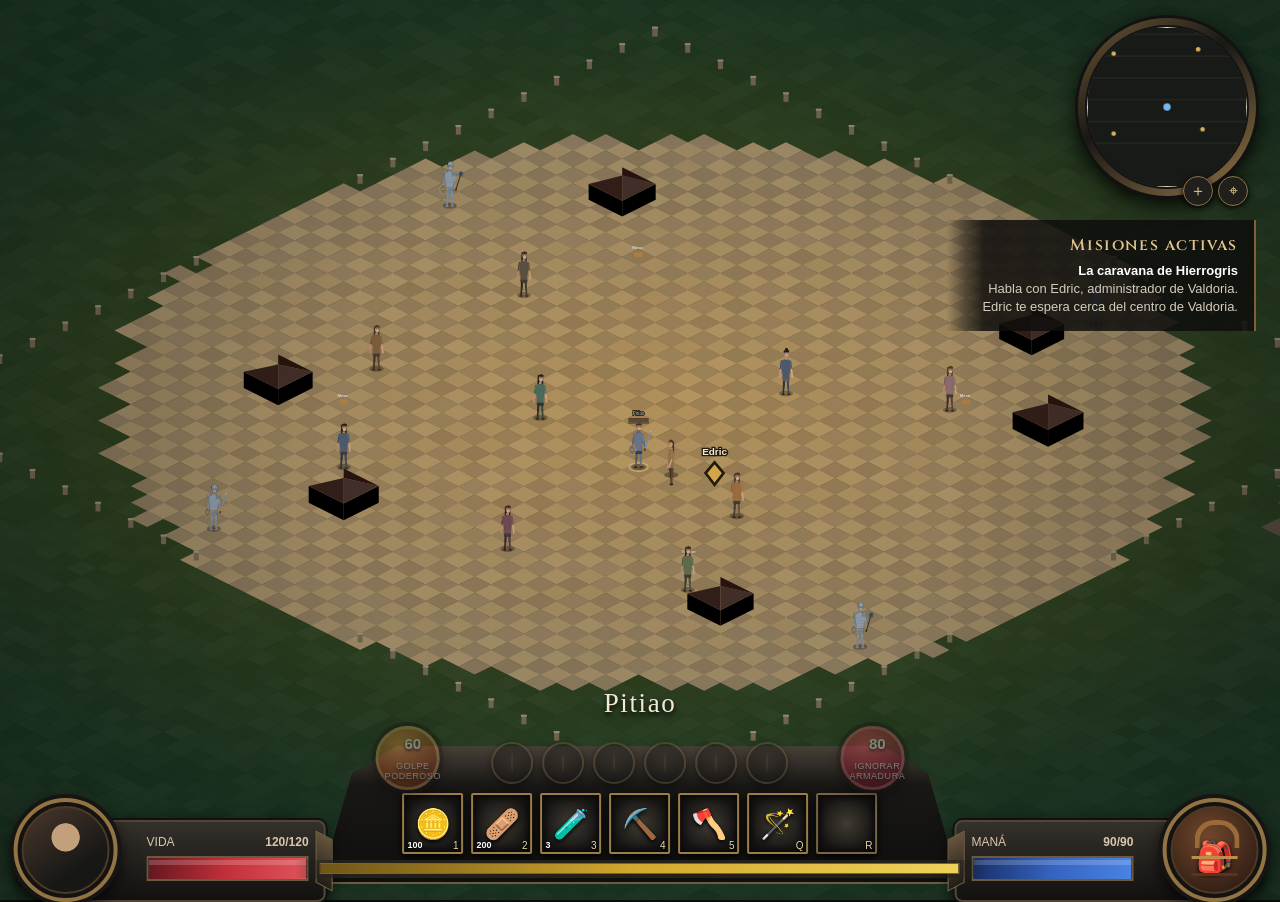
<file: index.html>
<!doctype html>
<html lang="es">
<head>
 <meta charset="utf-8" />
 <meta name="viewport" content="width=device-width,initial-scale=1,viewport-fit=cover,user-scalable=no" />
 <meta name="theme-color" content="#10100f" />
 <title>Proyecto Ultra · Core modular</title>
 <link rel="preconnect" href="https://fonts.googleapis.com" />
 <link rel="preconnect" href="https://fonts.gstatic.com" crossorigin />
 <link href="https://fonts.googleapis.com/css2?family=Cinzel:wght@500;600;700&family=Alegreya+Sans:wght@400;500;700&display=swap" rel="stylesheet" />
 <link rel="stylesheet" href="./css/base.css?v=732" />
 <link rel="stylesheet" href="./css/hud.css?v=744" />
 <link rel="stylesheet" href="./css/dialogs.css?v=728" />
</head>
<body>
 <main id="game-shell">
 <canvas id="game" aria-label="Proyecto Ultra"></canvas>
 <div id="error-box" hidden></div>

 <section class="minimap-wrap hud-layer" id="minimap-panel">
 <div class="minimap" id="minimap-face">
 <canvas id="minimap" width="176" height="176" style="width:100%;height:100%;border-radius:50%;position:absolute;inset:0;"></canvas>
 <span id="minimap-zone" hidden>Valdoria</span>
 </div>
 <div class="map-buttons">
 <button class="round-btn" id="zoom-in" type="button">＋</button>
 <button class="round-btn" id="zoom-reset" type="button">⌖<span id="zoom-value" hidden>100%</span></button>
 </div>
 <button id="minimap-toggle" type="button" hidden aria-label="Plegar minimapa">−</button>
</section>

<section class="quest hud-layer" id="quest-tracker">
 <h3>Misiones activas</h3>
 <p><strong id="quest-title">La caravana de Hierrogris</strong></p>
 <p id="quest-objective">Habla con Edric, administrador de Valdoria.</p>
 <p id="quest-hint">Busca el símbolo dorado dentro de la ciudad.</p>
 <i id="quest-progress-fill" hidden></i>
</section>

<div class="mode hud-layer" id="target-card">
 <span class="mode-dot"></span><strong id="player-state">Modo batalla</strong> · Objetivo: <span id="target-name">Bandido saqueador</span><span id="target-hp" hidden></span><span id="auto-status" hidden></span>
</div>
<div id="location-card" hidden><strong id="location-name">Valdoria</strong><span id="coords"></span></div>

<header id="hud-top" hidden></header>
<div id="joystick" hidden><div id="stick"></div></div>
<div id="specials" hidden></div>

<div id="cast-bar" hidden>
 <b id="cast-name"></b>
 <div class="cast-track"><i id="cast-fill"></i></div>
</div>
<div id="activity-bar" hidden aria-live="polite">
 <div class="activity-heading"><b id="activity-name">Acción</b><span id="activity-time"></span></div>
 <div class="activity-track"><i id="activity-fill"></i></div>
 <small id="activity-status"></small>
 <button id="activity-cancel" type="button">Cancelar</button>
</div>

<div id="player-status" hidden aria-label="Estadísticas del personaje">
 <button id="collapse-status" type="button">+</button>
 <div id="quick-stats"><span>FUE <b id="str-value">50</b></span><span>DES <b id="dex-value">50</b></span><span>INT <b id="int-value">20</b></span><span>⚖ <b id="weight-value">0/100</b></span><span>🪙 <b id="gold-value">0</b></span></div>
 <div id="quick-skills"></div>
 <div id="hud-skill-total">0</div>
</div>

<!-- Sin lugar todavía en el HUD: quedan ocultos hasta definir dónde van. -->
<button id="zoom-out" type="button" hidden>−</button>
<button id="cycle-target" type="button" hidden><span></span></button>
<button id="skills-btn" type="button" hidden>Habilidades</button>
<button id="craft-btn" type="button" hidden>Artesanía</button>
<button id="world-btn" type="button" hidden>Mapa</button>
<div id="camera-controls" hidden></div>

<section class="hud hud-layer" id="hud-bottom">
 <div class="resource left">
 <div class="portrait-wrap">
 <div class="portrait" id="portrait-skills-btn" role="button" tabindex="0" aria-label="Abrir habilidades"></div>
 <div class="hud-title" id="hud-title" hidden></div>
 </div>
 <div class="resource-label"><span>VIDA</span><span><b id="hp-text">120/120</b></span></div>
 <div class="big-bar life"><span id="hp-fill"></span><b></b></div>
 </div>

 <div class="center">
 <div class="player-name" id="player-name">Pitiao</div>
 <button class="milestone orange" id="special-60" disabled><span>60<small>skill</small></span></button>
 <button class="milestone red" id="special-80" disabled><span>80<small>skill</small></span></button>
 <div class="action-frame"></div>
 <div class="utility" aria-label="Habilidades de clase">
 <button class="util-btn empty-ability" type="button" aria-label="Ranura de habilidad vacía"></button>
 <button class="util-btn empty-ability" type="button" aria-label="Ranura de habilidad vacía"></button>
 <button class="util-btn empty-ability" type="button" aria-label="Ranura de habilidad vacía"></button>
 <button class="util-btn empty-ability" type="button" aria-label="Ranura de habilidad vacía"></button>
 <button class="util-btn empty-ability" type="button" aria-label="Ranura de habilidad vacía"></button>
 <button class="util-btn empty-ability" type="button" aria-label="Ranura de habilidad vacía"></button>
 </div>
 <div id="spell-strip" hidden></div>
 <div class="skills" aria-label="Equipables y consumibles">
 <button class="slot quick-slot" data-quick-index="0" data-tip="Espada equipada"><span class="icon">🗡️</span><span class="key">1</span></button>
 <button class="slot quick-slot" data-quick-index="1" data-tip="Escudo equipado"><span class="icon">🛡️</span><span class="key">2</span></button>
 <button class="slot quick-slot" data-quick-index="2" data-tip="Picota de minería"><span class="icon">⛏️</span><span class="key">3</span></button>
 <button class="slot quick-slot" data-quick-index="3" data-tip="Hacha equipada"><span class="icon">🪓</span><span class="key">4</span></button>
 <button class="slot quick-slot" id="heal-btn" data-quick-index="4" data-tip="Vendas"><span class="icon">🩹</span><span class="key">5</span></button>
 <button class="slot quick-slot" id="potion-btn" data-quick-index="5" data-tip="Pociones"><span class="icon">🧪</span><span class="key">Q</span><b id="potion-count" hidden>0</b></button>
 <button class="slot quick-slot" data-quick-index="6" data-tip="Ranura vacía"><span class="icon"></span><span class="key">R</span></button>
 </div>
 <button id="battle-btn" type="button" hidden>Paz/Batalla</button>
 <button id="attack-btn" type="button" hidden>Autoataque</button>
 <button id="use-btn" type="button" hidden>Usar</button>
 <div class="stamina-wrap" data-tip="Aguante"><div class="stamina"><span id="stam-fill"></span></div><b id="stam-text" hidden></b></div>
 </div>

 <div class="resource right">
 <div class="bag-wrap" id="inventory-bag-btn" role="button" tabindex="0" aria-label="Abrir inventario"><div class="bag"><div class="bag-icon">🎒</div></div></div>
 <div class="resource-label"><span>MANÁ</span><span><b id="mana-text">90/90</b></span></div>
 <div class="big-bar mana"><span id="mana-fill"></span><b></b></div>
 </div>
 </section>

 <div class="side-actions left"><button class="menu-btn" type="button">Chat</button><button class="menu-btn" type="button">Grupo</button></div>
 <div class="side-actions right"><button class="menu-btn" id="portrait-btn" type="button">Personaje</button></div>
 <div class="tooltip" id="tooltip"></div>

<div id="death-veil" hidden aria-live="assertive">
 <strong>Has muerto</strong>
 <span>Tus objetos quedaron en tu cadáver</span>
</div>

<aside id="toasts" aria-live="polite"></aside><aside id="level-notices" aria-live="polite"></aside>




 <dialog id="character-dialog" class="game-dialog wide">
 <header><h2>Ficha del personaje</h2><button data-close>✕</button></header>
 <div class="character-sheet">
 <section class="character-overview">
 <div class="character-avatar">IM</div>
 <div><h3 id="character-name">Pitiao</h3><p id="character-condition">Estado: Paz</p><p id="character-location">Valdoria</p></div>
 </section>
 <section class="character-grid">
 <div class="stat-card"><span>Fuerza</span><b id="sheet-str">50</b></div>
 <div class="stat-card"><span>Destreza</span><b id="sheet-dex">50</b></div>
 <div class="stat-card"><span>Inteligencia</span><b id="sheet-int">20</b></div>
 <div class="stat-card"><span>Armadura</span><b id="sheet-armor">0</b></div>
 <div class="stat-card"><span>Daño</span><b id="sheet-damage">0</b></div>
 <div class="stat-card"><span>Carga</span><b id="sheet-weight">0/100</b></div>
 <div class="stat-card"><span>Oro transportado</span><b id="sheet-gold">0</b></div>
 <div class="stat-card"><span>Total de skills</span><b id="sheet-skill-cap">0 / 700</b></div>
 </section>
 <section><h3>Habilidades dominantes</h3><div id="sheet-top-skills" class="sheet-skill-list"></div></section>
 <section><h3>Estado y efectos</h3><div id="sheet-effects" class="list-card">Sin efectos activos.</div></section>
 </div>
 </dialog>

 <dialog id="inventory-dialog" class="game-dialog inventory-window-dialog">
 <div class="inv-header">
 <div class="inv-tabs">
 <span class="active">PERSONAJE</span>
 </div>
 <button class="inv-close" data-close aria-label="Cerrar inventario">✕</button>
 </div>

 <div class="inv-upper">
 <div class="paperdoll-area">
 <div class="paperdoll-frame">
 <canvas id="paperdoll" width="260" height="440" aria-label="Personaje equipado" style="position:absolute;left:50%;top:50%;transform:translate(-50%,-48%);width:146px;height:292px;"></canvas>
 </div>
 <button class="pd-slot pd-head-slot" data-slot="head"><span class="pd-icon">🪖</span><small>CABEZA</small></button>
 <button class="pd-slot pd-collar-slot" data-slot="amulet"><span class="pd-icon">📿</span><small>COLLAR</small></button>
 <button class="pd-slot pd-neck-slot" data-slot="neck"><span class="pd-icon">🧣</span><small>CUELLO</small></button>
 <button class="pd-slot pd-chest-slot" data-slot="chest"><span class="pd-icon">🥋</span><small>PECHO</small></button>
 <button class="pd-slot pd-hands-slot" data-slot="gloves"><span class="pd-icon">🧤</span><small>MANOS</small></button>
 <button class="pd-slot pd-ring1-slot" data-slot="ring1"><span class="pd-icon">💍</span><small>ANILLO</small></button>
 <button class="pd-slot pd-legs-slot" data-slot="pants"><span class="pd-icon">👖</span><small>PIERNAS</small></button>
 <button class="pd-slot pd-feet-slot" data-slot="boots"><span class="pd-icon">🥾</span><small>PIES</small></button>
 <button class="pd-slot pd-back-slot" data-slot="cloak"><span class="pd-icon">🧣</span><small>CAPA</small></button>
 <button class="pd-slot pd-ring2-slot" data-slot="ring2"><span class="pd-icon">💍</span><small>ANILLO</small></button>
 <button class="pd-slot pd-tunic-slot" data-slot="robe"><span class="pd-icon">👘</span><small>TÚNICA</small></button>
 <button class="pd-slot pd-arms-slot" data-slot="arms"><span class="pd-icon">🦾</span><small>BRAZOS</small></button>
 <button class="pd-slot pd-main-slot" data-slot="weapon"><span class="pd-icon">🗡️</span><small>ARMA</small></button>
 <button class="pd-slot pd-off-slot" data-slot="shield"><span class="pd-icon">🛡️</span><small>SEC.</small></button>
 </div>

 <div class="character-stats">
 <div class="stats-top">
 <div class="stat-box"><span>DAÑO</span><strong id="pd-stat-damage">0</strong></div>
 <div class="stat-box"><span>ARMADURA</span><strong id="pd-stat-armor">0</strong></div>
 <div class="stat-box"><span>CARGA</span><strong id="pd-stat-weight">0/100</strong></div>
 </div>
 </div>
 </div>

 <div class="inventory-tabs">
 <button class="inventory-tab active" data-tab="inventario" type="button">INVENTARIO</button>
 </div>

 <div class="inventory-grid-wrap">
 <div class="inventory-grid" id="inventory-grid"></div>
 </div>

 <div class="inv-footer">
 <div><span class="gold" id="inv-gold">ORO: 0</span> &nbsp; · &nbsp; <span id="inv-space">0 / 40 ESPACIOS</span></div>
 <div class="inv-footer-actions">
 <button class="inv-small" id="sort-btn" type="button">ORDENAR</button>
 </div>
 </div>
 </dialog>

 <aside id="item-detail" class="item-detail-popup">Selecciona un objeto.</aside>

 <dialog id="skills-dialog" class="game-dialog wide">
 <header><h2>Habilidades</h2><button data-close>✕</button></header>
 <div class="skill-head"><b id="skill-total"></b><span>Máximo 100 por habilidad · máximo 700 en total. ↓ libera puntos gradualmente.</span></div>
 <div id="skills-list"></div>
 </dialog>

 <dialog id="craft-dialog" class="game-dialog wide">
 <header><h2>Artesanía y recolección</h2><button data-close>✕</button></header>
 <div class="craft-layout"><nav id="craft-tabs"></nav><section id="recipe-list"></section></div>
 </dialog>

 <dialog id="world-dialog" class="game-dialog wide">
 <header><h2>Mapa del mundo</h2><button data-close>✕</button></header>
 <div class="map-wrap"><canvas id="world-map" width="920" height="560"></canvas><div class="map-legend">● Pitiao &nbsp; ◆ Ciudad &nbsp; ▲ Mazmorra &nbsp; ◉ Recurso &nbsp; ━ Camino</div></div>
 <div id="map-info" class="map-info">Toca una ciudad o mazmorra para ver información.</div>
 </dialog>


 <dialog id="bank-dialog" class="game-dialog wide">
 <header><h2>Banco de cuenta</h2><button data-close>✕</button></header>
 <div class="bank-layout">
 <section><h3>Tu inventario</h3><div id="bank-inventory" class="bank-grid"></div></section>
 <section class="transfer-panel"><div id="bank-detail" class="selection-detail">Selecciona un objeto.</div><button id="bank-transfer-btn" disabled>Transferir</button></section>
 <section><h3>Objetos depositados</h3><div id="bank-storage" class="bank-grid"></div></section>
 </div>
 </dialog>

 <dialog id="vendor-dialog" class="game-dialog wide">
 <header><h2 id="vendor-title">Comerciante</h2><button data-close>✕</button></header>
 <div class="vendor-layout">
 <section><h3>Comprar</h3><div id="vendor-buy" class="vendor-grid"></div></section>
 <section class="transfer-panel"><div id="vendor-detail" class="selection-detail">Selecciona un objeto.</div><button id="vendor-action-btn" disabled>Comprar</button></section>
 <section><h3>Vender</h3><div id="vendor-sell" class="vendor-grid"></div></section>
 </div>
 </dialog>

 <dialog id="corpse-dialog" class="game-dialog">
 <header><h2>Cadáver</h2><button data-close>✕</button></header>
 <div class="loot-layout"><div id="corpse-items" class="item-grid"></div><aside id="corpse-detail" class="selection-detail">Selecciona un objeto para ver sus características.</aside></div>
 <div class="detail-actions"><button id="loot-all-btn">Recoger todo</button></div>
 </dialog>

 <dialog id="settings-dialog" class="game-dialog">
 <header><h2>Ajustes y controles</h2><button data-close>✕</button></header>
 <div class="settings-list">
 <p><b>PC:</b> clic derecho mover · clic izquierdo seleccionar/accionar · WASD/Flechas mover · Tab Paz/Batalla · Espacio autoataque · 1–5/Q/R barra rápida · E usar · Mochila: inventario · K skills · C crafting · M mapa · ESC menú.</p>
 <label><input id="sound-muted" type="checkbox" /> Silenciar sonidos</label>
 <label>Volumen <input id="sound-volume" type="range" min="0" max="100" value="65" /></label>
 <button id="save-btn">Guardar partida</button>
 <button id="load-btn">Cargar partida</button>
 <button id="export-save-btn">Exportar partida</button>
 <button id="import-save-btn">Importar partida</button>
 <input id="import-save-file" type="file" accept="application/json,.json" hidden />
 <div id="save-status" class="save-status">Guardado automático activo.</div>
 <div id="balance-summary" class="balance-summary">Estadísticas de recompensas: sin datos todavía.</div>
 <button id="reset-btn">Reiniciar partida</button>
 </div>
 </dialog>

 <dialog id="quest-dialog" class="game-dialog quest-dialog">
 <header><h2 id="quest-dialog-title">La caravana de Hierrogris</h2><button data-close>✕</button></header>
 <div id="quest-dialog-body" class="quest-dialog-body"></div>
 <div id="quest-dialog-actions" class="quest-dialog-actions"></div>
 </dialog>
 </main>

 <script src="./js/data/skills.js?v=1000"></script>
 <script src="./js/data/items.js?v=1000"></script>
 <script src="./js/data/equipment/extendedWeapons.js?v=1000"></script>
 <script src="./js/data/world.js?v=1000"></script>

 <script src="./js/core/state.js?v=1000"></script>
 <script src="./js/core/events/eventBus.js?v=1000"></script>
 <script src="./js/core/sound.js?v=1000"></script>

 <script src="./js/systems/inventory.js?v=1000"></script>
 <script src="./js/systems/equipment/equipmentRules.js?v=1000"></script>
 <script src="./js/systems/quickbar/quickbar.js?v=1000"></script>
 <script src="./js/systems/combat.js?v=1000"></script>
 <script src="./js/systems/magic.js?v=1000"></script>
 <script src="./js/systems/crafting.js?v=1000"></script>
 <script src="./js/systems/world-services.js?v=1000"></script>
 <script src="./js/systems/gathering/toolDurability.js?v=1000"></script>
 <script src="./js/systems/loot/extendedWeaponLoot.js?v=1000"></script>

 <script src="./js/core/input.js?v=1000"></script>
 <script src="./js/core/characterAdapter.js?v=1000"></script>
 <script src="./js/core/westerosRenderer.js?v=1000"></script>
 <script src="./js/core/render.js?v=1000"></script>

 <script src="./js/ui/ui.js?v=1000"></script>
 <script src="./js/ui/hud/quickbarView.js?v=1000"></script>
 <script src="./js/ui/inventory/inventoryViewIntegration.js?v=1000"></script>
 <script src="./js/ui/inventory/dragDrop.js?v=1000"></script>
 <script src="./js/ui/hud/hudBindings.js?v=1000"></script>

 <script src="./js/core/game.js?v=1000"></script>
 <script src="./js/legacy/systems/balance-v721.js?v=1000"></script>
 <script src="./js/legacy/systems/camera-v722.js?v=1000"></script>
 <script src="./js/legacy/systems/enhancements-v724.js?v=1000"></script>
 <script src="./js/legacy/systems/consolidation-v726.js?v=1000"></script>
 <script src="./js/legacy/systems/gameplay-v727.js?v=1000"></script>
 <script src="./js/legacy/systems/beasts-v729.js?v=1000"></script>
 <script src="./js/legacy/systems/quest-hierrogris.js?v=1000"></script>
 <script src="./js/legacy/systems/mobile-declutter-v732.js?v=1000"></script>
 <script src="./js/legacy/systems/npc-wander-v733.js?v=1000"></script>
 <script src="./js/legacy/systems/guard-combat-v736.js?v=1000"></script>
 <script src="./js/legacy/systems/enemy-casters-v740.js?v=1000"></script>
 <script src="./js/core/save/quickSlotPersistence.js?v=1000"></script>
 <script src="./js/app/bootstrap.js?v=1000"></script>
 <script>
const tooltip=document.getElementById('tooltip');
document.querySelectorAll('[data-tip]').forEach(el=>{el.addEventListener('mouseenter',()=>{tooltip.textContent=el.dataset.tip;tooltip.style.display='block'});el.addEventListener('mousemove',e=>{tooltip.style.left=e.clientX+14+'px';tooltip.style.top=e.clientY+14+'px'});el.addEventListener('mouseleave',()=>tooltip.style.display='none');el.addEventListener('click',()=>el.animate([{transform:'scale(1)'},{transform:'scale(.92)'},{transform:'scale(1)'}],{duration:170}))});
 </script>
</body>
</html>
</file>
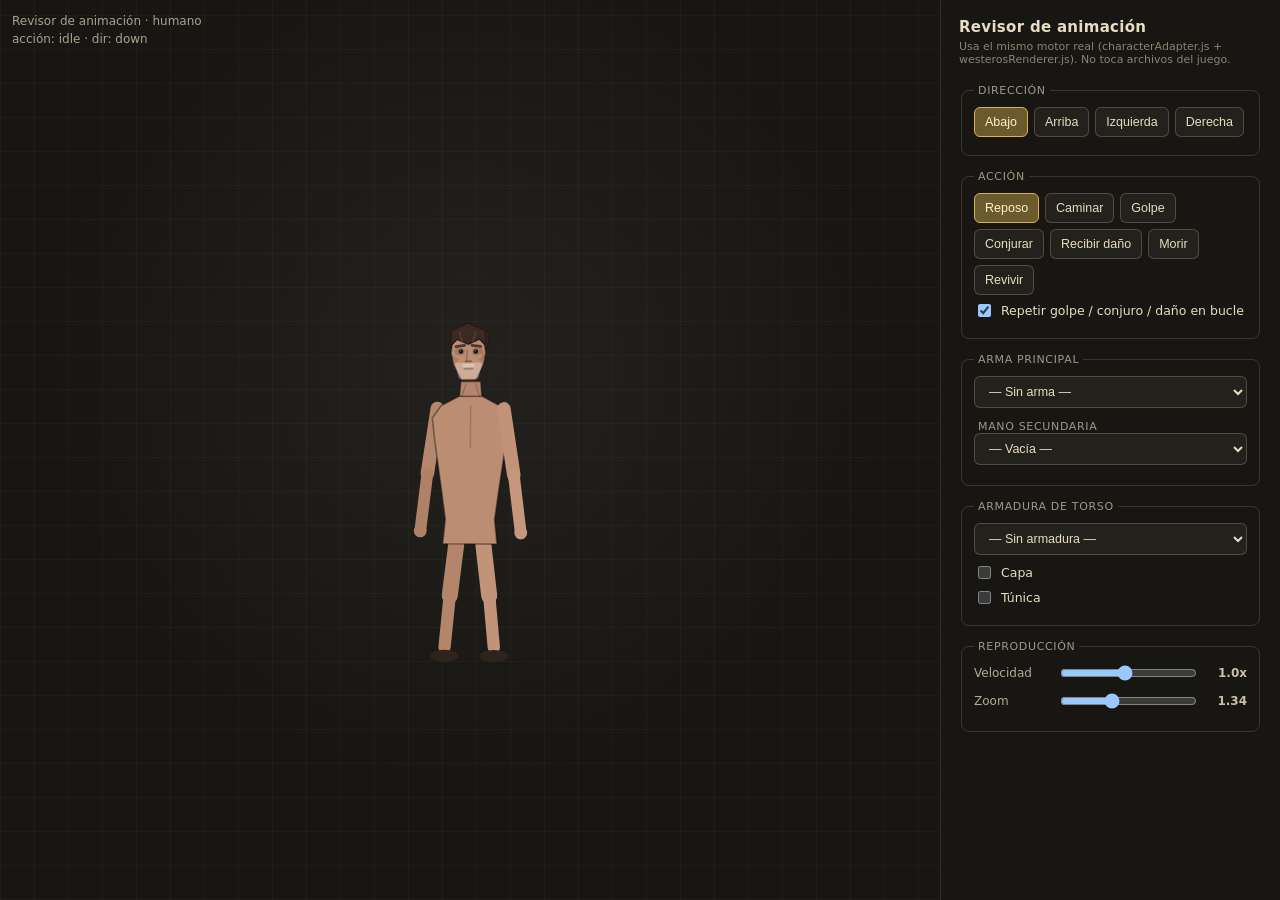
<file: herramientas/animacion-humano.html>
<!doctype html>
<html lang="es">
<head>
<meta charset="utf-8" />
<meta name="viewport" content="width=device-width,initial-scale=1" />
<title>Revisor de animación · Personaje humano</title>
<style>
  :root { color-scheme: dark; }
  * { box-sizing: border-box; }
  body {
    margin: 0;
    background: #10100f;
    color: #e7ddc2;
    font-family: 'Segoe UI', system-ui, sans-serif;
    display: flex;
    flex-wrap: wrap;
    min-height: 100vh;
  }
  #stage {
    flex: 1 1 520px;
    display: flex;
    align-items: center;
    justify-content: center;
    position: relative;
    min-height: 60vh;
    background:
      radial-gradient(circle at 50% 40%, rgba(255,255,255,.05), transparent 60%),
      repeating-linear-gradient(0deg, rgba(255,255,255,.03) 0 1px, transparent 1px 34px),
      repeating-linear-gradient(90deg, rgba(255,255,255,.03) 0 1px, transparent 1px 34px),
      #171612;
  }
  canvas { image-rendering: crisp-edges; }
  #hud {
    position: absolute;
    top: 12px;
    left: 12px;
    font-size: 12px;
    opacity: .7;
    line-height: 1.5;
  }
  #panel {
    flex: 0 0 340px;
    max-width: 100vw;
    padding: 18px;
    background: #171612;
    border-left: 1px solid rgba(231,221,194,.12);
    overflow-y: auto;
    max-height: 100vh;
  }
  h1 { font-size: 15px; margin: 0 0 4px; letter-spacing: .02em; }
  .sub { font-size: 11px; opacity: .55; margin-bottom: 18px; }
  fieldset {
    border: 1px solid rgba(231,221,194,.16);
    border-radius: 8px;
    margin-bottom: 14px;
    padding: 10px 12px 12px;
  }
  legend { font-size: 11px; text-transform: uppercase; letter-spacing: .06em; opacity: .65; padding: 0 4px; }
  .row { display: flex; flex-wrap: wrap; gap: 6px; margin-bottom: 6px; }
  button, select {
    background: #23211b;
    color: #e7ddc2;
    border: 1px solid rgba(231,221,194,.22);
    border-radius: 6px;
    padding: 7px 10px;
    font-size: 12.5px;
    cursor: pointer;
  }
  button:hover { background: #2d2a22; }
  button.active { background: #6b5a2c; border-color: #d7af5d; color: #fff0cf; }
  select { width: 100%; margin-bottom: 8px; }
  label.inline { display: flex; align-items: center; gap: 7px; font-size: 12.5px; margin-bottom: 6px; }
  input[type="range"] { flex: 1; }
  .slider-row { display: flex; align-items: center; gap: 8px; font-size: 12px; margin-bottom: 8px; }
  .slider-row span:first-child { width: 76px; opacity: .75; }
  .slider-row b { width: 40px; text-align: right; opacity: .85; }
</style>
</head>
<body>

<div id="stage">
  <div id="hud">Revisor de animación · humano<br><span id="hud-info"></span></div>
  <canvas id="preview" width="560" height="560"></canvas>
</div>

<div id="panel">
  <h1>Revisor de animación</h1>
  <div class="sub">Usa el mismo motor real (characterAdapter.js + westerosRenderer.js). No toca archivos del juego.</div>

  <fieldset>
    <legend>Dirección</legend>
    <div class="row" id="dir-buttons"></div>
  </fieldset>

  <fieldset>
    <legend>Acción</legend>
    <div class="row" id="action-buttons"></div>
    <label class="inline"><input type="checkbox" id="loop-toggle" checked /> Repetir golpe / conjuro / daño en bucle</label>
  </fieldset>

  <fieldset>
    <legend>Arma principal</legend>
    <select id="weapon-select"></select>
    <legend style="margin-top:4px">Mano secundaria</legend>
    <select id="offhand-select"></select>
  </fieldset>

  <fieldset>
    <legend>Armadura de torso</legend>
    <select id="chest-select"></select>
    <label class="inline"><input type="checkbox" id="cloak-toggle" /> Capa</label>
    <label class="inline"><input type="checkbox" id="robe-toggle" /> Túnica</label>
  </fieldset>

  <fieldset>
    <legend>Reproducción</legend>
    <div class="slider-row"><span>Velocidad</span><input type="range" id="speed" min="10" max="200" value="100" /><b id="speed-val">1.0x</b></div>
    <div class="slider-row"><span>Zoom</span><input type="range" id="zoom" min="40" max="300" value="134" /><b id="zoom-val">1.34</b></div>
  </fieldset>
</div>

<script>
/* ── js/core/state.js (incrustado, motor real del juego) ── */
(function (U) {
  // Cache de selectores: cada '#id' se resuelve una sola vez.
  // Si un nodo llegara a salir del DOM (isConnected=false), se vuelve a buscar solo.
  U.$ = (() => {
    const cache = new Map();
    return s => {
      let el = cache.get(s);
      if (el === undefined || (el && !el.isConnected)) {
        el = document.querySelector(s);
        cache.set(s, el);
      }
      return el;
    };
  })();
  U.$$ = s => [...document.querySelectorAll(s)];
  // Cada cuanto se refresca el HUD (12 veces por segundo en vez de 60).
  U.HUD_INTERVAL = 1 / 12;
  U.hudClock = 0;
  U.RESPAWN_MS = 240000; // 4 min para que reaparezca un enemigo
  U.INV_SLOTS = 40; // casillas de inventario del jugador
  U.CAST_SLOW = 0.4; // al canalizar te mueves al 40% de tu velocidad
  U.DEATH_HOLD = 1.8; // segundos que dura la muerte antes de reaparecer
  U.CAST_INTERRUPT_ON_HIT = false; // ponlo en true si quieres que el dano corte el conjuro
  U.clamp = (v, a, b) => Math.max(a, Math.min(b, v));
  U.dist = (a, b) => Math.hypot(a.x - b.x, a.y - b.y);
  U.rnd = (a, b) => a + Math.random() * (b - a);
  U.pick = a => a[Math.floor(Math.random() * a.length)];
  U.state = {
    battle: false,
    autoAttack: false,
    selectedSpell: null,
    safeZone: true,
    contextAction: 'use',
    time: 0,
    day: 0.35,
    messages: [],
    corpses: [],
    projectiles: [],
    effects: [],
    houses: [{ city: 'Valdoria', owned: true, chests: 2, shop: true }],
    bank: [],
    vendor: null,
    currentCorpse: null,
    selectedVendor: null,
    selectedBank: null,
    titles: [],
  };
  U.player = {
    name: 'Pitiao',
    str: 50,
    dex: 50,
    int: 20,
    statProgress: { str: 0, dex: 0, int: 0 },
    maxWeight: 100,
    x: 2,
    y: 3,
    z: 0,
    vx: 0,
    vy: 0,
    speed: 5.4,
    hp: 120,
    maxHp: 120,
    mana: 90,
    maxMana: 90,
    stam: 100,
    maxStam: 100,
    dead: false,
    respawn: { x: 1, y: 1, name: 'Centro de Valdoria' },
    target: null,
    attackCd: 0,
    spellCd: 0,
    healCd: 0,
    bandaging: null,
    recoveryBoost: 0,
    knownSpells: [],
    favoriteSpells: [],
    gold: 100,
    inventory: [],
    equipment: {},
    skills: {},
    skillLocks: {},
    newbie: true,
    playTime: 0,
    anim: 0,
    attackAnim: 0,
    hitAnim: 0,
    deathAnim: 0,
    facing: 'down',
  };
  for (const cat in U.SKILLS)
    for (const s of U.SKILLS[cat]) {
      U.player.skills[s] = ['Espada', 'Magia', 'Curar', 'Tácticas', 'Bloquear'].includes(s) ? 20 : 0;
      U.player.skillLocks[s] = 'up';
    }
  U.camera = { x: 0, y: 0 };
  U.input = { keys: {}, jx: 0, jy: 0 };
  U.npcs = [];
  U.enemies = [];
  U.toast = function (msg) {
    const n = document.createElement('div');
    n.className = 'toast';
    n.textContent = msg;
    U.$('#toasts').append(n);
    setTimeout(() => n.remove(), 2900);
  };
  U.SKILL_CAP = 100;
  U.SKILL_TOTAL_CAP = 700;
  U.raiseSkill = function (name, amt) {
    if (U.player.skillLocks[name] !== 'up') return;
    const old = U.player.skills[name] || 0,
      total = Object.values(U.player.skills).reduce((sum, value) => sum + value, 0),
      room = Math.max(0, U.SKILL_TOTAL_CAP - total),
      next = Math.min(U.SKILL_CAP, old + Math.min(amt, room));
    if (next <= old) return;
    U.player.skills[name] = next;
    const oldInt = Math.floor(old),
      newInt = Math.floor(next);
    if (newInt > oldInt) {
      U.skillNotice(name, newInt, true);
      const ix = (U.titleThresholds || []).indexOf(newInt);
      if (ix >= 0) {
        const rank =
          (U.titleRanks[name] || [])[ix] ||
          [
            'el Aprendiz',
            'el Practicante',
            'el Experto',
            'el Veterano',
            'el Maestro',
            'el Gran Maestro',
            'la Leyenda',
          ][ix];
        const title = `${rank} ${U.player.name}`;
        if (!U.state.titles.includes(title)) U.state.titles.push(title);
        U.toast(`Nuevo título: ${title}`);
      }
    } else U.skillNotice(name, next, false);
  };
  U.skillNotice = function (name, value, major) {
    const host = U.$('#level-notices');
    if (!host) return;
    const n = document.createElement('div');
    n.className = 'skill-notice ' + (major ? 'major' : 'minor');
    n.innerHTML = major
      ? `<b>${name} ${Math.floor(value)}</b><span>¡Nuevo nivel!</span>`
      : `<span>${name} +${value.toFixed(1)}</span>`;
    host.append(n);
    setTimeout(() => n.remove(), major ? 2600 : 1300);
  };
  U.raiseStat = function (stat, amount) {
    const labels = { str: 'Fuerza', dex: 'Destreza', int: 'Inteligencia' },
      p = U.player;
    p.statProgress = p.statProgress || { str: 0, dex: 0, int: 0 };
    if (!labels[stat] || p[stat] >= 150 || p.str + p.dex + p.int >= 700) return;
    p.statProgress[stat] = (p.statProgress[stat] || 0) + amount;
    if (p.statProgress[stat] + 1e-9 < 1) return;
    p.statProgress[stat] -= 1;
    p[stat] = Math.min(150, p[stat] + 1);
    const host = U.$('#level-notices');
    if (host) {
      const n = document.createElement('div');
      n.className = 'skill-notice major';
      n.innerHTML = `<b>¡${labels[stat]} subió a ${p[stat]}!</b><span>Atributo mejorado por práctica</span>`;
      host.append(n);
      setTimeout(() => n.remove(), 2800);
    }
    U.ui?.refreshHUD?.();
  };
})((window.Ultra = window.Ultra || {}));

</script>
<script>
/* ── js/data/items.js (incrustado, motor real del juego) ── */
(function (U) {
  U.itemDefs = {
    gold: {
      name: 'Oro',
      icon: '🪙',
      stack: true,
      type: 'currency',
      desc: 'Moneda transportada. Al morir queda en tu cadáver.',
    },
    bandage: {
      name: 'Venda',
      icon: '🩹',
      stack: true,
      type: 'consumable',
      desc: 'Detiene sangrados y recupera vida con la habilidad Curar.',
    },
    potion: {
      name: 'Poción de vida',
      icon: '🧪',
      stack: true,
      type: 'consumable',
      desc: 'Recupera vida de forma inmediata.',
    },
    manaPotion: { name: 'Poción de maná', icon: '🔷', stack: true, type: 'consumable' },
    ironOre: { name: 'Mena de hierro', icon: '🪨', stack: true, type: 'resource' },
    copperOre: { name: 'Mena de cobre', icon: '🟠', stack: true, type: 'resource' },
    mithrilOre: {
      name: 'Mena de mithril',
      icon: '🟣',
      stack: true,
      type: 'resource',
      desc: 'Mineral excepcional de vetas profundas.',
    },
    coal: { name: 'Carbón mineral', icon: '⚫', stack: true, type: 'resource' },
    ironIngot: { name: 'Lingote de hierro', icon: '▰', stack: true, type: 'resource' },
    copperIngot: { name: 'Lingote de cobre', icon: '🟧', stack: true, type: 'resource' },
    mithrilIngot: { name: 'Lingote de mithril', icon: '▰', stack: true, type: 'resource' },
    wood: { name: 'Madera', icon: '🪵', stack: true, type: 'resource' },
    fish: { name: 'Pescado', icon: '🐟', stack: true, type: 'resource' },
    herb: { name: 'Hierba medicinal', icon: '🌿', stack: true, type: 'resource' },
    trollHide: { name: 'Piel de troll', icon: '🟫', stack: true, type: 'resource' },
    trollLeather: { name: 'Cuero de troll', icon: '🟤', stack: true, type: 'resource' },
    boarHide: {
      name: 'Piel de jabalí',
      icon: '🟫',
      stack: true,
      type: 'resource',
      desc: 'Piel resistente obtenida de jabalíes salvajes.',
    },
    bearLeather: {
      name: 'Cuero de oso',
      icon: '🟤',
      stack: true,
      type: 'resource',
      desc: 'Cuero grueso adecuado para protección pesada.',
    },
    spiderSilk: {
      name: 'Seda de araña',
      icon: '🕸️',
      stack: true,
      type: 'resource',
      desc: 'Fibra flexible utilizada en prendas de exploración.',
    },
    boneShard: {
      name: 'Fragmento de hueso',
      icon: '🦴',
      stack: true,
      type: 'resource',
      desc: 'Recurso hallado en el Cementerio de los Susurros.',
    },
    arrow: { name: 'Flecha', icon: '➶', stack: true, type: 'ammo' },
    contract110: { name: 'Contrato mágico 110', icon: '📜', stack: false, type: 'contract' },
    contract115: { name: 'Contrato mágico 115', icon: '📜', stack: false, type: 'contract' },
    contract120: { name: 'Contrato mágico 120', icon: '📜', stack: false, type: 'contract' },
    ironSword: {
      name: 'Espada de hierro',
      desc: 'Espada versátil de una mano. Escala principalmente con Fuerza.',
      material: 'Hierro',
      quality: 'Común',
      durability: 100,
      icon: '🗡️',
      type: 'weapon',
      slot: 'weapon',
      skill: 'Espada',
      damage: 14,
      value: 120,
      insurable: true,
    },
    greatSword: {
      name: 'Espadón',
      desc: 'Espada pesada de dos manos con gran daño y alcance.',
      material: 'Hierro',
      quality: 'Común',
      durability: 100,
      icon: '⚔️',
      type: 'weapon',
      slot: 'weapon',
      skill: 'Espada',
      damage: 22,
      twoHand: true,
      value: 260,
      insurable: true,
    },
    spear: {
      name: 'Lanza corta',
      desc: 'Arma de Esgrima compatible con escudo. Escala con Destreza.',
      material: 'Hierro',
      quality: 'Común',
      durability: 100,
      icon: '🔱',
      type: 'weapon',
      slot: 'weapon',
      skill: 'Esgrima',
      damage: 16,
      value: 170,
      insurable: true,
    },
    bow: {
      name: 'Arco corto',
      desc: 'Arco de dos manos, móvil y rápido; menos eficaz a distancia cuerpo a cuerpo.',
      material: 'Madera',
      quality: 'Común',
      durability: 100,
      icon: '🏹',
      type: 'weapon',
      slot: 'weapon',
      skill: 'Arco',
      damage: 13,
      ranged: true,
      twoHand: true,
      value: 190,
      insurable: true,
    },
    mace: {
      name: 'Maza',
      desc: 'Arma contundente eficaz contra guardia y armaduras.',
      material: 'Hierro',
      quality: 'Común',
      durability: 100,
      icon: '🔨',
      type: 'weapon',
      slot: 'weapon',
      skill: 'Armas contundentes',
      damage: 18,
      value: 180,
      insurable: true,
    },
    gauntlets: {
      name: 'Guanteletes de combate',
      desc: 'Arma de puño para Pelea. Favorece velocidad, combos y bloqueos cortos.',
      material: 'Hierro y cuero',
      quality: 'Común',
      durability: 100,
      icon: '🥊',
      type: 'weapon',
      slot: 'weapon',
      skill: 'Pelea',
      damage: 12,
      value: 160,
      insurable: true,
    },
    shield: {
      name: 'Escudo reforzado',
      desc: 'Escudo de una mano. Mejora bloqueo y protección contra proyectiles.',
      material: 'Hierro',
      quality: 'Común',
      durability: 120,
      icon: '🛡️',
      type: 'armor',
      slot: 'shield',
      armor: 9,
      value: 150,
      insurable: true,
    },
    ironChest: {
      name: 'Pechera de hierro',
      desc: 'Armadura pesada de hierro con buena defensa física.',
      material: 'Hierro',
      quality: 'Común',
      durability: 140,
      icon: '🥋',
      type: 'armor',
      visualLayer: 'armor',
      slot: 'chest',
      armor: 12,
      value: 210,
      insurable: true,
    },
    leatherChest: {
      name: 'Pechera de cuero',
      desc: 'Armadura ligera que permite mayor movilidad.',
      material: 'Cuero',
      quality: 'Común',
      durability: 90,
      icon: '🦺',
      type: 'armor',
      visualLayer: 'armor',
      slot: 'chest',
      armor: 6,
      value: 100,
      insurable: true,
    },
    helmet: {
      name: 'Casco de hierro',
      desc: 'Protección básica para la cabeza.',
      material: 'Hierro',
      quality: 'Común',
      durability: 110,
      icon: '⛑️',
      type: 'armor',
      visualLayer: 'armor',
      slot: 'head',
      armor: 5,
      value: 80,
      insurable: true,
    },
    boots: {
      name: 'Botas de cuero',
      desc: 'Botas flexibles para exploración y combate.',
      material: 'Cuero',
      quality: 'Común',
      durability: 80,
      icon: '🥾',
      type: 'armor',
      visualLayer: 'armor',
      slot: 'boots',
      armor: 3,
      value: 65,
      insurable: true,
    },
    ringLife: {
      name: 'Anillo de vitalidad',
      desc: 'Prenda encantada que aumenta la vitalidad.',
      material: 'Oro',
      quality: 'Raro',
      durability: 100,
      icon: '💍',
      type: 'jewelry',
      slot: 'ring1',
      bonus: 'Vida +15',
      value: 500,
      insurable: true,
    },
    cloak: {
      name: 'Capa oscura',
      desc: 'Capa de tela oscura con protección ligera.',
      material: 'Tela',
      quality: 'Común',
      durability: 70,
      icon: '🧥',
      type: 'armor',
      slot: 'cloak',
      armor: 2,
      value: 130,
      insurable: true,
    },
    chestSmall: { name: 'Cofre pequeño', icon: '🧰', type: 'furniture', value: 180 },
    decorBanner: { name: 'Estandarte antiguo', icon: '🚩', type: 'decor', value: 220 },
  };
  Object.assign(U.itemDefs, {
    clothCap: {
      name: 'Gorro de viajero',
      desc: 'Parte del set completo de ropa inicial.',
      material: 'Tela',
      quality: 'Común',
      durability: 55,
      icon: '🧢',
      type: 'clothing',
      visualLayer: 'clothing',
      slot: 'head',
      value: 18,
    },
    clothNeck: {
      name: 'Pañuelo de viajero',
      desc: 'Parte del set completo de ropa inicial.',
      material: 'Tela',
      quality: 'Común',
      durability: 50,
      icon: '🧣',
      type: 'clothing',
      visualLayer: 'clothing',
      slot: 'neck',
      value: 14,
    },
    clothShirt: {
      name: 'Camisa de viajero',
      desc: 'Parte del set completo de ropa inicial.',
      material: 'Tela',
      quality: 'Común',
      durability: 65,
      icon: '👕',
      type: 'clothing',
      visualLayer: 'clothing',
      slot: 'chest',
      value: 24,
    },
    clothSleeves: {
      name: 'Mangas de viajero',
      desc: 'Parte del set completo de ropa inicial.',
      material: 'Tela',
      quality: 'Común',
      durability: 55,
      icon: '🧶',
      type: 'clothing',
      visualLayer: 'clothing',
      slot: 'arms',
      value: 16,
    },
    clothGloves: {
      name: 'Guantes de tela',
      desc: 'Parte del set completo de ropa inicial.',
      material: 'Tela',
      quality: 'Común',
      durability: 45,
      icon: '🧤',
      type: 'clothing',
      visualLayer: 'clothing',
      slot: 'gloves',
      value: 12,
    },
    clothPants: {
      name: 'Pantalones de viajero',
      desc: 'Parte del set completo de ropa inicial.',
      material: 'Tela',
      quality: 'Común',
      durability: 65,
      icon: '👖',
      type: 'clothing',
      visualLayer: 'clothing',
      slot: 'pants',
      value: 24,
    },
    clothBoots: {
      name: 'Botas de viaje',
      desc: 'Parte del set completo de ropa inicial.',
      material: 'Cuero y tela',
      quality: 'Común',
      durability: 70,
      icon: '🥾',
      type: 'clothing',
      visualLayer: 'clothing',
      slot: 'boots',
      value: 28,
    },
    ironHelmet: {
      name: 'Casco de hierro',
      desc: 'Parte del set completo de armadura inicial.',
      material: 'Hierro',
      quality: 'Común',
      durability: 110,
      icon: '⛑️',
      type: 'armor',
      visualLayer: 'armor',
      slot: 'head',
      armor: 5,
      value: 80,
      insurable: true,
    },
    ironNeck: {
      name: 'Gorjal de hierro',
      desc: 'Parte del set completo de armadura inicial.',
      material: 'Hierro',
      quality: 'Común',
      durability: 100,
      icon: '📿',
      type: 'armor',
      visualLayer: 'armor',
      slot: 'neck',
      armor: 3,
      value: 60,
      insurable: true,
    },
    ironChest: { ...U.itemDefs.ironChest, visualLayer: 'armor' },
    ironArms: {
      name: 'Brazales de hierro',
      desc: 'Parte del set completo de armadura inicial.',
      material: 'Hierro',
      quality: 'Común',
      durability: 110,
      icon: '🦾',
      type: 'armor',
      visualLayer: 'armor',
      slot: 'arms',
      armor: 6,
      value: 95,
      insurable: true,
    },
    ironGloves: {
      name: 'Guantes de hierro',
      desc: 'Parte del set completo de armadura inicial.',
      material: 'Hierro',
      quality: 'Común',
      durability: 95,
      icon: '🧤',
      type: 'armor',
      visualLayer: 'armor',
      slot: 'gloves',
      armor: 4,
      value: 70,
      insurable: true,
    },
    ironLegs: {
      name: 'Grebas de hierro',
      desc: 'Parte del set completo de armadura inicial.',
      material: 'Hierro',
      quality: 'Común',
      durability: 125,
      icon: '🩳',
      type: 'armor',
      visualLayer: 'armor',
      slot: 'pants',
      armor: 9,
      value: 150,
      insurable: true,
    },
    ironBoots: {
      name: 'Botas de hierro',
      desc: 'Parte del set completo de armadura inicial.',
      material: 'Hierro',
      quality: 'Común',
      durability: 110,
      icon: '🥾',
      type: 'armor',
      visualLayer: 'armor',
      slot: 'boots',
      armor: 5,
      value: 90,
      insurable: true,
    },
    leatherChest: { ...U.itemDefs.leatherChest, visualLayer: 'armor' },
    helmet: { ...U.itemDefs.helmet, visualLayer: 'armor' },
    boots: { ...U.itemDefs.boots, visualLayer: 'armor' },
    robe: {
      name: 'Túnica de viajero',
      desc: 'Túnica larga para probarla junto al resto del equipo.',
      material: 'Tela',
      quality: 'Común',
      durability: 70,
      icon: '🥻',
      type: 'clothing',
      slot: 'robe',
      value: 95,
    },
    leatherHelmet: {
      name: 'Capucha de cuero',
      desc: 'Protección ligera de cuero curtido.',
      material: 'Cuero',
      quality: 'Común',
      durability: 75,
      icon: '🪖',
      type: 'armor',
      visualLayer: 'armor',
      slot: 'head',
      armor: 3,
      value: 55,
      insurable: true,
    },
    leatherNeck: {
      name: 'Cuello de cuero',
      desc: 'Protección flexible para cuello y hombros.',
      material: 'Cuero',
      quality: 'Común',
      durability: 70,
      icon: '📿',
      type: 'armor',
      visualLayer: 'armor',
      slot: 'neck',
      armor: 2,
      value: 42,
      insurable: true,
    },
    leatherArms: {
      name: 'Brazales de cuero',
      desc: 'Brazales ligeros de cuero curtido.',
      material: 'Cuero',
      quality: 'Común',
      durability: 78,
      icon: '🦾',
      type: 'armor',
      visualLayer: 'armor',
      slot: 'arms',
      armor: 3,
      value: 62,
      insurable: true,
    },
    leatherGloves: {
      name: 'Guantes de cuero',
      desc: 'Guantes flexibles para combate y viaje.',
      material: 'Cuero',
      quality: 'Común',
      durability: 68,
      icon: '🧤',
      type: 'armor',
      visualLayer: 'armor',
      slot: 'gloves',
      armor: 2,
      value: 46,
      insurable: true,
    },
    leatherLegs: {
      name: 'Pantalones de cuero',
      desc: 'Protección ligera para las piernas.',
      material: 'Cuero',
      quality: 'Común',
      durability: 82,
      icon: '🩳',
      type: 'armor',
      visualLayer: 'armor',
      slot: 'pants',
      armor: 4,
      value: 76,
      insurable: true,
    },
    leatherBoots: {
      name: 'Botas de cuero reforzado',
      desc: 'Botas ligeras de cuero curtido.',
      material: 'Cuero',
      quality: 'Común',
      durability: 78,
      icon: '🥾',
      type: 'armor',
      visualLayer: 'armor',
      slot: 'boots',
      armor: 3,
      value: 58,
      insurable: true,
    },
    copperChest: {
      name: 'Pechera de cobre',
      desc: 'Armadura de cobre, reconocible por su tono marrón rojizo.',
      material: 'Cobre',
      quality: 'Común',
      durability: 105,
      icon: '🥋',
      type: 'armor',
      visualLayer: 'armor',
      slot: 'chest',
      armor: 8,
      value: 145,
      insurable: true,
    },
    goldChest: {
      name: 'Pechera dorada',
      desc: 'Armadura amarilla de oro ceremonial reforzado.',
      material: 'Oro',
      quality: 'Raro',
      durability: 125,
      icon: '🥋',
      type: 'armor',
      visualLayer: 'armor',
      slot: 'chest',
      armor: 14,
      value: 620,
      insurable: true,
    },
    mithrilChest: {
      name: 'Pechera de mithril',
      desc: 'Armadura morada de mithril, ligera y excepcionalmente resistente.',
      material: 'Mithril',
      quality: 'Épico',
      durability: 190,
      icon: '🥋',
      type: 'armor',
      visualLayer: 'armor',
      slot: 'chest',
      armor: 20,
      value: 1400,
      insurable: true,
    },
    copperSword: {
      name: 'Espada de cobre',
      desc: 'Espada inicial de tono cobrizo.',
      material: 'Cobre',
      quality: 'Común',
      durability: 75,
      icon: '🗡️',
      type: 'weapon',
      slot: 'weapon',
      skill: 'Espada',
      damage: 10,
      value: 75,
      insurable: true,
    },
    goldSword: {
      name: 'Espada dorada',
      desc: 'Hoja amarilla de gran calidad y poder.',
      material: 'Oro',
      quality: 'Raro',
      durability: 120,
      icon: '🗡️',
      type: 'weapon',
      slot: 'weapon',
      skill: 'Espada',
      damage: 20,
      value: 680,
      insurable: true,
    },
    mithrilSword: {
      name: 'Espada de mithril',
      desc: 'Hoja morada de altísimo poder.',
      material: 'Mithril',
      quality: 'Épico',
      durability: 190,
      icon: '🗡️',
      type: 'weapon',
      slot: 'weapon',
      skill: 'Espada',
      damage: 28,
      value: 1550,
      insurable: true,
    },
    cloakBrown: {
      name: 'Capa de viaje',
      desc: 'Capa marrón resistente para camino.',
      material: 'Tela',
      quality: 'Común',
      durability: 65,
      icon: '🧥',
      type: 'clothing',
      slot: 'cloak',
      armor: 1,
      value: 75,
    },
    cloakBlue: {
      name: 'Capa del erudito',
      desc: 'Capa azul de confección fina.',
      material: 'Tela',
      quality: 'Poco común',
      durability: 80,
      icon: '🧥',
      type: 'clothing',
      slot: 'cloak',
      armor: 2,
      value: 165,
    },
    robeRed: {
      name: 'Túnica carmesí',
      desc: 'Túnica larga de tela carmesí.',
      material: 'Tela',
      quality: 'Poco común',
      durability: 80,
      icon: '🥻',
      type: 'clothing',
      slot: 'robe',
      value: 140,
    },
    robePurple: {
      name: 'Túnica arcana',
      desc: 'Túnica morada para practicantes de magia.',
      material: 'Tela',
      quality: 'Raro',
      durability: 95,
      icon: '🥻',
      type: 'clothing',
      slot: 'robe',
      value: 320,
    },
    spellbook: {
      name: 'Grimorio vacío',
      desc: 'Permite copiar pergaminos y equipar hasta seis hechizos favoritos.',
      material: 'Pergamino',
      quality: 'Poco común',
      durability: 100,
      icon: '📕',
      type: 'spellbook',
      slot: 'shield',
      value: 240,
      insurable: true,
    },
    scrollSpark: {
      name: 'Pergamino: Chispa',
      desc: 'Hechizo inicial. Requiere Magia 0.',
      material: 'Pergamino',
      quality: 'Común',
      icon: '📜',
      type: 'scroll',
      spell: 'spark',
      value: 50,
    },
    scrollMend: {
      name: 'Pergamino: Remiendo vital',
      desc: 'Requiere Magia 5.',
      material: 'Pergamino',
      quality: 'Común',
      icon: '📜',
      type: 'scroll',
      spell: 'mend',
      value: 70,
    },
    scrollFire: {
      name: 'Pergamino: Bola de fuego',
      desc: 'Añade Bola de fuego al grimorio.',
      material: 'Pergamino',
      quality: 'Común',
      icon: '📜',
      type: 'scroll',
      spell: 'fireball',
      value: 90,
    },
    scrollIce: {
      name: 'Pergamino: Aguja de hielo',
      desc: 'Añade Aguja de hielo al grimorio.',
      material: 'Pergamino',
      quality: 'Común',
      icon: '📜',
      type: 'scroll',
      spell: 'ice',
      value: 105,
    },
    scrollLightning: {
      name: 'Pergamino: Rayo',
      desc: 'Añade Rayo al grimorio.',
      material: 'Pergamino',
      quality: 'Poco común',
      icon: '📜',
      type: 'scroll',
      spell: 'lightning',
      value: 175,
    },
    scrollCurse: {
      name: 'Pergamino: Maldición',
      desc: 'Añade Maldición al grimorio.',
      material: 'Pergamino',
      quality: 'Raro',
      icon: '📜',
      type: 'scroll',
      spell: 'curse',
      value: 260,
    },
    scrollHeal: {
      name: 'Pergamino: Luz vital',
      desc: 'Añade Luz vital al grimorio.',
      material: 'Pergamino',
      quality: 'Poco común',
      icon: '📜',
      type: 'scroll',
      spell: 'heal',
      value: 190,
    },
    scrollGrave: {
      name: 'Pergamino: Sello funerario',
      desc: 'Scroll exclusivo de la Cripta del Eco.',
      material: 'Pergamino',
      quality: 'Raro',
      icon: '📜',
      type: 'scroll',
      spell: 'curse',
      value: 420,
    },
    scrollWard: {
      name: 'Pergamino: Guarda arcana',
      desc: 'Requiere Magia 30.',
      material: 'Pergamino',
      quality: 'Poco común',
      icon: '📜',
      type: 'scroll',
      spell: 'ward',
      value: 150,
    },
    scrollFrost: {
      name: 'Pergamino: Nova de escarcha',
      desc: 'Requiere Magia 50.',
      material: 'Pergamino',
      quality: 'Raro',
      icon: '📜',
      type: 'scroll',
      spell: 'frost',
      value: 240,
    },
    scrollMeteor: {
      name: 'Pergamino: Fragmento celeste',
      desc: 'Requiere Magia 80.',
      material: 'Pergamino',
      quality: 'Épico',
      icon: '📜',
      type: 'scroll',
      spell: 'meteor',
      value: 520,
    },
    scrollDrain: {
      name: 'Pergamino: Drenaje del Velo',
      desc: 'Requiere Magia 90.',
      material: 'Pergamino',
      quality: 'Épico',
      icon: '📜',
      type: 'scroll',
      spell: 'drain',
      value: 680,
    },
    scrollStorm: {
      name: 'Pergamino: Tormenta arcana',
      desc: 'Requiere Magia 100.',
      material: 'Pergamino',
      quality: 'Legendario',
      icon: '📜',
      type: 'scroll',
      spell: 'storm',
      value: 980,
    },
    boneChest: {
      name: 'Pechera de hueso',
      desc: 'Armadura ligera ensamblada con placas óseas.',
      material: 'Hueso',
      quality: 'Raro',
      durability: 120,
      icon: '🥋',
      type: 'armor',
      visualLayer: 'armor',
      slot: 'chest',
      armor: 13,
      value: 480,
      insurable: true,
    },
    blackIronSword: {
      name: 'Espada de hierro ennegrecido',
      desc: 'Hoja de la Cripta con forma y tono propios.',
      material: 'Hierro ennegrecido',
      quality: 'Raro',
      durability: 145,
      icon: '🗡️',
      type: 'weapon',
      slot: 'weapon',
      skill: 'Espada',
      damage: 21,
      value: 560,
      insurable: true,
    },
    amuletFocus: {
      name: 'Amuleto de concentración',
      desc: 'Joya que estabiliza el flujo de maná.',
      material: 'Plata',
      quality: 'Poco común',
      durability: 90,
      icon: '📿',
      type: 'jewelry',
      slot: 'amulet',
      value: 360,
      insurable: true,
      bonuses: { maxMana: 12, manaRegen: 8, magicPower: 4 },
    },
    ringMana: {
      name: 'Anillo del cauce arcano',
      desc: 'Amplía la reserva de maná y acelera su recuperación.',
      material: 'Mithril',
      quality: 'Épico',
      durability: 120,
      icon: '💍',
      type: 'jewelry',
      slot: 'ring1',
      value: 980,
      insurable: true,
      bonuses: { maxMana: 18, manaRegen: 16, magicPower: 6 },
    },
    // ---------- Escudo que le faltaba al set de Cuero (7/8 -> 8/8) ----------
    leatherShield: {
      name: 'Rodela de cuero',
      desc: 'Escudo ligero de madera forrada en cuero. Bloquea menos, pero no pesa.',
      material: 'Cuero',
      rarity: 'Común',
      durability: 80,
      icon: '🛡️',
      type: 'armor',
      visualLayer: 'armor',
      slot: 'shield',
      armor: 5,
      value: 85,
      insurable: true,
    },
    // ---------- Legendarios de jefe ----------
    veilShroud: {
      name: 'Sudario del Velo',
      desc: 'Tejido por la Tejedora con hebras que no existen del todo. Pesa menos que el aire del pantano.',
      material: 'Seda del Velo',
      rarity: 'Legendario',
      durability: 190,
      icon: '🥻',
      type: 'clothing',
      slot: 'robe',
      armor: 6,
      value: 2400,
      insurable: true,
      bonuses: { magicPower: 8, maxMana: 15, manaRegen: 9, moveSpeed: 4 },
    },
    umbralEdge: {
      name: 'Filo del Umbral',
      desc: 'El Guardián lo sostuvo tanto tiempo que el metal aprendió a cortar antes de tocar.',
      material: 'Hierro ennegrecido',
      rarity: 'Legendario',
      durability: 230,
      icon: '⚔️',
      type: 'weapon',
      visualLayer: 'armor',
      slot: 'weapon',
      skill: 'Espada',
      twoHand: true,
      damage: 31,
      value: 2900,
      insurable: true,
      bonuses: { weaponDamage: 8, critDamage: 13, armorPen: 9, lifeSteal: 5 },
    },
    cryptCrown: {
      name: 'Corona del Sepulcro',
      desc: 'Hueso pulido por generaciones de custodios. Ninguno de ellos la entregó por voluntad propia.',
      material: 'Hueso',
      rarity: 'Legendario',
      durability: 200,
      icon: '👑',
      type: 'armor',
      visualLayer: 'armor',
      slot: 'head',
      armor: 11,
      value: 2600,
      insurable: true,
      bonuses: { maxHp: 15, healthRegen: 8, magicResist: 8, physicalResist: 7 },
    },
    ringLeech: {
      name: 'Anillo del depredador',
      desc: 'Convierte una fracción del daño físico en vida.',
      material: 'Oro',
      quality: 'Legendario',
      durability: 140,
      icon: '💍',
      type: 'jewelry',
      slot: 'ring1',
      value: 1750,
      insurable: true,
      bonuses: { lifeSteal: 9, critChance: 4, maxHp: 10 },
    },
    shieldMithril: {
      name: 'Escudo de mithril',
      desc: 'Escudo ligero de gran bloqueo y resistencia mágica.',
      material: 'Mithril',
      quality: 'Épico',
      durability: 210,
      icon: '🛡️',
      type: 'armor',
      visualLayer: 'armor',
      slot: 'shield',
      armor: 14,
      value: 1600,
      insurable: true,
      bonuses: { blockChance: 15, magicResist: 10, moveSpeed: 3 },
    },
    alphaFang: {
      name: 'Colmillo alfa',
      icon: '🦷',
      stack: true,
      type: 'resource',
      desc: 'Trofeo de un lobo alfa de ceniza.',
    },
    boarTusk: {
      name: 'Defensa de jabalí',
      icon: '🦷',
      stack: true,
      type: 'resource',
      desc: 'Marfil curvado de un jabalí acorazado.',
    },
    venomSac: {
      name: 'Saco de veneno',
      icon: '🟣',
      stack: true,
      type: 'resource',
      desc: 'Glándula alquímica de una araña venenosa.',
    },
    boarGloves: {
      name: 'Guantes del jabalí',
      desc: 'Guantes firmes de piel de jabalí.',
      material: 'Piel de jabalí',
      rarity: 'Poco común',
      quality: 'Normal',
      durability: 85,
      icon: '🧤',
      type: 'armor',
      visualLayer: 'armor',
      slot: 'gloves',
      armor: 3,
      value: 135,
      insurable: true,
      bonuses: { maxStamina: 6 },
    },
    bearCloak: {
      name: 'Capa del oso',
      desc: 'Capa pesada fabricada con cuero de oso.',
      material: 'Cuero de oso',
      rarity: 'Raro',
      quality: 'Normal',
      durability: 125,
      icon: '🧥',
      type: 'clothing',
      slot: 'cloak',
      armor: 4,
      value: 520,
      insurable: true,
      bonuses: { maxStamina: 12, staminaRegen: 6 },
    },
    spiderRobe: {
      name: 'Túnica de seda umbría',
      desc: 'Túnica ligera tejida con seda de araña.',
      material: 'Seda de araña',
      rarity: 'Raro',
      quality: 'Normal',
      durability: 95,
      icon: '🥻',
      type: 'clothing',
      slot: 'robe',
      value: 480,
      insurable: true,
      bonuses: { moveSpeed: 4, manaRegen: 8 },
    },
    fangAmulet: {
      name: 'Amuleto del alfa',
      desc: 'Colmillo tallado que agudiza el instinto del portador.',
      material: 'Hueso',
      rarity: 'Raro',
      quality: 'Superior',
      durability: 105,
      icon: '📿',
      type: 'jewelry',
      slot: 'amulet',
      value: 690,
      insurable: true,
      bonuses: { critChance: 4, maxStamina: 10 },
    },
    tuskShield: {
      name: 'Escudo de defensas',
      desc: 'Escudo reforzado con marfil de jabalí acorazado.',
      material: 'Hueso',
      rarity: 'Raro',
      quality: 'Superior',
      durability: 155,
      icon: '🛡️',
      type: 'armor',
      visualLayer: 'armor',
      slot: 'shield',
      armor: 11,
      value: 760,
      insurable: true,
      bonuses: { blockChance: 5, maxHp: 12 },
    },
    venomDagger: {
      name: 'Daga ponzoñosa',
      desc: 'Hoja ligera tratada con veneno de araña.',
      material: 'Hierro',
      rarity: 'Épico',
      quality: 'Excepcional',
      durability: 115,
      icon: '🗡️',
      type: 'weapon',
      slot: 'weapon',
      skill: 'Esgrima',
      damage: 18,
      value: 1120,
      insurable: true,
      bonuses: { weaponDamage: 5, critChance: 4, lifeSteal: 3 },
    },
  });
  const armorParts = {
    Helmet: ['Casco', 'head', '⛑️', 0.42, 0.56],
    Neck: ['Gorjal', 'neck', '📿', 0.25, 0.36],
    Arms: ['Brazales', 'arms', '🦾', 0.45, 0.61],
    Gloves: ['Guantes', 'gloves', '🧤', 0.31, 0.44],
    Legs: ['Grebas', 'pants', '🩳', 0.67, 0.82],
    Boots: ['Botas', 'boots', '🥾', 0.38, 0.52],
  };
  const armorFamilies = {
    copper: {
      label: 'cobre',
      material: 'Cobre',
      rarity: 'Poco común',
      durability: 105,
      armor: 8,
      value: 145,
    },
    gold: { label: 'oro', material: 'Oro', rarity: 'Raro', durability: 135, armor: 14, value: 620 },
    mithril: {
      label: 'mithril',
      material: 'Mithril',
      rarity: 'Épico',
      durability: 195,
      armor: 20,
      value: 1400,
    },
    bone: { label: 'hueso', material: 'Hueso', rarity: 'Raro', durability: 120, armor: 13, value: 480 },
  };
  for (const [prefix, family] of Object.entries(armorFamilies)) {
    for (const [suffix, [part, slot, icon, armorFactor, valueFactor]] of Object.entries(armorParts)) {
      const id = prefix + suffix;
      if (U.itemDefs[id]) continue;
      U.itemDefs[id] = {
        name: `${part} de ${family.label}`,
        desc: `Pieza del set completo de ${family.label}.`,
        material: family.material,
        quality: family.rarity,
        durability: Math.round(family.durability * (0.88 + armorFactor * 0.2)),
        icon,
        type: 'armor',
        visualLayer: 'armor',
        slot,
        armor: Math.max(1, Math.round(family.armor * armorFactor)),
        value: Math.round(family.value * valueFactor),
        insurable: true,
      };
    }
  }
  Object.assign(U.itemDefs, {
    hide: {
      name: 'Piel común',
      icon: '🟫',
      stack: true,
      type: 'resource',
      desc: 'Piel sin curtir obtenida de animales.',
    },
    leather: {
      name: 'Cuero curtido',
      icon: '🟤',
      stack: true,
      type: 'resource',
      desc: 'Cuero común listo para Sastrería.',
    },
    boarLeather: { name: 'Cuero de jabalí', icon: '🟤', stack: true, type: 'resource' },
    oakWood: { name: 'Madera de roble', icon: '🪵', stack: true, type: 'resource' },
    yewWood: { name: 'Madera de tejo', icon: '🪵', stack: true, type: 'resource' },
    ironwood: { name: 'Madera férrea', icon: '🪵', stack: true, type: 'resource' },
    goldOre: { name: 'Mena de oro', icon: '🟡', stack: true, type: 'resource' },
    goldIngot: { name: 'Lingote de oro', icon: '▰', stack: true, type: 'resource' },
  });
  const metalFamilies = {
    copper: {
      label: 'cobre',
      material: 'Cobre',
      ingot: 'copperIngot',
      lvl: 25,
      damage: 10,
      armor: 8,
      durability: 90,
      value: 110,
      rarity: 'Común',
    },
    iron: {
      label: 'hierro',
      material: 'Hierro',
      ingot: 'ironIngot',
      lvl: 40,
      damage: 14,
      armor: 12,
      durability: 125,
      value: 190,
      rarity: 'Común',
    },
    gold: {
      label: 'oro',
      material: 'Oro',
      ingot: 'goldIngot',
      lvl: 65,
      damage: 19,
      armor: 14,
      durability: 140,
      value: 640,
      rarity: 'Raro',
    },
    mithril: {
      label: 'mithril',
      material: 'Mithril',
      ingot: 'mithrilIngot',
      lvl: 85,
      damage: 27,
      armor: 20,
      durability: 195,
      value: 1500,
      rarity: 'Épico',
    },
  };
  const metalWeapons = {
    Sword: ['Espada', '🗡️', 'Espada', 1, false],
    Dagger: ['Daga', '🗡️', 'Esgrima', 0.78, false],
    Spear: ['Lanza', '🔱', 'Esgrima', 1.08, true],
    Axe: ['Hacha', '🪓', 'Armas contundentes', 1.18, true],
    Mace: ['Maza', '🔨', 'Armas contundentes', 1.12, false],
  };
  const metalArmorParts = {
    Helmet: ['Casco', 'head', '⛑️', 0.42],
    Neck: ['Gorjal', 'neck', '📿', 0.25],
    Chest: ['Pechera', 'chest', '🥋', 1],
    Arms: ['Brazales', 'arms', '🦾', 0.45],
    Gloves: ['Guantes', 'gloves', '🧤', 0.31],
    Legs: ['Grebas', 'pants', '🩳', 0.67],
    Boots: ['Botas', 'boots', '🥾', 0.38],
  };
  for (const [prefix, f] of Object.entries(metalFamilies)) {
    for (const [suffix, [name, slot, icon, factor]] of Object.entries(metalArmorParts)) {
      const id = prefix + suffix;
      if (!U.itemDefs[id])
        U.itemDefs[id] = {
          name: `${name} de ${f.label}`,
          desc: `Pieza del set completo de ${f.label}.`,
          material: f.material,
          rarity: f.rarity,
          quality: 'Normal',
          durability: Math.round(f.durability * (0.9 + factor * 0.12)),
          icon,
          type: 'armor',
          visualLayer: 'armor',
          slot,
          armor: Math.max(1, Math.round(f.armor * factor)),
          value: Math.round(f.value * (0.35 + factor * 0.5)),
          insurable: true,
        };
    }
    const shieldId = prefix === 'iron' ? 'shield' : prefix + 'Shield';
    if (!U.itemDefs[shieldId])
      U.itemDefs[shieldId] = {
        name: `Escudo de ${f.label}`,
        desc: `Escudo fabricado con ${f.material}.`,
        material: f.material,
        rarity: f.rarity,
        quality: 'Normal',
        durability: Math.round(f.durability * 1.15),
        icon: '🛡️',
        type: 'armor',
        visualLayer: 'armor',
        slot: 'shield',
        armor: Math.round(f.armor * 0.72),
        value: Math.round(f.value * 0.85),
        insurable: true,
      };
    for (const [suffix, [name, icon, skill, factor, twoHand]] of Object.entries(metalWeapons)) {
      const id = prefix + suffix;
      if (U.itemDefs[id]) continue;
      U.itemDefs[id] = {
        name: `${name} de ${f.label}`,
        desc: `${name} fabricada con ${f.material}.`,
        material: f.material,
        rarity: f.rarity,
        quality: 'Normal',
        durability: f.durability,
        icon,
        type: 'weapon',
        slot: 'weapon',
        skill,
        damage: Math.round(f.damage * factor),
        twoHand,
        value: Math.round(f.value * (0.7 + factor * 0.35)),
        insurable: true,
      };
    }
  }
  const leatherFamilies = {
    leather: {
      label: 'cuero',
      material: 'Cuero',
      resource: 'leather',
      lvl: 15,
      armor: 6,
      durability: 85,
      value: 90,
      rarity: 'Común',
    },
    troll: {
      label: 'cuero de troll',
      material: 'Cuero de troll',
      resource: 'trollLeather',
      lvl: 50,
      armor: 10,
      durability: 125,
      value: 330,
      rarity: 'Raro',
    },
    boar: {
      label: 'cuero de jabalí',
      material: 'Cuero de jabalí',
      resource: 'boarLeather',
      lvl: 35,
      armor: 8,
      durability: 105,
      value: 190,
      rarity: 'Poco común',
    },
    bear: {
      label: 'cuero de oso',
      material: 'Cuero de oso',
      resource: 'bearLeather',
      lvl: 45,
      armor: 9,
      durability: 120,
      value: 280,
      rarity: 'Raro',
    },
  };
  const leatherParts = {
    Helmet: ['Capucha', 'head', '🪖', 0.45],
    Neck: ['Cuello', 'neck', '📿', 0.28],
    Chest: ['Pechera', 'chest', '🦺', 1],
    Arms: ['Brazales', 'arms', '🦾', 0.48],
    Gloves: ['Guantes', 'gloves', '🧤', 0.34],
    Legs: ['Pantalones', 'pants', '🩳', 0.7],
    Boots: ['Botas', 'boots', '🥾', 0.42],
  };
  for (const [prefix, f] of Object.entries(leatherFamilies))
    for (const [suffix, [name, slot, icon, factor]] of Object.entries(leatherParts)) {
      const id = prefix + suffix;
      if (U.itemDefs[id]) continue;
      U.itemDefs[id] = {
        name: `${name} de ${f.label}`,
        desc: `Pieza del set completo de ${f.label}.`,
        material: f.material,
        rarity: f.rarity,
        quality: 'Normal',
        durability: Math.round(f.durability * (0.9 + factor * 0.1)),
        icon,
        type: 'armor',
        visualLayer: 'armor',
        slot,
        armor: Math.max(1, Math.round(f.armor * factor)),
        value: Math.round(f.value * (0.35 + factor * 0.55)),
        insurable: true,
      };
    }
  const woodFamilies = {
    wood: {
      label: 'madera común',
      resource: 'wood',
      lvl: 20,
      damage: 13,
      durability: 90,
      value: 170,
      rarity: 'Común',
    },
    oak: {
      label: 'roble',
      resource: 'oakWood',
      lvl: 40,
      damage: 16,
      durability: 115,
      value: 310,
      rarity: 'Poco común',
    },
    yew: {
      label: 'tejo',
      resource: 'yewWood',
      lvl: 60,
      damage: 20,
      durability: 135,
      value: 560,
      rarity: 'Raro',
    },
    ironwood: {
      label: 'madera férrea',
      resource: 'ironwood',
      lvl: 80,
      damage: 24,
      durability: 165,
      value: 980,
      rarity: 'Épico',
    },
  };
  for (const [prefix, f] of Object.entries(woodFamilies)) {
    const bowId = prefix === 'wood' ? 'bow' : prefix + 'Bow',
      crossbowId = prefix + 'Crossbow';
    if (!U.itemDefs[bowId])
      U.itemDefs[bowId] = {
        name: `Arco de ${f.label}`,
        desc: 'Arma a distancia de dos manos.',
        material: f.label,
        rarity: f.rarity,
        quality: 'Normal',
        durability: f.durability,
        icon: '🏹',
        type: 'weapon',
        slot: 'weapon',
        skill: 'Arco',
        damage: f.damage,
        ranged: true,
        twoHand: true,
        value: f.value,
        insurable: true,
      };
    U.itemDefs[crossbowId] = {
      name: `Ballesta de ${f.label}`,
      desc: 'Ballesta potente de dos manos.',
      material: f.label,
      rarity: f.rarity,
      quality: 'Normal',
      durability: Math.round(f.durability * 1.12),
      icon: '🏹',
      type: 'weapon',
      slot: 'weapon',
      skill: 'Arco',
      damage: Math.round(f.damage * 1.2),
      ranged: true,
      twoHand: true,
      value: Math.round(f.value * 1.25),
      insurable: true,
    };
  }
  Object.assign(U.itemDefs, {
    veilEssence: {
      name: 'Esencia del Velo',
      desc: 'Reactivo del pantano usado en alquimia y confección avanzada.',
      material: 'Esencia',
      quality: 'Raro',
      icon: '🧪',
      type: 'resource',
      value: 95,
    },
    veilCloak: {
      name: 'Capa del Velo',
      desc: 'Capa ligera tejida con seda umbría y esencia del pantano.',
      material: 'Seda del Velo',
      rarity: 'Épico',
      quality: 'Normal',
      durability: 145,
      icon: '🧥',
      type: 'clothing',
      slot: 'cloak',
      armor: 5,
      value: 980,
      insurable: true,
      bonuses: { magicResist: 8, manaRegen: 7, moveSpeed: 3 },
    },
    bogMace: {
      name: 'Maza del Pantano',
      desc: 'Arma pesada endurecida con resinas del Santuario del Velo.',
      material: 'Hierro ennegrecido',
      rarity: 'Épico',
      quality: 'Normal',
      durability: 170,
      icon: '🔨',
      type: 'weapon',
      slot: 'weapon',
      skill: 'Armas contundentes',
      damage: 25,
      value: 1120,
      insurable: true,
      bonuses: { weaponDamage: 7, armorPen: 8, lifeSteal: 3 },
    },
  });
  U.rarityColors = {
    Común: '#a9a9a9',
    'Poco común': '#62b878',
    Raro: '#5c91e6',
    Épico: '#a56be2',
    Legendario: '#e4a23c',
  };
  U.qualityColors = {
    Normal: '#c8c2b7',
    Superior: '#80b987',
    Excepcional: '#75a8d8',
    'Obra maestra': '#d9aa55',
  };
  U.rarityBuffCounts = {
    Común: [0, 0],
    'Poco común': [1, 1],
    Raro: [2, 2],
    Épico: [3, 3],
    Legendario: [4, 5],
  };
  U.qualityMultipliers = { Normal: 1, Superior: 1.08, Excepcional: 1.17, 'Obra maestra': 1.28 };
  const equipmentProfiles = {
    clothCap: { bonuses: { maxMana: 2 } },
    clothNeck: { bonuses: { manaRegen: 2 } },
    clothShirt: { bonuses: { maxHp: 3 } },
    clothSleeves: { bonuses: { staminaRegen: 2 } },
    clothGloves: { bonuses: { attackSpeed: 2 } },
    clothPants: { bonuses: { maxStamina: 4 } },
    clothBoots: { bonuses: { moveSpeed: 2 } },
    helmet: { requirements: { str: 40 }, bonuses: { physicalResist: 1 } },
    boots: { bonuses: { moveSpeed: 2 } },
    ironHelmet: { requirements: { str: 45 }, bonuses: { physicalResist: 2 } },
    ironNeck: { requirements: { str: 42 }, bonuses: { physicalResist: 1 } },
    ironChest: { requirements: { str: 50 }, bonuses: { maxHp: 8, physicalResist: 4 } },
    ironArms: { requirements: { str: 46 }, bonuses: { physicalResist: 2 } },
    ironGloves: { requirements: { str: 42 }, bonuses: { weaponDamage: 2 } },
    ironLegs: { requirements: { str: 48 }, bonuses: { maxStamina: 7 } },
    ironBoots: { requirements: { str: 44 }, bonuses: { staminaRegen: 3 } },
    leatherHelmet: { bonuses: { critChance: 1 } },
    leatherNeck: { bonuses: { magicResist: 2 } },
    leatherChest: { bonuses: { moveSpeed: 3, maxStamina: 5 } },
    leatherArms: { bonuses: { attackSpeed: 2 } },
    leatherGloves: { bonuses: { critChance: 2 } },
    leatherLegs: { bonuses: { maxStamina: 8 } },
    leatherBoots: { bonuses: { moveSpeed: 4 } },
    copperChest: { requirements: { str: 42 }, bonuses: { maxHp: 5, physicalResist: 2 } },
    goldChest: { requirements: { str: 52 }, bonuses: { maxHp: 12, magicResist: 8, goldFind: 12 } },
    mithrilChest: { requirements: { str: 58 }, bonuses: { maxHp: 18, magicResist: 12, moveSpeed: 4 } },
    boneChest: { requirements: { str: 46 }, bonuses: { critChance: 4, lifeSteal: 3 } },
    shield: { requirements: { str: 40 }, bonuses: { blockChance: 9, physicalResist: 3 } },
    cloak: { bonuses: { magicResist: 2 } },
    cloakBrown: { bonuses: { moveSpeed: 2 } },
    cloakBlue: { bonuses: { maxMana: 7, manaRegen: 5 } },
    robe: { bonuses: { manaRegen: 3 } },
    robeRed: { bonuses: { magicPower: 5, maxMana: 6 } },
    robePurple: { bonuses: { magicPower: 9, manaRegen: 10, maxMana: 12 } },
    ironSword: { requirements: { str: 40 }, bonuses: { weaponDamage: 3 } },
    greatSword: { requirements: { str: 58 }, bonuses: { weaponDamage: 7, critDamage: 12 } },
    spear: { requirements: { dex: 42 }, bonuses: { critChance: 3, attackSpeed: 3 } },
    bow: { requirements: { dex: 48 }, bonuses: { critChance: 5, moveSpeed: 2 } },
    mace: { requirements: { str: 48 }, bonuses: { armorPen: 7 } },
    gauntlets: { requirements: { dex: 40 }, bonuses: { attackSpeed: 8, blockChance: 3 } },
    copperSword: { bonuses: { weaponDamage: 1 } },
    goldSword: { requirements: { str: 48 }, bonuses: { weaponDamage: 6, critChance: 4, goldFind: 10 } },
    mithrilSword: { requirements: { str: 55 }, bonuses: { weaponDamage: 10, critChance: 7, attackSpeed: 5 } },
    blackIronSword: { requirements: { str: 50 }, bonuses: { weaponDamage: 7, armorPen: 10, lifeSteal: 4 } },
    ringLife: { bonuses: { maxHp: 15, healthRegen: 8 } },
  };
  const affixCompatibility = {
    weapon: ['weaponDamage', 'critChance', 'critDamage', 'armorPen', 'attackSpeed', 'lifeSteal'],
    shield: ['blockChance', 'physicalResist', 'magicResist', 'maxHp', 'staminaRegen'],
    armor: [
      'maxHp',
      'maxStamina',
      'healthRegen',
      'staminaRegen',
      'physicalResist',
      'magicResist',
      'blockChance',
    ],
    clothing: ['maxMana', 'maxStamina', 'manaRegen', 'staminaRegen', 'magicPower', 'moveSpeed'],
    jewelry: [
      'maxHp',
      'maxMana',
      'healthRegen',
      'manaRegen',
      'magicPower',
      'critChance',
      'lifeSteal',
      'goldFind',
    ],
  };
  const affixRanges = {
    maxHp: [4, 16],
    maxMana: [4, 16],
    maxStamina: [4, 14],
    healthRegen: [2, 9],
    manaRegen: [2, 10],
    staminaRegen: [2, 9],
    weaponDamage: [2, 9],
    magicPower: [2, 9],
    critChance: [1, 6],
    critDamage: [4, 14],
    armorPen: [2, 10],
    physicalResist: [1, 8],
    magicResist: [1, 9],
    blockChance: [2, 11],
    moveSpeed: [1, 5],
    attackSpeed: [1, 7],
    lifeSteal: [1, 6],
    goldFind: [4, 14],
  };
  function compatiblePool(d) {
    if (d.type === 'spellbook') return affixCompatibility.clothing;
    if (d.slot === 'weapon') return affixCompatibility.weapon;
    if (d.slot === 'shield') return affixCompatibility.shield;
    if (d.type === 'jewelry') return affixCompatibility.jewelry;
    if (d.type === 'clothing') return affixCompatibility.clothing;
    return affixCompatibility.armor;
  }
  function trimBonuses(bonuses, count, pool) {
    const out = {},
      entries = Object.entries(bonuses || {}).filter(([key]) => pool.includes(key));
    for (const [key, value] of entries.slice(0, count)) out[key] = value;
    return out;
  }
  for (const [id, d] of Object.entries(U.itemDefs)) {
    if (!d.slot) continue;
    Object.assign(d, equipmentProfiles[id] || {});
    const legacyRarity = U.rarityColors[d.rarity]
      ? d.rarity
      : U.rarityColors[d.quality]
        ? d.quality
        : 'Común';
    d.rarity = legacyRarity;
    d.quality = 'Normal';
    d.rarityColor = U.rarityColors[d.rarity];
    d.qualityColor = U.qualityColors[d.quality];
    d.level = d.level || { Común: 1, 'Poco común': 15, Raro: 30, Épico: 50, Legendario: 70 }[d.rarity] || 1;
    d.requirements = d.requirements || {};
    d.bonuses = trimBonuses(d.bonuses, U.rarityBuffCounts[d.rarity][0], compatiblePool(d));
  }
  U.createEquipmentInstance = function (id, options = {}) {
    const d = U.itemDefs[id];
    if (!d?.slot) return null;
    const rarity = options.rarity || d.rarity || 'Común',
      quality = options.quality || d.quality || 'Normal';
    const range = U.rarityBuffCounts[rarity] || [0, 0],
      target = options.specialLegendary && rarity === 'Legendario' ? 5 : range[0];
    const pool = [...compatiblePool(d)],
      bonuses = trimBonuses(options.bonuses || d.bonuses, target, pool);
    while (Object.keys(bonuses).length < target && pool.length) {
      const key = pool.splice(Math.floor(Math.random() * pool.length), 1)[0];
      if (key in bonuses) continue;
      const [min, max] = affixRanges[key],
        power = { Común: 0.75, 'Poco común': 0.9, Raro: 1, Épico: 1.15, Legendario: 1.3 }[rarity] || 1;
      bonuses[key] = Math.max(1, Math.round((min + Math.random() * (max - min)) * power));
    }
    return {
      id,
      qty: 1,
      insured: false,
      rarity,
      quality,
      bonuses,
      durability: Math.round((d.durability || 100) * U.qualityMultipliers[quality]),
    };
  };
  for (const [id, d] of Object.entries(U.itemDefs)) {
    if (!d.slot) continue;
    d.bonuses = U.createEquipmentInstance(id, {
      rarity: d.rarity,
      quality: d.quality,
      bonuses: d.bonuses,
    }).bonuses;
  }
  U.bonusLabels = {
    maxHp: 'Vida máxima',
    maxMana: 'Maná máximo',
    maxStamina: 'Energía máxima',
    healthRegen: 'Regeneración de vida',
    manaRegen: 'Regeneración de maná',
    staminaRegen: 'Regeneración de energía',
    weaponDamage: 'Daño de arma',
    magicPower: 'Poder mágico',
    critChance: 'Prob. crítica',
    critDamage: 'Daño crítico',
    armorPen: 'Penetración de armadura',
    physicalResist: 'Resistencia física',
    magicResist: 'Resistencia mágica',
    blockChance: 'Prob. de bloqueo',
    moveSpeed: 'Velocidad de movimiento',
    attackSpeed: 'Velocidad de ataque',
    lifeSteal: 'Robo de vida',
    goldFind: 'Oro adicional',
  };
  U.getEquipmentBonuses = function () {
    const out = { armor: 0 };
    for (const it of Object.values(U.player.equipment || {})) {
      if (!it) continue;
      const d = U.itemDefs[it.id] || {},
        mult = U.qualityMultipliers[it.quality || d.quality || 'Normal'] || 1;
      out.armor += Math.round((d.armor || 0) * mult);
      for (const [k, v] of Object.entries(it.bonuses || d.bonuses || {})) out[k] = (out[k] || 0) + v;
    }
    return out;
  };
  const visualFamilies = [
    [/^cloth/, '#5f748d'],
    [/^leather/, '#704a32'],
    [/^boar/, '#8a5b43'],
    [/^bear/, '#58483d'],
    [/^troll/, '#697457'],
    [/^(spider|veil)/, '#67477f'],
    [/^copper/, '#a65f3d'],
    [/^iron/, '#8997a4'],
    [/^blackIron/, '#414952'],
    [/^gold/, '#d2a93c'],
    [/^mithril/, '#7655a5'],
    [/^bone/, '#cfc9b8'],
    [/^oak/, '#7b5736'],
    [/^yew/, '#785044'],
    [/^ironwood/, '#454c4b'],
  ];
  for (const [id, def] of Object.entries(U.itemDefs)) {
    const family = visualFamilies.find(([pattern]) => pattern.test(id));
    if (family && def.slot) def.visualColor = family[1];
  }
  Object.assign(U.itemDefs.cloak, { visualColor: '#71533e' });
  Object.assign(U.itemDefs.cloakBrown, { visualColor: '#563726' });
  Object.assign(U.itemDefs.cloakBlue, { visualColor: '#405f88' });
  Object.assign(U.itemDefs.robe, { visualColor: '#766c5d' });
  Object.assign(U.itemDefs.robeRed, { visualColor: '#873f43' });
  Object.assign(U.itemDefs.robePurple, { visualColor: '#65427d' });
  U.vendorCatalogs = {
    magic: [
      'spellbook',
      'scrollSpark',
      'scrollMend',
      'scrollFire',
      'scrollIce',
      'scrollLightning',
      'scrollCurse',
      'scrollHeal',
      'scrollWard',
      'scrollFrost',
      'scrollMeteor',
      'scrollDrain',
      'scrollStorm',
      'manaPotion',
    ],
    leather: [
      'leatherHelmet',
      'leatherNeck',
      'leatherChest',
      'leatherArms',
      'leatherGloves',
      'leatherLegs',
      'leatherBoots',
    ],
    iron: [
      'ironHelmet',
      'ironNeck',
      'ironChest',
      'ironArms',
      'ironGloves',
      'ironLegs',
      'ironBoots',
      'shield',
    ],
    weapons: ['copperSword', 'ironSword', 'greatSword', 'spear', 'bow', 'mace', 'gauntlets', 'arrow'],
    clothing: ['cloak', 'cloakBrown', 'cloakBlue', 'robe', 'robeRed', 'robePurple'],
    supplies: ['bandage', 'potion', 'manaPotion', 'arrow', 'chestSmall', 'decorBanner'],
    rare: ['copperIngot', 'ironIngot', 'coal', 'arrow'],
  };
  U.equipmentSlots = [
    'head',
    'neck',
    'amulet',
    'chest',
    'arms',
    'gloves',
    'pants',
    'boots',
    'ring1',
    'ring2',
    'cloak',
    'robe',
    'weapon',
    'shield',
  ];
  U.recipes = [
    {
      cat: 'Procesar',
      name: 'Fundir hierro',
      skill: 'Herrería',
      lvl: 0,
      in: { ironOre: 3 },
      out: { ironIngot: 1 },
    },
    {
      cat: 'Procesar',
      name: 'Fundir cobre',
      skill: 'Herrería',
      lvl: 30,
      in: { copperOre: 3 },
      out: { copperIngot: 1 },
    },
    {
      cat: 'Procesar',
      name: 'Fundir oro',
      skill: 'Herrería',
      lvl: 55,
      in: { goldOre: 4, coal: 1 },
      out: { goldIngot: 1 },
    },
    {
      cat: 'Procesar',
      name: 'Fundir mithril',
      skill: 'Herrería',
      lvl: 75,
      in: { mithrilOre: 4, coal: 2 },
      out: { mithrilIngot: 1 },
    },
    {
      cat: 'Procesar',
      name: 'Curtir piel común',
      skill: 'Sastrería',
      lvl: 0,
      in: { hide: 2 },
      out: { leather: 1 },
    },
    {
      cat: 'Procesar',
      name: 'Curtir piel de troll',
      skill: 'Sastrería',
      lvl: 0,
      in: { trollHide: 2 },
      out: { trollLeather: 1 },
    },
    {
      cat: 'Procesar',
      name: 'Curtir piel de jabalí',
      skill: 'Sastrería',
      lvl: 20,
      in: { boarHide: 2 },
      out: { boarLeather: 1 },
    },
    {
      cat: 'Sastrería',
      name: 'Túnica de seda umbría',
      skill: 'Sastrería',
      lvl: 55,
      in: { spiderSilk: 10 },
      out: { spiderRobe: 1 },
    },
    {
      cat: 'Sastrería',
      name: 'Amuleto del alfa',
      skill: 'Sastrería',
      lvl: 60,
      in: { alphaFang: 5, bearLeather: 2 },
      out: { fangAmulet: 1 },
    },
    {
      cat: 'Herrería',
      name: 'Escudo de defensas',
      skill: 'Herrería',
      lvl: 65,
      in: { boarTusk: 6, ironIngot: 8 },
      out: { tuskShield: 1 },
    },
    {
      cat: 'Herrería',
      name: 'Daga ponzoñosa',
      skill: 'Herrería',
      lvl: 72,
      in: { venomSac: 5, ironIngot: 6 },
      out: { venomDagger: 1 },
    },
    {
      cat: 'Carpintería',
      name: 'Cofre pequeño',
      skill: 'Carpintería',
      lvl: 35,
      in: { wood: 12, ironIngot: 2 },
      out: { chestSmall: 1 },
    },
    {
      cat: 'Alquimia',
      name: 'Poción de vida',
      skill: 'Alquimia',
      lvl: 10,
      in: { herb: 3 },
      out: { potion: 1 },
    },
  ];
  const armorCosts = { Helmet: 7, Neck: 5, Chest: 16, Arms: 8, Gloves: 6, Legs: 12, Boots: 7 };
  for (const [prefix, f] of Object.entries(metalFamilies)) {
    for (const [suffix, cost] of Object.entries(armorCosts))
      U.recipes.push({
        cat: 'Herrería',
        name: U.itemDefs[prefix + suffix].name,
        skill: 'Herrería',
        lvl: f.lvl + Math.round(cost / 4),
        in: { [f.ingot]: cost },
        out: { [prefix + suffix]: 1 },
      });
    const shieldId = prefix === 'iron' ? 'shield' : prefix + 'Shield';
    U.recipes.push({
      cat: 'Herrería',
      name: U.itemDefs[shieldId].name,
      skill: 'Herrería',
      lvl: f.lvl + 6,
      in: { [f.ingot]: 10 },
      out: { [shieldId]: 1 },
    });
    for (const suffix of Object.keys(metalWeapons)) {
      const id = prefix + suffix,
        cost = { Sword: 8, Dagger: 5, Spear: 8, Axe: 9, Mace: 8 }[suffix];
      U.recipes.push({
        cat: 'Herrería',
        name: U.itemDefs[id].name,
        skill: 'Herrería',
        lvl: f.lvl + Math.round(cost / 3),
        in: { [f.ingot]: cost },
        out: { [id]: 1 },
      });
    }
  }
  for (const [prefix, f] of Object.entries(leatherFamilies))
    for (const [suffix, cost] of Object.entries(armorCosts)) {
      const id = prefix + suffix;
      U.recipes.push({
        cat: 'Sastrería',
        name: U.itemDefs[id].name,
        skill: 'Sastrería',
        lvl: f.lvl + Math.round(cost / 5),
        in: { [f.resource]: cost },
        out: { [id]: 1 },
      });
    }
  for (const [prefix, f] of Object.entries(woodFamilies)) {
    const bowId = prefix === 'wood' ? 'bow' : prefix + 'Bow',
      crossbowId = prefix + 'Crossbow';
    U.recipes.push({
      cat: 'Carpintería',
      name: U.itemDefs[bowId].name,
      skill: 'Carpintería',
      lvl: f.lvl,
      in: { [f.resource]: 10 },
      out: { [bowId]: 1 },
    });
    U.recipes.push({
      cat: 'Carpintería',
      name: U.itemDefs[crossbowId].name,
      skill: 'Carpintería',
      lvl: f.lvl + 8,
      in: { [f.resource]: 12, ironIngot: 2 },
      out: { [crossbowId]: 1 },
    });
  }
  U.recipes.push(
    {
      cat: 'Sastrería',
      name: 'Capa del Velo',
      skill: 'Sastrería',
      lvl: 78,
      in: { spiderSilk: 14, veilEssence: 6 },
      out: { veilCloak: 1 },
    },
    {
      cat: 'Herrería',
      name: 'Maza del Pantano',
      skill: 'Herrería',
      lvl: 80,
      in: { ironIngot: 10, veilEssence: 7 },
      out: { bogMace: 1 },
    },
  );
})((window.Ultra = window.Ultra || {}));

</script>
<script>
/* ── js/core/characterAdapter.js (incrustado, motor real del juego) ── */
(function (U) {
  const palettes = {
    player: {
      gender: 'male',
      skin: '#bb8d72',
      underwear: '#39414a',
      shirt: '#677386',
      pants: '#566479',
      tunic: '#7d586a',
      armor: '#8d98a1',
      cape: '#56303c',
      hair: '#3b2a24',
    },
    vendor: {
      gender: 'male',
      skin: '#c29476',
      underwear: '#443a33',
      shirt: '#9a6b3d',
      pants: '#55483d',
      tunic: '#a87b45',
      armor: '#81786b',
      cape: '#553928',
      hair: '#493326',
    },
    banker: {
      gender: 'male',
      skin: '#c79a7c',
      underwear: '#34302d',
      shirt: '#73654d',
      pants: '#403a36',
      tunic: '#b2a275',
      armor: '#817c70',
      cape: '#4b4033',
      hair: '#30251f',
    },
    healer: {
      gender: 'female',
      skin: '#d0a188',
      underwear: '#625d56',
      shirt: '#d2c8ad',
      pants: '#6d655c',
      tunic: '#e2dcc9',
      armor: '#9c978d',
      cape: '#796e65',
      hair: '#7a6551',
    },
    guard: {
      gender: 'male',
      skin: '#ad8068',
      underwear: '#303940',
      shirt: '#687785',
      pants: '#3e4850',
      tunic: '#596978',
      armor: '#8b99a3',
      cape: '#3d4753',
      hair: '#332821',
    },
    bandit: {
      gender: 'male',
      skin: '#a87563',
      underwear: '#342d2e',
      shirt: '#71433d',
      pants: '#403739',
      tunic: '#633632',
      armor: '#706b66',
      cape: '#35282a',
      hair: '#251e1b',
    },
  };
  const beastPalettes = {
    wolf: { body: '#6d675f', belly: '#878078', accent: '#d8d0c6' },
    boar: { body: '#5e4439', belly: '#7b5c50', accent: '#ead1a4' },
    bear: { body: '#56463e', belly: '#765f52', accent: '#d7c4af' },
    troll: { body: '#6f8660', belly: '#88a077', accent: '#c9d8bf' },
    boss: { body: '#607950', belly: '#82996f', accent: '#d4dfc9' },
    spider: { body: '#403a36', belly: '#6a625d', accent: '#cbb9a3' },
    zombie: { body: '#77856c', belly: '#9aaa89', accent: '#d8ceb7' },
    skeleton: { body: '#d5d0c5', belly: '#e6e0d5', accent: '#8a8374' },
    cryptboss: { body: '#485352', belly: '#707b76', accent: '#d8d0bc' },
  };
  const equipped = (actor, slot) => !!actor.equipment?.[slot];
  const layer = (actor, slot) => {
    const item = actor.equipment?.[slot];
    return item && U.itemDefs[item.id]?.visualLayer;
  };
  const materialColors = {
    // Metales
    Cobre: '#8c5538',
    Hierro: '#8d98a1',
    'Hierro ennegrecido': '#4a4e54',
    Oro: '#d6ad3e',
    Plata: '#c3c9cf',
    Mithril: '#76529b',
    // Cueros y pieles
    Cuero: '#704a32',
    'Cuero de jabalí': '#7b5c50',
    'Cuero de oso': '#56463e',
    'Cuero de troll': '#6b7355',
    'Piel de jabalí': '#8a6a55',
    // Telas y sedas
    Tela: '#7d7466',
    'Seda de araña': '#7d7486',
    'Seda del Velo': '#5b3d78',
    // Mixtos
    'Cuero y tela': '#6b5644',
    'Hierro y cuero': '#7a7267',
    // Otros
    Hueso: '#d5d0c5',
    Madera: '#735439',
    Pergamino: '#d6c9a0',
    Esencia: '#9fd8c8',
  };
  function equippedColor(actor, type, fallback) {
    const items = Object.values(actor.equipment || {}).filter(Boolean);
    const found = items
      .map(it => U.itemDefs[it.id])
      .find(d => d && d.type === type && (d.visualColor || materialColors[d.material]));
    return found ? found.visualColor || materialColors[found.material] : fallback;
  }
  function slotColor(actor, slot, fallback) {
    const item = actor.equipment?.[slot];
    const def = item && U.itemDefs[item.id];
    return (def && (def.visualColor || materialColors[def.material])) || fallback;
  }
  function weaponHands(actor) {
    const item = actor.equipment?.weapon;
    const def = item && U.itemDefs[item.id];
    const offDef = actor.equipment?.shield && U.itemDefs[actor.equipment.shield.id];
    const offItem =
      offDef?.type === 'spellbook' ? 'spellbook' : equipped(actor, 'shield') ? 'shield' : 'none';
    if (!def) return { main: 'none', off: offItem };
    const name = `${def.name || ''} ${item.id || ''}`.toLowerCase();
    let main = 'none';
    if (def.skill === 'Arco') main = 'bow';
    else if (def.skill === 'Espada') main = def.twoHand ? 'greatSword' : 'sword';
    else if (def.skill === 'Esgrima') {
      if (/daga|kriss|colmillo|ponzoñ/.test(name)) main = 'dagger';
      else main = def.twoHand ? 'greatSpear' : 'spear';
    } else if (def.skill === 'Armas contundentes') {
      const axe = /hacha/.test(name);
      main = axe ? (def.twoHand ? 'greatAxe' : 'axe') : def.twoHand ? 'greatMace' : 'mace';
    } else if (def.skill === 'Magia') main = 'staff';
    const off =
      offItem === 'spellbook'
        ? 'spellbook'
        : equipped(actor, 'shield') && !def.twoHand && !def.ranged && main !== 'staff'
          ? 'shield'
          : 'none';
    return { main, off };
  }
  function weapon(actor) {
    const hands = weaponHands(actor);
    if (hands.off === 'spellbook') return hands.main === 'staff' ? 'spellbookStaff' : 'spellbook';
    if (hands.main === 'none') return hands.off === 'shield' ? 'shieldOnly' : 'none';
    if (hands.off === 'shield' && ['sword', 'dagger', 'spear', 'mace'].includes(hands.main))
      return `${hands.main}Shield`;
    return hands.main;
  }
  /* ── Que diseño usa cada material ───────────────────────────────
     La forma la decide el material del objeto equipado, no un selector,
     asi dos piezas del mismo color se siguen viendo distintas.        */
  const SET_POR_MATERIAL = {
    Hierro: 'placas',
    'Hierro ennegrecido': 'placas',
    Cobre: 'brigantina',
    'Hierro y cuero': 'brigantina',
    Oro: 'escamas',
    Plata: 'escamas',
    Mithril: 'escamas',
    Hueso: 'escamas',
    Tela: 'jubon',
    'Cuero y tela': 'jubon',
    'Seda de araña': 'jubon',
    'Seda del Velo': 'jubon',
    Cuero: 'tiras',
    'Cuero de oso': 'tiras',
    'Cuero de troll': 'tachonado',
    'Cuero de jabalí': 'tachonado',
    'Piel de jabalí': 'tachonado',
  };
  const FORJA_POR_MATERIAL = {
    Hierro: 'norte',
    Cobre: 'norte',
    'Hierro y cuero': 'norte',
    Oro: 'valyria',
    Plata: 'valyria',
    Mithril: 'valyria',
    'Hierro ennegrecido': 'fosos',
    Hueso: 'fosos',
    Madera: 'fosos',
    'madera común': 'fosos',
    roble: 'fosos',
    tejo: 'fosos',
    'madera férrea': 'fosos',
  };
  /* El set sale de la pieza mas grande que lleve puesta: el peto manda, y
     si no hay peto se busca en el resto del cuerpo. */
  const ORDEN_CUERPO = ['chest', 'pants', 'head', 'arms', 'gloves', 'boots', 'neck', 'shield'];
  function setDeArmadura(actor) {
    for (const slot of ORDEN_CUERPO) {
      const it = actor.equipment?.[slot];
      const d = it && U.itemDefs[it.id];
      if (d && SET_POR_MATERIAL[d.material]) return SET_POR_MATERIAL[d.material];
    }
    return 'placas';
  }
  function forjaDeArma(actor) {
    const it = actor.equipment?.weapon;
    const d = it && U.itemDefs[it.id];
    return (d && FORJA_POR_MATERIAL[d.material]) || 'norte';
  }
  function setDeTunica(actor) {
    const it = actor.equipment?.robe;
    const d = it && U.itemDefs[it.id];
    if (!d) return 'maestre';
    if (d.material === 'Seda del Velo' || d.material === 'Seda de araña') return 'cruzada';
    if (['Raro', 'Épico', 'Legendario'].includes(d.rarity)) return 'sobreveste';
    return 'maestre';
  }
  function setDeCapa(actor) {
    const it = actor.equipment?.cloak;
    const d = it && U.itemDefs[it.id];
    if (!d) return 'invierno';
    if (d.material === 'Seda del Velo') return 'capucha';
    if (['Épico', 'Legendario'].includes(d.rarity)) return 'corte';
    return 'invierno';
  }

  U.CharacterAdapter = {
    getState(actor, options = {}) {
      const type = (actor.visualType || actor.type || '').toLowerCase();
      if (beastPalettes[type]) {
        const variantScale = actor.variant === 'exalted' ? 1.45 : actor.variant === 'renowned' ? 1.25 : 1;
        const palette =
          actor.variant === 'exalted'
            ? { body: '#d8ad32', belly: '#f0c95d', accent: '#fff0a6' }
            : beastPalettes[type];
        return {
          // Los jefes dejan de reusar al gigante: cada uno tiene su criatura.
          beast: type === 'boss' ? 'lich' : type === 'cryptboss' ? 'boneMage' : type,
          palette,
          time: actor.anim || 0,
          dir: actor.facing || 'right',
          action: (actor.attackAnim || 0) > 0 ? 'attack' : actor.moving ? 'walk' : 'idle',
          // Avance del propio golpe, 0 a 1, para que la animacion no dependa del reloj global.
          attackProgress: Math.max(0, Math.min(1, 1 - (actor.attackAnim || 0) / (actor.attackTotal || 0.45))),
          // Las bestias tambien reaccionan al golpe y caen al morir.
          hit: Math.min(1, (actor.hitAnim || 0) / 0.18),
          death: Math.max(0, Math.min(1, 1 - (actor.deathAnim || 0) / (actor.deathTotal || 0.8))),
          dying: !!actor.dead && (actor.deathAnim || 0) > 0,
          scale: actor.boss ? 1.22 : variantScale,
        };
      }
      const player = actor === U.player;
      const source = player ? palettes.player : palettes[type] || palettes.vendor;
      const hands = weaponHands(actor);
      const exalted = actor.variant === 'exalted';
      const base = exalted
        ? {
            ...source,
            shirt: '#d8ad32',
            pants: '#b88719',
            tunic: '#e4bd45',
            armor: '#f0c95d',
            cape: '#8f6814',
            hair: '#6d4b0d',
            weapon: '#fff0a6',
          }
        : {
            ...source,
            armor: equippedColor(actor, 'armor', source.armor),
            weapon: equippedColor(actor, 'weapon', source.armor),
          };
      return {
        base,
        // El diseño de armadura, tunica, capa y arma sale del material equipado.
        armorSet: setDeArmadura(actor),
        tunicSet: setDeTunica(actor),
        capeSet: setDeCapa(actor),
        weaponSet: forjaDeArma(actor),
        time: actor.anim || 0,
        dir: options.direction || actor.facing || 'down',
        weaponColor: equippedColor(actor, 'weapon', '#d8dfe2'),
        weaponGlow:
          actor.equipment?.weapon?.rarity === 'Legendario'
            ? 'legendary'
            : actor.equipment?.weapon?.rarity === 'Épico'
              ? 'epic'
              : null,
        action: options.pose
          ? 'idle'
          : (actor.castAnim || 0) > 0
            ? 'cast'
            : (actor.attackAnim || 0) > 0
              ? 'melee'
              : Math.hypot(actor.vx || 0, actor.vy || 0) > 0.1 || actor.moving
                ? 'walk'
                : 'idle',
        // 0 a 1: cuanta energia lleva juntada la canalizacion en curso.
        castProgress:
          options.pose || !actor.casting || !actor.casting.total
            ? 0
            : Math.max(0, Math.min(1, (actor.casting.total - actor.casting.t) / actor.casting.total)),
        attackProgress: options.pose
          ? 0
          : Math.max(0, Math.min(1, 1 - (actor.attackAnim || 0) / (actor.attackTotal || 0.42))),
        // 0 a 1: avance de la reaccion al golpe y de la caida al morir.
        hit: options.pose ? 0 : Math.min(1, (actor.hitAnim || 0) / 0.22),
        death: options.pose
          ? 0
          : Math.max(0, Math.min(1, 1 - (actor.deathAnim || 0) / (actor.deathTotal || 0.8))),
        dying: !options.pose && !!actor.dead && (actor.deathAnim || 0) > 0,
        weapon: player || type === 'guard' ? weapon(actor) : 'none',
        main: hands.main,
        off: hands.off,
        shieldColor: slotColor(actor, 'shield', '#756a5e'),
        shield:
          (player || type === 'guard') &&
          equipped(actor, 'shield') &&
          U.itemDefs[actor.equipment?.shield?.id]?.type !== 'spellbook' &&
          !U.itemDefs[actor.equipment?.weapon?.id]?.twoHand &&
          !U.itemDefs[actor.equipment?.weapon?.id]?.ranged,
        hair: player ? 'ponytail' : type === 'guard' ? 'short' : type === 'healer' ? 'bun' : 'long',
        showClothes:
          !player ||
          ['head', 'neck', 'chest', 'arms', 'gloves', 'pants', 'boots'].some(
            slot => layer(actor, slot) === 'clothing',
          ),
        clothes: player
          ? {
              head: layer(actor, 'head') === 'clothing',
              neck: layer(actor, 'neck') === 'clothing',
              shirt: layer(actor, 'chest') === 'clothing',
              arms: layer(actor, 'arms') === 'clothing',
              gloves: layer(actor, 'gloves') === 'clothing',
              pants: layer(actor, 'pants') === 'clothing',
              boots: layer(actor, 'boots') === 'clothing',
            }
          : { head: false, neck: false, shirt: true, arms: true, gloves: false, pants: true, boots: false },
        equip: {
          helmet: player && layer(actor, 'head') === 'armor',
          neck: player && layer(actor, 'neck') === 'armor',
          torso: player && layer(actor, 'chest') === 'armor',
          arms: player && layer(actor, 'arms') === 'armor',
          gloves: player && layer(actor, 'gloves') === 'armor',
          legs: player && layer(actor, 'pants') === 'armor',
          boots: player && layer(actor, 'boots') === 'armor',
        },
        cape: player && equipped(actor, 'cloak'),
        tunic: player && equipped(actor, 'robe'),
        scale: player ? 1 : actor.variant === 'exalted' ? 1.45 : actor.variant === 'renowned' ? 1.25 : 1,
      };
    },
  };
})((window.Ultra = window.Ultra || {}));

</script>
<script>
/* ── js/core/westerosRenderer.js (incrustado, motor real del juego) ── */
(function (U) {
  'use strict';

  /*
   * Renderer humano V7.17.
   * Formas, rig y jerarquías proceden de Westeros V5, corregido según index(37).
   * El renderer anterior se conserva como respaldo para bestias.
   */
  let ctx = null;
  const state = {
    tab: 'humans',
    dir: 'down',
    action: 'idle',
    main: 'none',
    off: 'none',
    hair: 'short',
    showClothes: true,
    clothes: { head: false, neck: false, shirt: true, arms: true, gloves: false, pants: true, boots: false },
    showCape: false,
    showTunic: false,
    equip: {
      helmet: false,
      neck: false,
      torso: false,
      arms: false,
      gloves: false,
      legs: false,
      boots: false,
    },
    armorSet: 'placas',
    tunicSet: 'maestre',
    capeSet: 'invierno',
    weaponSet: 'norte',
    weaponColor: '#c2c9ce',
    shieldColor: '#756a5e',
    paused: false,
  };

  const RIG = {
    headTop: -146,
    headBot: -106,
    headCy: -126,
    neckTop: -104,
    neckBot: -92,
    shoulderY: -90,
    shoulderX: 27,
    chestY: -56,
    waistY: -14,
    hipY: 28,
    hipX: 13,
    elbowY: -30,
    handY: 16,
    kneeY: 72,
    footY: 116,
  };

  /* ══════════════════════════════════════════════════════════════════
   2 · MODELO DE EQUIPAMIENTO (slots + reglas)
   ══════════════════════════════════════════════════════════════════ */
  const MAIN = {
    none: { name: 'Sin arma', hands: 0, kind: 'empty' },
    sword: { name: 'Espada', hands: 1, kind: 'blade', reach: 118, arc: 'slash' },
    dagger: { name: 'Daga', hands: 1, kind: 'blade', reach: 38, arc: 'stab' },
    mace: { name: 'Maza', hands: 1, kind: 'blunt', reach: 100, arc: 'slash' },
    axe: { name: 'Hacha', hands: 1, kind: 'blade', reach: 104, arc: 'slash' },
    spear: { name: 'Lanza', hands: 1, kind: 'polearm', reach: 148, arc: 'stab' },
    greatSword: { name: 'Mandoble', hands: 2, kind: 'blade', reach: 150, arc: 'slash' },
    greatMace: { name: 'Gran maza', hands: 2, kind: 'blunt', reach: 142, arc: 'slash' },
    greatAxe: { name: 'Gran hacha', hands: 2, kind: 'blade', reach: 146, arc: 'slash' },
    greatSpear: { name: 'Pica', hands: 2, kind: 'polearm', reach: 196, arc: 'stab' },
    bow: { name: 'Arco', hands: 2, kind: 'ranged', reach: 0, arc: 'shoot' },
    staff: { name: 'Báculo', hands: 2, kind: 'focus', reach: 132, arc: 'cast', tag: 'staff' },
  };
  const OFF = {
    none: { name: 'Vacía', kind: 'empty' },
    shield: { name: 'Escudo', kind: 'shield' },
    spellbook: { name: 'Spellbook', kind: 'focus', tag: 'spellbook' },
    dagger: { name: 'Daga (dual)', kind: 'blade' },
    axe: { name: 'Hacha (dual)', kind: 'blade' },
    sword: { name: 'Espada (dual)', kind: 'blade' },
    mace: { name: 'Maza (dual)', kind: 'blunt' },
  };
  const isTwoHanded = id => (MAIN[id]?.hands || 0) === 2;

  /* Regla única de compatibilidad. Devuelve null si es válido, o el motivo. */
  function combineError(main, off) {
    if (off === 'none') {
      if (main === 'none') return null;
      return null;
    }
    if (off === 'spellbook') {
      if (main === 'none' || main === 'staff') return null;
      return 'El spellbook solo se lleva solo o con báculo.';
    }
    if (main === 'staff') return 'El báculo solo se combina con spellbook.';
    if (isTwoHanded(main)) return `${MAIN[main].name} ocupa las dos manos.`;
    if (main === 'none' && off !== 'shield') return 'Un arma secundaria necesita arma principal.';
    return null;
  }
  /* Auto-corrección: al cambiar un slot, ajusta el otro si quedó inválido. */
  function normalizeLoadout(changed) {
    const e = combineError(state.main, state.off);
    if (!e) return null;
    if (changed === 'main') {
      state.off =
        state.main === 'staff'
          ? 'spellbook'
          : isTwoHanded(state.main)
            ? 'none'
            : state.main === 'none'
              ? 'none'
              : 'none';
      if (state.main === 'none') state.off = 'none';
    } else {
      if (state.off === 'spellbook') state.main = state.main === 'staff' ? 'staff' : 'none';
      else if (isTwoHanded(state.main) || state.main === 'staff') state.main = 'sword';
      else if (state.main === 'none') state.main = 'sword';
    }
    return e;
  }
  const hasShield = () => state.off === 'shield';
  const hasSpellbook = () => state.off === 'spellbook';
  const isDualWield = () => ['dagger', 'axe', 'sword', 'mace'].includes(state.off);
  const usesTwoHandGrip = () => isTwoHanded(state.main) && state.main !== 'bow';

  /* ══════════════════════════════════════════════════════════════════
   3 · SISTEMA DE ANIMACIÓN — clips con curvas propias
   ══════════════════════════════════════════════════════════════════ */
  const CLIPS = {
    idle: { dur: 2.6, loop: true },
    walk: { dur: 0.92, loop: true },
    melee: { dur: 0.78, loop: true },
    cast: { dur: 1.55, loop: true },
    hurt: { dur: 0.7, loop: true },
    death: { dur: 1.7, loop: false },
  };
  /* Canales de pose. Todo lo que dibuja lee de aquí, nunca de time directo. */
  const P = {
    bob: 0,
    breath: 0,
    torsoTwist: 0,
    torsoLean: 0,
    headTilt: 0,
    headY: 0,
    legPhase: 0,
    armPhase: 0,
    swing: 0,
    thrust: 0,
    guard: 0,
    castCharge: 0,
    castBurst: 0,
    recoil: 0,
    flash: 0,
    fall: 0,
    alpha: 1,
    sink: 0,
    capeLift: 0,
    capeSway: 0,
  };
  let clipT = 0,
    clipDone = false;
  const eOutCubic = t => 1 - Math.pow(1 - t, 3);
  const eInCubic = t => t * t * t;
  const eOutBack = t => {
    const c = 2.2;
    return 1 + (c + 1) * Math.pow(t - 1, 3) + c * Math.pow(t - 1, 2);
  };
  const eOutElastic = t =>
    t === 0 ? 0 : t === 1 ? 1 : Math.pow(2, -9 * t) * Math.sin((t * 10 - 0.75) * ((2 * Math.PI) / 3)) + 1;
  const eInOut = t => (t < 0.5 ? 2 * t * t : 1 - Math.pow(-2 * t + 2, 2) / 2);
  const seg01 = (t, a, b) => Math.max(0, Math.min(1, (t - a) / (b - a)));

  function resetPose() {
    for (const k in P) P[k] = 0;
    P.alpha = 1;
  }

  function updateAnim(dt) {
    if (state.paused) dt = 0;
    const act = state.tab === 'humans' ? state.action : state.beastAction;
    const clip = CLIPS[act] || CLIPS.idle;
    clipT += dt;
    if (clipT >= clip.dur) {
      if (clip.loop) clipT %= clip.dur;
      else {
        clipT = clip.dur;
        clipDone = true;
      }
    }
    const t = clipT / clip.dur; // 0..1 normalizado
    resetPose();

    if (act === 'idle') {
      /* Respiración en dos tiempos + micro balanceo + peso alternado */
      P.breath = Math.sin(t * Math.PI * 2);
      P.bob = Math.sin(t * Math.PI * 2) * 1.8 + Math.sin(t * Math.PI * 4) * 0.5;
      P.torsoTwist = Math.sin(t * Math.PI * 2) * 0.022;
      P.torsoLean = Math.sin(t * Math.PI * 2 + 0.7) * 0.015;
      P.headTilt = Math.sin(t * Math.PI * 2 + 1.1) * 0.035;
      P.headY = Math.sin(t * Math.PI * 2) * 1.1;
      P.armPhase = Math.sin(t * Math.PI * 2) * 0.9;
      P.legPhase = 0;
      P.guard = 0.12 + Math.sin(t * Math.PI * 2) * 0.05;
      P.capeSway = Math.sin(t * Math.PI * 2 + 0.4) * 2.2;
      P.capeLift = 0.05;
    } else if (act === 'walk') {
      /* Ciclo de marcha: contacto → paso → contacto → paso */
      const ph = t * Math.PI * 2;
      P.legPhase = Math.sin(ph);
      P.armPhase = -Math.sin(ph) * 1.15; // brazos contrarios
      P.bob = Math.abs(Math.sin(ph)) * 9 - 3.5; // sube en el paso
      P.torsoTwist = Math.sin(ph) * 0.075; // rotación de hombros
      P.torsoLean = 0.05 + Math.sin(ph) * 0.02; // inclinación + balanceo de peso
      P.headTilt = -Math.sin(ph) * 0.03;
      P.headY = Math.abs(Math.sin(ph)) * 2.2;
      P.breath = Math.sin(ph * 0.5);
      P.guard = 0.18;
      P.capeSway = Math.sin(ph - 0.6) * 7;
      P.capeLift = 0.35 + Math.abs(Math.sin(ph)) * 0.18;
    } else if (act === 'melee') {
      /* 3 fases: carga (0–.30) · impacto (.30–.46) · recuperación (.46–1) */
      if (t < 0.3) {
        const k = eOutCubic(seg01(t, 0, 0.3));
        P.swing = -0.55 * k; // retrocede el arma
        P.torsoTwist = -0.16 * k;
        P.torsoLean = -0.05 * k;
        P.armPhase = -1.5 * k;
        P.bob = -2 * k;
        P.guard = 0.1;
      } else if (t < 0.46) {
        const k = eInCubic(seg01(t, 0.3, 0.46));
        P.swing = -0.55 + 2.05 * k; // latigazo
        P.torsoTwist = -0.16 + 0.42 * k;
        P.torsoLean = -0.05 + 0.16 * k;
        P.armPhase = -1.5 + 4.2 * k;
        P.thrust = k;
        P.bob = -2 + 7 * k;
        P.headTilt = 0.1 * k;
        P.guard = 0.1;
      } else {
        const k = eOutElastic(seg01(t, 0.46, 1));
        P.swing = 1.5 - 1.42 * k;
        P.torsoTwist = 0.26 - 0.26 * k;
        P.torsoLean = 0.11 - 0.11 * k;
        P.armPhase = 2.7 - 2.7 * k;
        P.thrust = 1 - k;
        P.bob = 5 - 5 * k;
        P.headTilt = 0.1 - 0.1 * k;
        P.guard = 0.1 + 0.08 * k;
      }
      P.breath = Math.sin(t * Math.PI * 2);
      P.capeSway = P.swing * 9;
      P.capeLift = 0.3 + Math.abs(P.swing) * 0.25;
    } else if (act === 'cast') {
      /* Acumulación (0–.62) · descarga (.62–.78) · asentar (.78–1) */
      if (t < 0.62) {
        const k = eOutCubic(seg01(t, 0, 0.62));
        P.castCharge = k;
        P.armPhase = 2.6 * k;
        P.torsoLean = -0.06 * k;
        P.bob = -3 * k + Math.sin(t * Math.PI * 14) * 0.9 * k; // vibración
        P.headTilt = -0.08 * k;
        P.headY = -2.5 * k;
        P.capeLift = 0.25 + 0.45 * k;
      } else if (t < 0.78) {
        const k = seg01(t, 0.62, 0.78);
        P.castCharge = 1 - k * 0.65;
        P.castBurst = Math.sin(k * Math.PI);
        P.armPhase = 2.6 + 1.5 * eInCubic(k);
        P.torsoLean = -0.06 + 0.18 * k;
        P.bob = -3 + 9 * k;
        P.headTilt = -0.08 + 0.16 * k;
        P.capeLift = 0.7 + 0.5 * Math.sin(k * Math.PI);
      } else {
        const k = eOutCubic(seg01(t, 0.78, 1));
        P.castCharge = 0.35 * (1 - k);
        P.castBurst = 0;
        P.armPhase = 4.1 - 4.1 * k;
        P.torsoLean = 0.12 - 0.12 * k;
        P.bob = 6 - 6 * k;
        P.headTilt = 0.08 - 0.08 * k;
        P.capeLift = 0.7 - 0.65 * k;
      }
      P.breath = Math.sin(t * Math.PI * 2);
      P.capeSway = Math.sin(t * Math.PI * 6) * 3.5;
    } else if (act === 'hurt') {
      /* Impulso brusco + decaimiento oscilante */
      const k = Math.pow(1 - t, 2.1);
      P.recoil = Math.sin(t * Math.PI * 7) * k;
      P.flash = Math.pow(1 - Math.min(1, t * 4), 2);
      P.torsoLean = -0.3 * k;
      P.torsoTwist = -0.18 * k;
      P.headTilt = -0.34 * k;
      P.headY = 3.5 * k;
      P.bob = -5 * k;
      P.armPhase = -2.2 * k;
      P.legPhase = 0.5 * k;
      P.guard = 0.05;
      P.capeSway = -12 * k;
      P.capeLift = 0.45 * k;
    } else if (act === 'death') {
      /* Impacto → tambaleo → derrumbe → asentamiento */
      if (t < 0.18) {
        // impacto
        const k = eOutCubic(seg01(t, 0, 0.18));
        P.recoil = Math.sin(k * Math.PI * 3) * (1 - k);
        P.flash = Math.pow(1 - k, 2);
        P.torsoLean = -0.34 * k;
        P.headTilt = -0.42 * k;
        P.bob = -6 * k;
        P.armPhase = -2.6 * k;
      } else if (t < 0.42) {
        // tambaleo, rodillas ceden
        const k = eInOut(seg01(t, 0.18, 0.42));
        P.torsoLean = -0.34 + 0.62 * k;
        P.headTilt = -0.42 + 0.3 * k;
        P.bob = -6 + 16 * k;
        P.sink = 10 * k;
        P.legPhase = Math.sin(k * Math.PI * 2) * 0.8;
        P.armPhase = -2.6 + 1.2 * k;
      } else if (t < 0.8) {
        // caída
        const k = eInCubic(seg01(t, 0.42, 0.8));
        P.fall = k;
        P.torsoLean = 0.28 + 0.3 * k;
        P.headTilt = -0.12 - 0.55 * k;
        P.sink = 10 + 38 * k;
        P.armPhase = -1.4 - 2.4 * k;
        P.legPhase = 0.8 - 1.6 * k;
        P.alpha = 1;
      } else {
        // asentamiento + desvanecer
        const k = eOutCubic(seg01(t, 0.8, 1));
        P.fall = 1 + 0.06 * Math.sin(k * Math.PI * 2) * (1 - k);
        P.torsoLean = 0.58;
        P.headTilt = -0.67;
        P.sink = 48 + 4 * k;
        P.armPhase = -3.8;
        P.legPhase = -0.8;
        P.alpha = 1 - 0.45 * k;
      }
      P.capeSway = P.fall * 16;
      P.capeLift = P.fall * 0.6;
    }
  }

  /* ══════════════════════════════════════════════════════════════════
   4 · UTILIDADES DE DIBUJO
   ══════════════════════════════════════════════════════════════════ */
  const clamp = (v, a, b) => Math.max(a, Math.min(b, v));
  function shade(hex, amt) {
    if (!hex || hex[0] !== '#') return hex;
    const n = parseInt(hex.slice(1), 16);
    return `rgb(${clamp(((n >> 16) & 255) + amt, 0, 255)},${clamp(((n >> 8) & 255) + amt, 0, 255)},${clamp((n & 255) + amt, 0, 255)})`;
  }
  function ell(x, y, rx, ry, c, rot = 0) {
    ctx.save();
    ctx.translate(x, y);
    ctx.rotate(rot);
    ctx.fillStyle = c;
    ctx.beginPath();
    ctx.ellipse(0, 0, rx, ry, 0, 0, Math.PI * 2);
    ctx.fill();
    ctx.restore();
  }
  function seg(x1, y1, x2, y2, w, c, cap = 'round') {
    ctx.strokeStyle = c;
    ctx.lineWidth = w;
    ctx.lineCap = cap;
    ctx.beginPath();
    ctx.moveTo(x1, y1);
    ctx.lineTo(x2, y2);
    ctx.stroke();
  }
  function rr(x, y, w, h, r, fill, stroke) {
    ctx.beginPath();
    ctx.moveTo(x + r, y);
    ctx.lineTo(x + w - r, y);
    ctx.quadraticCurveTo(x + w, y, x + w, y + r);
    ctx.lineTo(x + w, y + h - r);
    ctx.quadraticCurveTo(x + w, y + h, x + w - r, y + h);
    ctx.lineTo(x + r, y + h);
    ctx.quadraticCurveTo(x, y + h, x, y + h - r);
    ctx.lineTo(x, y + r);
    ctx.quadraticCurveTo(x, y, x + r, y);
    ctx.closePath();
    ctx.fillStyle = fill;
    ctx.fill();
    if (stroke) {
      ctx.strokeStyle = stroke;
      ctx.lineWidth = 1.2;
      ctx.stroke();
    }
  }
  function poly(pts, fill, stroke, lw = 1.3) {
    ctx.beginPath();
    pts.forEach((p, i) => (i ? ctx.lineTo(p[0], p[1]) : ctx.moveTo(p[0], p[1])));
    ctx.closePath();
    if (fill) {
      ctx.fillStyle = fill;
      ctx.fill();
    }
    if (stroke) {
      ctx.strokeStyle = stroke;
      ctx.lineWidth = lw;
      ctx.stroke();
    }
  }

  /* ══════════════════════════════════════════════════════════════════
   5 · ARTE DE ARMAS — origen local (0,0) = CENTRO DE LA EMPUÑADURA
   Así el arma queda siempre anclada al centro de la mano.
   ══════════════════════════════════════════════════════════════════ */
  const O = 'rgba(20,14,11,.48)';
  function studs(pts, c, r = 1.9) {
    ctx.fillStyle = c;
    pts.forEach(([x, y]) => {
      ctx.beginPath();
      ctx.arc(x, y, r, 0, Math.PI * 2);
      ctx.fill();
    });
  }
  function escamaFila(y, ancho, off, c, paso = 6.8, alto = 8.5) {
    for (let x = -ancho + off; x <= ancho - 3; x += paso) {
      ctx.beginPath();
      ctx.moveTo(x - 3.2, y);
      ctx.quadraticCurveTo(x, y + alto, x + 3.2, y);
      ctx.closePath();
      ctx.fillStyle = c;
      ctx.fill();
      ctx.strokeStyle = O;
      ctx.lineWidth = 0.8;
      ctx.stroke();
    }
  }
  /* Bandas perpendiculares a un hueso: sirve para brazos y piernas. */
  function bandasHueso(a, b, ancho, n, c, grosor = 1.2) {
    const dx = b.x - a.x,
      dy = b.y - a.y,
      L = Math.hypot(dx, dy) || 1;
    const nx = -dy / L,
      ny = dx / L;
    ctx.strokeStyle = c;
    ctx.lineWidth = grosor;
    for (let i = 1; i <= n; i++) {
      const t = i / (n + 1),
        px = a.x + dx * t,
        py = a.y + dy * t;
      ctx.beginPath();
      ctx.moveTo(px - nx * ancho, py - ny * ancho);
      ctx.lineTo(px + nx * ancho, py + ny * ancho);
      ctx.stroke();
    }
  }
  function tachasHueso(a, b, n, c, r = 1.8) {
    const pts = [];
    for (let i = 1; i <= n; i++) {
      const t = i / (n + 1);
      pts.push([a.x + (b.x - a.x) * t, a.y + (b.y - a.y) * t]);
    }
    studs(pts, c, r);
  }
  /* Casco: corona común por dirección; cada set le agrega lo suyo. */
  function coronaCasco(dir, c, alto = 0, ancho = 0) {
    const top = RIG.headTop,
      cy = RIG.headCy,
      w = 16 + ancho,
      t = top - 7 - alto;
    if (dir === 'down')
      poly(
        [
          [-w, cy + 2],
          [-w, top + 2],
          [-9, t],
          [9, t],
          [w, top + 2],
          [w, cy + 2],
          [10, cy - 3],
          [-10, cy - 3],
        ],
        c,
        O,
        1.5,
      );
    else if (dir === 'up')
      poly(
        [
          [-w, cy + 6],
          [-w, top + 2],
          [-9, t],
          [9, t],
          [w, top + 2],
          [w, cy + 6],
          [0, cy + 10],
        ],
        c,
        O,
        1.5,
      );
    else
      poly(
        [
          [-w - 1, cy + 2],
          [-w, top + 1],
          [-6, t - 1],
          [9, top - 3],
          [w - 1, cy - 1],
          [9, cy - 4],
          [-11, cy - 4],
        ],
        c,
        O,
        1.5,
      );
  }

  const SETS = {
    /* ─────────────── METAL 1 · Placas del Norte ─────────────── */
    placas: {
      nombre: 'Placas del Norte',
      familia: 'metal',
      limb: (b, f) => shade(b.armor, f ? -4 : -16),
      hand: b => shade(b.armor, -18),
      torso(b) {
        const c = b.armor,
          hi = shade(c, 20),
          dk = shade(c, -20);
        poly(
          [
            [-10, RIG.neckBot - 2],
            [-26, -84],
            [-32, RIG.shoulderY + 16],
            [-30, RIG.chestY],
            [-24, RIG.waistY],
            [-21, 6],
            [21, 6],
            [24, RIG.waistY],
            [30, RIG.chestY],
            [32, RIG.shoulderY + 16],
            [26, -84],
            [10, RIG.neckBot - 2],
          ],
          c,
          O,
          1.6,
        );
        seg(0, -84, 0, 4, 2.4, hi);
        seg(2.5, -84, 2.5, 4, 1, 'rgba(0,0,0,.3)');
        [-62, -44, -26].forEach(y => seg(-28, y, 28, y, 1.4, dk));
        for (let i = 0; i < 3; i++) rr(-22 + i * 1.5, 8 + i * 8, 44 - i * 3, 11, 2, shade(c, -8 - i * 4), O);
        studs(
          [
            [-23, -64],
            [23, -64],
            [-25, -46],
            [25, -46],
            [-25, -28],
            [25, -28],
          ],
          hi,
        );
      },
      pauldron(s, b) {
        const c = b.armor;
        for (let i = 0; i < 3; i++)
          poly(
            [
              [-11 * s, -6 + i * 7],
              [12 * s, -9 + i * 7],
              [13 * s, 1 + i * 7],
              [-10 * s, 4 + i * 7],
            ],
            shade(c, -i * 9),
            O,
            1.3,
          );
        studs([[8 * s, -4]], shade(c, 20), 2);
      },
      helmet(dir, b) {
        const c = b.armor,
          hi = shade(c, 22),
          dk = shade(c, -14),
          top = RIG.headTop,
          cy = RIG.headCy;
        coronaCasco(dir, c);
        if (dir === 'down') {
          seg(0, top - 6, 0, cy - 2, 2.4, hi);
          seg(-16, cy - 1, 16, cy - 1, 1.6, dk);
          poly(
            [
              [-16, cy - 1],
              [-10, cy - 1],
              [-9, cy + 13],
              [-15, cy + 10],
            ],
            shade(c, -12),
            O,
            1.2,
          );
          poly(
            [
              [16, cy - 1],
              [10, cy - 1],
              [9, cy + 13],
              [15, cy + 10],
            ],
            shade(c, -12),
            O,
            1.2,
          );
          poly(
            [
              [-2.6, cy - 2],
              [2.6, cy - 2],
              [2.1, cy + 9],
              [-2.1, cy + 9],
            ],
            shade(c, -4),
            O,
            1.1,
          );
        } else if (dir === 'up') {
          seg(0, top - 6, 0, cy + 8, 2.4, hi);
          seg(-15, cy - 4, 15, cy - 4, 1.6, dk);
          studs(
            [
              [-9, cy - 8],
              [9, cy - 8],
              [0, top + 6],
            ],
            hi,
          );
        } else {
          seg(-6, top - 6, -13, cy - 3, 2.2, hi);
          poly(
            [
              [-16, cy - 2],
              [-9, cy - 2],
              [-8, cy + 12],
              [-15, cy + 9],
            ],
            shade(c, -12),
            O,
            1.2,
          );
          poly(
            [
              [9, cy - 3],
              [14, cy - 1],
              [13, cy + 7],
              [8, cy + 6],
            ],
            shade(c, -6),
            O,
            1.1,
          );
          seg(-16, cy - 1, 14, cy - 2, 1.5, dk);
        }
      },
      neck(b) {
        poly(
          [
            [-13, RIG.neckBot + 2],
            [-11, RIG.neckTop + 1],
            [11, RIG.neckTop + 1],
            [13, RIG.neckBot + 2],
            [9, RIG.neckBot + 5],
            [-9, RIG.neckBot + 5],
          ],
          shade(b.armor, -10),
          O,
          1.4,
        );
        studs(
          [
            [-8, RIG.neckBot],
            [8, RIG.neckBot],
          ],
          shade(b.armor, 20),
          1.5,
        );
      },
      armPlate(sh, el, hd, f, b) {
        const c = b.armor;
        ctx.save();
        ctx.lineCap = 'butt';
        ctx.strokeStyle = f ? shade(c, -4) : shade(c, -16);
        ctx.lineWidth = 12;
        ctx.beginPath();
        ctx.moveTo(sh.x, sh.y + 3);
        ctx.lineTo(el.x, el.y - 4);
        ctx.stroke();
        ctx.strokeStyle = shade(c, -10);
        ctx.lineWidth = 9;
        ctx.beginPath();
        ctx.moveTo(el.x, el.y + 4);
        ctx.lineTo(hd.x, hd.y - 4);
        ctx.stroke();
        ctx.restore();
        ctx.fillStyle = shade(c, -2);
        ctx.strokeStyle = O;
        ctx.lineWidth = 1.2;
        ctx.beginPath();
        ctx.arc(el.x, el.y, 6.5, 0, Math.PI * 2);
        ctx.fill();
        ctx.stroke();
      },
      glove(hd, f, b) {
        ell(hd.x, hd.y, 5.6, 5.6, shade(b.armor, -18));
        studs([[hd.x, hd.y - 1]], shade(b.armor, 8), 1.6);
      },
      legPlate(hip, knee, foot, f, b) {
        const c = b.armor;
        ctx.save();
        ctx.lineCap = 'butt';
        ctx.strokeStyle = shade(c, -8);
        ctx.lineWidth = 11;
        ctx.beginPath();
        ctx.moveTo(hip.x, hip.y + 2);
        ctx.lineTo(knee.x, knee.y - 6);
        ctx.stroke();
        ctx.strokeStyle = shade(c, -16);
        ctx.lineWidth = 9;
        ctx.beginPath();
        ctx.moveTo(knee.x, knee.y + 6);
        ctx.lineTo(foot.x, foot.y - 4);
        ctx.stroke();
        ctx.restore();
        ctx.fillStyle = shade(c, -4);
        ctx.strokeStyle = O;
        ctx.lineWidth = 1.2;
        ctx.beginPath();
        ctx.arc(knee.x, knee.y, 8, 0, Math.PI * 2);
        ctx.fill();
        ctx.stroke();
      },
      boot(knee, foot, b) {
        ctx.save();
        ctx.strokeStyle = shade(b.armor, -24);
        ctx.lineWidth = 10;
        ctx.lineCap = 'round';
        ctx.beginPath();
        ctx.moveTo(foot.x - (foot.x - knee.x) * 0.3, foot.y - 14);
        ctx.lineTo(foot.x, foot.y);
        ctx.stroke();
        ctx.restore();
      },
      sole: b => shade(b.armor, -24),
    },

    /* ─────────────── METAL 2 · Escamas de Valyria ─────────────── */
    escamas: {
      nombre: 'Escamas de Valyria',
      familia: 'metal',
      limb: (b, f) => shade(b.armor, f ? -10 : -22),
      hand: b => shade(b.armor, -16),
      torso(b) {
        const c = b.armor,
          hi = shade(c, 26),
          dk = shade(c, -24);
        poly(
          [
            [-9, RIG.neckBot],
            [-25, -84],
            [-29, RIG.shoulderY + 18],
            [-28, RIG.chestY],
            [-24, RIG.waistY],
            [-22, 14],
            [22, 14],
            [24, RIG.waistY],
            [28, RIG.chestY],
            [29, RIG.shoulderY + 18],
            [25, -84],
            [9, RIG.neckBot],
          ],
          dk,
          O,
          1.4,
        );
        for (let f = 0, y = -84; y < 12; f++, y += 8) {
          const ancho = y < RIG.chestY ? 26 : y < RIG.waistY ? 27 : 23;
          escamaFila(y, ancho, f % 2 ? 3.4 : 0, shade(c, f % 2 ? 4 : -6));
        }
        poly(
          [
            [-14, RIG.neckBot - 4],
            [-11, RIG.neckTop + 2],
            [11, RIG.neckTop + 2],
            [14, RIG.neckBot - 4],
            [10, RIG.neckBot + 4],
            [-10, RIG.neckBot + 4],
          ],
          shade(c, 10),
          O,
          1.4,
        );
        seg(-12, RIG.neckBot, 12, RIG.neckBot, 1.2, hi);
      },
      pauldron(s, b) {
        const c = b.armor;
        ell(0, -2, 13, 10, shade(c, 6));
        ctx.strokeStyle = O;
        ctx.lineWidth = 1.3;
        ctx.beginPath();
        ctx.ellipse(0, -2, 13, 10, 0, 0, Math.PI * 2);
        ctx.stroke();
        ell(0, -5, 6, 3.4, shade(c, 22));
        for (let i = 0; i < 2; i++) escamaFila(2 + i * 6, 10, i % 2 ? 2.5 : 0, shade(c, -6 - i * 6), 6, 6);
      },
      helmet(dir, b) {
        const c = b.armor,
          hi = shade(c, 24),
          top = RIG.headTop,
          cy = RIG.headCy;
        coronaCasco(dir, c, 3);
        // cofia de escamas bajo la corona
        if (dir !== 'up')
          for (let i = 0; i < 2; i++)
            escamaFila(
              cy - 1 + i * 6,
              dir === 'down' ? 16 : 15,
              i % 2 ? 3 : 0,
              shade(c, -8 - i * 6),
              6.4,
              6.4,
            );
        if (dir === 'down') {
          seg(0, top - 9, 0, cy - 4, 2.6, hi);
          poly(
            [
              [-3, cy - 4],
              [3, cy - 4],
              [2.2, cy + 11],
              [-2.2, cy + 11],
            ],
            shade(c, 2),
            O,
            1.1,
          );
          studs(
            [
              [-12, cy - 4],
              [12, cy - 4],
            ],
            hi,
            1.6,
          );
        } else if (dir === 'up') {
          seg(0, top - 9, 0, cy + 8, 2.6, hi);
          for (let i = 0; i < 2; i++)
            escamaFila(cy - 6 + i * 6, 15, i % 2 ? 3 : 0, shade(c, -6 - i * 6), 6.4, 6.4);
        } else {
          seg(-6, top - 9, -13, cy - 3, 2.4, hi);
          poly(
            [
              [9, cy - 4],
              [15, cy - 2],
              [14, cy + 8],
              [8, cy + 7],
            ],
            shade(c, -4),
            O,
            1.1,
          );
        }
      },
      neck(b) {
        const c = b.armor;
        poly(
          [
            [-14, RIG.neckBot + 3],
            [-12, RIG.neckTop - 2],
            [12, RIG.neckTop - 2],
            [14, RIG.neckBot + 3],
            [10, RIG.neckBot + 6],
            [-10, RIG.neckBot + 6],
          ],
          shade(c, 8),
          O,
          1.5,
        );
        seg(-12, RIG.neckTop + 3, 12, RIG.neckTop + 3, 1.2, shade(c, 26));
        seg(-13, RIG.neckBot + 1, 13, RIG.neckBot + 1, 1.2, shade(c, -18));
      },
      armPlate(sh, el, hd, f, b) {
        const c = b.armor;
        ctx.save();
        ctx.lineCap = 'butt';
        ctx.strokeStyle = f ? shade(c, -8) : shade(c, -20);
        ctx.lineWidth = 11.5;
        ctx.beginPath();
        ctx.moveTo(sh.x, sh.y + 3);
        ctx.lineTo(el.x, el.y - 3);
        ctx.stroke();
        ctx.strokeStyle = shade(c, -14);
        ctx.lineWidth = 9;
        ctx.beginPath();
        ctx.moveTo(el.x, el.y + 3);
        ctx.lineTo(hd.x, hd.y - 4);
        ctx.stroke();
        ctx.restore();
        // la escama se sugiere con bandas curvas cortas
        bandasHueso(sh, el, 5, 4, shade(c, f ? 10 : -2), 1.1);
        bandasHueso(el, hd, 4, 3, shade(c, f ? 6 : -6), 1);
        ctx.fillStyle = shade(c, 4);
        ctx.strokeStyle = O;
        ctx.lineWidth = 1.1;
        ctx.beginPath();
        ctx.arc(el.x, el.y, 5.6, 0, Math.PI * 2);
        ctx.fill();
        ctx.stroke();
      },
      glove(hd, f, b) {
        const c = b.armor;
        ell(hd.x, hd.y, 5.8, 5.4, shade(c, -16));
        ell(hd.x, hd.y - 1.6, 4.2, 2.4, shade(c, 6));
      },
      legPlate(hip, knee, foot, f, b) {
        const c = b.armor;
        ctx.save();
        ctx.lineCap = 'butt';
        ctx.strokeStyle = shade(c, -12);
        ctx.lineWidth = 11;
        ctx.beginPath();
        ctx.moveTo(hip.x, hip.y + 2);
        ctx.lineTo(knee.x, knee.y - 5);
        ctx.stroke();
        ctx.strokeStyle = shade(c, -20);
        ctx.lineWidth = 9;
        ctx.beginPath();
        ctx.moveTo(knee.x, knee.y + 5);
        ctx.lineTo(foot.x, foot.y - 4);
        ctx.stroke();
        ctx.restore();
        bandasHueso(hip, knee, 5.5, 5, shade(c, 2), 1.1);
        bandasHueso(knee, foot, 4.5, 4, shade(c, -4), 1);
        ctx.fillStyle = shade(c, 6);
        ctx.strokeStyle = O;
        ctx.lineWidth = 1.1;
        ctx.beginPath();
        ctx.arc(knee.x, knee.y, 7, 0, Math.PI * 2);
        ctx.fill();
        ctx.stroke();
      },
      boot(knee, foot, b) {
        const c = b.armor;
        ctx.save();
        ctx.strokeStyle = shade(c, -20);
        ctx.lineWidth = 9.5;
        ctx.lineCap = 'round';
        ctx.beginPath();
        ctx.moveTo(foot.x - (foot.x - knee.x) * 0.3, foot.y - 15);
        ctx.lineTo(foot.x, foot.y);
        ctx.stroke();
        ctx.restore();
        escamaFila(foot.y - 12, 5, 0, shade(c, 4), 5.5, 5);
      },
      sole: b => shade(b.armor, -20),
    },

    /* ─────────────── METAL 3 · Brigantina de la Guardia ─────────────── */
    brigantina: {
      nombre: 'Brigantina de la Guardia',
      familia: 'metal',
      limb: (b, f) => shade(b.armor, f ? -40 : -52),
      hand: b => shade(b.armor, -46),
      torso(b) {
        const c = b.armor,
          tela = shade(c, -46),
          hi = shade(c, 24);
        poly(
          [
            [-10, RIG.neckBot - 2],
            [-26, -84],
            [-31, RIG.shoulderY + 17],
            [-29, RIG.chestY],
            [-24, RIG.waistY],
            [-22, 20],
            [22, 20],
            [24, RIG.waistY],
            [29, RIG.chestY],
            [31, RIG.shoulderY + 17],
            [26, -84],
            [10, RIG.neckBot - 2],
          ],
          tela,
          O,
          1.5,
        );
        ctx.fillStyle = shade(c, 14);
        for (let y = -78; y < 16; y += 11)
          for (let x = -22; x <= 22; x += 11) {
            ctx.beginPath();
            ctx.arc(x + (Math.round((y + 78) / 11) % 2 ? 5.5 : 0), y, 1.5, 0, Math.PI * 2);
            ctx.fill();
          }
        poly(
          [
            [-8, -80],
            [8, -80],
            [10, RIG.waistY],
            [0, -6],
            [-10, RIG.waistY],
          ],
          shade(c, 4),
          O,
          1.4,
        );
        seg(0, -76, 0, -12, 1.6, hi);
        poly(
          [
            [-26, 18],
            [26, 18],
            [24, 26],
            [-24, 26],
          ],
          shade(c, -10),
          O,
          1.2,
        );
        const t = [];
        for (let x = -21; x <= 21; x += 7) t.push([x, 22]);
        studs(t, hi, 1.7);
        seg(-24, -80, 20, -34, 5, shade(c, -52));
        seg(24, -80, -20, -34, 5, shade(c, -56));
        studs(
          [
            [-24, -80],
            [24, -80],
            [20, -34],
            [-20, -34],
          ],
          '#8a6820',
          2.4,
        );
      },
      pauldron(s, b) {
        const c = b.armor,
          tela = shade(c, -46);
        poly(
          [
            [-10 * s, -8],
            [13 * s, -2],
            [12 * s, 10],
            [-11 * s, 4],
          ],
          tela,
          O,
          1.3,
        );
        studs(
          [
            [3 * s, 0],
            [3 * s, 6],
          ],
          shade(c, 20),
          1.7,
        );
      },
      helmet(dir, b) {
        const c = b.armor,
          hi = shade(c, 20),
          top = RIG.headTop,
          cy = RIG.headCy;
        // capacete abierto con ala: sin visera, se ve la cara
        const w = 17;
        if (dir === 'down') {
          poly(
            [
              [-w, cy - 6],
              [-w + 2, top + 4],
              [-8, top - 4],
              [8, top - 4],
              [w - 2, top + 4],
              [w, cy - 6],
            ],
            c,
            O,
            1.5,
          );
          poly(
            [
              [-w - 5, cy - 6],
              [w + 5, cy - 6],
              [w + 2, cy - 1],
              [-w - 2, cy - 1],
            ],
            shade(c, -14),
            O,
            1.3,
          );
          seg(0, top - 3, 0, cy - 7, 2.2, hi);
          studs(
            [
              [-11, cy - 9],
              [11, cy - 9],
            ],
            hi,
            1.6,
          );
        } else if (dir === 'up') {
          poly(
            [
              [-w, cy - 2],
              [-w + 2, top + 4],
              [-8, top - 4],
              [8, top - 4],
              [w - 2, top + 4],
              [w, cy - 2],
              [0, cy + 4],
            ],
            c,
            O,
            1.5,
          );
          poly(
            [
              [-w - 5, cy - 2],
              [w + 5, cy - 2],
              [w + 2, cy + 3],
              [-w - 2, cy + 3],
            ],
            shade(c, -14),
            O,
            1.3,
          );
          seg(0, top - 3, 0, cy + 2, 2.2, hi);
        } else {
          poly(
            [
              [-w - 1, cy - 6],
              [-w + 1, top + 3],
              [-6, top - 5],
              [9, top - 1],
              [w - 3, cy - 6],
            ],
            c,
            O,
            1.5,
          );
          poly(
            [
              [-w - 5, cy - 6],
              [w + 3, cy - 6],
              [w, cy - 1],
              [-w - 2, cy - 1],
            ],
            shade(c, -14),
            O,
            1.3,
          );
          seg(-6, top - 3, -12, cy - 7, 2, hi);
        }
      },
      neck(b) {
        const c = b.armor;
        poly(
          [
            [-13, RIG.neckBot + 3],
            [-11, RIG.neckTop + 4],
            [11, RIG.neckTop + 4],
            [13, RIG.neckBot + 3],
            [9, RIG.neckBot + 6],
            [-9, RIG.neckBot + 6],
          ],
          shade(c, -44),
          O,
          1.4,
        );
        studs(
          [
            [-7, RIG.neckBot + 1],
            [0, RIG.neckBot],
            [7, RIG.neckBot + 1],
          ],
          shade(c, 16),
          1.6,
        );
      },
      armPlate(sh, el, hd, f, b) {
        const c = b.armor,
          tela = shade(c, f ? -40 : -52);
        ctx.save();
        ctx.lineCap = 'butt';
        ctx.strokeStyle = tela;
        ctx.lineWidth = 12;
        ctx.beginPath();
        ctx.moveTo(sh.x, sh.y + 3);
        ctx.lineTo(el.x, el.y - 4);
        ctx.stroke();
        ctx.strokeStyle = shade(c, -48);
        ctx.lineWidth = 9;
        ctx.beginPath();
        ctx.moveTo(el.x, el.y + 4);
        ctx.lineTo(hd.x, hd.y - 4);
        ctx.stroke();
        ctx.restore();
        tachasHueso(sh, el, 3, shade(c, 16), 1.6);
        tachasHueso(el, hd, 2, shade(c, 12), 1.5);
        // codera de cuero, no de placa
        ctx.fillStyle = shade(c, -34);
        ctx.strokeStyle = O;
        ctx.lineWidth = 1.1;
        ctx.beginPath();
        ctx.arc(el.x, el.y, 5.4, 0, Math.PI * 2);
        ctx.fill();
        ctx.stroke();
      },
      glove(hd, f, b) {
        const c = b.armor;
        ell(hd.x, hd.y, 5.4, 5.4, shade(c, -46));
        studs(
          [
            [hd.x - 1.6, hd.y - 1],
            [hd.x + 1.8, hd.y - 1],
          ],
          shade(c, 14),
          1.3,
        );
      },
      legPlate(hip, knee, foot, f, b) {
        const c = b.armor;
        ctx.save();
        ctx.lineCap = 'butt';
        ctx.strokeStyle = shade(c, -44);
        ctx.lineWidth = 11;
        ctx.beginPath();
        ctx.moveTo(hip.x, hip.y + 2);
        ctx.lineTo(knee.x, knee.y - 6);
        ctx.stroke();
        ctx.strokeStyle = shade(c, -50);
        ctx.lineWidth = 9;
        ctx.beginPath();
        ctx.moveTo(knee.x, knee.y + 6);
        ctx.lineTo(foot.x, foot.y - 4);
        ctx.stroke();
        ctx.restore();
        tachasHueso(hip, knee, 3, shade(c, 14), 1.6);
        // rodillera de placa: es la unica pieza dura visible
        ctx.fillStyle = shade(c, 2);
        ctx.strokeStyle = O;
        ctx.lineWidth = 1.2;
        ctx.beginPath();
        ctx.arc(knee.x, knee.y, 6.4, 0, Math.PI * 2);
        ctx.fill();
        ctx.stroke();
      },
      boot(knee, foot, b) {
        const c = b.armor;
        ctx.save();
        ctx.strokeStyle = shade(c, -50);
        ctx.lineWidth = 10;
        ctx.lineCap = 'round';
        ctx.beginPath();
        ctx.moveTo(foot.x - (foot.x - knee.x) * 0.3, foot.y - 13);
        ctx.lineTo(foot.x, foot.y);
        ctx.stroke();
        ctx.restore();
        seg(foot.x - 5, foot.y - 8, foot.x + 5, foot.y - 8, 1.6, shade(c, -30));
      },
      sole: b => shade(b.armor, -54),
    },

    /* ─────────────── CUERO 1 · Jubón acolchado ─────────────── */
    jubon: {
      nombre: 'Jubón acolchado',
      familia: 'cuero',
      limb: (b, f) => shade(b.armor, f ? 4 : -12),
      hand: b => shade(b.armor, -14),
      torso(b) {
        const c = b.armor,
          hi = shade(c, 20),
          dk = shade(c, -24);
        poly(
          [
            [-9, RIG.neckBot],
            [-25, -84],
            [-30, RIG.shoulderY + 17],
            [-28, RIG.chestY],
            [-23, RIG.waistY],
            [-21, 16],
            [21, 16],
            [23, RIG.waistY],
            [28, RIG.chestY],
            [30, RIG.shoulderY + 17],
            [25, -84],
            [9, RIG.neckBot],
          ],
          c,
          O,
          1.5,
        );
        ctx.strokeStyle = dk;
        ctx.lineWidth = 1.3;
        for (let x = -18; x <= 18; x += 9) {
          ctx.beginPath();
          ctx.moveTo(x, -80);
          ctx.quadraticCurveTo(x * 1.12, RIG.chestY, x, 14);
          ctx.stroke();
        }
        ctx.strokeStyle = 'rgba(0,0,0,.28)';
        ctx.lineWidth = 0.9;
        [-58, -36, -14].forEach(y => {
          ctx.beginPath();
          for (let x = -20; x < 20; x += 5) {
            ctx.moveTo(x, y);
            ctx.lineTo(x + 3, y);
          }
          ctx.stroke();
        });
        poly(
          [
            [-13, RIG.neckBot - 2],
            [-9, RIG.neckTop + 4],
            [9, RIG.neckTop + 4],
            [13, RIG.neckBot - 2],
            [8, RIG.neckBot + 6],
            [-8, RIG.neckBot + 6],
          ],
          hi,
          O,
          1.3,
        );
        rr(-22, RIG.waistY + 6, 44, 8, 2, dk, O);
        rr(-5, RIG.waistY + 5, 10, 10, 2, '#8a6820', '#5f4712');
      },
      pauldron(s, b) {
        const c = b.armor;
        poly(
          [
            [-9 * s, -7],
            [12 * s, -3],
            [11 * s, 9],
            [-10 * s, 5],
          ],
          shade(c, -6),
          O,
          1.3,
        );
        ctx.strokeStyle = shade(c, -22);
        ctx.lineWidth = 1;
        [0, 1, 2].forEach(i => seg(-7 * s, -4 + i * 4, 10 * s, -6 + i * 4, 1, shade(c, -22)));
      },
      helmet(dir, b) {
        const c = b.armor,
          hi = shade(c, 18),
          top = RIG.headTop,
          cy = RIG.headCy;
        // capucha acolchada blanda, no casco
        const w = 17;
        if (dir === 'down') {
          poly(
            [
              [-w, cy + 4],
              [-w + 1, top + 6],
              [-9, top - 2],
              [9, top - 2],
              [w - 1, top + 6],
              [w, cy + 4],
              [10, cy - 2],
              [-10, cy - 2],
            ],
            c,
            O,
            1.5,
          );
          ctx.strokeStyle = shade(c, -24);
          ctx.lineWidth = 1.1;
          [-8, 0, 8].forEach(x => {
            ctx.beginPath();
            ctx.moveTo(x, top - 1);
            ctx.lineTo(x * 1.3, cy - 2);
            ctx.stroke();
          });
          seg(-w, cy + 2, w, cy + 2, 1.5, hi);
        } else if (dir === 'up') {
          poly(
            [
              [-w, cy + 7],
              [-w + 1, top + 6],
              [-9, top - 2],
              [9, top - 2],
              [w - 1, top + 6],
              [w, cy + 7],
              [0, cy + 11],
            ],
            c,
            O,
            1.5,
          );
          ctx.strokeStyle = shade(c, -24);
          ctx.lineWidth = 1.1;
          [-8, 0, 8].forEach(x => {
            ctx.beginPath();
            ctx.moveTo(x, top - 1);
            ctx.lineTo(x * 1.2, cy + 7);
            ctx.stroke();
          });
        } else {
          poly(
            [
              [-w - 1, cy + 4],
              [-w + 1, top + 5],
              [-6, top - 3],
              [9, top + 1],
              [w - 3, cy + 2],
              [9, cy - 3],
              [-11, cy - 3],
            ],
            c,
            O,
            1.5,
          );
          ctx.strokeStyle = shade(c, -24);
          ctx.lineWidth = 1.1;
          ctx.beginPath();
          ctx.moveTo(-6, top - 1);
          ctx.lineTo(-13, cy - 1);
          ctx.stroke();
        }
      },
      neck(b) {
        const c = b.armor;
        poly(
          [
            [-13, RIG.neckBot + 2],
            [-10, RIG.neckTop + 3],
            [10, RIG.neckTop + 3],
            [13, RIG.neckBot + 2],
            [8, RIG.neckBot + 6],
            [-8, RIG.neckBot + 6],
          ],
          shade(c, 16),
          O,
          1.3,
        );
        seg(-11, RIG.neckBot + 1, 11, RIG.neckBot + 1, 1, shade(c, -24));
      },
      armPlate(sh, el, hd, f, b) {
        const c = b.armor;
        ctx.save();
        ctx.lineCap = 'round';
        ctx.strokeStyle = shade(c, f ? 2 : -14);
        ctx.lineWidth = 12.5;
        ctx.beginPath();
        ctx.moveTo(sh.x, sh.y + 2);
        ctx.lineTo(el.x, el.y);
        ctx.stroke();
        ctx.strokeStyle = shade(c, f ? -4 : -18);
        ctx.lineWidth = 10;
        ctx.beginPath();
        ctx.moveTo(el.x, el.y);
        ctx.lineTo(hd.x, hd.y - 3);
        ctx.stroke();
        ctx.restore();
        bandasHueso(sh, el, 5.5, 4, shade(c, -22), 1.1);
        bandasHueso(el, hd, 4.5, 3, shade(c, -24), 1);
      },
      glove(hd, f, b) {
        ell(hd.x, hd.y, 5.4, 5.4, shade(b.armor, -14));
        seg(hd.x - 4, hd.y - 3, hd.x + 4, hd.y - 3, 1.2, shade(b.armor, 10));
      },
      legPlate(hip, knee, foot, f, b) {
        const c = b.armor;
        ctx.save();
        ctx.lineCap = 'round';
        ctx.strokeStyle = shade(c, f ? 0 : -16);
        ctx.lineWidth = 12.5;
        ctx.beginPath();
        ctx.moveTo(hip.x, hip.y + 2);
        ctx.lineTo(knee.x, knee.y);
        ctx.stroke();
        ctx.strokeStyle = shade(c, -12);
        ctx.lineWidth = 10;
        ctx.beginPath();
        ctx.moveTo(knee.x, knee.y);
        ctx.lineTo(foot.x, foot.y - 4);
        ctx.stroke();
        ctx.restore();
        bandasHueso(hip, knee, 6, 5, shade(c, -24), 1.1);
        bandasHueso(knee, foot, 5, 4, shade(c, -26), 1);
      },
      boot(knee, foot, b) {
        ctx.save();
        ctx.strokeStyle = shade(b.armor, -22);
        ctx.lineWidth = 10.5;
        ctx.lineCap = 'round';
        ctx.beginPath();
        ctx.moveTo(foot.x - (foot.x - knee.x) * 0.3, foot.y - 11);
        ctx.lineTo(foot.x, foot.y);
        ctx.stroke();
        ctx.restore();
        seg(foot.x - 5, foot.y - 9, foot.x + 5, foot.y - 9, 1.4, shade(b.armor, 6));
      },
      sole: b => shade(b.armor, -26),
    },

    /* ─────────────── CUERO 2 · Coraza de tiras ─────────────── */
    tiras: {
      nombre: 'Coraza de tiras',
      familia: 'cuero',
      limb: (b, f) => shade(b.armor, f ? -2 : -18),
      hand: b => shade(b.armor, -20),
      torso(b) {
        const c = b.armor,
          dk = shade(c, -28);
        poly(
          [
            [-9, RIG.neckBot],
            [-24, -84],
            [-29, RIG.shoulderY + 17],
            [-27, RIG.chestY],
            [-22, RIG.waistY],
            [-20, 14],
            [20, 14],
            [22, RIG.waistY],
            [27, RIG.chestY],
            [29, RIG.shoulderY + 17],
            [24, -84],
            [9, RIG.neckBot],
          ],
          '#241c17',
          O,
          1.3,
        );
        let i = 0;
        for (let y = -80; y < 12; y += 10, i++) {
          const w = y < RIG.chestY ? 27 : y < RIG.waistY ? 28 : 23;
          rr(-w, y, w * 2, 7.5, 2.4, shade(c, i % 2 ? 2 : -8), O);
          ctx.fillStyle = 'rgba(0,0,0,.22)';
          ctx.fillRect(-w, y + 6.2, w * 2, 1.3);
        }
        [-11, 11].forEach(x => {
          rr(x - 3.4, -84, 6.8, 98, 2, dk, O);
          const t = [];
          for (let y = -72; y < 8; y += 20) t.push([x, y]);
          studs(t, '#8a6820', 1.9);
        });
        [-1, 1].forEach(s => {
          rr(20 * s - 5, RIG.shoulderY - 2, 10, 9, 2, '#8a6820', '#5f4712');
          ell(20 * s, RIG.shoulderY + 2.5, 2, 2, '#d9b856');
        });
      },
      pauldron(s, b) {
        const c = b.armor;
        for (let k = 0; k < 3; k++) rr(s < 0 ? -12 : 1, -6 + k * 7, 11, 5.5, 2, shade(c, -4 - k * 6), O);
      },
      helmet(dir, b) {
        const c = b.armor,
          top = RIG.headTop,
          cy = RIG.headCy,
          w = 16;
        // casquete de cuero con tiras verticales
        if (dir === 'down') {
          poly(
            [
              [-w, cy + 2],
              [-w, top + 4],
              [-9, top - 3],
              [9, top - 3],
              [w, top + 4],
              [w, cy + 2],
              [10, cy - 3],
              [-10, cy - 3],
            ],
            shade(c, -10),
            O,
            1.4,
          );
          [-11, -4, 3, 10].forEach(x =>
            rr(x - 2.4, top - 2, 4.8, cy + 2 - (top - 2), 2, shade(c, x % 2 ? 2 : -4), O),
          );
          seg(-w, cy - 1, w, cy - 1, 1.6, shade(c, 14));
        } else if (dir === 'up') {
          poly(
            [
              [-w, cy + 6],
              [-w, top + 4],
              [-9, top - 3],
              [9, top - 3],
              [w, top + 4],
              [w, cy + 6],
              [0, cy + 10],
            ],
            shade(c, -10),
            O,
            1.4,
          );
          [-11, -4, 3, 10].forEach(x =>
            rr(x - 2.4, top - 2, 4.8, cy + 5 - (top - 2), 2, shade(c, x % 2 ? 2 : -4), O),
          );
        } else {
          poly(
            [
              [-w - 1, cy + 2],
              [-w, top + 3],
              [-6, top - 4],
              [9, top],
              [w - 2, cy - 1],
              [9, cy - 4],
              [-11, cy - 4],
            ],
            shade(c, -10),
            O,
            1.4,
          );
          [-11, -4, 3].forEach(x => rr(x - 2.4, top, 4.8, cy - 1 - top, 2, shade(c, x % 2 ? 2 : -4), O));
        }
      },
      neck(b) {
        const c = b.armor;
        for (let k = 0; k < 2; k++)
          rr(-12 + k, RIG.neckTop + 2 + k * 6, 24 - k * 2, 5, 2, shade(c, -4 - k * 8), O);
      },
      armPlate(sh, el, hd, f, b) {
        const c = b.armor;
        ctx.save();
        ctx.lineCap = 'butt';
        ctx.strokeStyle = '#241c17';
        ctx.lineWidth = 12;
        ctx.beginPath();
        ctx.moveTo(sh.x, sh.y + 3);
        ctx.lineTo(el.x, el.y - 3);
        ctx.stroke();
        ctx.strokeStyle = '#241c17';
        ctx.lineWidth = 9.5;
        ctx.beginPath();
        ctx.moveTo(el.x, el.y + 3);
        ctx.lineTo(hd.x, hd.y - 4);
        ctx.stroke();
        // tiras: bandas gruesas separadas sobre la base oscura
        ctx.lineWidth = 5;
        for (let i = 1; i <= 4; i++) {
          const t = i / 5;
          ctx.strokeStyle = shade(c, i % 2 ? 0 : -10);
          const x = sh.x + (el.x - sh.x) * t,
            y = sh.y + (el.y - sh.y) * t;
          ctx.beginPath();
          ctx.moveTo(x - 5, y);
          ctx.lineTo(x + 5, y);
          ctx.stroke();
        }
        ctx.lineWidth = 4.2;
        for (let i = 1; i <= 3; i++) {
          const t = i / 4;
          ctx.strokeStyle = shade(c, i % 2 ? -4 : -14);
          const x = el.x + (hd.x - el.x) * t,
            y = el.y + (hd.y - el.y) * t;
          ctx.beginPath();
          ctx.moveTo(x - 4.4, y);
          ctx.lineTo(x + 4.4, y);
          ctx.stroke();
        }
        ctx.restore();
        ctx.fillStyle = shade(c, -18);
        ctx.strokeStyle = O;
        ctx.lineWidth = 1.1;
        ctx.beginPath();
        ctx.arc(el.x, el.y, 5.2, 0, Math.PI * 2);
        ctx.fill();
        ctx.stroke();
      },
      glove(hd, f, b) {
        const c = b.armor;
        ell(hd.x, hd.y, 5.4, 5.4, shade(c, -20));
        seg(hd.x - 4.4, hd.y - 2, hd.x + 4.4, hd.y - 2, 2, shade(c, 0));
        seg(hd.x - 4.4, hd.y + 2, hd.x + 4.4, hd.y + 2, 2, shade(c, -10));
      },
      legPlate(hip, knee, foot, f, b) {
        const c = b.armor;
        ctx.save();
        ctx.lineCap = 'butt';
        ctx.strokeStyle = '#241c17';
        ctx.lineWidth = 12;
        ctx.beginPath();
        ctx.moveTo(hip.x, hip.y + 2);
        ctx.lineTo(knee.x, knee.y - 5);
        ctx.stroke();
        ctx.strokeStyle = '#241c17';
        ctx.lineWidth = 9.5;
        ctx.beginPath();
        ctx.moveTo(knee.x, knee.y + 5);
        ctx.lineTo(foot.x, foot.y - 4);
        ctx.stroke();
        ctx.lineWidth = 5.4;
        for (let i = 1; i <= 5; i++) {
          const t = i / 6;
          ctx.strokeStyle = shade(c, i % 2 ? 0 : -10);
          const x = hip.x + (knee.x - hip.x) * t,
            y = hip.y + (knee.y - hip.y) * t;
          ctx.beginPath();
          ctx.moveTo(x - 5.6, y);
          ctx.lineTo(x + 5.6, y);
          ctx.stroke();
        }
        ctx.restore();
        ctx.fillStyle = shade(c, -16);
        ctx.strokeStyle = O;
        ctx.lineWidth = 1.1;
        ctx.beginPath();
        ctx.arc(knee.x, knee.y, 6.6, 0, Math.PI * 2);
        ctx.fill();
        ctx.stroke();
      },
      boot(knee, foot, b) {
        const c = b.armor;
        ctx.save();
        ctx.strokeStyle = shade(c, -24);
        ctx.lineWidth = 10;
        ctx.lineCap = 'round';
        ctx.beginPath();
        ctx.moveTo(foot.x - (foot.x - knee.x) * 0.3, foot.y - 13);
        ctx.lineTo(foot.x, foot.y);
        ctx.stroke();
        ctx.restore();
        [0, 5, 10].forEach(d =>
          seg(foot.x - 5, foot.y - d - 2, foot.x + 5, foot.y - d - 2, 1.5, shade(c, d ? -6 : 6)),
        );
      },
      sole: b => shade(b.armor, -28),
    },

    /* ─────────────── CUERO 3 · Cuero tachonado ─────────────── */
    tachonado: {
      nombre: 'Cuero tachonado',
      familia: 'cuero',
      limb: (b, f) => shade(b.armor, f ? 0 : -16),
      hand: b => shade(b.armor, -18),
      metal: '#9aa0a6',
      torso(b) {
        const c = b.armor,
          dk = shade(c, -26),
          m = this.metal;
        poly(
          [
            [-9, RIG.neckBot],
            [-25, -84],
            [-30, RIG.shoulderY + 17],
            [-28, RIG.chestY],
            [-23, RIG.waistY],
            [-21, 18],
            [21, 18],
            [23, RIG.waistY],
            [28, RIG.chestY],
            [30, RIG.shoulderY + 17],
            [25, -84],
            [9, RIG.neckBot],
          ],
          c,
          O,
          1.5,
        );
        const t = [];
        for (let y = -76, f = 0; y < 14; y += 10, f++)
          for (let x = -19 + (f % 2 ? 5 : 0); x <= 19; x += 10) t.push([x, y]);
        studs(t, m, 2.1);
        ctx.fillStyle = 'rgba(255,255,255,.28)';
        t.forEach(([x, y]) => {
          ctx.beginPath();
          ctx.arc(x - 0.7, y - 0.7, 0.9, 0, Math.PI * 2);
          ctx.fill();
        });
        poly(
          [
            [-28, -78],
            [-20, -86],
            [24, -6],
            [16, 2],
          ],
          shade(c, -14),
          O,
          1.4,
        );
        studs(
          [
            [-22, -76],
            [-12, -58],
            [-2, -40],
            [8, -22],
            [18, -4],
          ],
          m,
          1.9,
        );
        rr(-23, RIG.waistY + 8, 46, 11, 2, dk, O);
        rr(-8, RIG.waistY + 6, 16, 15, 3, '#8a6820', '#5f4712');
        ell(0, RIG.waistY + 13.5, 3.4, 3.4, '#d9b856');
      },
      pauldron(s, b) {
        const c = b.armor;
        poly(
          [
            [-10 * s, -9],
            [14 * s, -1],
            [12 * s, 12],
            [-11 * s, 5],
          ],
          shade(c, -8),
          O,
          1.3,
        );
        studs(
          [
            [4 * s, -2],
            [4 * s, 6],
          ],
          this.metal,
          1.9,
        );
      },
      helmet(dir, b) {
        const c = b.armor,
          top = RIG.headTop,
          cy = RIG.headCy,
          w = 16.5,
          m = this.metal;
        if (dir === 'down') {
          poly(
            [
              [-w, cy + 2],
              [-w, top + 3],
              [-9, top - 4],
              [9, top - 4],
              [w, top + 3],
              [w, cy + 2],
              [10, cy - 3],
              [-10, cy - 3],
            ],
            c,
            O,
            1.5,
          );
          studs(
            [
              [-10, top + 4],
              [0, top + 1],
              [10, top + 4],
              [-12, cy - 8],
              [0, cy - 10],
              [12, cy - 8],
            ],
            m,
            1.8,
          );
          seg(-w, cy - 1, w, cy - 1, 1.8, shade(c, -24));
        } else if (dir === 'up') {
          poly(
            [
              [-w, cy + 6],
              [-w, top + 3],
              [-9, top - 4],
              [9, top - 4],
              [w, top + 3],
              [w, cy + 6],
              [0, cy + 10],
            ],
            c,
            O,
            1.5,
          );
          studs(
            [
              [-10, top + 4],
              [0, top + 1],
              [10, top + 4],
              [-10, cy - 2],
              [10, cy - 2],
            ],
            m,
            1.8,
          );
        } else {
          poly(
            [
              [-w - 1, cy + 2],
              [-w, top + 2],
              [-6, top - 5],
              [9, top - 1],
              [w - 2, cy - 1],
              [9, cy - 4],
              [-11, cy - 4],
            ],
            c,
            O,
            1.5,
          );
          studs(
            [
              [-9, top + 3],
              [2, top + 1],
              [-12, cy - 7],
              [6, cy - 6],
            ],
            m,
            1.8,
          );
        }
      },
      neck(b) {
        const c = b.armor;
        poly(
          [
            [-13, RIG.neckBot + 2],
            [-11, RIG.neckTop + 2],
            [11, RIG.neckTop + 2],
            [13, RIG.neckBot + 2],
            [9, RIG.neckBot + 6],
            [-9, RIG.neckBot + 6],
          ],
          shade(c, -8),
          O,
          1.4,
        );
        studs(
          [
            [-7, RIG.neckBot - 1],
            [0, RIG.neckBot - 2],
            [7, RIG.neckBot - 1],
          ],
          this.metal,
          1.7,
        );
      },
      armPlate(sh, el, hd, f, b) {
        const c = b.armor;
        ctx.save();
        ctx.lineCap = 'round';
        ctx.strokeStyle = shade(c, f ? -2 : -18);
        ctx.lineWidth = 12;
        ctx.beginPath();
        ctx.moveTo(sh.x, sh.y + 2);
        ctx.lineTo(el.x, el.y);
        ctx.stroke();
        ctx.strokeStyle = shade(c, f ? -8 : -22);
        ctx.lineWidth = 9.5;
        ctx.beginPath();
        ctx.moveTo(el.x, el.y);
        ctx.lineTo(hd.x, hd.y - 3);
        ctx.stroke();
        ctx.restore();
        tachasHueso(sh, el, 4, this.metal, 1.8);
        tachasHueso(el, hd, 3, this.metal, 1.6);
        ctx.fillStyle = shade(c, -20);
        ctx.strokeStyle = O;
        ctx.lineWidth = 1.1;
        ctx.beginPath();
        ctx.arc(el.x, el.y, 5.6, 0, Math.PI * 2);
        ctx.fill();
        ctx.stroke();
        studs([[el.x, el.y]], this.metal, 1.7);
      },
      glove(hd, f, b) {
        ell(hd.x, hd.y, 5.6, 5.6, shade(b.armor, -18));
        studs(
          [
            [hd.x - 1.8, hd.y - 1.4],
            [hd.x + 1.8, hd.y - 1.4],
            [hd.x, hd.y + 1.8],
          ],
          this.metal,
          1.3,
        );
      },
      legPlate(hip, knee, foot, f, b) {
        const c = b.armor;
        ctx.save();
        ctx.lineCap = 'round';
        ctx.strokeStyle = shade(c, f ? -4 : -20);
        ctx.lineWidth = 12;
        ctx.beginPath();
        ctx.moveTo(hip.x, hip.y + 2);
        ctx.lineTo(knee.x, knee.y);
        ctx.stroke();
        ctx.strokeStyle = shade(c, -14);
        ctx.lineWidth = 9.5;
        ctx.beginPath();
        ctx.moveTo(knee.x, knee.y);
        ctx.lineTo(foot.x, foot.y - 4);
        ctx.stroke();
        ctx.restore();
        tachasHueso(hip, knee, 4, this.metal, 1.8);
        ctx.fillStyle = shade(c, -18);
        ctx.strokeStyle = O;
        ctx.lineWidth = 1.1;
        ctx.beginPath();
        ctx.arc(knee.x, knee.y, 6.8, 0, Math.PI * 2);
        ctx.fill();
        ctx.stroke();
        studs([[knee.x, knee.y]], this.metal, 1.8);
      },
      boot(knee, foot, b) {
        const c = b.armor;
        ctx.save();
        ctx.strokeStyle = shade(c, -22);
        ctx.lineWidth = 10.5;
        ctx.lineCap = 'round';
        ctx.beginPath();
        ctx.moveTo(foot.x - (foot.x - knee.x) * 0.3, foot.y - 13);
        ctx.lineTo(foot.x, foot.y);
        ctx.stroke();
        ctx.restore();
        studs(
          [
            [foot.x - 3, foot.y - 9],
            [foot.x + 3, foot.y - 9],
            [foot.x, foot.y - 4],
          ],
          this.metal,
          1.4,
        );
      },
      sole: b => shade(b.armor, -26),
    },
  };

  /* ─────────────── TÚNICAS ─────────────── */
  const TUNICS = {
    maestre: {
      nombre: 'Túnica de maestre',
      draw(b, dir) {
        const c = b.tunic,
          dk = shade(c, -28),
          sw = P.capeSway * 0.4 + P.legPhase * 2.0;
        poly(
          [
            [-24, -84],
            [-30, RIG.shoulderY + 18],
            [-28, RIG.waistY],
            [-30, 20],
            [-34, 104 + sw],
            [34, 104 + sw],
            [30, 20],
            [28, RIG.waistY],
            [30, RIG.shoulderY + 18],
            [24, -84],
            [8, RIG.neckBot],
            [0, -74],
            [-8, RIG.neckBot],
          ],
          c,
          dk,
          1.5,
        );
        seg(-8, RIG.neckBot, 0, -74, 1.6, dk);
        seg(0, -74, 8, RIG.neckBot, 1.6, dk);
        ctx.strokeStyle = dk;
        ctx.lineWidth = 1.2;
        [-18, -6, 6, 18].forEach(x => {
          ctx.beginPath();
          ctx.moveTo(x * 0.8, RIG.waistY + 14);
          ctx.quadraticCurveTo(x, 60, x * 1.25, 102 + sw);
          ctx.stroke();
        });
        [-1, 1].forEach(s =>
          poly(
            [
              [26 * s, RIG.shoulderY + 2],
              [38 * s, RIG.shoulderY + 16],
              [40 * s, RIG.elbowY + 16],
              [26 * s, RIG.elbowY + 10],
              [24 * s, RIG.chestY],
            ],
            shade(c, -6),
            dk,
            1.3,
          ),
        );
        ctx.strokeStyle = '#8a7040';
        ctx.lineWidth = 3;
        ctx.beginPath();
        ctx.moveTo(-26, RIG.waistY + 10);
        ctx.quadraticCurveTo(0, RIG.waistY + 17, 26, RIG.waistY + 10);
        ctx.stroke();
        seg(-4, RIG.waistY + 15, -7, RIG.waistY + 34, 2.4, '#8a7040');
        seg(4, RIG.waistY + 15, 7, RIG.waistY + 32, 2.4, '#8a7040');
        if (dir !== 'up') {
          ctx.fillStyle = '#b8a05a';
          ctx.strokeStyle = '#6d5a2a';
          ctx.lineWidth = 1;
          for (let k = -4; k <= 4; k++) {
            ctx.beginPath();
            ctx.arc(k * 4.6, RIG.neckBot + 3 + Math.abs(k) * 1.5, 2.4, 0, Math.PI * 2);
            ctx.fill();
            ctx.stroke();
          }
        }
      },
    },
    sobreveste: {
      nombre: 'Sobreveste heráldica',
      draw(b, dir) {
        const c = b.tunic,
          dk = shade(c, -30),
          hi = shade(c, 20),
          franja = shade(c, 34),
          sw = P.capeSway * 0.5 + P.legPhase * 2.5;
        poly(
          [
            [-25, -84],
            [-31, RIG.shoulderY + 18],
            [-28, RIG.waistY],
            [-27, 14],
            [-30, 86 + sw],
            [-6, 90 + sw],
            [-3, 26],
            [3, 26],
            [6, 90 + sw],
            [30, 86 + sw],
            [27, 14],
            [28, RIG.waistY],
            [31, RIG.shoulderY + 18],
            [25, -84],
            [8, RIG.neckBot],
            [0, -76],
            [-8, RIG.neckBot],
          ],
          c,
          dk,
          1.5,
        );
        poly(
          [
            [-9, -80],
            [9, -80],
            [9, 22],
            [-9, 22],
          ],
          franja,
          dk,
          1.2,
        );
        poly(
          [
            [0, -58],
            [7, -46],
            [0, -34],
            [-7, -46],
          ],
          shade(c, -46),
          hi,
          1.3,
        );
        [-1, 1].forEach(s =>
          poly(
            [
              [20 * s, RIG.shoulderY - 2],
              [32 * s, RIG.shoulderY + 6],
              [30 * s, RIG.chestY + 6],
              [22 * s, RIG.chestY],
            ],
            shade(c, -10),
            dk,
            1.3,
          ),
        );
        for (let x = -24; x < 24; x += 8) rr(x, RIG.waistY + 7, 7, 10, 1.5, '#7a6636', '#4e3f1c');
        rr(-7, RIG.waistY + 5, 14, 14, 2, '#8a6820', '#5f4712');
        ell(0, RIG.waistY + 12, 3, 3, '#d9b856');
        ctx.strokeStyle = hi;
        ctx.lineWidth = 1.3;
        ctx.beginPath();
        ctx.moveTo(-28, 74 + sw);
        ctx.lineTo(-8, 86 + sw);
        ctx.stroke();
        ctx.beginPath();
        ctx.moveTo(28, 74 + sw);
        ctx.lineTo(8, 86 + sw);
        ctx.stroke();
      },
    },
    cruzada: {
      nombre: 'Túnica cruzada',
      draw(b, dir) {
        const c = b.tunic,
          dk = shade(c, -30),
          hi = shade(c, 18),
          sw = P.capeSway * 0.4 + P.legPhase * 2.0;
        poly(
          [
            [-24, -84],
            [-29, RIG.shoulderY + 18],
            [-27, RIG.waistY],
            [-26, 12],
            [-28, 66 + sw],
            [28, 66 + sw],
            [26, 12],
            [27, RIG.waistY],
            [29, RIG.shoulderY + 18],
            [24, -84],
            [0, RIG.neckBot],
          ],
          shade(c, -14),
          dk,
          1.4,
        );
        poly(
          [
            [24, -84],
            [29, RIG.shoulderY + 18],
            [27, RIG.waistY],
            [26, 12],
            [28, 64 + sw],
            [-10, 60 + sw],
            [-16, RIG.waistY],
            [-6, -72],
            [6, RIG.neckBot - 2],
          ],
          c,
          dk,
          1.5,
        );
        ctx.strokeStyle = hi;
        ctx.lineWidth = 2;
        ctx.beginPath();
        ctx.moveTo(6, RIG.neckBot - 2);
        ctx.lineTo(-6, -72);
        ctx.lineTo(-16, RIG.waistY);
        ctx.lineTo(-10, 60 + sw);
        ctx.stroke();
        ctx.fillStyle = shade(c, -44);
        ctx.beginPath();
        ctx.moveTo(-26, RIG.waistY + 4);
        ctx.quadraticCurveTo(0, RIG.waistY + 13, 26, RIG.waistY + 2);
        ctx.lineTo(26, RIG.waistY + 13);
        ctx.quadraticCurveTo(0, RIG.waistY + 24, -26, RIG.waistY + 15);
        ctx.closePath();
        ctx.fill();
        ctx.strokeStyle = 'rgba(0,0,0,.35)';
        ctx.lineWidth = 1;
        ctx.stroke();
        ell(20, RIG.waistY + 13, 5.5, 5, shade(c, -52));
        poly(
          [
            [22, RIG.waistY + 16],
            [30, RIG.waistY + 48 + sw],
            [24, RIG.waistY + 50 + sw],
            [18, RIG.waistY + 18],
          ],
          shade(c, -48),
          dk,
          1.1,
        );
        [-1, 1].forEach(s =>
          poly(
            [
              [25 * s, RIG.shoulderY + 2],
              [34 * s, RIG.shoulderY + 12],
              [32 * s, RIG.elbowY - 4],
              [23 * s, RIG.chestY + 4],
            ],
            shade(c, -8),
            dk,
            1.3,
          ),
        );
      },
    },
  };

  /* ─────────────── CAPAS ─────────────── */
  const CAPES = {
    invierno: {
      nombre: 'Capa de invierno',
      draw(b, dir) {
        const c = dir === 'up' ? shade(b.cape, 10) : b.cape,
          dk = shade(b.cape, -32);
        const sway = P.capeSway,
          lift = P.capeLift;
        const top = RIG.shoulderY + 2,
          hem = (dir === 'up' ? 104 : 126) - lift * 16;
        ctx.fillStyle = c;
        ctx.strokeStyle = dk;
        ctx.lineWidth = 1.7;
        ctx.beginPath();
        ctx.moveTo(-27, top);
        ctx.lineTo(-40 - lift * 4, top + 18);
        ctx.quadraticCurveTo(-48 - lift * 10, 24 + sway, -40 - lift * 8, hem - 46 + sway);
        ctx.quadraticCurveTo(-32, hem - 14, -16 + sway * 0.3, hem + sway * 1.3);
        ctx.quadraticCurveTo(0, hem - 8, 16 + sway * 0.3, hem + sway * 1.3);
        ctx.quadraticCurveTo(32, hem - 14, 40 + lift * 8, hem - 46 + sway);
        ctx.quadraticCurveTo(48 + lift * 10, 24 + sway, 40 + lift * 4, top + 18);
        ctx.lineTo(27, top);
        ctx.closePath();
        ctx.fill();
        ctx.stroke();
        ctx.strokeStyle = 'rgba(0,0,0,.26)';
        ctx.lineWidth = 1.6;
        [-20, -7, 7, 20].forEach(x => {
          ctx.beginPath();
          ctx.moveTo(x * 0.75, top + 20);
          ctx.quadraticCurveTo(x * 1.1, hem - 56, x * 1.5 + sway * 0.4, hem - 10 + sway);
          ctx.stroke();
        });
      },
      collar(b, dir) {
        const col = b.cape,
          dk = shade(col, -30),
          y = RIG.shoulderY + 2;
        // cuello de piel: bultos irregulares
        for (let x = -26; x <= 26; x += 6.5)
          ell(x, y + 2 + Math.sin(x * 0.6) * 1.4, 5, 4.4, shade(col, x % 13 ? 30 : 20));
        poly(
          [
            [-26, y + 2],
            [-11, y - 5],
            [11, y - 5],
            [26, y + 2],
            [22, y + 9],
            [0, y + 3],
            [-22, y + 9],
          ],
          'rgba(0,0,0,0)',
          dk,
          1.3,
        );
        if (dir !== 'up') {
          ctx.fillStyle = '#c9a84c';
          ctx.strokeStyle = '#7a5a18';
          ctx.lineWidth = 1.4;
          ctx.beginPath();
          ctx.arc(0, y + 6, 4.5, 0, Math.PI * 2);
          ctx.fill();
          ctx.stroke();
        }
      },
    },
    corte: {
      nombre: 'Manto de corte',
      draw(b, dir) {
        const c = b.cape,
          dk = shade(c, -34);
        const sway = P.capeSway,
          lift = P.capeLift;
        const top = RIG.shoulderY + 2,
          hem = 132 - lift * 14;
        ctx.fillStyle = c;
        ctx.strokeStyle = dk;
        ctx.lineWidth = 1.7;
        ctx.beginPath();
        ctx.moveTo(26, top - 4);
        ctx.quadraticCurveTo(46 + lift * 8, top + 30, 44 + sway * 0.4, hem - 52 + sway);
        ctx.quadraticCurveTo(38, hem - 16, 18 + sway, hem + sway);
        ctx.quadraticCurveTo(-4, hem - 12, -24 + sway * 0.6, hem - 38 + sway);
        ctx.quadraticCurveTo(-34 - lift * 6, hem - 72, -22, top + 22);
        ctx.lineTo(-6, top + 4);
        ctx.closePath();
        ctx.fill();
        ctx.stroke();
        ctx.strokeStyle = 'rgba(0,0,0,.24)';
        ctx.lineWidth = 1.3;
        [
          [18, top + 18],
          [6, top + 26],
          [-6, top + 34],
        ].forEach(([x, y]) => {
          ctx.beginPath();
          ctx.moveTo(x, y);
          ctx.quadraticCurveTo(x + 16, hem - 60, x + 22 + sway * 0.4, hem - 16 + sway);
          ctx.stroke();
        });
        ctx.strokeStyle = shade(c, 40);
        ctx.lineWidth = 2.6;
        ctx.beginPath();
        ctx.moveTo(-6, top + 4);
        ctx.quadraticCurveTo(-22, top + 40, -24 + sway * 0.6, hem - 38 + sway);
        ctx.stroke();
      },
      collar(b, dir) {
        const col = b.cape,
          y = RIG.shoulderY + 2;
        // solo el hombro derecho: broche grande
        poly(
          [
            [6, y - 2],
            [26, y - 4],
            [28, y + 8],
            [8, y + 7],
          ],
          shade(col, 24),
          shade(col, -30),
          1.3,
        );
        ctx.fillStyle = '#c9a84c';
        ctx.strokeStyle = '#7a5a18';
        ctx.lineWidth = 1.5;
        ctx.beginPath();
        ctx.arc(20, y + 3, 5.4, 0, Math.PI * 2);
        ctx.fill();
        ctx.stroke();
        ctx.fillStyle = '#f0d878';
        ctx.beginPath();
        ctx.arc(18.5, y + 1.5, 2.1, 0, Math.PI * 2);
        ctx.fill();
      },
    },
    capucha: {
      nombre: 'Capa con capucha',
      draw(b, dir) {
        const c = b.cape,
          dk = shade(c, -32);
        const sway = P.capeSway,
          lift = P.capeLift;
        const top = RIG.shoulderY + 2,
          hem = 92 - lift * 12;
        ctx.fillStyle = c;
        ctx.strokeStyle = dk;
        ctx.lineWidth = 1.7;
        ctx.beginPath();
        ctx.moveTo(-25, top);
        ctx.lineTo(-34 - lift * 3, top + 16);
        ctx.quadraticCurveTo(-40 - lift * 8, 26 + sway, -33, hem - 32 + sway);
        ctx.quadraticCurveTo(-24, hem - 8, -12 + sway * 0.3, hem + sway);
        ctx.quadraticCurveTo(0, hem - 6, 12 + sway * 0.3, hem + sway);
        ctx.quadraticCurveTo(24, hem - 8, 33, hem - 32 + sway);
        ctx.quadraticCurveTo(40 + lift * 8, 26 + sway, 34 + lift * 3, top + 16);
        ctx.lineTo(25, top);
        ctx.closePath();
        ctx.fill();
        ctx.stroke();
        ctx.strokeStyle = 'rgba(0,0,0,.22)';
        ctx.lineWidth = 1.2;
        [-14, 0, 14].forEach(x => {
          ctx.beginPath();
          ctx.moveTo(x * 0.8, top + 18);
          ctx.quadraticCurveTo(x, hem - 44, x * 1.3 + sway * 0.3, hem - 8 + sway);
          ctx.stroke();
        });
      },
      collar(b, dir) {
        const col = b.cape,
          dk = shade(col, -30),
          y = RIG.shoulderY + 2;
        poly(
          [
            [-24, y + 2],
            [-10, y - 4],
            [10, y - 4],
            [24, y + 2],
            [20, y + 9],
            [0, y + 4],
            [-20, y + 9],
          ],
          shade(col, 18),
          dk,
          1.3,
        );
      },
      /* La capucha se dibuja DESPUÉS de la cabeza. */
      hood(b, dir) {
        const c = b.cape,
          dk = shade(c, -34),
          hi = shade(c, 14);
        const top = RIG.headTop,
          cy = RIG.headCy;
        if (dir === 'up') {
          poly(
            [
              [-22, RIG.neckBot + 4],
              [-24, cy + 4],
              [-16, top - 6],
              [0, top - 12],
              [16, top - 6],
              [24, cy + 4],
              [22, RIG.neckBot + 4],
              [0, RIG.neckBot + 8],
            ],
            c,
            dk,
            1.6,
          );
          ctx.strokeStyle = dk;
          ctx.lineWidth = 1.3;
          ctx.beginPath();
          ctx.moveTo(0, top - 10);
          ctx.lineTo(0, RIG.neckBot + 6);
          ctx.stroke();
          return;
        }
        const w = dir === 'down' ? 21 : 20;
        poly(
          [
            [-w, RIG.neckBot + 4],
            [-w - 2, cy + 4],
            [-16, top - 4],
            [0, top - 10],
            [16, top - 4],
            [w + 2, cy + 4],
            [w, RIG.neckBot + 4],
            [13, RIG.neckBot - 2],
            [0, RIG.neckBot + 2],
            [-13, RIG.neckBot - 2],
          ],
          c,
          dk,
          1.6,
        );
        poly(
          [
            [-13, RIG.neckBot - 2],
            [-15, cy - 2],
            [0, cy - 14],
            [15, cy - 2],
            [13, RIG.neckBot - 2],
            [0, RIG.neckBot + 2],
          ],
          'rgba(6,6,9,.82)',
        );
        if (dir === 'down') {
          ell(-6, cy - 1, 1.9, 1.6, '#c8b89a');
          ell(6, cy - 1, 1.9, 1.6, '#c8b89a');
        } else {
          ell(2, cy - 1, 1.9, 1.6, '#c8b89a');
        }
        seg(-w + 1, RIG.neckBot + 3, w - 1, RIG.neckBot + 3, 2.2, hi);
        ctx.strokeStyle = '#8a7040';
        ctx.lineWidth = 2;
        ctx.beginPath();
        ctx.moveTo(-12, RIG.neckBot + 6);
        ctx.quadraticCurveTo(0, RIG.neckBot + 12, 12, RIG.neckBot + 6);
        ctx.stroke();
      },
    },
  };

  const SET = () => SETS[state.armorSet] || SETS.placas;
  const TUN = () => TUNICS[state.tunicSet] || TUNICS.maestre;
  const CAP = () => CAPES[state.capeSet] || CAPES.invierno;

  /* ── Piezas comunes, con estilo por familia ── */
  function cuero(x1, y1, x2, y2, w, c) {
    seg(x1, y1, x2, y2, w, c, 'butt');
  }
  function cordel(y0, y1, c, paso = 3.4) {
    ctx.strokeStyle = c;
    ctx.lineWidth = 1.5;
    for (let y = y0; y < y1; y += paso) {
      ctx.beginPath();
      ctx.moveTo(-3.4, y);
      ctx.lineTo(3.4, y + 1.6);
      ctx.stroke();
    }
  }
  function estrias(y0, y1, c, paso = 4) {
    ctx.strokeStyle = c;
    ctx.lineWidth = 1.8;
    for (let y = y0; y < y1; y += paso) {
      ctx.beginPath();
      ctx.moveTo(-3.2, y);
      ctx.lineTo(3.2, y);
      ctx.stroke();
    }
  }
  /* Ondas del acero valyrio: una linea sinuosa a lo largo de la hoja. */
  function ondas(largo, ancho, c) {
    ctx.strokeStyle = c;
    ctx.lineWidth = 1.4;
    ctx.beginPath();
    for (let i = 0; i <= 10; i++) {
      const t = i / 10,
        y = -largo * t,
        x = Math.sin(t * 7.2) * ancho * 0.34;
      i ? ctx.lineTo(x, y) : ctx.moveTo(x, y);
    }
    ctx.stroke();
  }
  /* Mellas del acero de los Fosos: muescas en un borde. */
  function mellas(largo, ancho, c, n = 4) {
    ctx.fillStyle = c;
    for (let i = 0; i < n; i++) {
      const y = -largo * (0.28 + i * 0.16);
      ctx.beginPath();
      ctx.moveTo(ancho / 2, y);
      ctx.lineTo(ancho / 2 + 2.6, y - 2.2);
      ctx.lineTo(ancho / 2, y - 4.4);
      ctx.closePath();
      ctx.fill();
    }
  }

  const ARMAS = {
    /* ─────────────────────────────────────────────────────────────
   FORJA DEL NORTE — acero funcional, sin adorno. Hoja ancha,
   guarda recta, pomo de disco, empuñadura de cuero.
   ───────────────────────────────────────────────────────────── */
    norte: {
      nombre: 'Forja del Norte',
      sword() {
        seg(0, 10, 0, -118, 7.5, shade(state.weaponColor, 0));
        seg(0, -14, 0, -106, 2.4, shade(state.weaponColor, -41));
        poly(
          [
            [0, -130],
            [-4, -114],
            [4, -114],
          ],
          shade(state.weaponColor, 34),
        );
        seg(-16, -11, 16, -11, 7.5, '#93794a');
        seg(-14, -13, 14, -13, 3, '#c0a566');
        cuero(0, -8, 0, 9, 6, '#48301a');
        estrias(-6, 9, '#331f10');
        ell(0, 12, 5.6, 5, '#8b7040');
        ell(0, 12, 2.6, 2.3, '#c2a45e');
      },
      greatSword() {
        seg(0, 14, 0, -150, 9, shade(state.weaponColor, 0));
        seg(0, -18, 0, -136, 3, shade(state.weaponColor, -41));
        poly(
          [
            [0, -166],
            [-5, -146],
            [5, -146],
          ],
          shade(state.weaponColor, 34),
        );
        seg(-22, -15, 22, -15, 8.5, '#93794a');
        seg(-19, -18, 19, -18, 3.2, '#c0a566');
        cuero(0, -12, 0, 13, 6.5, '#48301a');
        estrias(-10, 13, '#331f10');
        ell(0, 17, 6.2, 5.6, '#8b7040');
        ell(0, 17, 2.8, 2.5, '#c2a45e');
      },
      dagger() {
        seg(0, 7, 0, -32, 5, shade(state.weaponColor, 7));
        poly(
          [
            [0, -42],
            [-3.4, -30],
            [3.4, -30],
          ],
          shade(state.weaponColor, 34),
        );
        seg(-8, -6, 8, -6, 5, '#93794a');
        cuero(0, -4, 0, 7, 4.4, '#48301a');
        ell(0, 9, 4, 3.6, '#8b7040');
      },
      mace() {
        seg(0, 12, 0, -86, 7, '#4c331c');
        estrias(-4, 10, '#331f10');
        ell(0, -98, 13, 16, shade(state.weaponColor, -84));
        for (let i = 0; i < 6; i++) {
          const a = (i * Math.PI) / 3;
          seg(
            Math.cos(a) * 8,
            -98 + Math.sin(a) * 10,
            Math.cos(a) * 16,
            -98 + Math.sin(a) * 18,
            4,
            shade(state.weaponColor, -51),
          );
        }
        ell(0, 14, 5, 4.6, '#8b7040');
      },
      greatMace() {
        seg(0, 16, 0, -124, 9, '#4c331c');
        estrias(-6, 14, '#331f10');
        ell(0, -140, 17, 21, shade(state.weaponColor, -84));
        for (let i = 0; i < 6; i++) {
          const a = (i * Math.PI) / 3;
          seg(
            Math.cos(a) * 11,
            -140 + Math.sin(a) * 14,
            Math.cos(a) * 21,
            -140 + Math.sin(a) * 24,
            5,
            shade(state.weaponColor, -51),
          );
        }
        ell(0, 18, 5.8, 5.2, '#8b7040');
      },
      axe() {
        seg(0, 12, 0, -92, 7, '#4c331c');
        estrias(-4, 10, '#331f10');
        poly(
          [
            [0, -84],
            [26, -96],
            [32, -122],
            [13, -114],
            [0, -126],
          ],
          shade(state.weaponColor, -29),
          shade(state.weaponColor, -104),
          1.8,
        );
        ell(0, 14, 5, 4.6, '#8b7040');
      },
      greatAxe() {
        seg(0, 16, 0, -132, 9, '#4c331c');
        estrias(-6, 14, '#331f10');
        poly(
          [
            [0, -122],
            [36, -138],
            [42, -168],
            [17, -158],
            [0, -172],
          ],
          shade(state.weaponColor, -29),
          shade(state.weaponColor, -104),
          2,
        );
        poly(
          [
            [0, -122],
            [-36, -138],
            [-42, -168],
            [-17, -158],
            [0, -172],
          ],
          shade(state.weaponColor, -41),
          shade(state.weaponColor, -104),
          2,
        );
        ell(0, 18, 5.8, 5.2, '#8b7040');
      },
      spear() {
        seg(0, 16, 0, -128, 6, '#7a5730');
        poly(
          [
            [0, -150],
            [9, -126],
            [0, -112],
            [-9, -126],
          ],
          shade(state.weaponColor, 10),
          shade(state.weaponColor, -83),
          1.6,
        );
        seg(-7, -118, 7, -118, 2.4, '#93794a');
        ell(0, 18, 4.2, 4, '#4c331c');
      },
      greatSpear() {
        seg(0, 24, 0, -168, 8.5, '#6d4d2a');
        seg(0, 16, 0, -158, 3.6, '#9a7040');
        poly(
          [
            [0, -200],
            [13, -166],
            [0, -146],
            [-13, -166],
          ],
          shade(state.weaponColor, 21),
          shade(state.weaponColor, -95),
          1.9,
        );
        ell(0, 27, 5.4, 5, '#4c331c');
      },
      bow() {
        ctx.strokeStyle = '#7a5730';
        ctx.lineWidth = 6;
        ctx.lineCap = 'round';
        ctx.beginPath();
        ctx.moveTo(0, -58);
        ctx.quadraticCurveTo(23, -30, 0, 0);
        ctx.quadraticCurveTo(23, 30, 0, 58);
        ctx.stroke();
        ctx.strokeStyle = '#cfcabe';
        ctx.lineWidth = 2;
        ctx.beginPath();
        ctx.moveTo(0, -58);
        ctx.lineTo(0, 58);
        ctx.stroke();
        rr(-5, -8, 10, 16, 4, '#48301a');
      },
      staff() {
        seg(0, 14, 0, -124, 8, '#6b4a2c');
        ctx.strokeStyle = '#54381f';
        ctx.lineWidth = 1.6;
        for (let g = -110; g < 8; g += 22) {
          ctx.beginPath();
          ctx.moveTo(-4, g);
          ctx.lineTo(4, g + 4);
          ctx.stroke();
        }
        const glow = 0.35 + P.castCharge * 0.65;
        ell(0, -140, 13 + P.castCharge * 4, 13 + P.castCharge * 4, `rgba(126,102,231,${glow})`);
        ell(0, -140, 8, 8, '#8f79ef');
        ell(-3, -143, 3.4, 3, 'rgba(255,255,255,.5)');
        ell(0, 17, 5, 4.6, '#4c331c');
      },
      spellbook() {
        rr(-15, -20, 30, 40, 5, '#4e2f28', '#28150f');
        rr(-10, -14, 9, 28, 2, '#cdbd9c', '#5f4f36');
        rr(1, -14, 9, 28, 2, '#cdbd9c', '#5f4f36');
        rr(-2.5, -18, 5, 36, 2, '#6d4830');
        const g = 0.25 + P.castCharge * 0.6;
        ell(0, 0, 10 + P.castCharge * 8, 10 + P.castCharge * 8, `rgba(140,180,255,${g * 0.5})`);
      },
      /* Rodela redonda de tablas con umbo y refuerzo de hierro. */
      shield() {
        const rx = 22,
          ry = 29;
        ell(0, 0, rx, ry, '#6e6357');
        ell(0, 0, rx - 4, ry - 5, '#7c7064');
        ctx.strokeStyle = '#c6a862';
        ctx.lineWidth = 3.4;
        ctx.beginPath();
        ctx.ellipse(0, 0, rx, ry, 0, 0, Math.PI * 2);
        ctx.stroke();
        ctx.strokeStyle = '#5a5049';
        ctx.lineWidth = 1.6;
        ctx.beginPath();
        ctx.moveTo(0, -ry + 4);
        ctx.lineTo(0, ry - 4);
        ctx.stroke();
        ell(0, 0, 6, 6, '#9b8757');
        ell(-1.5, -1.5, 2.4, 2.4, '#c9b071');
      },
    },

    /* ─────────────────────────────────────────────────────────────
   ACERO DE VALYRIA — hoja angosta y larga con ondas del plegado,
   guarda curvada hacia la hoja, pomo con gema, herrajes de oro.
   ───────────────────────────────────────────────────────────── */
    valyria: {
      nombre: 'Acero de Valyria',
      sword() {
        poly(
          [
            [-3.2, -8],
            [3.2, -8],
            [2.4, -112],
            [0, -130],
            [-2.4, -112],
          ],
          shade(state.weaponColor, 13),
          shade(state.weaponColor, -47),
          1.3,
        );
        ondas(112, 7, '#7f8b95');
        ctx.strokeStyle = shade(state.weaponColor, 37);
        ctx.lineWidth = 1;
        seg(-1.6, -16, -1.6, -104, 1, shade(state.weaponColor, 37));
        poly(
          [
            [-15, -10],
            [-4, -13],
            [4, -13],
            [15, -10],
            [9, -17],
            [-9, -17],
          ],
          '#d9b856',
          '#8a6820',
          1.4,
        );
        cuero(0, -8, 0, 8, 5.4, '#3a2438');
        cordel(-6, 8, '#6d4a5e');
        ell(0, 11, 5, 4.6, '#d9b856');
        ell(0, 11, 2.4, 2.2, '#7f58d9');
      },
      greatSword() {
        poly(
          [
            [-4, -12],
            [4, -12],
            [3, -142],
            [0, -166],
            [-3, -142],
          ],
          shade(state.weaponColor, 13),
          shade(state.weaponColor, -47),
          1.4,
        );
        ondas(142, 9, '#7f8b95');
        poly(
          [
            [-21, -14],
            [-5, -18],
            [5, -18],
            [21, -14],
            [12, -22],
            [-12, -22],
          ],
          '#d9b856',
          '#8a6820',
          1.5,
        );
        cuero(0, -12, 0, 12, 6, '#3a2438');
        cordel(-10, 12, '#6d4a5e');
        ell(0, 16, 5.8, 5.2, '#d9b856');
        ell(0, 16, 2.8, 2.5, '#7f58d9');
      },
      dagger() {
        poly(
          [
            [-2.4, -6],
            [2.4, -6],
            [1.8, -30],
            [0, -44],
            [-1.8, -30],
          ],
          shade(state.weaponColor, 18),
          shade(state.weaponColor, -47),
          1.2,
        );
        ondas(30, 5, '#7f8b95');
        poly(
          [
            [-8, -5],
            [-2, -8],
            [2, -8],
            [8, -5],
            [5, -10],
            [-5, -10],
          ],
          '#d9b856',
          '#8a6820',
          1.3,
        );
        cuero(0, -4, 0, 7, 4.2, '#3a2438');
        ell(0, 9, 3.8, 3.4, '#d9b856');
        ell(0, 9, 1.8, 1.6, '#7f58d9');
      },
      mace() {
        seg(0, 12, 0, -88, 6, '#4a3a2e');
        cordel(-4, 10, '#6d4a5e');
        // cabeza de gajos, no de puas
        for (let i = 0; i < 6; i++) {
          const a = (i * Math.PI) / 3;
          poly(
            [
              [0, -92],
              [Math.cos(a) * 13, -100 + Math.sin(a) * 8],
              [0, -116],
            ],
            shade(state.weaponColor, -10),
            shade(state.weaponColor, -67),
            1.2,
          );
        }
        ell(0, -104, 7, 8, '#d9b856');
        ell(0, -104, 3, 3.4, '#7f58d9');
        ell(0, 14, 4.8, 4.4, '#d9b856');
      },
      greatMace() {
        seg(0, 16, 0, -126, 8, '#4a3a2e');
        cordel(-6, 14, '#6d4a5e');
        for (let i = 0; i < 6; i++) {
          const a = (i * Math.PI) / 3;
          poly(
            [
              [0, -130],
              [Math.cos(a) * 17, -142 + Math.sin(a) * 11],
              [0, -164],
            ],
            shade(state.weaponColor, -10),
            shade(state.weaponColor, -67),
            1.4,
          );
        }
        ell(0, -147, 9, 10, '#d9b856');
        ell(0, -147, 4, 4.4, '#7f58d9');
        ell(0, 18, 5.4, 5, '#d9b856');
      },
      axe() {
        seg(0, 12, 0, -94, 6, '#4a3a2e');
        cordel(-4, 10, '#6d4a5e');
        // filo en media luna
        ctx.fillStyle = shade(state.weaponColor, -10);
        ctx.strokeStyle = shade(state.weaponColor, -67);
        ctx.lineWidth = 1.6;
        ctx.beginPath();
        ctx.moveTo(0, -86);
        ctx.quadraticCurveTo(30, -96, 28, -124);
        ctx.quadraticCurveTo(14, -114, 0, -124);
        ctx.closePath();
        ctx.fill();
        ctx.stroke();
        poly(
          [
            [-3, -88],
            [3, -88],
            [3, -122],
            [-3, -122],
          ],
          '#d9b856',
          '#8a6820',
          1.2,
        );
        ell(0, 14, 4.8, 4.4, '#d9b856');
      },
      greatAxe() {
        seg(0, 16, 0, -134, 8, '#4a3a2e');
        cordel(-6, 14, '#6d4a5e');
        ctx.fillStyle = shade(state.weaponColor, -10);
        ctx.strokeStyle = shade(state.weaponColor, -67);
        ctx.lineWidth = 1.8;
        [1, -1].forEach(s => {
          ctx.beginPath();
          ctx.moveTo(0, -124);
          ctx.quadraticCurveTo(40 * s, -138, 38 * s, -170);
          ctx.quadraticCurveTo(18 * s, -156, 0, -170);
          ctx.closePath();
          ctx.fill();
          ctx.stroke();
        });
        poly(
          [
            [-3.4, -124],
            [3.4, -124],
            [3.4, -170],
            [-3.4, -170],
          ],
          '#d9b856',
          '#8a6820',
          1.3,
        );
        ell(0, 18, 5.4, 5, '#d9b856');
      },
      spear() {
        seg(0, 16, 0, -124, 5, '#5a4636');
        poly(
          [
            [0, -152],
            [7, -128],
            [0, -108],
            [-7, -128],
          ],
          shade(state.weaponColor, 18),
          shade(state.weaponColor, -47),
          1.5,
        );
        ondas(20, 5, '#7f8b95');
        // alerones bajo la punta
        poly(
          [
            [-9, -118],
            [0, -124],
            [9, -118],
            [0, -112],
          ],
          '#d9b856',
          '#8a6820',
          1.2,
        );
        ell(0, 18, 4, 3.8, '#d9b856');
      },
      greatSpear() {
        seg(0, 24, 0, -164, 7, '#5a4636');
        seg(0, 16, 0, -154, 2.8, '#d9b856');
        poly(
          [
            [0, -202],
            [11, -166],
            [0, -142],
            [-11, -166],
          ],
          shade(state.weaponColor, 27),
          shade(state.weaponColor, -67),
          1.8,
        );
        poly(
          [
            [-12, -154],
            [0, -162],
            [12, -154],
            [0, -146],
          ],
          '#d9b856',
          '#8a6820',
          1.3,
        );
        ell(0, 27, 5, 4.6, '#d9b856');
      },
      bow() {
        // recurvado: la doble curva es la marca
        ctx.strokeStyle = '#5a4636';
        ctx.lineWidth = 5.5;
        ctx.lineCap = 'round';
        ctx.beginPath();
        ctx.moveTo(-6, -62);
        ctx.quadraticCurveTo(20, -40, 12, -16);
        ctx.quadraticCurveTo(4, 0, 12, 16);
        ctx.quadraticCurveTo(20, 40, -6, 62);
        ctx.stroke();
        ctx.strokeStyle = '#e4dccb';
        ctx.lineWidth = 1.8;
        ctx.beginPath();
        ctx.moveTo(-6, -62);
        ctx.lineTo(-6, 62);
        ctx.stroke();
        rr(-4, -9, 10, 18, 5, '#d9b856', '#8a6820');
        ell(-6, -62, 2.4, 2.4, '#d9b856');
        ell(-6, 62, 2.4, 2.4, '#d9b856');
      },
      staff() {
        seg(0, 14, 0, -118, 6.5, '#5a4636');
        cordel(-4, 12, '#6d4a5e');
        // corona de tres puntas que sostiene la gema
        [-1, 0, 1].forEach(s => seg(s * 8, -118, s * 11, -136, 2.6, '#d9b856'));
        const glow = 0.35 + P.castCharge * 0.65;
        ell(0, -142, 12 + P.castCharge * 5, 12 + P.castCharge * 5, `rgba(127,88,217,${glow})`);
        ell(0, -142, 7, 7.6, '#8f79ef');
        ell(-2.6, -145, 3, 2.6, 'rgba(255,255,255,.55)');
        ell(0, 17, 4.8, 4.4, '#d9b856');
      },
      spellbook() {
        rr(-15, -20, 30, 40, 4, '#2f2a44', '#16122a');
        rr(-10, -14, 9, 28, 2, '#e2dcc8', '#6f6a52');
        rr(1, -14, 9, 28, 2, '#e2dcc8', '#6f6a52');
        rr(-2.5, -18, 5, 36, 2, '#d9b856');
        ell(0, -24, 3.4, 3, '#7f58d9');
        const g = 0.25 + P.castCharge * 0.6;
        ell(0, 0, 10 + P.castCharge * 8, 10 + P.castCharge * 8, `rgba(150,130,255,${g * 0.55})`);
      },
      /* Escudo de cometa: alto, estrecho abajo, con division heraldica. */
      shield() {
        ctx.fillStyle = shade(state.weaponColor, -57);
        ctx.strokeStyle = '#d9b856';
        ctx.lineWidth = 3;
        ctx.beginPath();
        ctx.moveTo(-19, -26);
        ctx.quadraticCurveTo(0, -32, 19, -26);
        ctx.lineTo(16, 8);
        ctx.quadraticCurveTo(0, 34, -16, 8);
        ctx.closePath();
        ctx.fill();
        ctx.stroke();
        // mitad izquierda mas oscura: division heraldica
        ctx.save();
        ctx.beginPath();
        ctx.moveTo(-19, -26);
        ctx.quadraticCurveTo(0, -32, 19, -26);
        ctx.lineTo(16, 8);
        ctx.quadraticCurveTo(0, 34, -16, 8);
        ctx.closePath();
        ctx.clip();
        ctx.fillStyle = '#5a1818';
        ctx.fillRect(-20, -34, 20, 70);
        ctx.restore();
        ctx.strokeStyle = '#d9b856';
        ctx.lineWidth = 1.6;
        ctx.beginPath();
        ctx.moveTo(0, -30);
        ctx.lineTo(0, 31);
        ctx.stroke();
        ell(0, -8, 4.4, 4.4, '#d9b856');
        ell(-1.2, -9.4, 1.8, 1.8, '#f0d878');
      },
    },

    /* ─────────────────────────────────────────────────────────────
   HIERRO DE LOS FOSOS — armas de gladiador. Piezas dispares,
   filos mellados, empuñadura de cordel, remates de hueso.
   ───────────────────────────────────────────────────────────── */
    fosos: {
      nombre: 'Hierro de los Fosos',
      sword() {
        // hoja asimetrica: un borde recto, el otro mellado
        poly(
          [
            [-3.6, -8],
            [3.6, -8],
            [4.4, -100],
            [0, -122],
            [-3.2, -100],
          ],
          shade(state.weaponColor, -41),
          shade(state.weaponColor, -99),
          1.5,
        );
        mellas(100, 8, shade(state.weaponColor, -99), 4);
        seg(-1.4, -16, -1.4, -92, 1, shade(state.weaponColor, -13));
        // guarda torcida, una sola rama
        poly(
          [
            [-6, -10],
            [15, -14],
            [16, -8],
            [-5, -5],
          ],
          '#6b6157',
          '#3d3831',
          1.4,
        );
        cuero(0, -6, 0, 10, 5.6, '#2f2620');
        cordel(-4, 10, '#8a7a5e', 3);
        poly(
          [
            [-4, 12],
            [4, 12],
            [3, 18],
            [-3, 18],
          ],
          '#cfc7b4',
          '#8a8270',
          1.2,
        );
      },
      greatSword() {
        poly(
          [
            [-4.6, -12],
            [4.6, -12],
            [5.4, -128],
            [0, -152],
            [-4, -128],
          ],
          shade(state.weaponColor, -41),
          shade(state.weaponColor, -99),
          1.6,
        );
        mellas(128, 10, shade(state.weaponColor, -99), 5);
        poly(
          [
            [-8, -14],
            [20, -19],
            [21, -12],
            [-7, -8],
          ],
          '#6b6157',
          '#3d3831',
          1.5,
        );
        cuero(0, -10, 0, 14, 6.2, '#2f2620');
        cordel(-8, 14, '#8a7a5e', 3);
        poly(
          [
            [-5, 16],
            [5, 16],
            [4, 24],
            [-4, 24],
          ],
          '#cfc7b4',
          '#8a8270',
          1.3,
        );
      },
      dagger() {
        // hoja curva de despojo
        ctx.fillStyle = shade(state.weaponColor, -39);
        ctx.strokeStyle = shade(state.weaponColor, -99);
        ctx.lineWidth = 1.4;
        ctx.beginPath();
        ctx.moveTo(-2.6, -5);
        ctx.lineTo(2.6, -5);
        ctx.quadraticCurveTo(6, -24, 0, -40);
        ctx.quadraticCurveTo(-3, -24, -2.6, -5);
        ctx.closePath();
        ctx.fill();
        ctx.stroke();
        mellas(28, 5, shade(state.weaponColor, -99), 2);
        seg(-7, -4, 7, -4, 4, '#6b6157');
        cuero(0, -2, 0, 8, 4.4, '#2f2620');
        cordel(-1, 8, '#8a7a5e', 3);
        ell(0, 10, 3.6, 3.2, '#cfc7b4');
      },
      mace() {
        seg(0, 12, 0, -84, 7.5, '#4a3b2c');
        cordel(-4, 10, '#8a7a5e', 3.2);
        // piedra atada con correas, no cabeza forjada
        poly(
          [
            [-13, -92],
            [-6, -108],
            [8, -110],
            [14, -96],
            [9, -84],
            [-8, -84],
          ],
          '#7a726a',
          '#4a4540',
          1.8,
        );
        seg(-12, -96, 13, -98, 2.4, '#3a2f24');
        seg(-10, -88, 11, -90, 2.4, '#3a2f24');
        // un par de puas de hueso
        poly(
          [
            [8, -110],
            [13, -122],
            [15, -108],
          ],
          '#cfc7b4',
          '#8a8270',
          1.2,
        );
        poly(
          [
            [-13, -92],
            [-20, -100],
            [-11, -84],
          ],
          '#cfc7b4',
          '#8a8270',
          1.2,
        );
        ell(0, 14, 5, 4.6, '#4a3b2c');
      },
      greatMace() {
        seg(0, 16, 0, -120, 9.5, '#4a3b2c');
        cordel(-6, 14, '#8a7a5e', 3.2);
        poly(
          [
            [-17, -130],
            [-8, -152],
            [10, -154],
            [18, -136],
            [12, -120],
            [-10, -120],
          ],
          '#7a726a',
          '#4a4540',
          2,
        );
        seg(-16, -136, 17, -138, 2.8, '#3a2f24');
        seg(-13, -126, 15, -128, 2.8, '#3a2f24');
        poly(
          [
            [10, -154],
            [17, -170],
            [20, -152],
          ],
          '#cfc7b4',
          '#8a8270',
          1.3,
        );
        poly(
          [
            [-17, -130],
            [-26, -140],
            [-14, -120],
          ],
          '#cfc7b4',
          '#8a8270',
          1.3,
        );
        ell(0, 18, 5.6, 5, '#4a3b2c');
      },
      axe() {
        seg(0, 12, 0, -90, 7.5, '#4a3b2c');
        cordel(-4, 10, '#8a7a5e', 3.2);
        // hoja de una pieza tosca, con muescas
        poly(
          [
            [0, -80],
            [24, -88],
            [30, -116],
            [16, -108],
            [10, -118],
            [0, -112],
          ],
          shade(state.weaponColor, -41),
          shade(state.weaponColor, -99),
          2,
        );
        seg(0, -84, 0, -110, 3, '#3a2f24');
        poly(
          [
            [0, -112],
            [-6, -126],
            [3, -120],
          ],
          '#cfc7b4',
          '#8a8270',
          1.2,
        );
        ell(0, 14, 5, 4.6, '#4a3b2c');
      },
      greatAxe() {
        seg(0, 16, 0, -128, 9.5, '#4a3b2c');
        cordel(-6, 14, '#8a7a5e', 3.2);
        poly(
          [
            [0, -118],
            [34, -130],
            [40, -162],
            [22, -152],
            [14, -164],
            [0, -156],
          ],
          shade(state.weaponColor, -41),
          shade(state.weaponColor, -99),
          2.2,
        );
        poly(
          [
            [0, -118],
            [-30, -128],
            [-34, -152],
            [-18, -146],
            [0, -152],
          ],
          shade(state.weaponColor, -54),
          shade(state.weaponColor, -99),
          2,
        );
        seg(0, -122, 0, -154, 3.4, '#3a2f24');
        poly(
          [
            [0, -156],
            [-8, -174],
            [5, -166],
          ],
          '#cfc7b4',
          '#8a8270',
          1.3,
        );
        ell(0, 18, 5.6, 5, '#4a3b2c');
      },
      spear() {
        seg(0, 16, 0, -122, 6.5, '#4a3b2c');
        cordel(-4, 12, '#8a7a5e', 3.2);
        // punta de hueso atada al asta
        poly(
          [
            [0, -148],
            [7, -124],
            [0, -110],
            [-7, -124],
          ],
          '#cfc7b4',
          '#8a8270',
          1.6,
        );
        seg(-6, -116, 6, -116, 2.6, '#3a2f24');
        seg(-5, -110, 5, -110, 2.4, '#3a2f24');
        ell(0, 18, 4.2, 4, '#4a3b2c');
      },
      greatSpear() {
        seg(0, 24, 0, -162, 8, '#4a3b2c');
        cordel(-6, 20, '#8a7a5e', 3.4);
        poly(
          [
            [0, -198],
            [11, -164],
            [0, -140],
            [-11, -164],
          ],
          shade(state.weaponColor, -41),
          shade(state.weaponColor, -99),
          1.9,
        );
        mellas(34, 10, shade(state.weaponColor, -99), 2);
        seg(-8, -148, 8, -148, 2.8, '#3a2f24');
        poly(
          [
            [-14, -138],
            [0, -146],
            [14, -138],
            [0, -132],
          ],
          '#cfc7b4',
          '#8a8270',
          1.2,
        );
        ell(0, 27, 5.2, 4.8, '#4a3b2c');
      },
      bow() {
        // arco corto y desigual, con envoltura de cordel
        ctx.strokeStyle = '#5c4630';
        ctx.lineWidth = 6.5;
        ctx.lineCap = 'round';
        ctx.beginPath();
        ctx.moveTo(2, -52);
        ctx.quadraticCurveTo(24, -26, 0, -2);
        ctx.quadraticCurveTo(22, 26, -2, 54);
        ctx.stroke();
        ctx.strokeStyle = '#b8ab90';
        ctx.lineWidth = 1.8;
        ctx.beginPath();
        ctx.moveTo(2, -52);
        ctx.lineTo(-2, 54);
        ctx.stroke();
        rr(-5, -9, 11, 18, 3, '#2f2620', '#191410');
        cordel(-8, 8, '#8a7a5e', 3.4);
        ell(2, -52, 2.6, 2.6, '#cfc7b4');
        ell(-2, 54, 2.6, 2.6, '#cfc7b4');
      },
      staff() {
        // rama nudosa con craneo atado
        ctx.strokeStyle = '#5c4630';
        ctx.lineWidth = 8;
        ctx.lineCap = 'round';
        ctx.beginPath();
        ctx.moveTo(0, 14);
        ctx.quadraticCurveTo(-5, -40, 2, -84);
        ctx.quadraticCurveTo(6, -104, 0, -120);
        ctx.stroke();
        ctx.strokeStyle = '#42301f';
        ctx.lineWidth = 2;
        [-100, -72, -44, -16].forEach(y => {
          ctx.beginPath();
          ctx.moveTo(-4, y);
          ctx.lineTo(4, y + 5);
          ctx.stroke();
        });
        // craneo pequeno
        ell(0, -132, 10, 11, '#cfc7b4');
        ell(-3.4, -131, 2.4, 2.8, '#2a241c');
        ell(3.4, -131, 2.4, 2.8, '#2a241c');
        poly(
          [
            [-4, -125],
            [4, -125],
            [3, -121],
            [-3, -121],
          ],
          '#b8b09c',
          '#8a8270',
          1,
        );
        const glow = 0.3 + P.castCharge * 0.7;
        ell(0, -132, 13 + P.castCharge * 6, 14 + P.castCharge * 6, `rgba(120,196,120,${glow * 0.42})`);
        cordel(-6, 12, '#8a7a5e', 3.4);
        ell(0, 17, 4.8, 4.4, '#4a3b2c');
      },
      spellbook() {
        // atado de pergaminos, no libro encuadernado
        rr(-14, -19, 28, 38, 2, '#5a4a30', '#2e2416');
        [-8, 0, 8].forEach(x => rr(x - 3.4, -16, 6.8, 32, 2, '#cdbd9c', '#6b5a3c'));
        seg(-15, -4, 15, -4, 3, '#3a2f24');
        seg(-15, 6, 15, 6, 3, '#3a2f24');
        const g = 0.25 + P.castCharge * 0.6;
        ell(0, 0, 10 + P.castCharge * 8, 10 + P.castCharge * 8, `rgba(150,200,140,${g * 0.45})`);
      },
      /* Broquel: chico, golpeado, con pua central. */
      shield() {
        const r = 17;
        ell(0, 0, r, r, '#6b6157');
        ell(0, 0, r - 3, r - 3, '#7a7066');
        ctx.strokeStyle = '#4a4540';
        ctx.lineWidth = 3;
        ctx.beginPath();
        ctx.arc(0, 0, r, 0, Math.PI * 2);
        ctx.stroke();
        // planchas remachadas dispares
        poly(
          [
            [-r + 2, -4],
            [0, -r + 3],
            [6, -2],
            [-2, 7],
          ],
          '#5f564d',
          '#3d3831',
          1.2,
        );
        ctx.fillStyle = '#8a8270';
        [
          [-10, -8],
          [9, -9],
          [11, 7],
          [-9, 9],
        ].forEach(([x, y]) => {
          ctx.beginPath();
          ctx.arc(x, y, 1.8, 0, Math.PI * 2);
          ctx.fill();
        });
        // pua central
        ell(0, 0, 6, 6, shade(state.weaponColor, -51));
        poly(
          [
            [0, -14],
            [-4, -2],
            [4, -2],
          ],
          shade(state.weaponColor, -13),
          shade(state.weaponColor, -99),
          1.2,
        );
      },
    },
  };
  const ARMA = () => ARMAS[state.weaponSet] || ARMAS.norte;

  const ART = {
    sword() {
      seg(0, 10, 0, -118, 7.5, shade(state.weaponColor, -2));
      ctx.strokeStyle = shade(state.weaponColor, -22);
      ctx.lineWidth = 2.4;
      ctx.beginPath();
      ctx.moveTo(0, -14);
      ctx.lineTo(0, -106);
      ctx.stroke();
      poly(
        [
          [0, -130],
          [-4, -114],
          [4, -114],
        ],
        shade(state.weaponColor, 25),
      );
      seg(-16, -11, 16, -11, 7.5, '#93794a');
      seg(-14, -13, 14, -13, 3, '#c0a566');
      seg(0, -8, 0, 9, 6, '#48301a', 'butt');
      ctx.strokeStyle = '#331f10';
      ctx.lineWidth = 1.8;
      for (let g = -6; g < 9; g += 4) {
        ctx.beginPath();
        ctx.moveTo(-3.2, g);
        ctx.lineTo(3.2, g);
        ctx.stroke();
      }
      ell(0, 12, 5.6, 5, '#8b7040');
      ell(0, 12, 2.6, 2.3, '#c2a45e');
    },
    greatSword() {
      seg(0, 14, 0, -150, 9, shade(state.weaponColor, -2));
      ctx.strokeStyle = shade(state.weaponColor, -22);
      ctx.lineWidth = 3;
      ctx.beginPath();
      ctx.moveTo(0, -18);
      ctx.lineTo(0, -136);
      ctx.stroke();
      poly(
        [
          [0, -166],
          [-5, -146],
          [5, -146],
        ],
        shade(state.weaponColor, 25),
      );
      seg(-22, -15, 22, -15, 8.5, '#93794a');
      seg(-19, -18, 19, -18, 3.2, '#c0a566');
      seg(0, -12, 0, 13, 6.5, '#48301a', 'butt');
      ell(0, 17, 6.2, 5.6, '#8b7040');
      ell(0, 17, 2.8, 2.5, '#c2a45e');
    },
    dagger() {
      seg(0, 7, 0, -32, 5, shade(state.weaponColor, 3));
      poly(
        [
          [0, -42],
          [-3.4, -30],
          [3.4, -30],
        ],
        shade(state.weaponColor, 25),
      );
      seg(-8, -6, 8, -6, 5, '#93794a');
      seg(0, -4, 0, 7, 4.4, '#48301a', 'butt');
      ell(0, 9, 4, 3.6, '#8b7040');
    },
    mace() {
      seg(0, 12, 0, -86, 7, '#4c331c');
      ell(0, -98, 13, 16, '#6d757b');
      for (let i = 0; i < 6; i++) {
        const a = (i * Math.PI) / 3;
        seg(
          Math.cos(a) * 8,
          -98 + Math.sin(a) * 10,
          Math.cos(a) * 16,
          -98 + Math.sin(a) * 18,
          4,
          shade(state.weaponColor, -14),
        );
      }
      ell(0, 14, 5, 4.6, '#8b7040');
    },
    greatMace() {
      seg(0, 16, 0, -124, 9, '#4c331c');
      ell(0, -140, 17, 21, '#6d757b');
      for (let i = 0; i < 6; i++) {
        const a = (i * Math.PI) / 3;
        seg(
          Math.cos(a) * 11,
          -140 + Math.sin(a) * 14,
          Math.cos(a) * 21,
          -140 + Math.sin(a) * 24,
          5,
          shade(state.weaponColor, -14),
        );
      }
      ell(0, 18, 5.8, 5.2, '#8b7040');
    },
    axe() {
      seg(0, 12, 0, -92, 7, '#4c331c');
      poly(
        [
          [0, -84],
          [26, -96],
          [32, -122],
          [13, -114],
          [0, -126],
        ],
        shade(state.weaponColor, -8),
        shade(state.weaponColor, -42),
        1.8,
      );
      ell(0, 14, 5, 4.6, '#8b7040');
    },
    greatAxe() {
      seg(0, 16, 0, -132, 9, '#4c331c');
      poly(
        [
          [0, -122],
          [36, -138],
          [42, -168],
          [17, -158],
          [0, -172],
        ],
        shade(state.weaponColor, -8),
        shade(state.weaponColor, -42),
        2,
      );
      poly(
        [
          [0, -122],
          [-36, -138],
          [-42, -168],
          [-17, -158],
          [0, -172],
        ],
        shade(state.weaponColor, -22),
        shade(state.weaponColor, -42),
        2,
      );
      ell(0, 18, 5.8, 5.2, '#8b7040');
    },
    spear() {
      seg(0, 16, 0, -128, 6, '#7a5730');
      poly(
        [
          [0, -150],
          [9, -126],
          [0, -112],
          [-9, -126],
        ],
        shade(state.weaponColor, 7),
        shade(state.weaponColor, -38),
        1.6,
      );
      ell(0, 18, 4.2, 4, '#4c331c');
    },
    greatSpear() {
      seg(0, 24, 0, -168, 8.5, '#6d4d2a');
      seg(0, 16, 0, -158, 3.6, '#9a7040');
      poly(
        [
          [0, -200],
          [13, -166],
          [0, -146],
          [-13, -166],
        ],
        shade(state.weaponColor, 14),
        shade(state.weaponColor, -34),
        1.9,
      );
      ell(0, 27, 5.4, 5, '#4c331c');
    },
    bow() {
      ctx.strokeStyle = '#7a5730';
      ctx.lineWidth = 6;
      ctx.lineCap = 'round';
      ctx.beginPath();
      ctx.moveTo(0, -58);
      ctx.quadraticCurveTo(23, -30, 0, 0);
      ctx.quadraticCurveTo(23, 30, 0, 58);
      ctx.stroke();
      ctx.strokeStyle = '#cfcabe';
      ctx.lineWidth = 2;
      ctx.beginPath();
      ctx.moveTo(0, -58);
      ctx.lineTo(0, 58);
      ctx.stroke();
      rr(-5, -8, 10, 16, 4, '#48301a');
    },
    staff() {
      seg(0, 14, 0, -124, 8, '#6b4a2c');
      ctx.strokeStyle = '#54381f';
      ctx.lineWidth = 1.6;
      for (let g = -110; g < 8; g += 22) {
        ctx.beginPath();
        ctx.moveTo(-4, g);
        ctx.lineTo(4, g + 4);
        ctx.stroke();
      }
      const glow = 0.35 + P.castCharge * 0.65;
      ell(0, -140, 13 + P.castCharge * 4, 13 + P.castCharge * 4, `rgba(126,102,231,${glow})`);
      ell(0, -140, 8, 8, '#8f79ef');
      ell(-3, -143, 3.4, 3, 'rgba(255,255,255,.5)');
      ell(0, 17, 5, 4.6, '#4c331c');
    },
    spellbook() {
      rr(-15, -20, 30, 40, 5, '#4e2f28', '#28150f');
      rr(-10, -14, 9, 28, 2, '#cdbd9c', '#5f4f36');
      rr(1, -14, 9, 28, 2, '#cdbd9c', '#5f4f36');
      rr(-2.5, -18, 5, 36, 2, '#6d4830');
      const g = 0.25 + P.castCharge * 0.6;
      ell(0, 0, 10 + P.castCharge * 8, 10 + P.castCharge * 8, `rgba(140,180,255,${g * 0.5})`);
    },
    shield() {
      const rx = 22,
        ry = 29;
      ell(0, 0, rx, ry, shade(state.shieldColor, -12));
      ell(0, 0, rx - 4, ry - 5, state.shieldColor);
      ctx.strokeStyle = shade(state.shieldColor, 34);
      ctx.lineWidth = 3.4;
      ctx.beginPath();
      ctx.ellipse(0, 0, rx, ry, 0, 0, Math.PI * 2);
      ctx.stroke();
      ctx.strokeStyle = shade(state.shieldColor, -28);
      ctx.lineWidth = 1.6;
      ctx.beginPath();
      ctx.moveTo(0, -ry + 4);
      ctx.lineTo(0, ry - 4);
      ctx.stroke();
      ell(0, 0, 6, 6, shade(state.shieldColor, 12));
      ell(-1.5, -1.5, 2.4, 2.4, shade(state.shieldColor, 42));
    },
  };
  /* Ancla universal: dibuja el arma con su empuñadura en (hx,hy). */
  function drawWeaponAt(id, hx, hy, angle) {
    if (!id || id === 'none') return;
    const fam = ARMA();
    const dibujo = fam[id] || ART[id];
    if (!dibujo) return;
    ctx.save();
    ctx.translate(hx, hy);
    ctx.rotate(angle);
    dibujo.call(fam);
    ctx.restore();
  }

  /* ══════════════════════════════════════════════════════════════════
   6 · ÁNGULOS DE ARMA POR DIRECCIÓN Y CLIP
   ══════════════════════════════════════════════════════════════════ */
  function weaponAngle(dir, id) {
    const m = MAIN[id] || OFF[id] || {};
    const stab = m.arc === 'stab';
    const base =
      dir === 'down' ? (stab ? 0.1 : 0.3) : dir === 'up' ? (stab ? 2.24 : 2.36) : stab ? 0.92 : 1.06;
    const sw = P.swing * (stab ? 0.55 : 1.05) + P.thrust * (stab ? 0.3 : 0.18);
    return dir === 'up' ? base - sw : base + sw;
  }

  /* ══════════════════════════════════════════════════════════════════
   7 · PARTES DEL CUERPO
   ══════════════════════════════════════════════════════════════════ */
  const eqOn = p => !!state.equip[p],
    clothOn = p => state.showClothes && !!state.clothes[p];

  function torsoPath() {
    poly([
      [-9, RIG.neckBot],
      [-24, -84],
      [-31, RIG.shoulderY + 16],
      [-29, RIG.chestY],
      [-23, RIG.waistY],
      [-20, 8],
      [-22, RIG.hipY],
      [22, RIG.hipY],
      [20, 8],
      [23, RIG.waistY],
      [29, RIG.chestY],
      [31, RIG.shoulderY + 16],
      [24, -84],
      [9, RIG.neckBot],
    ]);
  }
  function sidePath() {
    poly([
      [-9, RIG.neckBot],
      [-13, -82],
      [-15, RIG.chestY],
      [-12, RIG.waistY],
      [-10, 8],
      [-13, RIG.hipY],
      [15, RIG.hipY],
      [16, 8],
      [17, RIG.waistY],
      [18, RIG.chestY],
      [16, -82],
      [9, RIG.neckBot],
    ]);
  }

  function drawBody(base, side = false) {
    const path = side ? sidePath : torsoPath,
      br = P.breath * 1.1;
    ctx.save();
    ctx.translate(0, -br * 0.4);
    ctx.fillStyle = base.skin;
    ctx.strokeStyle = 'rgba(20,14,11,.42)';
    ctx.lineWidth = 1.3;
    path();
    ctx.fill();
    ctx.stroke();
    ctx.strokeStyle = 'rgba(0,0,0,.16)';
    ctx.lineWidth = 1.2;
    ctx.beginPath();
    ctx.moveTo(0, -84);
    ctx.lineTo(0, RIG.chestY + 6);
    ctx.stroke();
    if (clothOn('shirt')) {
      ctx.save();
      path();
      ctx.clip();
      ctx.fillStyle = base.shirt;
      ctx.fillRect(-36, RIG.neckBot - 6, 72, 160);
      ctx.strokeStyle = 'rgba(0,0,0,.14)';
      ctx.lineWidth = 1;
      ctx.beginPath();
      ctx.moveTo(-21, -80);
      ctx.lineTo(-18, 20);
      ctx.stroke();
      ctx.beginPath();
      ctx.moveTo(21, -80);
      ctx.lineTo(18, 20);
      ctx.stroke();
      ctx.restore();
      ctx.strokeStyle = 'rgba(20,14,11,.3)';
      ctx.lineWidth = 1.2;
      path();
      ctx.stroke();
    }
    if (clothOn('pants'))
      rr(side ? -12 : -21, RIG.hipY - 4, side ? 28 : 42, 18, 5, base.underwear, 'rgba(20,14,11,.35)');
    ctx.restore();
  }
  function drawNeck(base) {
    poly(
      [
        [-8, RIG.neckTop],
        [8, RIG.neckTop],
        [9, RIG.neckBot],
        [-9, RIG.neckBot],
      ],
      shade(base.skin, -8),
      'rgba(0,0,0,.3)',
    );
    ctx.strokeStyle = 'rgba(0,0,0,.2)';
    ctx.lineWidth = 1;
    ctx.beginPath();
    ctx.moveTo(-4, RIG.neckTop + 2);
    ctx.lineTo(-7, RIG.neckBot);
    ctx.stroke();
    ctx.beginPath();
    ctx.moveTo(4, RIG.neckTop + 2);
    ctx.lineTo(7, RIG.neckBot);
    ctx.stroke();
    if (eqOn('neck')) {
      SET().neck(base);
    } else if (clothOn('neck')) {
      poly(
        [
          [-12, RIG.neckBot + 4],
          [-10, RIG.neckTop + 3],
          [10, RIG.neckTop + 3],
          [12, RIG.neckBot + 4],
          [0, RIG.neckBot + 1],
        ],
        shade(base.shirt, -8),
        'rgba(0,0,0,.25)',
      );
    }
  }
  function drawTorsoArmor(base) {
    if (!eqOn('torso')) return;
    SET().torso(base);
  }
  function drawPauldron(sx, sy, side, base) {
    if (!eqOn('torso')) return;
    const s2 = side === 'left' ? -1 : 1;
    ctx.save();
    ctx.translate(sx, sy);
    SET().pauldron(s2, base);
    ctx.restore();
  }
  function drawHelmet(dir, base) {
    if (!eqOn('helmet')) return;
    ctx.save();
    SET().helmet(dir, base);
    ctx.restore();
  }
  function frontHair(base) {
    const c = base.hair,
      hi = shade(c, 24),
      dk = shade(c, -18),
      top = RIG.headTop;
    if (state.hair === 'bald') {
      ctx.fillStyle = 'rgba(255,255,255,.04)';
      ctx.beginPath();
      ctx.ellipse(-3, top + 9, 5, 3, -0.3, 0, Math.PI * 2);
      ctx.fill();
      return;
    }
    if (state.hair === 'mohawk') {
      poly(
        [
          [-4, top + 5],
          [-2, top - 16],
          [2, top - 16],
          [4, top + 5],
        ],
        c,
        dk,
        1.2,
      );
      return;
    }
    poly(
      [
        [-14, top + 12],
        [-14, top],
        [0, top - 6],
        [14, top],
        [14, top + 12],
        [9, top + 7],
        [0, top + 11],
        [-9, top + 7],
      ],
      c,
      dk,
      1.2,
    );
    ctx.strokeStyle = hi;
    ctx.lineWidth = 1.1;
    ctx.beginPath();
    ctx.moveTo(-7, top + 1);
    ctx.lineTo(-5, top + 9);
    ctx.stroke();
    ctx.beginPath();
    ctx.moveTo(6, top + 1);
    ctx.lineTo(4, top + 9);
    ctx.stroke();
    if (state.hair === 'bun') {
      ctx.fillStyle = c;
      ctx.strokeStyle = dk;
      ctx.lineWidth = 1.2;
      ctx.beginPath();
      ctx.arc(0, top - 8, 7, 0, Math.PI * 2);
      ctx.fill();
      ctx.stroke();
    }
  }
  /* Pelo trasero corto/moño/coleta: va bajo el casco */
  function backHair(base) {
    const c = base.hair,
      dk = shade(c, -18),
      top = RIG.headTop;
    if (state.hair === 'bald' || state.hair === 'mohawk' || state.hair === 'long') return;
    if (state.hair === 'short') rr(-14, top, 28, 16, 4, c, dk);
    else if (state.hair === 'ponytail') {
      rr(-14, top, 28, 15, 4, c, dk);
      seg(0, top + 14, 0, -80, 7, c);
      ell(0, -72, 6, 10, c);
    } else if (state.hair === 'bun') {
      rr(-14, top, 28, 15, 4, c, dk);
      ell(0, top - 8, 7, 7, c);
    }
  }
  /* Melena larga: ÚNICA pieza que se dibuja POR ENCIMA de la capa */
  function longHair(base, dir) {
    if (state.hair !== 'long') return;
    const c = base.hair,
      dk = shade(c, -18),
      top = RIG.headTop,
      fl = P.capeSway * 0.35;
    if (dir === 'right' || dir === 'left') {
      ctx.save();
      if (dir === 'left') ctx.scale(-1, 1);
      poly(
        [
          [-15, top + 4],
          [-17, -74 + fl * 0.4],
          [-9, -64],
          [-2, -70],
          [-4, top + 10],
        ],
        c,
        dk,
        1.2,
      );
      ctx.restore();
      return;
    }
    poly(
      [
        [-15, top + 2],
        [-18 - fl * 0.3, -70 + fl * 0.5],
        [-9, -60],
        [0, -66],
        [9, -60],
        [18 + fl * 0.3, -70 + fl * 0.5],
        [15, top + 2],
      ],
      c,
      dk,
      1.2,
    );
    ctx.strokeStyle = shade(c, 20);
    ctx.lineWidth = 1.1;
    ctx.beginPath();
    ctx.moveTo(-8, top + 6);
    ctx.lineTo(-11, -66);
    ctx.stroke();
    ctx.beginPath();
    ctx.moveTo(8, top + 6);
    ctx.lineTo(11, -66);
    ctx.stroke();
  }
  function drawHead(dir, base) {
    const cy = RIG.headCy,
      top = RIG.headTop,
      bot = RIG.headBot;
    ctx.save();
    ctx.translate(0, P.headY);
    ctx.rotate(P.headTilt * (dir === 'left' ? -1 : 1));
    if (dir === 'up') {
      poly(
        [
          [-12, top + 4],
          [12, top + 4],
          [14, cy - 2],
          [12, cy + 8],
          [6, bot],
          [-6, bot],
          [-12, cy + 8],
          [-14, cy - 2],
        ],
        base.skin,
        'rgba(0,0,0,.32)',
      );
      backHair(base);
    } else if (dir === 'down') {
      poly(
        [
          [-12, top + 4],
          [12, top + 4],
          [14, cy - 2],
          [12, cy + 8],
          [6, bot],
          [-6, bot],
          [-12, cy + 8],
          [-14, cy - 2],
        ],
        base.skin,
        'rgba(0,0,0,.32)',
      );
      ctx.fillStyle = 'rgba(0,0,0,.10)';
      poly(
        [
          [-13, cy],
          [-8, cy + 3],
          [-11, cy + 8],
        ],
        'rgba(0,0,0,.10)',
      );
      poly(
        [
          [13, cy],
          [8, cy + 3],
          [11, cy + 8],
        ],
        'rgba(0,0,0,.10)',
      );
      rr(-11, cy - 6, 8, 6, 2, 'rgba(0,0,0,.13)');
      rr(3, cy - 6, 8, 6, 2, 'rgba(0,0,0,.13)');
      const blink = state.action === 'death' ? 1 : Math.sin(clipT * 3.1) > 0.985 ? 1 : 0;
      if (blink) {
        seg(-8, cy - 3, -4, cy - 3, 1.6, '#15100d');
        seg(4, cy - 3, 8, cy - 3, 1.6, '#15100d');
      } else {
        ell(-6, cy - 3, 1.9, 1.8, '#15100d');
        ell(6, cy - 3, 1.9, 1.8, '#15100d');
        ctx.fillStyle = 'rgba(255,255,255,.28)';
        ctx.beginPath();
        ctx.arc(-6.4, cy - 3.6, 0.7, 0, Math.PI * 2);
        ctx.fill();
        ctx.beginPath();
        ctx.arc(5.6, cy - 3.6, 0.7, 0, Math.PI * 2);
        ctx.fill();
      }
      ctx.strokeStyle = shade(base.hair, 14);
      ctx.lineWidth = 2.2;
      ctx.lineCap = 'round';
      const brow = P.recoil * 2 + (state.action === 'melee' ? P.thrust * 1.6 : 0);
      ctx.beginPath();
      ctx.moveTo(-10, cy - 7 + brow);
      ctx.lineTo(-3, cy - 8);
      ctx.stroke();
      ctx.beginPath();
      ctx.moveTo(10, cy - 7 + brow);
      ctx.lineTo(3, cy - 8);
      ctx.stroke();
      ctx.strokeStyle = 'rgba(0,0,0,.24)';
      ctx.lineWidth = 1.1;
      ctx.beginPath();
      ctx.moveTo(-1, cy - 4);
      ctx.lineTo(-1.5, cy + 4);
      ctx.stroke();
      ctx.strokeStyle = 'rgba(0,0,0,.34)';
      ctx.lineWidth = 1.3;
      ctx.beginPath();
      ctx.moveTo(-2.5, cy + 5);
      ctx.lineTo(2.5, cy + 5);
      ctx.stroke();
      const open = Math.max(
        P.thrust * 2.6,
        P.recoil > 0 ? Math.abs(P.recoil) * 3 : 0,
        state.action === 'death' ? 2 : 0,
      );
      ctx.strokeStyle = 'rgba(0,0,0,.42)';
      ctx.lineWidth = 1.4;
      if (open > 0.6) {
        ell(0, cy + 11, 3.4, 1 + open, 'rgba(20,8,6,.75)');
      } else {
        ctx.beginPath();
        ctx.moveTo(-3.5, cy + 11);
        ctx.lineTo(3.5, cy + 11);
        ctx.stroke();
      }
      if (base.gender === 'male') {
        poly(
          [
            [-11, cy + 6],
            [11, cy + 6],
            [8, bot - 1],
            [-8, bot - 1],
          ],
          shade(base.hair, 8) + '70',
        );
        rr(-5, cy + 7, 10, 2.5, 1, shade(base.hair, 8) + '88');
        ctx.strokeStyle = 'rgba(130,80,60,.38)';
        ctx.lineWidth = 1.1;
        ctx.beginPath();
        ctx.moveTo(11, cy - 4);
        ctx.lineTo(13, cy + 4);
        ctx.stroke();
      }
      frontHair(base);
    } else {
      ctx.save();
      if (dir === 'left') ctx.scale(-1, 1);
      poly(
        [
          [-11, top + 4],
          [10, top + 5],
          [13, cy - 2],
          [12, cy + 6],
          [5, bot],
          [-8, bot - 2],
          [-12, cy + 4],
          [-13, cy - 4],
        ],
        base.skin,
        'rgba(0,0,0,.32)',
      );
      ell(7, cy - 3, 1.8, 1.8, '#15100d');
      ctx.strokeStyle = shade(base.hair, 14);
      ctx.lineWidth = 2;
      ctx.lineCap = 'round';
      ctx.beginPath();
      ctx.moveTo(3, cy - 8);
      ctx.lineTo(10, cy - 7);
      ctx.stroke();
      ctx.strokeStyle = 'rgba(0,0,0,.3)';
      ctx.lineWidth = 1.2;
      ctx.beginPath();
      ctx.moveTo(11, cy + 2);
      ctx.lineTo(13, cy + 4);
      ctx.stroke();
      const open = Math.max(P.thrust * 2.4, Math.abs(P.recoil) * 3, state.action === 'death' ? 2 : 0);
      if (open > 0.6) ell(9, cy + 10, 2.6, 1 + open, 'rgba(20,8,6,.75)');
      else {
        ctx.beginPath();
        ctx.moveTo(7, cy + 11);
        ctx.lineTo(12, cy + 10);
        ctx.stroke();
      }
      if (base.gender === 'male')
        poly(
          [
            [-9, cy + 5],
            [12, cy + 6],
            [6, bot],
            [-8, bot - 2],
          ],
          shade(base.hair, 8) + '70',
        );
      const c = base.hair,
        dk = shade(c, -18);
      if (state.hair !== 'bald') {
        if (state.hair === 'mohawk')
          poly(
            [
              [-3, top + 2],
              [1, top - 18],
              [5, top + 2],
            ],
            c,
            dk,
            1.2,
          );
        else {
          poly(
            [
              [-14, top + 14],
              [-13, top - 1],
              [0, top - 7],
              [11, top + 1],
              [9, top + 9],
              [-2, top + 6],
              [-8, top + 13],
            ],
            c,
            dk,
            1.2,
          );
          if (state.hair === 'ponytail') {
            seg(-13, top + 12, -19, -74, 6, c);
            ell(-20, -66, 6, 9, c);
          }
          if (state.hair === 'bun') ell(-9, top - 4, 7, 7, c);
        }
      }
      ctx.restore();
    }
    drawHelmet(dir, base);
    ctx.restore();
  }

  /* ── EXTREMIDADES ── */
  function armColors(base, front) {
    const S = SET();
    return {
      limb: eqOn('arms')
        ? S.limb(base, front)
        : clothOn('arms')
          ? shade(base.shirt, front ? 8 : -12)
          : shade(base.skin, front ? 6 : -6),
      hand: eqOn('gloves')
        ? S.hand(base, front)
        : clothOn('gloves')
          ? shade(base.shirt, -18)
          : shade(base.skin, front ? 10 : -12),
    };
  }
  function drawArm(shoulder, elbow, hand, front, base) {
    const c = armColors(base, front);
    seg(shoulder.x, shoulder.y, elbow.x, elbow.y, 11, c.limb);
    seg(elbow.x, elbow.y, hand.x, hand.y, 9.5, c.hand);
    if (eqOn('arms')) SET().armPlate(shoulder, elbow, hand, front, base);
    if (eqOn('gloves')) SET().glove(hand, front, base);
    else ell(hand.x, hand.y, 5.2, 5.2, c.hand);
    return { x: hand.x, y: hand.y };
  }
  /* Devuelve el joint de la mano; el arma se ancla exactamente ahí. */
  function armPose(side, dir, weaponArm) {
    const s = side === 'left' ? -1 : 1;
    const up = dir === 'up';
    const sw = (weaponArm ? P.armPhase : -P.armPhase * 0.55) * s * (up ? -1 : 1);
    const two = usesTwoHandGrip() && weaponArm;
    const cast = P.castCharge * (weaponArm ? 1 : 0.55);
    const sh = { x: s * RIG.shoulderX, y: RIG.shoulderY + 8 };
    const el = { x: s * (RIG.shoulderX + 7) + sw * 2.6 * s, y: RIG.elbowY + sw * 3.0 - cast * 22 };
    const hd = {
      x: s * (RIG.shoulderX + 12) + sw * 4.4 * s - (two ? s * 10 : 0),
      y: RIG.handY + sw * 5.0 - cast * 46 - (two ? 8 : 0),
    };
    return { sh, el, hd };
  }
  function drawLeg(xF, front, base, dir) {
    const ph = P.legPhase * (front ? 1 : -1) * 8.5;
    // La elevación real del pie es una parábola sobre la posición relativa a
    // la cadera: máxima cuando la pierna pasa bajo el cuerpo (swingNorm≈0) y
    // cero en los extremos, que es justo cuando el pie toca el suelo.
    const swingNorm = ph / 8.5;
    const lift = (1 - swingNorm * swingNorm) * 4.4;
    const skin = front ? shade(base.skin, 6) : shade(base.skin, -8);
    const cl = front ? shade(base.pants, 10) : shade(base.pants, -12);
    const col = eqOn('legs')
      ? front
        ? shade(base.armor, -2)
        : shade(base.armor, -16)
      : clothOn('pants')
        ? cl
        : skin;
    const hip = { x: xF, y: RIG.hipY + P.sink * 0.25 };
    // La separación base (±9) y el coeficiente de zancada (0.85) están
    // calculados para que, en el peor caso (piernas en extremos opuestos),
    // la pierna de atrás nunca alcance ni cruce a la de adelante:
    // 9*2 - 0.85*8.5*2 ≈ +3.6px de margen siempre a favor.
    const knee = { x: xF + (front ? 5 : -5) + ph * 0.45, y: RIG.kneeY + ph * 0.4 - lift * 0.5 + P.sink * 0.5 };
    const foot = { x: xF + (front ? 9 : -9) + ph * 0.85, y: RIG.footY - lift + P.sink * 0.2 };
    seg(hip.x, hip.y, knee.x, knee.y, 13, col);
    seg(knee.x, knee.y, foot.x, foot.y, 10, col);
    if (eqOn('legs')) SET().legPlate(hip, knee, foot, front, base);
    if (eqOn('boots')) SET().boot(knee, foot, base);
    ell(foot.x, foot.y + 7, 11.5, 5, eqOn('boots') ? SET().sole(base) : '#2e241d');
  }
  function drawTunic(base, dir) {
    if (!state.showTunic) return;
    TUN().draw(base, dir);
  }
  function drawCape(base, dir) {
    if (!state.showCape) return;
    ctx.save();
    CAP().draw(base, dir);
    ctx.restore();
  }
  function drawCapeCollar(base, dir) {
    if (!state.showCape) return;
    CAP().collar(base, dir);
  }
  /* La capucha va sobre la cabeza, asi que se dibuja al final. */
  function drawCapeHood(base, dir) {
    if (!state.showCape) return;
    const c = CAP();
    if (c.hood) c.hood(base, dir);
  }
  function fxSlash(x, y, rot) {
    if (P.thrust <= 0.02) return;
    const a = P.thrust;
    ctx.save();
    ctx.translate(x, y);
    ctx.rotate(rot);
    ctx.strokeStyle = `rgba(255,238,190,${0.45 * a})`;
    ctx.lineWidth = 7;
    ctx.beginPath();
    ctx.arc(0, 0, 66, -1.55, -0.02);
    ctx.stroke();
    ctx.strokeStyle = `rgba(255,255,225,${0.3 * a})`;
    ctx.lineWidth = 2.4;
    ctx.beginPath();
    ctx.arc(0, 0, 74, -1.7, -0.1);
    ctx.stroke();
    ctx.restore();
  }
  function fxMagic(x, y) {
    const c = P.castCharge,
      b = P.castBurst;
    if (c <= 0.01 && b <= 0.01) return;
    for (let i = 0; i < 10; i++) {
      const a = (i / 10) * Math.PI * 2 + clipT * 3.2,
        r = (16 + c * 14) * (1 - b * 0.4) + b * 46;
      ell(
        x + Math.cos(a) * r,
        y + Math.sin(a) * r,
        3.2 + c * 2 + b * 2,
        3.2 + c * 2 + b * 2,
        `rgba(140,185,255,${0.3 + c * 0.4})`,
      );
    }
    ell(x, y, 10 + c * 18 + b * 40, 10 + c * 18 + b * 40, `rgba(120,170,255,${0.12 + c * 0.2 + b * 0.28})`);
    if (b > 0.01) {
      ctx.strokeStyle = `rgba(200,225,255,${b * 0.6})`;
      ctx.lineWidth = 3;
      ctx.beginPath();
      ctx.arc(x, y, 30 + b * 58, 0, Math.PI * 2);
      ctx.stroke();
    }
  }
  function fxHurt() {
    if (P.flash <= 0.01) return;
    ctx.save();
    ctx.globalCompositeOperation = 'lighter';
    ctx.fillStyle = `rgba(210,60,50,${P.flash * 0.42})`;
    ctx.fillRect(-60, RIG.headTop - 20, 120, 300);
    ctx.restore();
    for (let i = 0; i < 6; i++) {
      const a = -0.6 - i * 0.42,
        d = (1 - P.flash) * 40 + 10;
      ell(
        Math.cos(a) * d,
        RIG.chestY + Math.sin(a) * d,
        3.4 * P.flash + 1,
        3.4 * P.flash + 1,
        `rgba(168,40,36,${P.flash * 0.8})`,
      );
    }
  }

  /* ══════════════════════════════════════════════════════════════════
   8 · COMPOSICIÓN POR DIRECCIÓN
   Jerarquías recuperadas de index(37):
   · Abajo: capa y pelo trasero quedan detrás del cuerpo.
   · Arriba: la capa cruza por delante del cuerpo y las extremidades.
   · Laterales: capa y melena forman la silueta posterior.
   El cuello/broche de la capa se separa del paño para poder quedar al frente.
   ══════════════════════════════════════════════════════════════════ */
  function offHandItem() {
    return state.off === 'none' ? null : state.off;
  }
  function mainHandItem() {
    return state.main === 'none' ? null : state.main;
  }

  function composeDown(base) {
    /* Fondo: la capa y todo el cabello posterior quedan detrás del cuerpo. */
    drawCape(base, 'down');
    backHair(base);
    longHair(base, 'down');
    drawLeg(-11, false, base, 'down');
    drawLeg(11, true, base, 'down');
    const L = armPose('left', 'down', false);
    drawArm(L.sh, L.el, L.hd, false, base);
    drawPauldron(L.sh.x, L.sh.y - 4, 'left', base);
    drawBody(base);
    drawNeck(base);
    drawTorsoArmor(base);
    drawTunic(base, 'down');
    /* El broche pertenece al frente aunque el paño de la capa quede atrás. */
    drawCapeCollar(base, 'down');
    /* mano secundaria */
    if (hasShield()) drawWeaponAt('shield', L.hd.x, L.hd.y, 0);
    else if (hasSpellbook()) drawWeaponAt('spellbook', L.hd.x, L.hd.y, 0.12);
    else if (isDualWield()) drawWeaponAt(state.off, L.hd.x, L.hd.y, -0.34 - P.swing * 0.5);
    /* mano principal */
    const R = armPose('right', 'down', true);
    drawArm(R.sh, R.el, R.hd, true, base);
    drawPauldron(R.sh.x, R.sh.y - 4, 'right', base);
    const m = mainHandItem();
    if (m) {
      const ang = m === 'bow' ? Math.PI / 2 : weaponAngle('down', m);
      drawWeaponAt(m, R.hd.x, R.hd.y, ang);
      if (MAIN[m].arc === 'slash' || MAIN[m].arc === 'stab') fxSlash(R.hd.x + 24, R.hd.y - 56, -0.56);
      if (m === 'staff') fxMagic(R.hd.x + Math.sin(ang) * 118, R.hd.y - Math.cos(ang) * 118);
    }
    if (hasSpellbook() && !m) fxMagic(L.hd.x, L.hd.y - 6);
    drawHead('down', base);
  }
  function composeUp(base) {
    /* En la vista posterior, escudo y brazo secundario parten al fondo. */
    const L = armPose('left', 'up', false);
    if (hasShield()) drawWeaponAt('shield', L.hd.x, L.hd.y, 0);
    drawArm(L.sh, L.el, L.hd, false, base);
    drawPauldron(L.sh.x, L.sh.y - 4, 'left', base);
    drawLeg(-11, false, base, 'up');
    drawLeg(11, true, base, 'up');
    drawBody(base);
    drawNeck(base);
    drawTorsoArmor(base);
    drawTunic(base, 'up');
    if (hasSpellbook()) drawWeaponAt('spellbook', L.hd.x, L.hd.y, -0.12);
    else if (isDualWield()) drawWeaponAt(state.off, L.hd.x, L.hd.y, 3.5 + P.swing * 0.4);
    const R = armPose('right', 'up', true);
    drawArm(R.sh, R.el, R.hd, true, base);
    drawPauldron(R.sh.x, R.sh.y - 4, 'right', base);
    const m = mainHandItem();
    if (m) {
      const ang = m === 'bow' ? Math.PI / 2 : weaponAngle('up', m);
      drawWeaponAt(m, R.hd.x, R.hd.y, ang);
      if (MAIN[m].arc === 'slash' || MAIN[m].arc === 'stab') fxSlash(R.hd.x + 24, R.hd.y - 48, 2.34);
      if (m === 'staff') fxMagic(R.hd.x + Math.sin(ang) * 118, R.hd.y - Math.cos(ang) * 118);
    }
    /* Hacia arriba, la capa sí cruza por delante del cuerpo y las armas. */
    drawCape(base, 'up');
    drawCapeCollar(base, 'up');
    longHair(base, 'up');
    drawHead('up', base);
  }
  function composeSide(base, dir) {
    const flip = dir === 'left';
    ctx.save();
    if (flip) ctx.scale(-1, 1);
    /* La silueta posterior se establece antes que cuerpo y extremidades. */
    drawCape(base, dir);
    longHair(base, 'right');
    /* Escudo al fondo en ambos perfiles. */
    if (hasShield()) drawWeaponAt('shield', 16, -14, 0);
    /* brazo trasero */
    const rearLimb = eqOn('arms')
      ? shade(base.armor, -16)
      : clothOn('arms')
        ? shade(base.shirt, -12)
        : shade(base.skin, -8);
    const rearHand = eqOn('gloves')
      ? shade(base.armor, -18)
      : clothOn('gloves')
        ? shade(base.shirt, -18)
        : shade(base.skin, -12);
    const rs = P.armPhase * -1;
    seg(2, RIG.shoulderY + 8, 15, RIG.elbowY + rs * 2.2, 10, rearLimb);
    seg(15, RIG.elbowY + rs * 2.2, 22, RIG.handY + rs * 3.4, 9, rearHand);
    ell(22, RIG.handY + rs * 3.4, 5.2, 5.2, rearHand);
    if (isDualWield()) drawWeaponAt(state.off, 22, RIG.handY + rs * 3.4, -0.86 - P.swing * 0.4);
    /* pierna trasera */
    drawLeg(4, false, base, dir);
    drawBody(base, true);
    drawPauldron(2, RIG.shoulderY + 4, 'right', base);
    /* pierna delantera */
    drawLeg(-6, true, base, dir);
    drawNeck(base);
    drawTorsoArmor(base);
    drawTunic(base, dir);
    drawCapeCollar(base, dir);
    /* brazo delantero + arma */
    const fLimb = eqOn('arms')
      ? shade(base.armor, -4)
      : clothOn('arms')
        ? shade(base.shirt, 8)
        : shade(base.skin, 6);
    const fs = P.armPhase,
      cast = P.castCharge;
    const el = { x: -3 + fs * 3.2, y: RIG.elbowY + fs * 2.4 - cast * 20 };
    const hd = { x: 14 + fs * 6.4, y: RIG.handY + fs * 4.2 - cast * 44 };
    const frontHand = eqOn('gloves')
      ? shade(base.armor, -18)
      : clothOn('gloves')
        ? shade(base.shirt, -18)
        : shade(base.skin, 10);
    seg(-3, RIG.shoulderY + 8, el.x, el.y, 10, fLimb);
    seg(el.x, el.y, hd.x, hd.y, 9, frontHand);
    ell(hd.x, hd.y, 5.2, 5.2, frontHand);
    if (hasSpellbook()) drawWeaponAt('spellbook', hd.x, hd.y, 0.1);
    const m = mainHandItem();
    if (m) {
      const ang = m === 'bow' ? Math.PI / 2 : weaponAngle('side', m);
      drawWeaponAt(m, hd.x, hd.y, ang);
      if (MAIN[m].arc === 'slash' || MAIN[m].arc === 'stab') fxSlash(hd.x + 20, hd.y - 40, 0.9);
      if (m === 'staff') fxMagic(hd.x + Math.sin(ang) * 118, hd.y - Math.cos(ang) * 118);
    }
    if (hasSpellbook() && !m) fxMagic(hd.x, hd.y);
    ctx.restore();
    drawHead(dir, base);
  }

  function drawHuman(base) {
    ctx.save();
    ctx.globalAlpha = P.alpha;
    ctx.translate(0, -P.bob + P.sink);
    ctx.rotate(P.fall * (Math.PI / 2) * 0.92 + P.torsoLean * 0.35 + P.recoil * 0.05);
    ctx.translate(P.recoil * 3, 0);
    ctx.scale(0.92, 0.92);
    ctx.save();
    ctx.rotate(P.torsoTwist * 0.5);
    if (state.dir === 'down') composeDown(base);
    else if (state.dir === 'up') composeUp(base);
    else composeSide(base, state.dir);
    ctx.restore();
    fxHurt();
    ctx.restore();
    ctx.globalAlpha = 1;
  }

  function parseHands(v) {
    if (v.main || v.off) {
      return { main: v.main || 'none', off: v.off || 'none' };
    }
    const weapon = v.weapon || 'none';
    const composite = {
      swordShield: ['sword', 'shield'],
      daggerShield: ['dagger', 'shield'],
      maceShield: ['mace', 'shield'],
      spearShield: ['spear', 'shield'],
      spellbookStaff: ['staff', 'spellbook'],
      shieldOnly: ['none', 'shield'],
      spellbook: ['none', 'spellbook'],
    };
    if (composite[weapon]) return { main: composite[weapon][0], off: composite[weapon][1] };
    return { main: weapon, off: v.shield ? 'shield' : 'none' };
  }

  function applyVisual(v) {
    const hands = parseHands(v);
    state.tab = 'humans';
    state.dir = v.dir || 'down';
    state.main = MAIN[hands.main] ? hands.main : 'none';
    state.off = OFF[hands.off] ? hands.off : 'none';
    state.hair = v.hair || 'short';
    state.weaponColor = v.weaponColor || '#c2c9ce';
    state.shieldColor = v.shieldColor || '#756a5e';
    state.armorSet = SETS[v.armorSet] ? v.armorSet : 'placas';
    state.tunicSet = TUNICS[v.tunicSet] ? v.tunicSet : 'maestre';
    state.capeSet = CAPES[v.capeSet] ? v.capeSet : 'invierno';
    state.weaponSet = ARMAS[v.weaponSet] ? v.weaponSet : 'norte';
    state.showClothes = v.showClothes !== false;
    state.clothes = {
      head: !!v.clothes?.head,
      neck: !!v.clothes?.neck,
      shirt: v.clothes?.shirt !== false,
      arms: v.clothes?.arms !== false,
      gloves: !!v.clothes?.gloves,
      pants: v.clothes?.pants !== false,
      boots: !!v.clothes?.boots,
    };
    state.showCape = !!v.cape;
    state.showTunic = !!v.tunic;
    state.equip = {
      helmet: !!v.equip?.helmet,
      neck: !!v.equip?.neck,
      torso: !!v.equip?.torso,
      arms: !!v.equip?.arms,
      gloves: !!v.equip?.gloves,
      legs: !!v.equip?.legs,
      boots: !!v.equip?.boots,
    };

    let action = v.action || 'idle';
    // El adaptador manda 'attack' para las bestias, pero el clip se llama
    // 'melee'. Sin esta linea la criatura caia a idle y no atacaba nunca.
    if (action === 'attack') action = 'melee';
    if (v.dying) action = 'death';
    else if ((v.hit || 0) > 0.001) action = 'hurt';
    state.action = CLIPS[action] ? action : 'idle';

    const clip = CLIPS[state.action];
    if (state.action === 'melee') clipT = clamp(v.attackProgress || 0, 0, 1) * clip.dur;
    else if (state.action === 'cast') clipT = clamp(v.castProgress || 0, 0, 1) * clip.dur;
    else if (state.action === 'hurt') clipT = (1 - clamp(v.hit || 0, 0, 1)) * clip.dur;
    else if (state.action === 'death') clipT = clamp(v.death || 0, 0, 1) * clip.dur;
    else {
      const actorTime = Number.isFinite(v.time) ? Math.max(0, v.time) : performance.now() / 1000;
      clipT = actorTime % clip.dur;
    }
    clipDone = false;
    updateAnim(0);
  }

  /* ── Helpers de anatomía ── */
  function pata2(a, b, c, w1, w2, col, garra) {
    seg(a.x, a.y, b.x, b.y, w1, col);
    seg(b.x, b.y, c.x, c.y, w2, shade(col, -8));
    if (garra) {
      ctx.fillStyle = garra;
      for (let i = -1; i <= 1; i++) {
        ctx.beginPath();
        ctx.moveTo(c.x + i * 3, c.y);
        ctx.lineTo(c.x + i * 3 + 2.5, c.y + 7);
        ctx.lineTo(c.x + i * 3 - 1, c.y + 6);
        ctx.closePath();
        ctx.fill();
      }
    }
  }
  function colaSeg(x, y, n, largo, grosor, col, curva) {
    let px = x,
      py = y;
    for (let i = 0; i < n; i++) {
      const t = (i + 1) / n;
      const nx = px - largo / n,
        ny = py + Math.sin(t * 2.4 + curva * 0.12) * curva * 0.5 - t * 4;
      seg(px, py, nx, ny, grosor * (1 - t * 0.72), col);
      px = nx;
      py = ny;
    }
    return { x: px, y: py };
  }
  function alaMembrana(x, y, esc, hueso, memb, abre) {
    ctx.save();
    ctx.translate(x, y);
    const a = 0.35 + abre * 0.85;
    const p = [
      [0, 0],
      [-52 * esc * Math.cos(a), -46 * esc * Math.sin(a) - 14 * esc],
      [-88 * esc, -18 * esc - abre * 22 * esc],
      [-72 * esc, 26 * esc],
      [-34 * esc, 30 * esc],
    ];
    poly(p, memb, shade(memb, -30), 1.6);
    ctx.strokeStyle = hueso;
    ctx.lineWidth = 3.4 * esc;
    [1, 2, 3].forEach(i => {
      ctx.beginPath();
      ctx.moveTo(0, 0);
      ctx.lineTo(p[i][0], p[i][1]);
      ctx.stroke();
    });
    ctx.lineWidth = 2 * esc;
    ctx.beginPath();
    ctx.moveTo(0, 0);
    ctx.lineTo(p[4][0], p[4][1]);
    ctx.stroke();
    ctx.restore();
  }
  function craneoM(x, y, r, col, ojo, brillo) {
    ell(x, y, r, r * 1.12, col);
    poly(
      [
        [x - r * 0.5, y + r * 0.5],
        [x + r * 0.5, y + r * 0.5],
        [x + r * 0.34, y + r * 1.05],
        [x - r * 0.34, y + r * 1.05],
      ],
      shade(col, -8),
    );
    const s = r * 0.42;
    ell(x - s, y - r * 0.1, r * 0.28, r * 0.32, '#100c0a');
    ell(x + s, y - r * 0.1, r * 0.28, r * 0.32, '#100c0a');
    if (brillo > 0) {
      ell(x - s, y - r * 0.1, r * 0.2, r * 0.22, ojo);
      ell(x + s, y - r * 0.1, r * 0.2, r * 0.22, ojo);
      ell(x - s, y - r * 0.1, r * 0.42, r * 0.44, `rgba(${brillo})`);
      ell(x + s, y - r * 0.1, r * 0.42, r * 0.44, `rgba(${brillo})`);
    }
    ctx.strokeStyle = shade(col, -24);
    ctx.lineWidth = 1.2;
    for (let i = -1; i <= 1; i++) {
      ctx.beginPath();
      ctx.moveTo(x + i * r * 0.3, y + r * 0.5);
      ctx.lineTo(x + i * r * 0.26, y + r * 1.02);
      ctx.stroke();
    }
  }
  function costillas(x, y, w, h, n, col) {
    ctx.strokeStyle = col;
    ctx.lineWidth = 3.2;
    seg(x, y, x, y + h, 4.2, shade(col, -6));
    for (let i = 0; i < n; i++) {
      const yy = y + 4 + (i * (h - 6)) / n,
        ww = w * (1 - Math.abs(i - n / 2.4) / (n * 1.5));
      ctx.beginPath();
      ctx.moveTo(x, yy);
      ctx.quadraticCurveTo(x - ww, yy + 3, x - ww * 0.72, yy + 9);
      ctx.stroke();
      ctx.beginPath();
      ctx.moveTo(x, yy);
      ctx.quadraticCurveTo(x + ww, yy + 3, x + ww * 0.72, yy + 9);
      ctx.stroke();
    }
  }
  function harapos(x, y, w, h, col, sway, n = 6) {
    ctx.fillStyle = col;
    for (let i = 0; i < n; i++) {
      const t = i / (n - 1),
        px = x - w + 2 * w * t;
      const largo = h * (0.62 + 0.38 * Math.abs(Math.sin(i * 1.7)));
      ctx.beginPath();
      ctx.moveTo(px - w / n, y);
      ctx.lineTo(px + w / n, y);
      ctx.lineTo(px + (w / n) * 0.5 + sway * t, y + largo);
      ctx.lineTo(px - (w / n) * 0.5 + sway * t, y + largo * 0.86);
      ctx.closePath();
      ctx.fill();
    }
  }
  function bruma(x, y, r, col, t, n = 5) {
    for (let i = 0; i < n; i++) {
      const a = t * 0.9 + i * 1.26;
      ell(
        x + Math.cos(a) * r * 0.5,
        y + Math.sin(a * 0.7) * r * 0.3 + i * 3,
        r * (0.66 - i * 0.09),
        r * (0.4 - i * 0.05),
        col,
      );
    }
  }
  function ojosBrillo(x, y, sep, r, col, halo) {
    ell(x - sep, y, r * 2.1, r * 2.1, halo);
    ell(x + sep, y, r * 2.1, r * 2.1, halo);
    ell(x - sep, y, r, r, col);
    ell(x + sep, y, r, r, col);
  }

  /* ── Marcha según el plan corporal ── */
  function marcha(plan) {
    const w = P.legPhase,
      base = {
        th: P.thrust,
        br: P.breath,
        bob: P.bob,
        cast: P.castCharge,
        t: clipT,
        resp: 1 + P.breath * 0.022,
      };
    if (plan === 'quad' || plan === 'dragon')
      return {
        ...base,
        patas: [w, -w, -w, w],
        pitch: w * 0.03,
        cuello: -w * 3.2,
        cola: Math.sin(clipT * 4.2) * 9 + w * 7,
        cabeza: -Math.abs(w) * 2,
      };
    if (plan === 'flota')
      return {
        ...base,
        patas: [],
        flote: Math.sin(clipT * 1.9) * 5.5,
        harapo: Math.sin(clipT * 2.3) * 8 + w * 6,
        cola: 0,
        cabeza: Math.sin(clipT * 1.6) * 1.6,
      };
    // Las piernas salen de legPhase, pero los brazos de armPhase: asi se mueven
    // tambien al respirar en idle y al cargar el golpe, no solo al caminar.
    const a = P.armPhase;
    if (plan === 'aracnido')
      return { ...base, patas: [w, -w, w * 0.6, -w * 0.6], pitch: 0, cola: 0, cabeza: -Math.abs(w) * 1.2 };
    return {
      ...base,
      patas: [w, -w],
      brazos: [-a * 0.5, a * 0.5],
      lean: P.torsoLean,
      cola: w * 5,
      cabeza: -Math.abs(w) * 1.8 - P.headY * 0.4,
    };
  }

  const MONSTRUOS = {
    /* ═════════ CUADRÚPEDOS ═════════ */
    wolf: {
      nombre: 'Lobo Fantasma',
      desc: 'Lobo gigante del Norte. Pelaje de nieve y ojos de invierno.',
      plan: 'quad',
      col: {
        body: '#ddd8d0',
        belly: '#eeeae4',
        dk: '#b4aea4',
        ojo: '#8fd0e8',
        halo: 'rgba(143,208,232,.22)',
      },
      draw(A, c) {
        const dk = c.dk;
        // patas traseras y delanteras: pares diagonales
        const P4 = [
          [-46, 14],
          [-22, 16],
          [24, 16],
          [48, 12],
        ];
        P4.forEach(([x, y], i) => {
          const o = A.patas[i] * 13;
          pata2(
            { x, y },
            { x: x + o * 0.3, y: y + 34 },
            { x: x + o * 0.62, y: y + 64 },
            10,
            8,
            dk,
            '#f2eee8',
          );
        });
        colaSeg(-52, -6, 5, 44, 11, c.body, A.cola);
        // cuerpo
        ctx.save();
        ctx.scale(1, A.resp);
        rr(-52, -24, 100, 46, 20, c.body, 'rgba(0,0,0,.22)');
        rr(-40, -6, 78, 24, 12, c.belly, 'rgba(0,0,0,.12)');
        // lomo erizado
        ctx.strokeStyle = shade(c.body, -16);
        ctx.lineWidth = 2;
        for (let x = -40; x < 34; x += 9) {
          ctx.beginPath();
          ctx.moveTo(x, -24);
          ctx.lineTo(x + 3, -32 - Math.abs(A.patas[0]) * 2);
          ctx.stroke();
        }
        ctx.restore();
        // cuello y cabeza
        const hx = 56 + A.th * 22,
          hy = -20 + A.cuello + A.cabeza;
        seg(38, -16, hx - 8, hy + 6, 26, c.body);
        ell(hx, hy, 23, 19, c.body);
        poly(
          [
            [hx + 14, hy - 4],
            [hx + 38 + A.th * 10, hy + 2],
            [hx + 14, hy + 9],
          ],
          c.body,
          'rgba(0,0,0,.2)',
          1.3,
        );
        ell(hx + 34 + A.th * 10, hy + 2, 3.4, 3, '#2a2420');
        poly(
          [
            [hx - 12, hy - 16],
            [hx - 6, hy - 38],
            [hx + 3, hy - 16],
          ],
          c.body,
          'rgba(0,0,0,.2)',
          1.2,
        );
        poly(
          [
            [hx + 8, hy - 16],
            [hx + 18, hy - 36],
            [hx + 21, hy - 14],
          ],
          c.body,
          'rgba(0,0,0,.2)',
          1.2,
        );
        ojosBrillo(hx + 8, hy - 4, 7, 2.6, c.ojo, c.halo);
        // mandíbula abierta al atacar
        if (A.th > 0.06) {
          poly(
            [
              [hx + 14, hy + 6],
              [hx + 40 + A.th * 12, hy + 10 + A.th * 12],
              [hx + 14, hy + 12],
            ],
            '#5a2028',
          );
          ctx.fillStyle = '#f6f2ec';
          for (let i = 0; i < 4; i++) {
            const tx = hx + 18 + i * 6;
            poly(
              [
                [tx, hy + 5],
                [tx + 2.4, hy + 11],
                [tx + 4.8, hy + 5],
              ],
              '#f6f2ec',
            );
          }
        }
      },
    },

    bear: {
      nombre: 'Oso de Invierno',
      desc: 'Bestia colosal de las tierras heladas. Nada la detiene.',
      plan: 'quad',
      col: { body: '#2e2820', belly: '#3e3428', dk: '#221d17', ojo: '#d8a24c', halo: 'rgba(216,162,76,.18)' },
      draw(A, c) {
        const dk = c.dk;
        const P4 = [
          [-58, 26],
          [-26, 30],
          [30, 30],
          [62, 24],
        ];
        P4.forEach(([x, y], i) => {
          const o = A.patas[i] * 15;
          pata2(
            { x, y },
            { x: x + o * 0.3, y: y + 40 },
            { x: x + o * 0.6, y: y + 74 },
            16,
            13,
            dk,
            '#cbbfa8',
          );
        });
        ctx.save();
        ctx.scale(1, A.resp);
        // giba del lomo: la marca del oso
        ctx.fillStyle = c.body;
        ctx.beginPath();
        ctx.moveTo(-72, 10);
        ctx.quadraticCurveTo(-40, -46, 0, -38);
        ctx.quadraticCurveTo(46, -32, 74, 4);
        ctx.lineTo(74, 30);
        ctx.lineTo(-72, 34);
        ctx.closePath();
        ctx.fill();
        ctx.strokeStyle = 'rgba(0,0,0,.24)';
        ctx.lineWidth = 1.6;
        ctx.stroke();
        rr(-56, 2, 112, 28, 12, c.belly, 'rgba(0,0,0,.14)');
        ctx.restore();
        const hx = 82 + A.th * 26,
          hy = -6 + A.cuello * 0.6 + A.cabeza;
        seg(58, -14, hx - 10, hy - 4, 34, c.body);
        ell(hx, hy, 32, 28, c.body);
        ell(hx + 22, hy + 10, 15, 12, shade(c.body, 10));
        ell(hx + 34, hy + 12, 4, 3.4, '#17120f');
        ell(hx - 8, hy - 26, 10, 9, c.body);
        ell(hx + 18, hy - 26, 10, 9, c.body);
        ojosBrillo(hx + 12, hy - 4, 9, 3, c.ojo, c.halo);
        if (A.th > 0.06) {
          poly(
            [
              [hx + 16, hy + 14],
              [hx + 40 + A.th * 14, hy + 20],
              [hx + 16, hy + 22],
            ],
            '#4a1820',
          );
          ctx.fillStyle = '#e8e0cc';
          [0, 1, 2].forEach(i =>
            poly(
              [
                [hx + 20 + i * 7, hy + 13],
                [hx + 23 + i * 7, hy + 20],
                [hx + 26 + i * 7, hy + 13],
              ],
              '#e8e0cc',
            ),
          );
          // zarpazo
          seg(hx - 30, hy + 30, hx + 18 + A.th * 30, hy + 6 - A.th * 24, 13, dk);
        }
      },
    },

    drake: {
      nombre: 'Drake',
      desc: 'Reptil de las cuevas. Alas cortas, no vuela: acecha.',
      plan: 'quad',
      col: {
        body: '#4a6650',
        belly: '#7a8c62',
        dk: '#33463a',
        ojo: '#e8c24c',
        halo: 'rgba(232,194,76,.2)',
        memb: '#5c4030',
      },
      draw(A, c) {
        const dk = c.dk;
        colaSeg(-56, -4, 7, 72, 14, c.body, A.cola * 1.4);
        const P4 = [
          [-40, 16],
          [-14, 20],
          [26, 20],
          [50, 14],
        ];
        P4.forEach(([x, y], i) => {
          const o = A.patas[i] * 12;
          pata2(
            { x, y },
            { x: x + o * 0.3 - 4, y: y + 32 },
            { x: x + o * 0.58, y: y + 58 },
            11,
            9,
            dk,
            '#d8cc9c',
          );
        });
        // alas cortas plegadas
        [
          [-6, -26],
          [14, -24],
        ].forEach(([x, y], i) => {
          ctx.save();
          ctx.translate(x, y);
          ctx.rotate(-0.5 + A.th * 0.5 + i * 0.14);
          alaMembrana(0, 0, 0.42, dk, c.memb, 0.12 + A.th * 0.4);
          ctx.restore();
        });
        ctx.save();
        ctx.scale(1, A.resp);
        ctx.fillStyle = c.body;
        ctx.beginPath();
        ctx.moveTo(-54, -6);
        ctx.quadraticCurveTo(-16, -32, 22, -28);
        ctx.quadraticCurveTo(48, -24, 58, -4);
        ctx.lineTo(56, 20);
        ctx.lineTo(-52, 22);
        ctx.closePath();
        ctx.fill();
        ctx.strokeStyle = 'rgba(0,0,0,.26)';
        ctx.lineWidth = 1.6;
        ctx.stroke();
        rr(-42, 0, 88, 20, 9, c.belly, 'rgba(0,0,0,.12)');
        // escudetes del lomo
        ctx.fillStyle = dk;
        for (let x = -46; x < 48; x += 11)
          poly(
            [
              [x, -24],
              [x + 5, -34 - Math.abs(A.patas[1]) * 2],
              [x + 10, -24],
            ],
            dk,
          );
        ctx.restore();
        const hx = 68 + A.th * 24,
          hy = -18 + A.cuello + A.cabeza;
        seg(50, -14, hx - 8, hy + 4, 20, c.body);
        ell(hx, hy, 20, 15, c.body);
        poly(
          [
            [hx + 12, hy - 2],
            [hx + 40 + A.th * 12, hy + 4],
            [hx + 12, hy + 10],
          ],
          c.body,
          'rgba(0,0,0,.22)',
          1.3,
        );
        poly(
          [
            [hx - 6, hy - 12],
            [hx + 2, hy - 30],
            [hx + 10, hy - 12],
          ],
          dk,
        );
        poly(
          [
            [hx + 8, hy - 11],
            [hx + 18, hy - 26],
            [hx + 20, hy - 9],
          ],
          dk,
        );
        ojosBrillo(hx + 8, hy - 3, 6, 2.4, c.ojo, c.halo);
        if (A.th > 0.06) {
          poly(
            [
              [hx + 12, hy + 6],
              [hx + 42 + A.th * 14, hy + 14 + A.th * 10],
              [hx + 12, hy + 13],
            ],
            '#3a1418',
          );
          ctx.fillStyle = '#e2d8a8';
          [0, 1, 2, 3].forEach(i =>
            poly(
              [
                [hx + 16 + i * 6, hy + 5],
                [hx + 18 + i * 6, hy + 12],
                [hx + 21 + i * 6, hy + 5],
              ],
              '#e2d8a8',
            ),
          );
        }
      },
    },

    dragon: {
      nombre: 'Dragón',
      desc: 'Señor del cielo. Cuello largo, alas de tormenta, aliento de fuego.',
      plan: 'dragon',
      col: {
        body: '#5a2030',
        belly: '#8c4a3c',
        dk: '#3e1420',
        ojo: '#f0c040',
        halo: 'rgba(240,192,64,.24)',
        memb: '#7a2c30',
      },
      draw(A, c) {
        const dk = c.dk;
        colaSeg(-72, -14, 9, 110, 17, c.body, A.cola * 1.7);
        // ala trasera
        ctx.save();
        ctx.translate(-18, -52);
        ctx.rotate(-0.34 + A.th * 0.34 + A.br * 0.05);
        alaMembrana(0, 0, 0.92, dk, shade(c.memb, -16), 0.5 + A.br * 0.16 + A.th * 0.3);
        ctx.restore();
        const P4 = [
          [-44, 26],
          [-16, 30],
          [28, 30],
          [54, 24],
        ];
        P4.forEach(([x, y], i) => {
          const o = A.patas[i] * 14;
          pata2(
            { x, y },
            { x: x + o * 0.3 - 4, y: y + 42 },
            { x: x + o * 0.58, y: y + 76 },
            15,
            12,
            dk,
            '#e8dcae',
          );
        });
        ctx.save();
        ctx.scale(1, A.resp);
        ctx.fillStyle = c.body;
        ctx.beginPath();
        ctx.moveTo(-70, -18);
        ctx.quadraticCurveTo(-24, -58, 20, -52);
        ctx.quadraticCurveTo(56, -46, 68, -14);
        ctx.lineTo(64, 30);
        ctx.lineTo(-66, 32);
        ctx.closePath();
        ctx.fill();
        ctx.strokeStyle = 'rgba(0,0,0,.28)';
        ctx.lineWidth = 1.8;
        ctx.stroke();
        rr(-52, 2, 104, 28, 10, c.belly, 'rgba(0,0,0,.14)');
        ctx.strokeStyle = shade(c.belly, -14);
        ctx.lineWidth = 1.4;
        for (let x = -46; x < 48; x += 10) {
          ctx.beginPath();
          ctx.moveTo(x, 4);
          ctx.lineTo(x, 28);
          ctx.stroke();
        }
        ctx.fillStyle = dk;
        for (let x = -60; x < 58; x += 12)
          poly(
            [
              [x, -48],
              [x + 6, -62 - Math.abs(A.patas[1]) * 3],
              [x + 12, -48],
            ],
            dk,
          );
        ctx.restore();
        // ala delantera, sobre el cuerpo
        ctx.save();
        ctx.translate(6, -56);
        ctx.rotate(-0.44 + A.th * 0.4 + A.br * 0.06);
        alaMembrana(0, 0, 1.06, shade(dk, 10), c.memb, 0.56 + A.br * 0.18 + A.th * 0.34);
        ctx.restore();
        // cuello largo y cabeza
        const hx = 104 + A.th * 30,
          hy = -72 + A.cuello * 1.6 + A.cabeza;
        ctx.strokeStyle = c.body;
        ctx.lineWidth = 26;
        ctx.lineCap = 'round';
        ctx.beginPath();
        ctx.moveTo(56, -40);
        ctx.quadraticCurveTo(88, -52, hx - 12, hy + 8);
        ctx.stroke();
        ctx.fillStyle = dk;
        for (let i = 1; i < 5; i++) {
          const t = i / 5,
            x = 56 + (hx - 12 - 56) * t,
            y = -40 + (hy + 8 + 40) * t - 8;
          poly(
            [
              [x - 4, y],
              [x, y - 11],
              [x + 4, y],
            ],
            dk,
          );
        }
        ell(hx, hy, 24, 17, c.body);
        poly(
          [
            [hx + 14, hy - 2],
            [hx + 48 + A.th * 14, hy + 6],
            [hx + 14, hy + 12],
          ],
          c.body,
          'rgba(0,0,0,.24)',
          1.4,
        );
        // cuernos
        poly(
          [
            [hx - 8, hy - 14],
            [hx - 18, hy - 40],
            [hx + 2, hy - 16],
          ],
          dk,
        );
        poly(
          [
            [hx + 6, hy - 14],
            [hx + 4, hy - 42],
            [hx + 16, hy - 14],
          ],
          dk,
        );
        ojosBrillo(hx + 10, hy - 4, 7, 2.8, c.ojo, c.halo);
        if (A.th > 0.06) {
          poly(
            [
              [hx + 14, hy + 8],
              [hx + 50 + A.th * 16, hy + 20 + A.th * 12],
              [hx + 14, hy + 16],
            ],
            '#40101a',
          );
          ctx.fillStyle = '#f2e6bc';
          [0, 1, 2, 3, 4].forEach(i =>
            poly(
              [
                [hx + 18 + i * 7, hy + 7],
                [hx + 21 + i * 7, hy + 15],
                [hx + 24 + i * 7, hy + 7],
              ],
              '#f2e6bc',
            ),
          );
        }
        // aliento de fuego al conjurar
        if (A.cast > 0.02) {
          const g = A.cast;
          for (let i = 0; i < 5; i++) {
            const d = 30 + i * 26 * g;
            ell(
              hx + 22 + d,
              hy + 8 + i * 3,
              16 * g + i * 3,
              11 * g + i * 2,
              `rgba(${240 - i * 20},${140 - i * 18},40,${0.5 * g * (1 - i * 0.16)})`,
            );
          }
        }
      },
    },

    /* ═════════ BÍPEDOS ═════════ */
    troll: {
      nombre: 'Gigante',
      desc: 'Gigante de más allá del Muro. Brazos que arrancan puertas.',
      plan: 'biped',
      col: {
        body: '#5c6858',
        belly: '#6a7865',
        dk: '#414c40',
        ojo: '#e8d08c',
        halo: 'rgba(232,208,140,.16)',
      },
      draw(A, c) {
        const dk = c.dk;
        // piernas gruesas
        A.patas.forEach((o, i) => {
          const x = i ? 20 : -20;
          pata2({ x, y: 48 }, { x: x + o * 4, y: 96 }, { x: x + o * 7, y: 132 }, 19, 16, dk, '#cbbfa8');
        });
        ctx.save();
        ctx.scale(1, A.resp);
        // torso encorvado
        ctx.fillStyle = c.body;
        ctx.beginPath();
        ctx.moveTo(-42, -58);
        ctx.quadraticCurveTo(-52, 0, -38, 52);
        ctx.lineTo(38, 52);
        ctx.quadraticCurveTo(52, 0, 42, -58);
        ctx.quadraticCurveTo(0, -76, -42, -58);
        ctx.closePath();
        ctx.fill();
        ctx.strokeStyle = 'rgba(0,0,0,.26)';
        ctx.lineWidth = 1.8;
        ctx.stroke();
        rr(-30, -16, 60, 52, 16, c.belly, 'rgba(0,0,0,.14)');
        ctx.restore();
        // brazos largos, casi al suelo
        A.brazos.forEach((o, i) => {
          const s = i ? 1 : -1;
          const th = i ? A.th : A.th * 0.35;
          pata2(
            { x: s * 38, y: -42 },
            { x: s * (60 + th * 22), y: 6 + o * 6 },
            { x: s * (66 + th * 40), y: 52 - th * 36 },
            17,
            14,
            c.body,
            '#cbbfa8',
          );
        });
        // cabeza chica y hundida entre los hombros
        const hx = 6,
          hy = -74 + A.cabeza;
        ell(hx, hy, 25, 21, c.body);
        poly(
          [
            [hx - 14, hy + 12],
            [hx + 14, hy + 12],
            [hx + 9, hy + 22],
            [hx - 9, hy + 22],
          ],
          shade(c.body, -8),
        );
        ojosBrillo(hx + 2, hy - 3, 8, 2.6, c.ojo, c.halo);
        // colmillos inferiores
        poly(
          [
            [hx - 8, hy + 14],
            [hx - 10, hy + 3],
            [hx - 4, hy + 14],
          ],
          '#e2dcc4',
        );
        poly(
          [
            [hx + 8, hy + 14],
            [hx + 10, hy + 3],
            [hx + 4, hy + 14],
          ],
          '#e2dcc4',
        );
        if (A.th > 0.06) ell(hx + 2, hy + 16, 9 + A.th * 5, 6 + A.th * 4, '#3a2028');
      },
    },

    orc: {
      nombre: 'Orco',
      desc: 'Guerrero de los clanes. Músculo, colmillos y hierro robado.',
      plan: 'biped',
      col: {
        body: '#5e7048',
        belly: '#6e8054',
        dk: '#43522f',
        ojo: '#e05038',
        halo: 'rgba(224,80,56,.2)',
        cuero: '#4a3524',
        metal: '#7a8288',
      },
      draw(A, c) {
        const dk = c.dk;
        A.patas.forEach((o, i) => {
          const x = i ? 15 : -15;
          pata2({ x, y: 40 }, { x: x + o * 3.4, y: 82 }, { x: x + o * 6, y: 116 }, 15, 12, dk, '#cbbfa8');
        });
        // faldón de cuero
        ctx.save();
        ctx.scale(1, A.resp);
        ctx.fillStyle = c.body;
        ctx.beginPath();
        ctx.moveTo(-34, -52);
        ctx.quadraticCurveTo(-42, -6, -30, 42);
        ctx.lineTo(30, 42);
        ctx.quadraticCurveTo(42, -6, 34, -52);
        ctx.quadraticCurveTo(0, -66, -34, -52);
        ctx.closePath();
        ctx.fill();
        ctx.strokeStyle = 'rgba(0,0,0,.26)';
        ctx.lineWidth = 1.7;
        ctx.stroke();
        // pectoral marcado
        ctx.strokeStyle = shade(c.body, -18);
        ctx.lineWidth = 1.8;
        ctx.beginPath();
        ctx.moveTo(0, -46);
        ctx.lineTo(0, -8);
        ctx.stroke();
        rr(-24, -12, 48, 40, 10, c.belly, 'rgba(0,0,0,.12)');
        ctx.restore();
        harapos(0, 36, 30, 26, c.cuero, A.patas[0] * 4, 5);
        // hombrera de hierro robado en un solo hombro
        poly(
          [
            [16, -58],
            [42, -50],
            [38, -30],
            [14, -38],
          ],
          c.metal,
          'rgba(20,14,11,.5)',
          1.4,
        );
        ctx.fillStyle = shade(c.metal, 18);
        [
          [26, -50],
          [32, -40],
        ].forEach(([x, y]) => {
          ctx.beginPath();
          ctx.arc(x, y, 1.9, 0, Math.PI * 2);
          ctx.fill();
        });
        A.brazos.forEach((o, i) => {
          const s = i ? 1 : -1;
          const th = i ? A.th : A.th * 0.3;
          pata2(
            { x: s * 30, y: -44 },
            { x: s * (46 + th * 18), y: -6 + o * 5 },
            { x: s * (52 + th * 34), y: 32 - th * 30 },
            14,
            12,
            c.body,
            '#cbbfa8',
          );
        });
        // cabeza con mandíbula pesada
        const hx = 2,
          hy = -70 + A.cabeza;
        ell(hx, hy, 21, 19, c.body);
        poly(
          [
            [hx - 15, hy + 8],
            [hx + 15, hy + 8],
            [hx + 11, hy + 21],
            [hx - 11, hy + 21],
          ],
          shade(c.body, -6),
        );
        // colmillos hacia arriba
        poly(
          [
            [hx - 9, hy + 18],
            [hx - 12, hy + 3],
            [hx - 5, hy + 18],
          ],
          '#e8e2ca',
        );
        poly(
          [
            [hx + 9, hy + 18],
            [hx + 12, hy + 3],
            [hx + 5, hy + 18],
          ],
          '#e8e2ca',
        );
        ojosBrillo(hx + 1, hy - 4, 7, 2.3, c.ojo, c.halo);
        // cresta de pelo
        ctx.fillStyle = '#2a2018';
        poly(
          [
            [hx - 3, hy - 16],
            [hx, hy - 32],
            [hx + 4, hy - 16],
          ],
          '#2a2018',
        );
        if (A.th > 0.06) ell(hx + 1, hy + 13, 8 + A.th * 4, 5 + A.th * 3, '#3a1418');
      },
    },

    ghoul: {
      nombre: 'Gul',
      desc: 'Devorador de tumbas. Camina a cuatro patas cuando tiene hambre.',
      plan: 'biped',
      col: { body: '#9aa08a', belly: '#b0b49c', dk: '#6e7462', ojo: '#c8e058', halo: 'rgba(200,224,88,.22)' },
      draw(A, c) {
        const dk = c.dk;
        // encorvado hacia adelante: el torso casi horizontal
        ctx.save();
        ctx.rotate(0.2);
        A.patas.forEach((o, i) => {
          const x = i ? 12 : -14;
          pata2({ x, y: 34 }, { x: x + o * 4, y: 74 }, { x: x + o * 7, y: 106 }, 12, 10, dk, '#e2eab0');
        });
        ctx.save();
        ctx.scale(1, A.resp);
        ctx.fillStyle = c.body;
        ctx.beginPath();
        ctx.moveTo(-26, -44);
        ctx.quadraticCurveTo(-36, -6, -24, 34);
        ctx.lineTo(24, 34);
        ctx.quadraticCurveTo(34, -6, 26, -44);
        ctx.quadraticCurveTo(0, -54, -26, -44);
        ctx.closePath();
        ctx.fill();
        ctx.strokeStyle = 'rgba(0,0,0,.28)';
        ctx.lineWidth = 1.6;
        ctx.stroke();
        // costillas marcadas bajo la piel
        ctx.strokeStyle = shade(c.body, -22);
        ctx.lineWidth = 1.4;
        [-30, -20, -10, 0].forEach(y => {
          ctx.beginPath();
          ctx.moveTo(-20, y);
          ctx.quadraticCurveTo(0, y + 5, 20, y);
          ctx.stroke();
        });
        ctx.restore();
        // brazos larguísimos con garras
        A.brazos.forEach((o, i) => {
          const s = i ? 1 : -1;
          const th = i ? A.th : A.th * 0.4;
          seg(s * 24, -38, s * (44 + th * 24), -2 + o * 7, 11, c.body);
          seg(s * (44 + th * 24), -2 + o * 7, s * (54 + th * 46), 44 - th * 40, 9, shade(c.body, -8));
          ctx.fillStyle = '#e2eab0';
          for (let k = -1; k <= 1; k++) {
            const gx = s * (54 + th * 46) + k * 4,
              gy = 44 - th * 40;
            poly(
              [
                [gx, gy],
                [gx + s * 3, gy + 13],
                [gx - s * 1.5, gy + 11],
              ],
              '#e2eab0',
            );
          }
        });
        // cabeza calva, boca enorme
        const hx = 8 + A.th * 10,
          hy = -58 + A.cabeza;
        ell(hx, hy, 18, 17, c.body);
        ell(hx + 9, hy + 7, 11, 9, shade(c.body, 4));
        ojosBrillo(hx + 5, hy - 4, 6, 2.2, c.ojo, c.halo);
        // sin nariz, solo huecos
        ell(hx + 13, hy + 2, 1.6, 2.2, '#3a4034');
        if (A.th > 0.05) {
          poly(
            [
              [hx + 4, hy + 10],
              [hx + 26 + A.th * 14, hy + 16 + A.th * 10],
              [hx + 4, hy + 18],
            ],
            '#3a1420',
          );
          ctx.fillStyle = '#eef2d0';
          for (let i = 0; i < 5; i++)
            poly(
              [
                [hx + 7 + i * 5, hy + 9],
                [hx + 9 + i * 5, hy + 17],
                [hx + 11 + i * 5, hy + 9],
              ],
              '#eef2d0',
            );
        }
        ctx.restore();
      },
    },

    zombie: {
      nombre: 'Caminante Blanco',
      desc: 'No-muerto de hielo. Lo que toca, se levanta.',
      plan: 'biped',
      col: {
        body: '#9ab0c8',
        belly: '#b8ccd8',
        dk: '#6a8298',
        ojo: '#7ff0ff',
        halo: 'rgba(127,240,255,.3)',
        trapo: '#3a4652',
      },
      draw(A, c) {
        const dk = c.dk;
        // marcha desigual: una pierna arrastra
        pata2(
          { x: -14, y: 38 },
          { x: -16 + A.patas[0] * 2, y: 80 },
          { x: -18 + A.patas[0] * 3, y: 114 },
          13,
          11,
          dk,
          '#d8e8f0',
        );
        pata2(
          { x: 13, y: 38 },
          { x: 15 + A.patas[1] * 5, y: 78 },
          { x: 18 + A.patas[1] * 9, y: 112 },
          13,
          11,
          dk,
          '#d8e8f0',
        );
        ctx.save();
        ctx.scale(1, A.resp);
        ctx.fillStyle = c.body;
        ctx.beginPath();
        ctx.moveTo(-27, -48);
        ctx.quadraticCurveTo(-34, -4, -24, 36);
        ctx.lineTo(25, 36);
        ctx.quadraticCurveTo(34, -4, 27, -48);
        ctx.quadraticCurveTo(0, -60, -27, -48);
        ctx.closePath();
        ctx.fill();
        ctx.strokeStyle = 'rgba(0,0,0,.26)';
        ctx.lineWidth = 1.6;
        ctx.stroke();
        // torso abierto: se ven costillas de hielo
        costillas(2, -40, 17, 44, 5, '#cfe2ec');
        ctx.restore();
        harapos(0, 30, 26, 30, c.trapo, A.harapo || A.patas[0] * 5, 5);
        // brazos rígidos hacia adelante
        A.brazos.forEach((o, i) => {
          const s = i ? 1 : -1;
          const th = i ? A.th : A.th * 0.5;
          seg(s * 23, -40, s * (38 + th * 20), -16 + o * 4, 11, c.body);
          seg(s * (38 + th * 20), -16 + o * 4, s * (48 + th * 38), 12 - th * 20, 9, shade(c.body, -6));
          ctx.fillStyle = '#d8e8f0';
          for (let k = -1; k <= 1; k++) {
            const gx = s * (48 + th * 38) + k * 3.4,
              gy = 12 - th * 20;
            poly(
              [
                [gx, gy],
                [gx + s * 2.6, gy + 10],
                [gx - s * 1.2, gy + 9],
              ],
              '#d8e8f0',
            );
          }
        });
        const hx = 2,
          hy = -64 + A.cabeza;
        ell(hx, hy, 19, 20, c.body);
        // pómulos hundidos
        ctx.strokeStyle = dk;
        ctx.lineWidth = 1.4;
        ctx.beginPath();
        ctx.moveTo(hx - 13, hy + 2);
        ctx.lineTo(hx - 7, hy + 8);
        ctx.stroke();
        ctx.beginPath();
        ctx.moveTo(hx + 13, hy + 2);
        ctx.lineTo(hx + 7, hy + 8);
        ctx.stroke();
        ojosBrillo(hx, hy - 3, 7, 3, c.ojo, c.halo);
        poly(
          [
            [hx - 7, hy + 12],
            [hx + 7, hy + 12],
            [hx + 5, hy + 19],
            [hx - 5, hy + 19],
          ],
          '#2e3a44',
        );
        if (A.cast > 0.02) bruma(hx, hy, 16 + A.cast * 10, `rgba(127,240,255,${0.16 * A.cast})`, A.t);
      },
    },

    skeleton: {
      nombre: 'Espectro',
      desc: 'Esqueleto reanimado. Sostenido por rencor y nada más.',
      plan: 'biped',
      col: {
        body: '#c8ccd0',
        belly: '#dce0e4',
        dk: '#9aa0a6',
        ojo: '#6880a0',
        halo: 'rgba(104,128,160,.28)',
      },
      draw(A, c) {
        const h = c.body;
        A.patas.forEach((o, i) => {
          const x = i ? 9 : -9;
          seg(x, 26, x + o * 4, 70, 8, h);
          seg(x + o * 4, 70, x + o * 7, 108, 6.5, h);
          ell(x + o * 7, 110, 7, 3.4, c.dk);
        });
        // pelvis
        poly(
          [
            [-13, 20],
            [13, 20],
            [10, 32],
            [-10, 32],
          ],
          c.dk,
        );
        // columna y costillar
        seg(0, -34, 0, 22, 6, h);
        costillas(0, -36, 19, 46, 6, h);
        // clavículas
        seg(-17, -40, 17, -40, 4, h);
        A.brazos.forEach((o, i) => {
          const s = i ? 1 : -1;
          const th = i ? A.th : A.th * 0.4;
          seg(s * 17, -40, s * (30 + th * 16), -8 + o * 5, 7, h);
          seg(s * (30 + th * 16), -8 + o * 5, s * (38 + th * 32), 26 - th * 26, 6, h);
          ell(s * (38 + th * 32), 28 - th * 26, 4.4, 4, h);
        });
        craneoM(0, -52 + A.cabeza, 15, h, c.ojo, '104,128,160,.34');
        if (A.cast > 0.02) bruma(0, -52, 15 + A.cast * 9, `rgba(104,128,160,${0.2 * A.cast})`, A.t);
      },
    },

    boneMage: {
      nombre: 'Mago de Hueso',
      desc: 'Tejió su propio esqueleto con los de otros. Cobra el favor.',
      plan: 'biped',
      col: {
        body: '#cfc7b4',
        belly: '#e0d8c4',
        dk: '#9c9482',
        ojo: '#a86ce0',
        halo: 'rgba(168,108,224,.3)',
        tunica: '#2e2438',
        franja: '#6a4a8c',
      },
      draw(A, c) {
        const h = c.body;
        // túnica larga que tapa las piernas
        ctx.save();
        ctx.scale(1, A.resp);
        ctx.fillStyle = c.tunica;
        ctx.beginPath();
        ctx.moveTo(-24, -42);
        ctx.quadraticCurveTo(-34, 10, -32, 72);
        ctx.quadraticCurveTo(0, 84, 32, 72);
        ctx.quadraticCurveTo(34, 10, 24, -42);
        ctx.quadraticCurveTo(0, -54, -24, -42);
        ctx.closePath();
        ctx.fill();
        ctx.strokeStyle = 'rgba(0,0,0,.34)';
        ctx.lineWidth = 1.7;
        ctx.stroke();
        // franja vertical
        poly(
          [
            [-6, -44],
            [6, -44],
            [7, 70],
            [-7, 70],
          ],
          c.franja,
          'rgba(0,0,0,.3)',
          1.2,
        );
        ctx.strokeStyle = shade(c.tunica, -18);
        ctx.lineWidth = 1.3;
        [-18, -10, 10, 18].forEach(x => {
          ctx.beginPath();
          ctx.moveTo(x * 0.8, -20);
          ctx.quadraticCurveTo(x, 30, x * 1.3, 70);
          ctx.stroke();
        });
        ctx.restore();
        // amuletos de hueso al cinto
        [-14, 0, 14].forEach((x, i) => {
          const sw = Math.sin(A.t * 2.2 + i) * 2;
          seg(x, 10, x + sw, 24, 1.4, '#8a7a5e');
          ell(x + sw, 27, 3.4, 4, h);
        });
        // brazos esqueléticos que salen de las mangas
        A.brazos.forEach((o, i) => {
          const s = i ? 1 : -1;
          const cast = A.cast * (i ? 1 : 0.5);
          poly(
            [
              [s * 20, -44],
              [s * 34, -38],
              [s * 32, -4],
              [s * 18, -8],
            ],
            c.tunica,
            'rgba(0,0,0,.3)',
            1.3,
          );
          seg(s * 30, -14, s * (38 + cast * 10), 6 - cast * 40, 6, h);
          ell(s * (38 + cast * 10), 8 - cast * 40, 4.4, 4, h);
        });
        craneoM(0, -56 + A.cabeza, 15, h, c.ojo, '168,108,224,.36');
        // capucha caída hacia atrás
        poly(
          [
            [-20, -46],
            [-16, -62],
            [16, -62],
            [20, -46],
            [0, -40],
          ],
          shade(c.tunica, 10),
          'rgba(0,0,0,.3)',
          1.3,
        );
        if (A.cast > 0.02) {
          const g = A.cast;
          for (let i = 0; i < 4; i++) {
            const a = A.t * 2.4 + i * 1.57,
              r = 22 + g * 22;
            ell(
              Math.cos(a) * r,
              -40 + Math.sin(a) * r * 0.6,
              5 * g + 2,
              5 * g + 2,
              `rgba(168,108,224,${0.5 * g})`,
            );
          }
          ell(0, -40, 26 * g, 26 * g, `rgba(168,108,224,${0.12 * g})`);
        }
      },
    },

    wraith: {
      nombre: 'Wraith',
      desc: 'No tiene pies porque no los necesita. Lo que toca, se apaga.',
      plan: 'flota',
      col: {
        body: '#3a4050',
        belly: '#4a5264',
        dk: '#242a36',
        ojo: '#c8f0ff',
        halo: 'rgba(200,240,255,.34)',
        trapo: '#2a3040',
      },
      draw(A, c) {
        ctx.save();
        ctx.translate(0, A.flote);
        // cola de bruma en vez de piernas
        for (let i = 0; i < 6; i++) {
          const t = i / 5,
            y = 30 + i * 15,
            w = 26 - i * 3.6;
          ell(
            Math.sin(A.t * 1.6 + i * 0.8) * (4 + i * 2.2),
            y,
            w,
            10 - i * 1.2,
            `rgba(58,64,80,${0.5 - t * 0.44})`,
          );
        }
        // manto
        ctx.save();
        ctx.scale(1, A.resp);
        ctx.fillStyle = c.body;
        ctx.beginPath();
        ctx.moveTo(-30, -48);
        ctx.quadraticCurveTo(-42, -4, -34, 40);
        ctx.quadraticCurveTo(0, 52, 34, 40);
        ctx.quadraticCurveTo(42, -4, 30, -48);
        ctx.quadraticCurveTo(0, -62, -30, -48);
        ctx.closePath();
        ctx.fill();
        ctx.strokeStyle = 'rgba(0,0,0,.36)';
        ctx.lineWidth = 1.7;
        ctx.stroke();
        ctx.restore();
        harapos(0, 36, 30, 32, c.trapo, A.harapo, 6);
        // mangas vacías que se deshilachan
        A.brazos ? A.brazos.forEach(() => {}) : null;
        [-1, 1].forEach((s, i) => {
          const th = i ? A.th : A.th * 0.4;
          poly(
            [
              [s * 24, -46],
              [s * (40 + th * 22), -24],
              [s * (36 + th * 26), 4],
              [s * 18, -10],
            ],
            c.body,
            'rgba(0,0,0,.3)',
            1.3,
          );
          // garra de bruma
          ctx.fillStyle = `rgba(200,240,255,${0.32 + th * 0.4})`;
          for (let k = -1; k <= 1; k++) {
            const gx = s * (38 + th * 30) + k * 3.4,
              gy = 6 - th * 22;
            poly(
              [
                [gx, gy],
                [gx + s * 3, gy + 13],
                [gx - s * 1.5, gy + 11],
              ],
              `rgba(200,240,255,${0.3 + th * 0.4})`,
            );
          }
        });
        // capucha vacía: solo dos luces adentro
        poly(
          [
            [-21, -44],
            [-23, -64],
            [0, -76],
            [23, -64],
            [21, -44],
            [0, -38],
          ],
          shade(c.body, -14),
          'rgba(0,0,0,.4)',
          1.6,
        );
        poly(
          [
            [-15, -44],
            [-16, -60],
            [0, -69],
            [16, -60],
            [15, -44],
            [0, -40],
          ],
          'rgba(4,6,10,.9)',
        );
        ojosBrillo(0, -54 + A.cabeza, 7, 2.8, c.ojo, c.halo);
        bruma(0, -54, 15, `rgba(200,240,255,.08)`, A.t, 4);
        if (A.cast > 0.02) bruma(0, -40, 26 + A.cast * 14, `rgba(200,240,255,${0.14 * A.cast})`, A.t, 6);
        ctx.restore();
      },
    },

    lich: {
      nombre: 'Lich',
      desc: 'Renunció a morir y guarda el precio en una caja. Flota porque puede.',
      plan: 'flota',
      col: {
        body: '#d4ccb8',
        belly: '#e4dcc8',
        dk: '#9c9480',
        ojo: '#58e0c0',
        halo: 'rgba(88,224,192,.34)',
        tunica: '#1e2634',
        franja: '#2e6a5c',
        oro: '#c9a84c',
      },
      draw(A, c) {
        const h = c.body;
        ctx.save();
        ctx.translate(0, A.flote);
        // manto largo que se deshace abajo
        ctx.save();
        ctx.scale(1, A.resp);
        ctx.fillStyle = c.tunica;
        ctx.beginPath();
        ctx.moveTo(-28, -46);
        ctx.quadraticCurveTo(-42, 4, -36, 62);
        ctx.quadraticCurveTo(0, 76, 36, 62);
        ctx.quadraticCurveTo(42, 4, 28, -46);
        ctx.quadraticCurveTo(0, -60, -28, -46);
        ctx.closePath();
        ctx.fill();
        ctx.strokeStyle = 'rgba(0,0,0,.38)';
        ctx.lineWidth = 1.8;
        ctx.stroke();
        poly(
          [
            [-8, -48],
            [8, -48],
            [9, 60],
            [-9, 60],
          ],
          c.franja,
          'rgba(0,0,0,.32)',
          1.3,
        );
        ctx.strokeStyle = c.oro;
        ctx.lineWidth = 1.4;
        ctx.beginPath();
        ctx.moveTo(-30, 12);
        ctx.quadraticCurveTo(0, 22, 30, 12);
        ctx.stroke();
        ctx.restore();
        harapos(0, 58, 34, 26, shade(c.tunica, -8), A.harapo * 0.7, 7);
        // hombreras de oro
        [-1, 1].forEach(s => {
          poly(
            [
              [s * 20, -52],
              [s * 40, -44],
              [s * 36, -26],
              [s * 18, -34],
            ],
            c.oro,
            'rgba(60,40,10,.5)',
            1.4,
          );
          ell(s * 29, -38, 2.6, 2.6, '#f0d878');
        });
        // brazos de hueso
        [-1, 1].forEach((s, i) => {
          const cast = A.cast * (i ? 1 : 0.45);
          poly(
            [
              [s * 22, -46],
              [s * 36, -38],
              [s * 33, -6],
              [s * 19, -12],
            ],
            c.tunica,
            'rgba(0,0,0,.32)',
            1.3,
          );
          seg(s * 32, -16, s * (41 + cast * 12), 4 - cast * 46, 6, h);
          ell(s * (41 + cast * 12), 6 - cast * 46, 4.6, 4.2, h);
        });
        craneoM(0, -58 + A.cabeza, 16, h, c.ojo, '88,224,192,.4');
        // corona
        ctx.fillStyle = c.oro;
        poly(
          [
            [-15, -72],
            [15, -72],
            [13, -64],
            [-13, -64],
          ],
          c.oro,
          'rgba(60,40,10,.5)',
          1.2,
        );
        [-11, -4, 4, 11].forEach((x, i) =>
          poly(
            [
              [x - 3, -72],
              [x, -72 - (i % 2 ? 11 : 7)],
              [x + 3, -72],
            ],
            c.oro,
          ),
        );
        ell(0, -84, 3, 3.4, '#58e0c0');
        if (A.cast > 0.02) {
          const g = A.cast;
          for (let i = 0; i < 5; i++) {
            const a = A.t * 2.1 + i * 1.26,
              r = 26 + g * 26;
            ell(
              Math.cos(a) * r,
              -44 + Math.sin(a) * r * 0.55,
              5.5 * g + 2,
              5.5 * g + 2,
              `rgba(88,224,192,${0.52 * g})`,
            );
          }
          ell(0, -44, 30 * g, 30 * g, `rgba(88,224,192,${0.12 * g})`);
        }
        ctx.restore();
      },
    },
  };
  /* ── Dos criaturas que el juego ya spawnea y el catalogo no cubria ── */
  Object.assign(MONSTRUOS, {
    boar: {
      nombre: 'Jabalí Montaraz',
      desc: 'Bajo, macizo y de mal genio. Carga sin avisar.',
      plan: 'quad',
      col: {
        body: '#6b5240',
        belly: '#7e6450',
        dk: '#4a3628',
        ojo: '#d88030',
        halo: 'rgba(216,128,48,.2)',
        cerda: '#2e2118',
        marfil: '#e8e0c8',
      },
      draw(A, c) {
        const dk = c.dk;
        const P4 = [
          [-32, 22],
          [-12, 26],
          [20, 26],
          [38, 22],
        ];
        P4.forEach(([x, y], i) => {
          const o = A.patas[i] * 9;
          pata2(
            { x, y },
            { x: x + o * 0.3, y: y + 26 },
            { x: x + o * 0.55, y: y + 48 },
            10,
            8,
            dk,
            '#cfc7ae',
          );
        });
        colaSeg(-38, 2, 3, 20, 7, dk, A.cola * 0.5);
        ctx.save();
        ctx.scale(1, A.resp);
        // cuerpo en cuna: alto en los hombros, bajo en la cadera
        ctx.fillStyle = c.body;
        ctx.beginPath();
        ctx.moveTo(-40, 4);
        ctx.quadraticCurveTo(-24, -26, 6, -30);
        ctx.quadraticCurveTo(34, -32, 44, -8);
        ctx.lineTo(42, 24);
        ctx.lineTo(-38, 26);
        ctx.closePath();
        ctx.fill();
        ctx.strokeStyle = 'rgba(0,0,0,.26)';
        ctx.lineWidth = 1.6;
        ctx.stroke();
        rr(-30, 6, 66, 18, 8, c.belly, 'rgba(0,0,0,.12)');
        // cerda erizada del lomo
        ctx.strokeStyle = c.cerda;
        ctx.lineWidth = 2.2;
        for (let x = -30; x < 32; x += 7) {
          ctx.beginPath();
          ctx.moveTo(x, -28);
          ctx.lineTo(x + 2, -42 - Math.abs(A.patas[0]) * 3);
          ctx.stroke();
        }
        ctx.restore();
        // cabeza baja, hocico largo
        const hx = 54 + A.th * 22,
          hy = 2 + A.cuello * 0.5 + A.cabeza;
        seg(38, -8, hx - 6, hy - 4, 26, c.body);
        ell(hx, hy, 19, 16, c.body);
        poly(
          [
            [hx + 10, hy - 4],
            [hx + 34 + A.th * 10, hy + 4],
            [hx + 10, hy + 10],
          ],
          shade(c.body, 6),
          'rgba(0,0,0,.2)',
          1.3,
        );
        ell(hx + 32 + A.th * 10, hy + 4, 4, 3.4, '#2a1e16');
        // colmillos curvos hacia arriba: la marca del jabali
        ctx.fillStyle = c.marfil;
        [1, -1].forEach(s => {
          ctx.beginPath();
          ctx.moveTo(hx + 24, hy + 6 + s * 2);
          ctx.quadraticCurveTo(hx + 34, hy - 4 + s * 3, hx + 30, hy - 14 + s * 2);
          ctx.quadraticCurveTo(hx + 27, hy - 4 + s * 3, hx + 22, hy + 6 + s * 2);
          ctx.closePath();
          ctx.fill();
        });
        // orejas cortas
        poly(
          [
            [hx - 10, hy - 12],
            [hx - 14, hy - 26],
            [hx - 2, hy - 14],
          ],
          dk,
        );
        ojosBrillo(hx + 6, hy - 6, 6, 2.2, c.ojo, c.halo);
        if (A.th > 0.06) ell(hx + 22, hy + 8, 7 + A.th * 4, 4 + A.th * 3, '#3a1a18');
      },
    },

    spider: {
      nombre: 'Araña Umbría',
      desc: 'Ocho patas y ninguna prisa. Teje donde no llega la luz.',
      plan: 'aracnido',
      col: {
        body: '#2e2438',
        belly: '#3e3450',
        dk: '#1e1826',
        ojo: '#c85898',
        halo: 'rgba(200,88,152,.26)',
        pelo: '#4a3c5c',
        quelicero: '#d8c8a0',
      },
      draw(A, c) {
        const dk = c.dk;
        // ocho patas: cuatro por lado, en dos grupos que alternan
        for (let lado = -1; lado <= 1; lado += 2) {
          for (let i = 0; i < 4; i++) {
            const fase = A.patas[(i + (lado < 0 ? 2 : 0)) % 4] || 0;
            const bx = -14 + i * 11,
              by = -6;
            const rodilla = { x: bx + lado * (26 + i * 3), y: by - 20 - i * 2 + fase * 5 };
            const punta = { x: bx + lado * (40 + i * 5), y: by + 30 - i * 2 + fase * 9 };
            seg(bx, by, rodilla.x, rodilla.y, 6.5 - i * 0.4, c.body);
            seg(rodilla.x, rodilla.y, punta.x, punta.y, 4.6 - i * 0.3, dk);
            ell(punta.x, punta.y + 2, 3, 2, dk);
          }
        }
        ctx.save();
        ctx.scale(1, A.resp);
        // abdomen grande atras
        ell(-30, -8, 30, 26, c.body);
        ell(-30, -8, 20, 17, c.belly);
        // marca en el abdomen
        ctx.fillStyle = c.ojo;
        poly(
          [
            [-30, -20],
            [-24, -8],
            [-30, 4],
            [-36, -8],
          ],
          c.ojo,
        );
        // cefalotorax
        ell(8, -6, 22, 17, shade(c.body, 8));
        ctx.restore();
        // pelos
        ctx.strokeStyle = c.pelo;
        ctx.lineWidth = 1.4;
        for (let a = 0; a < 8; a++) {
          const ang = a * 0.785;
          ctx.beginPath();
          ctx.moveTo(-30 + Math.cos(ang) * 26, -8 + Math.sin(ang) * 22);
          ctx.lineTo(-30 + Math.cos(ang) * 33, -8 + Math.sin(ang) * 28);
          ctx.stroke();
        }
        // quelíceros que se abren al atacar
        const q = A.th * 8;
        poly(
          [
            [24, -2],
            [36 + q, 2 + q],
            [26, 6],
          ],
          c.quelicero,
          'rgba(0,0,0,.3)',
          1.1,
        );
        poly(
          [
            [24, 2],
            [36 + q, 10 + q],
            [26, 10],
          ],
          c.quelicero,
          'rgba(0,0,0,.3)',
          1.1,
        );
        // ocho ojos: dos grandes al frente y seis chicos
        ojosBrillo(20, -10, 6, 2.6, c.ojo, c.halo);
        ctx.fillStyle = shade(c.ojo, -30);
        [
          [12, -16],
          [18, -18],
          [24, -17],
          [12, -4],
          [26, -4],
          [6, -11],
        ].forEach(([x, y]) => {
          ctx.beginPath();
          ctx.arc(x, y, 1.5, 0, Math.PI * 2);
          ctx.fill();
        });
        if (A.cast > 0.02) {
          // hilo de tela al conjurar
          ctx.strokeStyle = `rgba(220,210,235,${0.5 * A.cast})`;
          ctx.lineWidth = 1.6;
          for (let i = 0; i < 4; i++) {
            ctx.beginPath();
            ctx.moveTo(30, 2);
            ctx.quadraticCurveTo(60 + i * 10, -16 + i * 12, 80 + A.cast * 40, -24 + i * 18);
            ctx.stroke();
          }
        }
      },
    },
  });

  /* Ajuste de apoyo medido por criatura: sin esto unas quedan flotando y
   otras enterradas respecto a la sombra que dibuja el mundo. */
  const PIE = {
    wolf: -11,
    bear: 13,
    drake: -13,
    dragon: 15,
    troll: 41,
    orc: 25,
    ghoul: 15,
    zombie: 23,
    skeleton: 10,
    boneMage: -14,
    wraith: -30,
    lich: -14,
    boar: -17,
    spider: -72,
  };
  function drawMonstruoLocal(v) {
    const m = MONSTRUOS[v.beast] || MONSTRUOS.wolf;
    const A = marcha(m.plan);
    // La paleta del juego manda sobre la del catalogo: asi las variantes
    // Notable y Exaltado siguen cambiando de color.
    const col = { ...m.col, ...(v.palette || {}) };
    ctx.save();
    ctx.translate(0, -(PIE[v.beast] || 0));
    ctx.rotate(A.pitch || 0);
    m.draw(A, col);
    ctx.restore();
  }

  U.CharacterRenderer = {
    draw(c, visual, scale = 0.32) {
      ctx = c;
      applyVisual(visual || {});
      if (visual?.beast) {
        c.save();
        c.scale(scale, scale);
        const golpe = clamp(visual.hit || 0, 0, 1);
        if (golpe > 0) {
          const empuje = Math.sin(golpe * Math.PI * 0.5) * 7;
          const lado = visual.dir === 'right' ? -1 : visual.dir === 'left' ? 1 : 0;
          c.translate(empuje * lado, empuje * 0.3);
          c.rotate(lado * Math.sin(golpe * Math.PI * 0.5) * 0.06);
        }
        if (visual.dying) {
          const caida = clamp(visual.death || 0, 0, 1);
          c.translate(0, 46 * caida);
          c.rotate(caida * 1.4);
          c.globalAlpha = Math.max(0.2, 1 - caida * 0.75);
        }
        if (visual.dir === 'left') c.scale(-1, 1);
        drawMonstruoLocal(visual);
        c.restore();
        return;
      }
      const base = {
        gender: 'male',
        skin: '#bb8d72',
        underwear: '#39414a',
        shirt: '#677386',
        pants: '#566479',
        tunic: '#7d586a',
        armor: '#8d98a1',
        cape: '#56303c',
        hair: '#3b2a24',
        ...(visual?.base || {}),
      };
      c.save();
      c.scale(scale, scale);
      // Conserva el punto de apoyo del renderer anterior: los pies deben
      // terminar sobre la sombra del mundo, no debajo de ella.
      c.translate(0, -22);
      drawHuman(base);
      drawCapeHood(base, state.dir);
      c.restore();
    },
  };
})((window.Ultra = window.Ultra || {}));

</script>
<script>
(function () {
  const U = window.Ultra;
  const canvas = document.getElementById('preview');
  const ctx = canvas.getContext('2d');

  // ── Actor de prueba: reusa U.player (ya trae equipment/skills válidos) ──
  const actor = U.player;
  actor.facing = 'down';
  actor.moving = false;
  actor.attackAnim = 0; actor.attackTotal = 0.42;
  actor.castAnim = 0; actor.casting = null;
  actor.hitAnim = 0;
  actor.dead = false; actor.deathAnim = 0; actor.deathTotal = 1.8;
  actor.anim = 0;

  let speed = 1, zoom = 1.34, loopRepeat = true, currentAction = 'idle';

  // ── Direcciones ──
  const DIRS = [
    ['down', 'Abajo'], ['up', 'Arriba'], ['left', 'Izquierda'], ['right', 'Derecha'],
  ];
  const dirWrap = document.getElementById('dir-buttons');
  DIRS.forEach(([id, label]) => {
    const b = document.createElement('button');
    b.textContent = label;
    b.onclick = () => { actor.facing = id; refreshActive(dirWrap, b); };
    dirWrap.appendChild(b);
    if (id === 'down') b.classList.add('active');
  });
  function refreshActive(wrap, active) {
    [...wrap.children].forEach(c => c.classList.toggle('active', c === active));
  }

  // ── Acciones ──
  const ACTIONS = [
    ['idle', 'Reposo'], ['walk', 'Caminar'], ['melee', 'Golpe'],
    ['cast', 'Conjurar'], ['hurt', 'Recibir daño'], ['death', 'Morir'], ['revive', 'Revivir'],
  ];
  const actWrap = document.getElementById('action-buttons');
  const actionButtons = {};
  ACTIONS.forEach(([id, label]) => {
    const b = document.createElement('button');
    b.textContent = label;
    b.onclick = () => setAction(id);
    actWrap.appendChild(b);
    actionButtons[id] = b;
    if (id === 'idle') b.classList.add('active');
  });

  function resetTimers() {
    actor.attackAnim = 0;
    actor.castAnim = 0;
    actor.casting = null;
    actor.hitAnim = 0;
    actor.moving = false;
  }

  function setAction(id) {
    if (id === 'revive') {
      actor.dead = false; actor.deathAnim = 0;
      resetTimers();
      currentAction = 'idle';
      refreshActive(actWrap, actionButtons.idle);
      return;
    }
    resetTimers();
    if (id !== 'death') { actor.dead = false; actor.deathAnim = 0; }
    currentAction = id;
    refreshActive(actWrap, actionButtons[id]);
    if (id === 'walk') actor.moving = true;
    if (id === 'melee') { actor.attackTotal = 0.42; actor.attackAnim = 0.42; }
    if (id === 'cast') { const t = 1.55; actor.casting = { t, total: t }; actor.castAnim = t; }
    if (id === 'hurt') actor.hitAnim = 0.22;
    if (id === 'death') { actor.dead = true; actor.deathTotal = 1.8; actor.deathAnim = 1.8; }
  }

  // ── Equipo real, tomado de U.itemDefs ──
  function fillSelect(select, filterFn, placeholder) {
    select.innerHTML = '';
    const none = document.createElement('option');
    none.value = ''; none.textContent = placeholder;
    select.appendChild(none);
    Object.entries(U.itemDefs).filter(([id, d]) => filterFn(id, d)).forEach(([id, d]) => {
      const o = document.createElement('option');
      o.value = id; o.textContent = d.name;
      select.appendChild(o);
    });
  }
  const weaponSelect = document.getElementById('weapon-select');
  const offhandSelect = document.getElementById('offhand-select');
  const chestSelect = document.getElementById('chest-select');

  fillSelect(weaponSelect, (id, d) => d.slot === 'weapon', '— Sin arma —');
  fillSelect(offhandSelect, (id, d) => d.slot === 'shield' || d.type === 'spellbook', '— Vacía —');
  fillSelect(chestSelect, (id, d) => d.slot === 'chest', '— Sin armadura —');

  function equipItem(slot, id) {
    if (!id) { delete actor.equipment[slot]; return; }
    const inst = U.createEquipmentInstance(id) || { id, qty: 1 };
    actor.equipment[slot] = inst;
  }
  weaponSelect.onchange = () => equipItem('weapon', weaponSelect.value);
  offhandSelect.onchange = () => equipItem('shield', offhandSelect.value);
  chestSelect.onchange = () => equipItem('chest', chestSelect.value);
  document.getElementById('cloak-toggle').onchange = e => equipItem('cloak', e.target.checked ? 'cloak' : '');
  document.getElementById('robe-toggle').onchange = e => equipItem('robe', e.target.checked ? 'robe' : '');
  document.getElementById('loop-toggle').onchange = e => (loopRepeat = e.target.checked);

  // ── Velocidad / zoom ──
  const speedInput = document.getElementById('speed'), speedVal = document.getElementById('speed-val');
  speedInput.oninput = () => { speed = speedInput.value / 100; speedVal.textContent = speed.toFixed(2) + 'x'; };
  const zoomInput = document.getElementById('zoom'), zoomVal = document.getElementById('zoom-val');
  zoomInput.oninput = () => { zoom = zoomInput.value / 100; zoomVal.textContent = zoom.toFixed(2); };

  // ── Loop de animación: replica exactamente cómo game.js descuenta los timers ──
  let last = performance.now();
  const hudInfo = document.getElementById('hud-info');
  function frame(now) {
    const dt = Math.min(0.05, (now - last) / 1000) * speed;
    last = now;
    actor.anim = (actor.anim || 0) + dt;

    if (currentAction === 'melee') {
      actor.attackAnim = Math.max(0, actor.attackAnim - dt);
      if (actor.attackAnim === 0 && loopRepeat) actor.attackAnim = actor.attackTotal;
    }
    if (currentAction === 'cast' && actor.casting) {
      actor.casting.t = Math.max(0, actor.casting.t - dt);
      actor.castAnim = Math.max(0, actor.castAnim - dt);
      if (actor.castAnim === 0 && loopRepeat) { actor.casting.t = actor.casting.total; actor.castAnim = actor.casting.total; }
    }
    if (currentAction === 'hurt') {
      actor.hitAnim = Math.max(0, actor.hitAnim - dt);
      if (actor.hitAnim === 0 && loopRepeat) actor.hitAnim = 0.22;
    }
    if (currentAction === 'death') {
      actor.deathAnim = Math.max(0, actor.deathAnim - dt);
      if (actor.deathAnim === 0 && loopRepeat) actor.deathAnim = actor.deathTotal;
    }

    ctx.clearRect(0, 0, canvas.width, canvas.height);
    ctx.save();
    ctx.translate(canvas.width / 2, canvas.height / 2 + 90);
    const visual = U.CharacterAdapter.getState(actor, {});
    U.CharacterRenderer.draw(ctx, visual, zoom);
    ctx.restore();

    hudInfo.textContent = `acción: ${currentAction} · dir: ${actor.facing}`;
    requestAnimationFrame(frame);
  }
  requestAnimationFrame(frame);
})();
</script>
</body>
</html>
</file>
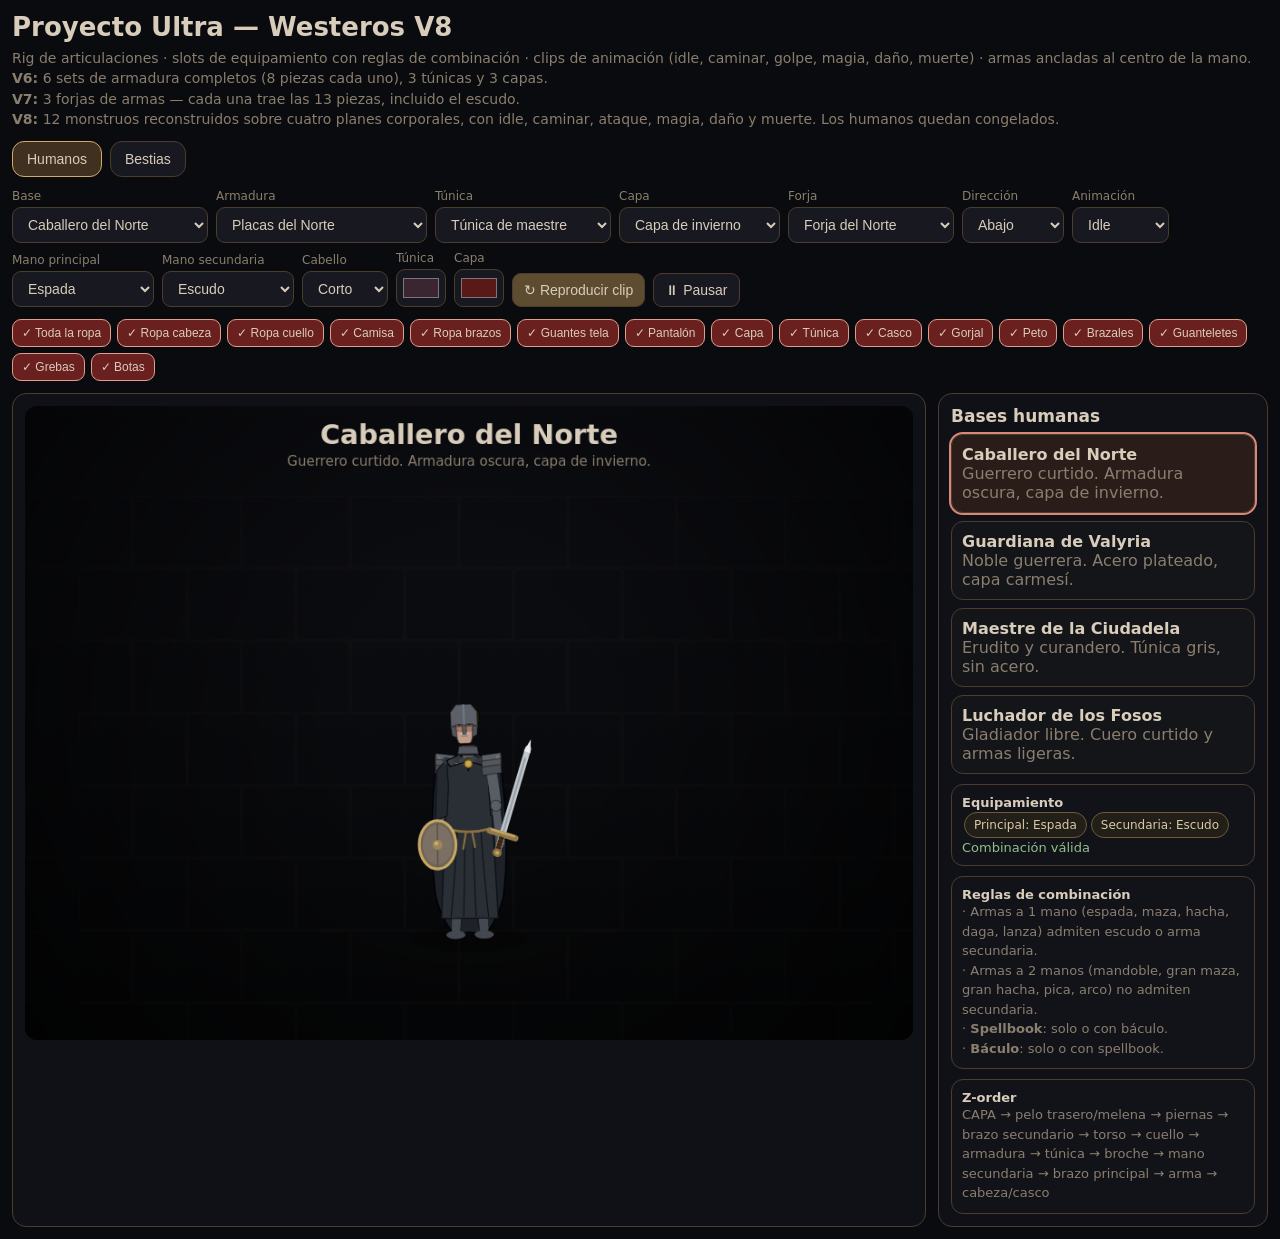
<file: herramientas/westeros_v8.html>
<!doctype html>
<html lang="es">
<head>
<meta charset="utf-8">
<meta name="viewport" content="width=device-width,initial-scale=1,viewport-fit=cover">
<title>Proyecto Ultra — Westeros V8 · Humanos congelados + 12 monstruos animados</title>
<style>
:root{--bg:#0a0b0e;--panel:#0f1116;--panel2:#171820;--line:#4a3d2e;--text:#d8ccba;--muted:#8a7e6e;--gold:#c9a84c;--accent:#6b2020}
*{box-sizing:border-box}
html,body{margin:0;background:var(--bg);color:var(--text);font-family:Inter,system-ui,sans-serif}
body{padding:12px}
.app{max-width:1320px;margin:0 auto}
.header h1{margin:0 0 6px;font-size:26px}
.header p{margin:0;color:var(--muted);line-height:1.45;font-size:14px}
#error{display:none;margin-bottom:12px;padding:12px;background:#57231e;border:1px solid #dd9586;border-radius:12px;white-space:pre-wrap}
.tabs{display:flex;gap:8px;margin:12px 0 10px}
.tab{background:var(--panel2);color:var(--text);border:1px solid var(--line);border-radius:12px;padding:9px 14px;cursor:pointer}
.tab.active{background:#40301f;border-color:#d2aa66}
.toolbar{display:flex;flex-wrap:wrap;gap:8px;align-items:end;margin:12px 0}
label{display:flex;flex-direction:column;gap:4px;font-size:12px;color:var(--muted)}
select,button,input[type=color]{background:var(--panel2);color:var(--text);border:1px solid var(--line);border-radius:9px;padding:8px 11px;font-size:14px}
input[type=color]{width:50px;height:38px;padding:4px}
button.primary{background:#5d4c2f}
button.toggle.active{background:var(--accent);border-color:#df9d8c}
button.tiny{font-size:12px;padding:6px 9px}
.layout{display:grid;grid-template-columns:minmax(0,1fr) 330px;gap:12px}
.panel{background:var(--panel);border:1px solid var(--line);border-radius:14px;padding:12px}
canvas{display:block;width:100%;height:auto;border-radius:12px;background:#0b0d10}
.cards{display:grid;gap:8px}
.card{padding:10px;border:1px solid var(--line);border-radius:12px;background:#141519;cursor:pointer}
.card.selected{outline:2px solid #d88778;background:#2a1d19}
.muted{color:var(--muted)}
.state{margin-top:10px;border:1px solid var(--line);border-radius:12px;padding:10px;background:#121319;font-size:13px}
.hidden{display:none!important}
.pill{display:inline-flex;align-items:center;gap:6px;padding:5px 9px;border-radius:999px;background:#211f17;border:1px solid #6c5a3a;font-size:12px;color:#dac9a8;margin:2px}
.warn{color:#e0a07a}
.ok{color:#8fc08a}
.rowbtns{display:flex;flex-wrap:wrap;gap:6px}
@media(max-width:980px){.layout{grid-template-columns:1fr}.side{order:-1}}
</style>
</head>
<body>
<div class="app">
  <div id="error"></div>
  <div class="header">
    <h1>Proyecto Ultra — Westeros V8</h1>
    <p>Rig de articulaciones · slots de equipamiento con reglas de combinación · clips de animación (idle, caminar, golpe, magia, daño, muerte) · armas ancladas al centro de la mano.<br><strong>V6:</strong> 6 sets de armadura completos (8 piezas cada uno), 3 túnicas y 3 capas.<br><strong>V7:</strong> 3 forjas de armas — cada una trae las 13 piezas, incluido el escudo.<br><strong>V8:</strong> 12 monstruos reconstruidos sobre cuatro planes corporales, con idle, caminar, ataque, magia, daño y muerte. Los humanos quedan congelados.</p>
  </div>

  <div class="tabs">
    <button id="tabHumans" class="tab active">Humanos</button>
    <button id="tabBeasts" class="tab">Bestias</button>
  </div>

  <div id="humanToolbar" class="toolbar">
    <label>Base <select id="baseSelect"></select></label>
    <label>Armadura <select id="armorSetSelect"></select></label>
    <label>Túnica <select id="tunicSetSelect"></select></label>
    <label>Capa <select id="capeSetSelect"></select></label>
    <label>Forja <select id="weaponSetSelect"></select></label>
    <label>Dirección
      <select id="dirSelect"><option value="down">Abajo</option><option value="up">Arriba</option><option value="right">Derecha</option><option value="left">Izquierda</option></select>
    </label>
    <label>Animación
      <select id="actionSelect">
        <option value="idle">Idle</option><option value="walk">Caminar</option>
        <option value="run">Correr</option>
        <option value="melee">Golpe</option><option value="cast">Magia</option>
        <option value="mine">Picar</option><option value="chop">Talar</option>
        <option value="hurt">Daño</option><option value="death">Muerte</option>
      </select>
    </label>
    <label>Mano principal <select id="mainSelect"></select></label>
    <label>Mano secundaria <select id="offSelect"></select></label>
    <label>Cabello
      <select id="hairSelect"><option value="short">Corto</option><option value="long">Largo</option><option value="ponytail">Coleta</option><option value="bun">Moño</option><option value="mohawk">Cresta</option><option value="bald">Calvo</option></select>
    </label>
    <label>Túnica <input id="tunicColor" type="color" value="#3b2530"></label>
    <label>Capa <input id="capeColor" type="color" value="#5a1818"></label>
    <button id="replayBtn" class="primary">↻ Reproducir clip</button>
    <button id="playPauseBtn">⏸ Pausar</button>
  </div>
  <div id="toggleBar" class="toolbar rowbtns"></div>

  <div id="beastToolbar" class="toolbar hidden">
    <label>Bestia <select id="beastSelect"></select></label>
    <label>Dirección <select id="beastDirSelect"><option value="left">Izquierda</option><option value="right">Derecha</option></select></label>
    <label>Acción <select id="beastActionSelect"><option value="idle">Idle</option><option value="walk">Caminar</option><option value="attack">Ataque</option><option value="cast">Magia</option><option value="hurt">Daño</option><option value="death">Muerte</option></select></label>
  </div>

  <div class="layout">
    <section class="panel">
      <canvas id="canvas" width="980" height="700"></canvas>
    </section>
    <aside class="panel side">
      <h2 id="sideTitle" style="margin:0 0 8px;font-size:17px">Bases</h2>
      <div id="cards" class="cards"></div>
      <div class="state"><strong>Equipamiento</strong><div id="loadoutState" class="muted"></div></div>
      <div class="state"><strong>Reglas de combinación</strong><div class="muted" style="line-height:1.5">
        · Armas a 1 mano (espada, maza, hacha, daga, lanza) admiten escudo o arma secundaria.<br>
        · Armas a 2 manos (mandoble, gran maza, gran hacha, pica, arco) no admiten secundaria.<br>
        · <b>Spellbook</b>: solo o con báculo.<br>
        · <b>Báculo</b>: solo o con spellbook.
      </div></div>
      <div class="state"><strong>Z-order</strong><div id="zState" class="muted" style="line-height:1.5"></div></div>
    </aside>
  </div>
</div>
<script>
window.addEventListener('error',e=>{const b=document.getElementById('error');b.style.display='block';b.textContent='Error: '+(e.message||'?')+'\n'+(e.filename||'')+':'+(e.lineno||'');});
const canvas=document.getElementById('canvas'),ctx=canvas.getContext('2d'),$=id=>document.getElementById(id);

/* ══════════════════════════════════════════════════════════════════
   1 · RIG DE ARTICULACIONES
   Toda pieza se posiciona desde estos joints. Escala uniforme.
   ══════════════════════════════════════════════════════════════════ */
const RIG={
  headTop:-146, headBot:-106, headCy:-126,
  neckTop:-104, neckBot:-92,
  shoulderY:-90, shoulderX:27,
  chestY:-56, waistY:-14, hipY:28, hipX:13,
  elbowY:-30, handY:16,
  kneeY:72, footY:116
};

/* ══════════════════════════════════════════════════════════════════
   2 · MODELO DE EQUIPAMIENTO (slots + reglas)
   ══════════════════════════════════════════════════════════════════ */
const MAIN={
  none:      {name:'Sin arma',        hands:0, kind:'empty'},
  sword:     {name:'Espada',          hands:1, kind:'blade',  reach:118, arc:'slash'},
  dagger:    {name:'Daga',            hands:1, kind:'blade',  reach:38,  arc:'stab'},
  mace:      {name:'Maza',            hands:1, kind:'blunt',  reach:100, arc:'slash'},
  axe:       {name:'Hacha',           hands:1, kind:'blade',  reach:104, arc:'slash'},
  spear:     {name:'Lanza',           hands:1, kind:'polearm',reach:148, arc:'stab'},
  greatSword:{name:'Mandoble',        hands:2, kind:'blade',  reach:150, arc:'slash'},
  greatMace: {name:'Gran maza',       hands:2, kind:'blunt',  reach:142, arc:'slash'},
  greatAxe:  {name:'Gran hacha',      hands:2, kind:'blade',  reach:146, arc:'slash'},
  greatSpear:{name:'Pica',            hands:2, kind:'polearm',reach:196, arc:'stab'},
  bow:       {name:'Arco',            hands:2, kind:'ranged', reach:0,   arc:'shoot'},
  staff:     {name:'Báculo',          hands:2, kind:'focus',  reach:132, arc:'cast', tag:'staff'},
  pickaxe:   {name:'Pico de minería', hands:2, kind:'tool',   reach:108, arc:'work'},
  workAxe:   {name:'Hacha de tala',   hands:2, kind:'tool',   reach:104, arc:'work'}
};
const OFF={
  none:      {name:'Vacía',           kind:'empty'},
  shield:    {name:'Escudo',          kind:'shield'},
  spellbook: {name:'Spellbook',       kind:'focus', tag:'spellbook'},
  dagger:    {name:'Daga (dual)',     kind:'blade'},
  axe:       {name:'Hacha (dual)',    kind:'blade'},
  sword:     {name:'Espada (dual)',   kind:'blade'},
  mace:      {name:'Maza (dual)',     kind:'blunt'}
};
const isTwoHanded = id => (MAIN[id]?.hands||0)===2;

/* Regla única de compatibilidad. Devuelve null si es válido, o el motivo. */
function combineError(main,off){
  if(off==='none') {
    if(main==='none') return null;
    return null;
  }
  if(off==='spellbook'){
    if(main==='none'||main==='staff') return null;
    return 'El spellbook solo se lleva solo o con báculo.';
  }
  if(main==='staff') return 'El báculo solo se combina con spellbook.';
  if(isTwoHanded(main)) return `${MAIN[main].name} ocupa las dos manos.`;
  if(main==='none' && off!=='shield') return 'Un arma secundaria necesita arma principal.';
  return null;
}
/* Auto-corrección: al cambiar un slot, ajusta el otro si quedó inválido. */
function normalizeLoadout(changed){
  const e=combineError(state.main,state.off);
  if(!e) return null;
  if(changed==='main'){
    state.off = (state.main==='staff') ? 'spellbook'
              : isTwoHanded(state.main) ? 'none'
              : (state.main==='none' ? 'none' : 'none');
    if(state.main==='none') state.off='none';
  }else{
    if(state.off==='spellbook') state.main = (state.main==='staff')?'staff':'none';
    else if(isTwoHanded(state.main)||state.main==='staff') state.main='sword';
    else if(state.main==='none') state.main='sword';
  }
  return e;
}
const hasShield   = ()=> state.off==='shield';
const hasSpellbook= ()=> state.off==='spellbook';
const isDualWield = ()=> ['dagger','axe','sword','mace'].includes(state.off);
const usesTwoHandGrip = ()=> isTwoHanded(state.main) && state.main!=='bow';

/* ══════════════════════════════════════════════════════════════════
   3 · SISTEMA DE ANIMACIÓN — clips con curvas propias
   ══════════════════════════════════════════════════════════════════ */
const CLIPS={
  idle: {dur:2.60, loop:true},
  walk: {dur:0.92, loop:true},
  run:  {dur:0.58, loop:true},
  mine: {dur:1.18, loop:true},
  chop: {dur:1.08, loop:true},
  melee:{dur:0.78, loop:true},
  cast: {dur:1.55, loop:true},
  hurt: {dur:0.70, loop:true},
  death:{dur:1.70, loop:false}
};
/* Canales de pose. Todo lo que dibuja lee de aquí, nunca de time directo. */
const P={
  bob:0, breath:0, torsoTwist:0, torsoLean:0,
  headTilt:0, headY:0,
  legPhase:0, armPhase:0,
  swing:0, thrust:0, guard:0,
  castCharge:0, castBurst:0,
  recoil:0, flash:0,
  fall:0, alpha:1, sink:0,
  capeLift:0, capeSway:0,
  workLift:0, workDrive:0, workImpact:0
};
let clipT=0, clipDone=false;
const eOutCubic=t=>1-Math.pow(1-t,3);
const eInCubic =t=>t*t*t;
const eOutBack =t=>{const c=2.2;return 1+ (c+1)*Math.pow(t-1,3)+c*Math.pow(t-1,2)};
const eOutElastic=t=>t===0?0:t===1?1:Math.pow(2,-9*t)*Math.sin((t*10-0.75)*(2*Math.PI/3))+1;
const eInOut=t=>t<.5?2*t*t:1-Math.pow(-2*t+2,2)/2;
const seg01=(t,a,b)=>Math.max(0,Math.min(1,(t-a)/(b-a)));

function resetPose(){for(const k in P)P[k]=0;P.alpha=1;}

function updateAnim(dt){
  if(state.paused)dt=0;
  let act=state.tab==='humans'?state.action:state.beastAction;
  // La barra de bestias ofrece 'attack' pero el clip se llama 'melee'.
  // Sin esta linea la bestia caia a idle y no atacaba nunca.
  if(act==='attack')act='melee';
  const clip=CLIPS[act]||CLIPS.idle;
  clipT+=dt;
  if(clipT>=clip.dur){ if(clip.loop) clipT%=clip.dur; else {clipT=clip.dur; clipDone=true;} }
  const t=clipT/clip.dur;            // 0..1 normalizado
  resetPose();

  if(act==='idle'){
    /* Respiración en dos tiempos + micro balanceo + peso alternado */
    P.breath   = Math.sin(t*Math.PI*2);
    P.bob      = Math.sin(t*Math.PI*2)*1.8 + Math.sin(t*Math.PI*4)*0.5;
    P.torsoTwist = Math.sin(t*Math.PI*2)*0.022;
    P.torsoLean  = Math.sin(t*Math.PI*2+0.7)*0.015;
    P.headTilt = Math.sin(t*Math.PI*2+1.1)*0.035;
    P.headY    = Math.sin(t*Math.PI*2)*1.1;
    P.armPhase = Math.sin(t*Math.PI*2)*0.9;
    P.legPhase = 0;
    P.guard    = 0.12+Math.sin(t*Math.PI*2)*0.05;
    P.capeSway = Math.sin(t*Math.PI*2+0.4)*2.2;
    P.capeLift = 0.05;
  }

  else if(act==='walk'){
    /* Ciclo de marcha: contacto → paso → contacto → paso.
       De perfil el braceo y el balanceo se acentúan; de frente/espaldas
       se atenúan porque ahí la profundidad la resuelve la pierna, no el torso. */
    const ph=t*Math.PI*2;
    const sideView=state.tab==='humans'&&(state.dir==='left'||state.dir==='right');
    P.legPhase = Math.sin(ph);
    P.armPhase = -Math.sin(ph)*(sideView?1.65:1.42);
    P.bob      = sideView ? Math.abs(Math.cos(ph))*3.8-1.9 : Math.abs(Math.cos(ph))*4.6-2.3;
    P.torsoTwist = Math.sin(ph)*(sideView?0.045:0.095);
    P.torsoLean  = sideView ? 0.075+Math.sin(ph)*0.008 : 0.045+Math.cos(ph*2)*0.012;
    P.headTilt = -Math.sin(ph)*(sideView?0.018:0.022);
    P.headY    = Math.abs(Math.cos(ph))*(sideView?0.9:1.35);
    P.breath   = Math.sin(ph*0.5);
    P.guard    = 0.18;
    P.capeSway = Math.sin(ph-0.6)*7;
    P.capeLift = 0.35+Math.abs(Math.sin(ph))*0.18;
  }

  else if(act==='run'){
    /* Carrera: zancada amplia, impulso hacia delante y suspensión breve. */
    const ph=t*Math.PI*2;
    const sideView=state.tab==='humans'&&(state.dir==='left'||state.dir==='right');
    const flight=Math.pow(Math.max(0,-Math.cos(ph*2)),1.35);
    P.legPhase = Math.sin(ph);
    P.armPhase = -Math.sin(ph)*(sideView?2.45:2.05);
    P.bob      = Math.abs(Math.cos(ph))*(sideView?6.2:7.2)-3.1-flight*2.2;
    P.torsoTwist = Math.sin(ph)*(sideView?0.075:0.145);
    P.torsoLean  = sideView ? 0.19+Math.cos(ph*2)*0.018 : 0.105+Math.cos(ph*2)*0.02;
    P.headTilt = -Math.sin(ph)*(sideView?0.03:0.035);
    P.headY    = Math.abs(Math.cos(ph))*(sideView?1.5:2.0);
    P.breath   = Math.sin(ph);
    P.guard    = 0.08;
    P.capeSway = Math.sin(ph-0.75)*12;
    P.capeLift = 0.62+Math.abs(Math.sin(ph))*0.28+flight*0.12;
  }

  else if(act==='mine'||act==='chop'){
    /* Trabajo a dos manos: preparar → acelerar → impacto → recuperar.
       Minar cae más vertical y bajo; talar recorre un arco más lateral. */
    const mining=act==='mine';
    if(t<0.34){
      const k=eOutCubic(seg01(t,0,0.34));
      P.workLift=k; P.workDrive=0;
      P.armPhase=1.8*k;
      P.torsoLean=-0.06*k;
      P.torsoTwist=(mining?-0.08:-0.18)*k;
      P.sink=2.5*k;
    } else if(t<0.57){
      const k=eInCubic(seg01(t,0.34,0.57));
      P.workLift=1-k; P.workDrive=k;
      P.workImpact=Math.pow(k,3);
      P.armPhase=1.8-3.2*k;
      P.torsoLean=-0.06+(mining?0.34:0.24)*k;
      P.torsoTwist=(mining?-0.08:-0.18)+(mining?0.18:0.48)*k;
      P.sink=2.5+(mining?10:7)*k;
      P.bob=3.5*k;
    } else if(t<0.69){
      const k=seg01(t,0.57,0.69);
      P.workDrive=1-k*0.18;
      P.workImpact=1-k;
      P.armPhase=-1.4+0.22*k;
      P.torsoLean=(mining?0.28:0.18)*(1-k*0.18);
      P.torsoTwist=(mining?0.1:0.3)*(1-k*0.15);
      P.sink=(mining?12.5:9.5)-k*1.5;
      P.bob=3.5-k;
    } else {
      const k=eOutCubic(seg01(t,0.69,1));
      P.workDrive=0.82*(1-k);
      P.armPhase=-1.18*(1-k);
      P.torsoLean=(mining?0.23:0.15)*(1-k);
      P.torsoTwist=(mining?0.085:0.255)*(1-k);
      P.sink=(mining?11:8)*(1-k);
      P.bob=2.5*(1-k);
    }
    P.legPhase = mining ? -0.24*P.workDrive : -0.14*P.workDrive;
    P.headTilt = -0.08*P.workDrive;
    P.capeSway = (mining?5:9)*(P.workLift-P.workDrive);
    P.capeLift = 0.16+P.workLift*0.22;
  }

  else if(act==='melee'){
    /* 3 fases: carga (0–.30) · impacto (.30–.46) · recuperación (.46–1) */
    if(t<0.30){
      const k=eOutCubic(seg01(t,0,0.30));
      P.swing      = -0.55*k;                     // retrocede el arma
      P.torsoTwist = -0.16*k;
      P.torsoLean  = -0.05*k;
      P.armPhase   = -1.5*k;
      P.bob        = -2*k;
      P.guard      = 0.10;
    }else if(t<0.46){
      const k=eInCubic(seg01(t,0.30,0.46));
      P.swing      = -0.55+2.05*k;                // latigazo
      P.torsoTwist = -0.16+0.42*k;
      P.torsoLean   = -0.05+0.16*k;
      P.armPhase   = -1.5+4.2*k;
      P.thrust     = k;
      P.bob        = -2+7*k;
      P.headTilt   = 0.10*k;
      P.guard      = 0.10;
    }else{
      const k=eOutElastic(seg01(t,0.46,1));
      P.swing      = 1.50-1.42*k;
      P.torsoTwist = 0.26-0.26*k;
      P.torsoLean   = 0.11-0.11*k;
      P.armPhase   = 2.7-2.7*k;
      P.thrust     = 1-k;
      P.bob        = 5-5*k;
      P.headTilt   = 0.10-0.10*k;
      P.guard      = 0.10+0.08*k;
    }
    P.breath   = Math.sin(t*Math.PI*2);
    P.capeSway = P.swing*9;
    P.capeLift = 0.30+Math.abs(P.swing)*0.25;
  }

  else if(act==='cast'){
    /* Acumulación (0–.62) · descarga (.62–.78) · asentar (.78–1) */
    if(t<0.62){
      const k=eOutCubic(seg01(t,0,0.62));
      P.castCharge = k;
      P.armPhase   = 2.6*k;
      P.torsoLean   = -0.06*k;
      P.bob        = -3*k + Math.sin(t*Math.PI*14)*0.9*k;   // vibración
      P.headTilt   = -0.08*k;
      P.headY      = -2.5*k;
      P.capeLift   = 0.25+0.45*k;
    }else if(t<0.78){
      const k=seg01(t,0.62,0.78);
      P.castCharge = 1-k*0.65;
      P.castBurst  = Math.sin(k*Math.PI);
      P.armPhase   = 2.6+1.5*eInCubic(k);
      P.torsoLean   = -0.06+0.18*k;
      P.bob        = -3+9*k;
      P.headTilt   = -0.08+0.16*k;
      P.capeLift   = 0.70+0.5*Math.sin(k*Math.PI);
    }else{
      const k=eOutCubic(seg01(t,0.78,1));
      P.castCharge = 0.35*(1-k);
      P.castBurst  = 0;
      P.armPhase   = 4.1-4.1*k;
      P.torsoLean   = 0.12-0.12*k;
      P.bob        = 6-6*k;
      P.headTilt   = 0.08-0.08*k;
      P.capeLift   = 0.70-0.65*k;
    }
    P.breath   = Math.sin(t*Math.PI*2);
    P.capeSway = Math.sin(t*Math.PI*6)*3.5;
  }

  else if(act==='hurt'){
    /* Impulso brusco + decaimiento oscilante */
    const k=Math.pow(1-t,2.1);
    P.recoil     = Math.sin(t*Math.PI*7)*k;
    P.flash      = Math.pow(1-Math.min(1,t*4),2);
    P.torsoLean   = -0.30*k;
    P.torsoTwist = -0.18*k;
    P.headTilt   = -0.34*k;
    P.headY      = 3.5*k;
    P.bob        = -5*k;
    P.armPhase   = -2.2*k;
    P.legPhase   = 0.5*k;
    P.guard      = 0.05;
    P.capeSway   = -12*k;
    P.capeLift   = 0.45*k;
  }

  else if(act==='death'){
    /* Impacto → tambaleo → derrumbe → asentamiento */
    if(t<0.18){                                   // impacto
      const k=eOutCubic(seg01(t,0,0.18));
      P.recoil=Math.sin(k*Math.PI*3)*(1-k);
      P.flash=Math.pow(1-k,2);
      P.torsoLean=-0.34*k; P.headTilt=-0.42*k; P.bob=-6*k; P.armPhase=-2.6*k;
    }else if(t<0.42){                             // tambaleo, rodillas ceden
      const k=eInOut(seg01(t,0.18,0.42));
      P.torsoLean=-0.34+0.62*k;
      P.headTilt=-0.42+0.30*k;
      P.bob=-6+16*k;
      P.sink=10*k;
      P.legPhase=Math.sin(k*Math.PI*2)*0.8;
      P.armPhase=-2.6+1.2*k;
    }else if(t<0.80){                             // caída
      const k=eInCubic(seg01(t,0.42,0.80));
      P.fall=k;
      P.torsoLean=0.28+0.30*k;
      P.headTilt=-0.12-0.55*k;
      P.sink=10+38*k;
      P.armPhase=-1.4-2.4*k;
      P.legPhase=0.8-1.6*k;
      P.alpha=1;
    }else{                                        // asentamiento + desvanecer
      const k=eOutCubic(seg01(t,0.80,1));
      P.fall=1+0.06*Math.sin(k*Math.PI*2)*(1-k);
      P.torsoLean=0.58;
      P.headTilt=-0.67;
      P.sink=48+4*k;
      P.armPhase=-3.8;
      P.legPhase=-0.8;
      P.alpha=1-0.45*k;
    }
    P.capeSway=P.fall*16;
    P.capeLift=P.fall*0.6;
  }
}

/* ══════════════════════════════════════════════════════════════════
   4 · UTILIDADES DE DIBUJO
   ══════════════════════════════════════════════════════════════════ */
const clamp=(v,a,b)=>Math.max(a,Math.min(b,v));
function shade(hex,amt){if(!hex||hex[0]!=='#')return hex;const n=parseInt(hex.slice(1),16);return`rgb(${clamp((n>>16&255)+amt,0,255)},${clamp((n>>8&255)+amt,0,255)},${clamp((n&255)+amt,0,255)})`}
function ell(x,y,rx,ry,c,rot=0){ctx.save();ctx.translate(x,y);ctx.rotate(rot);ctx.fillStyle=c;ctx.beginPath();ctx.ellipse(0,0,rx,ry,0,0,Math.PI*2);ctx.fill();ctx.restore()}
function seg(x1,y1,x2,y2,w,c,cap='round'){ctx.strokeStyle=c;ctx.lineWidth=w;ctx.lineCap=cap;ctx.beginPath();ctx.moveTo(x1,y1);ctx.lineTo(x2,y2);ctx.stroke()}
function rr(x,y,w,h,r,fill,stroke){ctx.beginPath();ctx.moveTo(x+r,y);ctx.lineTo(x+w-r,y);ctx.quadraticCurveTo(x+w,y,x+w,y+r);ctx.lineTo(x+w,y+h-r);ctx.quadraticCurveTo(x+w,y+h,x+w-r,y+h);ctx.lineTo(x+r,y+h);ctx.quadraticCurveTo(x,y+h,x,y+h-r);ctx.lineTo(x,y+r);ctx.quadraticCurveTo(x,y,x+r,y);ctx.closePath();ctx.fillStyle=fill;ctx.fill();if(stroke){ctx.strokeStyle=stroke;ctx.lineWidth=1.2;ctx.stroke()}}
function poly(pts,fill,stroke,lw=1.3){ctx.beginPath();pts.forEach((p,i)=>i?ctx.lineTo(p[0],p[1]):ctx.moveTo(p[0],p[1]));ctx.closePath();if(fill){ctx.fillStyle=fill;ctx.fill()}if(stroke){ctx.strokeStyle=stroke;ctx.lineWidth=lw;ctx.stroke()}}

/* ══════════════════════════════════════════════════════════════════
   4b · SETS DE DISEÑO — armaduras, túnicas y capas
   Cada set aporta las 8 piezas de armadura. Toda la geometría usa RIG,
   así que las proporciones son las mismas del personaje base.
   ══════════════════════════════════════════════════════════════════ */
const O='rgba(20,14,11,.48)';
function studs(pts,c,r=1.9){ctx.fillStyle=c;pts.forEach(([x,y])=>{ctx.beginPath();ctx.arc(x,y,r,0,Math.PI*2);ctx.fill()})}
function escamaFila(y,ancho,off,c,paso=6.8,alto=8.5){
  for(let x=-ancho+off;x<=ancho-3;x+=paso){
    ctx.beginPath();ctx.moveTo(x-3.2,y);ctx.quadraticCurveTo(x,y+alto,x+3.2,y);ctx.closePath();
    ctx.fillStyle=c;ctx.fill();ctx.strokeStyle=O;ctx.lineWidth=.8;ctx.stroke();
  }
}
/* Bandas perpendiculares a un hueso: sirve para brazos y piernas. */
function bandasHueso(a,b,ancho,n,c,grosor=1.2){
  const dx=b.x-a.x, dy=b.y-a.y, L=Math.hypot(dx,dy)||1;
  const nx=-dy/L, ny=dx/L;
  ctx.strokeStyle=c;ctx.lineWidth=grosor;
  for(let i=1;i<=n;i++){
    const t=i/(n+1), px=a.x+dx*t, py=a.y+dy*t;
    ctx.beginPath();ctx.moveTo(px-nx*ancho,py-ny*ancho);ctx.lineTo(px+nx*ancho,py+ny*ancho);ctx.stroke();
  }
}
function tachasHueso(a,b,n,c,r=1.8){
  const pts=[];
  for(let i=1;i<=n;i++){const t=i/(n+1);pts.push([a.x+(b.x-a.x)*t,a.y+(b.y-a.y)*t])}
  studs(pts,c,r);
}
/* Casco: corona común por dirección; cada set le agrega lo suyo. */
function coronaCasco(dir,c,alto=0,ancho=0){
  const top=RIG.headTop,cy=RIG.headCy,w=16+ancho,t=top-7-alto;
  if(dir==='down') poly([[-w,cy+2],[-w,top+2],[-9,t],[9,t],[w,top+2],[w,cy+2],[10,cy-3],[-10,cy-3]],c,O,1.5);
  else if(dir==='up') poly([[-w,cy+6],[-w,top+2],[-9,t],[9,t],[w,top+2],[w,cy+6],[0,cy+10]],c,O,1.5);
  else poly([[-w-1,cy+2],[-w,top+1],[-6,t-1],[9,top-3],[w-1,cy-1],[9,cy-4],[-11,cy-4]],c,O,1.5);
}

const SETS={
  /* ─────────────── METAL 1 · Placas del Norte ─────────────── */
  placas:{
    nombre:'Placas del Norte', familia:'metal',
    limb:(b,f)=>shade(b.armor,f?-4:-16),
    hand:(b)=>shade(b.armor,-18),
    torso(b){
      const c=b.armor,hi=shade(c,20),dk=shade(c,-20);
      poly([[-10,RIG.neckBot-2],[-26,-84],[-32,RIG.shoulderY+16],[-30,RIG.chestY],[-24,RIG.waistY],
        [-21,6],[21,6],[24,RIG.waistY],[30,RIG.chestY],[32,RIG.shoulderY+16],[26,-84],[10,RIG.neckBot-2]],c,O,1.6);
      seg(0,-84,0,4,2.4,hi); seg(2.5,-84,2.5,4,1,'rgba(0,0,0,.3)');
      [-62,-44,-26].forEach(y=>seg(-28,y,28,y,1.4,dk));
      for(let i=0;i<3;i++)rr(-22+i*1.5,8+i*8,44-i*3,11,2,shade(c,-8-i*4),O);
      studs([[-23,-64],[23,-64],[-25,-46],[25,-46],[-25,-28],[25,-28]],hi);
    },
    pauldron(s,b){
      const c=b.armor;
      for(let i=0;i<3;i++)poly([[-11*s,-6+i*7],[12*s,-9+i*7],[13*s,1+i*7],[-10*s,4+i*7]],shade(c,-i*9),O,1.3);
      studs([[8*s,-4]],shade(c,20),2);
    },
    helmet(dir,b){
      const c=b.armor,hi=shade(c,22),dk=shade(c,-14),top=RIG.headTop,cy=RIG.headCy;
      coronaCasco(dir,c);
      if(dir==='down'){
        seg(0,top-6,0,cy-2,2.4,hi); seg(-16,cy-1,16,cy-1,1.6,dk);
        poly([[-16,cy-1],[-10,cy-1],[-9,cy+13],[-15,cy+10]],shade(c,-12),O,1.2);
        poly([[16,cy-1],[10,cy-1],[9,cy+13],[15,cy+10]],shade(c,-12),O,1.2);
        poly([[-2.6,cy-2],[2.6,cy-2],[2.1,cy+9],[-2.1,cy+9]],shade(c,-4),O,1.1);
      }else if(dir==='up'){
        seg(0,top-6,0,cy+8,2.4,hi); seg(-15,cy-4,15,cy-4,1.6,dk);
        studs([[-9,cy-8],[9,cy-8],[0,top+6]],hi);
      }else{
        seg(-6,top-6,-13,cy-3,2.2,hi);
        poly([[-16,cy-2],[-9,cy-2],[-8,cy+12],[-15,cy+9]],shade(c,-12),O,1.2);
        poly([[9,cy-3],[14,cy-1],[13,cy+7],[8,cy+6]],shade(c,-6),O,1.1);
        seg(-16,cy-1,14,cy-2,1.5,dk);
      }
    },
    neck(b){
      poly([[-13,RIG.neckBot+2],[-11,RIG.neckTop+1],[11,RIG.neckTop+1],[13,RIG.neckBot+2],
        [9,RIG.neckBot+5],[-9,RIG.neckBot+5]],shade(b.armor,-10),O,1.4);
      studs([[-8,RIG.neckBot],[8,RIG.neckBot]],shade(b.armor,20),1.5);
    },
    armPlate(sh,el,hd,f,b){
      const c=b.armor;
      ctx.save();ctx.lineCap='butt';
      ctx.strokeStyle=f?shade(c,-4):shade(c,-16);ctx.lineWidth=12;
      ctx.beginPath();ctx.moveTo(sh.x,sh.y+3);ctx.lineTo(el.x,el.y-4);ctx.stroke();
      ctx.strokeStyle=shade(c,-10);ctx.lineWidth=9;
      ctx.beginPath();ctx.moveTo(el.x,el.y+4);ctx.lineTo(hd.x,hd.y-4);ctx.stroke();
      ctx.restore();
      ctx.fillStyle=shade(c,-2);ctx.strokeStyle=O;ctx.lineWidth=1.2;
      ctx.beginPath();ctx.arc(el.x,el.y,6.5,0,Math.PI*2);ctx.fill();ctx.stroke();
    },
    glove(hd,f,b){ ell(hd.x,hd.y,5.6,5.6,shade(b.armor,-18)); studs([[hd.x,hd.y-1]],shade(b.armor,8),1.6) },
    legPlate(hip,knee,foot,f,b){
      const c=b.armor;
      ctx.save();ctx.lineCap='butt';
      ctx.strokeStyle=shade(c,-8);ctx.lineWidth=11;
      ctx.beginPath();ctx.moveTo(hip.x,hip.y+2);ctx.lineTo(knee.x,knee.y-6);ctx.stroke();
      ctx.strokeStyle=shade(c,-16);ctx.lineWidth=9;
      ctx.beginPath();ctx.moveTo(knee.x,knee.y+6);ctx.lineTo(foot.x,foot.y-4);ctx.stroke();
      ctx.restore();
      ctx.fillStyle=shade(c,-4);ctx.strokeStyle=O;ctx.lineWidth=1.2;
      ctx.beginPath();ctx.arc(knee.x,knee.y,8,0,Math.PI*2);ctx.fill();ctx.stroke();
    },
    boot(knee,foot,b){
      ctx.save();ctx.strokeStyle=shade(b.armor,-24);ctx.lineWidth=10;ctx.lineCap='round';
      ctx.beginPath();ctx.moveTo(foot.x-(foot.x-knee.x)*.3,foot.y-14);ctx.lineTo(foot.x,foot.y);ctx.stroke();ctx.restore();
    },
    sole:b=>shade(b.armor,-24),
  },

  /* ─────────────── METAL 2 · Escamas de Valyria ─────────────── */
  escamas:{
    nombre:'Escamas de Valyria', familia:'metal',
    limb:(b,f)=>shade(b.armor,f?-10:-22),
    hand:(b)=>shade(b.armor,-16),
    torso(b){
      const c=b.armor,hi=shade(c,26),dk=shade(c,-24);
      poly([[-9,RIG.neckBot],[-25,-84],[-29,RIG.shoulderY+18],[-28,RIG.chestY],[-24,RIG.waistY],
        [-22,14],[22,14],[24,RIG.waistY],[28,RIG.chestY],[29,RIG.shoulderY+18],[25,-84],[9,RIG.neckBot]],dk,O,1.4);
      for(let f=0,y=-84;y<12;f++,y+=8){
        const ancho=y<RIG.chestY?26:y<RIG.waistY?27:23;
        escamaFila(y,ancho,f%2?3.4:0,shade(c,f%2?4:-6));
      }
      poly([[-14,RIG.neckBot-4],[-11,RIG.neckTop+2],[11,RIG.neckTop+2],[14,RIG.neckBot-4],
        [10,RIG.neckBot+4],[-10,RIG.neckBot+4]],shade(c,10),O,1.4);
      seg(-12,RIG.neckBot,12,RIG.neckBot,1.2,hi);
    },
    pauldron(s,b){
      const c=b.armor;
      ell(0,-2,13,10,shade(c,6));
      ctx.strokeStyle=O;ctx.lineWidth=1.3;ctx.beginPath();ctx.ellipse(0,-2,13,10,0,0,Math.PI*2);ctx.stroke();
      ell(0,-5,6,3.4,shade(c,22));
      for(let i=0;i<2;i++)escamaFila(2+i*6,10,i%2?2.5:0,shade(c,-6-i*6),6,6);
    },
    helmet(dir,b){
      const c=b.armor,hi=shade(c,24),top=RIG.headTop,cy=RIG.headCy;
      coronaCasco(dir,c,3);
      // cofia de escamas bajo la corona
      if(dir!=='up') for(let i=0;i<2;i++) escamaFila(cy-1+i*6,dir==='down'?16:15,i%2?3:0,shade(c,-8-i*6),6.4,6.4);
      if(dir==='down'){
        seg(0,top-9,0,cy-4,2.6,hi);
        poly([[-3,cy-4],[3,cy-4],[2.2,cy+11],[-2.2,cy+11]],shade(c,2),O,1.1);
        studs([[-12,cy-4],[12,cy-4]],hi,1.6);
      }else if(dir==='up'){
        seg(0,top-9,0,cy+8,2.6,hi);
        for(let i=0;i<2;i++) escamaFila(cy-6+i*6,15,i%2?3:0,shade(c,-6-i*6),6.4,6.4);
      }else{
        seg(-6,top-9,-13,cy-3,2.4,hi);
        poly([[9,cy-4],[15,cy-2],[14,cy+8],[8,cy+7]],shade(c,-4),O,1.1);
      }
    },
    neck(b){
      const c=b.armor;
      poly([[-14,RIG.neckBot+3],[-12,RIG.neckTop-2],[12,RIG.neckTop-2],[14,RIG.neckBot+3],
        [10,RIG.neckBot+6],[-10,RIG.neckBot+6]],shade(c,8),O,1.5);
      seg(-12,RIG.neckTop+3,12,RIG.neckTop+3,1.2,shade(c,26));
      seg(-13,RIG.neckBot+1,13,RIG.neckBot+1,1.2,shade(c,-18));
    },
    armPlate(sh,el,hd,f,b){
      const c=b.armor;
      ctx.save();ctx.lineCap='butt';
      ctx.strokeStyle=f?shade(c,-8):shade(c,-20);ctx.lineWidth=11.5;
      ctx.beginPath();ctx.moveTo(sh.x,sh.y+3);ctx.lineTo(el.x,el.y-3);ctx.stroke();
      ctx.strokeStyle=shade(c,-14);ctx.lineWidth=9;
      ctx.beginPath();ctx.moveTo(el.x,el.y+3);ctx.lineTo(hd.x,hd.y-4);ctx.stroke();
      ctx.restore();
      // la escama se sugiere con bandas curvas cortas
      bandasHueso(sh,el,5,4,shade(c,f?10:-2),1.1);
      bandasHueso(el,hd,4,3,shade(c,f?6:-6),1);
      ctx.fillStyle=shade(c,4);ctx.strokeStyle=O;ctx.lineWidth=1.1;
      ctx.beginPath();ctx.arc(el.x,el.y,5.6,0,Math.PI*2);ctx.fill();ctx.stroke();
    },
    glove(hd,f,b){
      const c=b.armor;
      ell(hd.x,hd.y,5.8,5.4,shade(c,-16));
      ell(hd.x,hd.y-1.6,4.2,2.4,shade(c,6));
    },
    legPlate(hip,knee,foot,f,b){
      const c=b.armor;
      ctx.save();ctx.lineCap='butt';
      ctx.strokeStyle=shade(c,-12);ctx.lineWidth=11;
      ctx.beginPath();ctx.moveTo(hip.x,hip.y+2);ctx.lineTo(knee.x,knee.y-5);ctx.stroke();
      ctx.strokeStyle=shade(c,-20);ctx.lineWidth=9;
      ctx.beginPath();ctx.moveTo(knee.x,knee.y+5);ctx.lineTo(foot.x,foot.y-4);ctx.stroke();
      ctx.restore();
      bandasHueso(hip,knee,5.5,5,shade(c,2),1.1);
      bandasHueso(knee,foot,4.5,4,shade(c,-4),1);
      ctx.fillStyle=shade(c,6);ctx.strokeStyle=O;ctx.lineWidth=1.1;
      ctx.beginPath();ctx.arc(knee.x,knee.y,7,0,Math.PI*2);ctx.fill();ctx.stroke();
    },
    boot(knee,foot,b){
      const c=b.armor;
      ctx.save();ctx.strokeStyle=shade(c,-20);ctx.lineWidth=9.5;ctx.lineCap='round';
      ctx.beginPath();ctx.moveTo(foot.x-(foot.x-knee.x)*.3,foot.y-15);ctx.lineTo(foot.x,foot.y);ctx.stroke();ctx.restore();
      escamaFila(foot.y-12,5,0,shade(c,4),5.5,5);
    },
    sole:b=>shade(b.armor,-20),
  },

  /* ─────────────── METAL 3 · Brigantina de la Guardia ─────────────── */
  brigantina:{
    nombre:'Brigantina de la Guardia', familia:'metal',
    limb:(b,f)=>shade(b.armor,f?-40:-52),
    hand:(b)=>shade(b.armor,-46),
    torso(b){
      const c=b.armor,tela=shade(c,-46),hi=shade(c,24);
      poly([[-10,RIG.neckBot-2],[-26,-84],[-31,RIG.shoulderY+17],[-29,RIG.chestY],[-24,RIG.waistY],
        [-22,20],[22,20],[24,RIG.waistY],[29,RIG.chestY],[31,RIG.shoulderY+17],[26,-84],[10,RIG.neckBot-2]],tela,O,1.5);
      ctx.fillStyle=shade(c,14);
      for(let y=-78;y<16;y+=11) for(let x=-22;x<=22;x+=11){
        ctx.beginPath();ctx.arc(x+(Math.round((y+78)/11)%2?5.5:0),y,1.5,0,Math.PI*2);ctx.fill()}
      poly([[-8,-80],[8,-80],[10,RIG.waistY],[0,-6],[-10,RIG.waistY]],shade(c,4),O,1.4);
      seg(0,-76,0,-12,1.6,hi);
      poly([[-26,18],[26,18],[24,26],[-24,26]],shade(c,-10),O,1.2);
      const t=[];for(let x=-21;x<=21;x+=7)t.push([x,22]);studs(t,hi,1.7);
      seg(-24,-80,20,-34,5,shade(c,-52)); seg(24,-80,-20,-34,5,shade(c,-56));
      studs([[-24,-80],[24,-80],[20,-34],[-20,-34]],'#8a6820',2.4);
    },
    pauldron(s,b){
      const c=b.armor,tela=shade(c,-46);
      poly([[-10*s,-8],[13*s,-2],[12*s,10],[-11*s,4]],tela,O,1.3);
      studs([[3*s,0],[3*s,6]],shade(c,20),1.7);
    },
    helmet(dir,b){
      const c=b.armor,hi=shade(c,20),top=RIG.headTop,cy=RIG.headCy;
      // capacete abierto con ala: sin visera, se ve la cara
      const w=17;
      if(dir==='down'){
        poly([[-w,cy-6],[-w+2,top+4],[-8,top-4],[8,top-4],[w-2,top+4],[w,cy-6]],c,O,1.5);
        poly([[-w-5,cy-6],[w+5,cy-6],[w+2,cy-1],[-w-2,cy-1]],shade(c,-14),O,1.3);
        seg(0,top-3,0,cy-7,2.2,hi);
        studs([[-11,cy-9],[11,cy-9]],hi,1.6);
      }else if(dir==='up'){
        poly([[-w,cy-2],[-w+2,top+4],[-8,top-4],[8,top-4],[w-2,top+4],[w,cy-2],[0,cy+4]],c,O,1.5);
        poly([[-w-5,cy-2],[w+5,cy-2],[w+2,cy+3],[-w-2,cy+3]],shade(c,-14),O,1.3);
        seg(0,top-3,0,cy+2,2.2,hi);
      }else{
        poly([[-w-1,cy-6],[-w+1,top+3],[-6,top-5],[9,top-1],[w-3,cy-6]],c,O,1.5);
        poly([[-w-5,cy-6],[w+3,cy-6],[w,cy-1],[-w-2,cy-1]],shade(c,-14),O,1.3);
        seg(-6,top-3,-12,cy-7,2,hi);
      }
    },
    neck(b){
      const c=b.armor;
      poly([[-13,RIG.neckBot+3],[-11,RIG.neckTop+4],[11,RIG.neckTop+4],[13,RIG.neckBot+3],
        [9,RIG.neckBot+6],[-9,RIG.neckBot+6]],shade(c,-44),O,1.4);
      studs([[-7,RIG.neckBot+1],[0,RIG.neckBot],[7,RIG.neckBot+1]],shade(c,16),1.6);
    },
    armPlate(sh,el,hd,f,b){
      const c=b.armor,tela=shade(c,f?-40:-52);
      ctx.save();ctx.lineCap='butt';
      ctx.strokeStyle=tela;ctx.lineWidth=12;
      ctx.beginPath();ctx.moveTo(sh.x,sh.y+3);ctx.lineTo(el.x,el.y-4);ctx.stroke();
      ctx.strokeStyle=shade(c,-48);ctx.lineWidth=9;
      ctx.beginPath();ctx.moveTo(el.x,el.y+4);ctx.lineTo(hd.x,hd.y-4);ctx.stroke();
      ctx.restore();
      tachasHueso(sh,el,3,shade(c,16),1.6);
      tachasHueso(el,hd,2,shade(c,12),1.5);
      // codera de cuero, no de placa
      ctx.fillStyle=shade(c,-34);ctx.strokeStyle=O;ctx.lineWidth=1.1;
      ctx.beginPath();ctx.arc(el.x,el.y,5.4,0,Math.PI*2);ctx.fill();ctx.stroke();
    },
    glove(hd,f,b){
      const c=b.armor;
      ell(hd.x,hd.y,5.4,5.4,shade(c,-46));
      studs([[hd.x-1.6,hd.y-1],[hd.x+1.8,hd.y-1]],shade(c,14),1.3);
    },
    legPlate(hip,knee,foot,f,b){
      const c=b.armor;
      ctx.save();ctx.lineCap='butt';
      ctx.strokeStyle=shade(c,-44);ctx.lineWidth=11;
      ctx.beginPath();ctx.moveTo(hip.x,hip.y+2);ctx.lineTo(knee.x,knee.y-6);ctx.stroke();
      ctx.strokeStyle=shade(c,-50);ctx.lineWidth=9;
      ctx.beginPath();ctx.moveTo(knee.x,knee.y+6);ctx.lineTo(foot.x,foot.y-4);ctx.stroke();
      ctx.restore();
      tachasHueso(hip,knee,3,shade(c,14),1.6);
      // rodillera de placa: es la unica pieza dura visible
      ctx.fillStyle=shade(c,2);ctx.strokeStyle=O;ctx.lineWidth=1.2;
      ctx.beginPath();ctx.arc(knee.x,knee.y,6.4,0,Math.PI*2);ctx.fill();ctx.stroke();
    },
    boot(knee,foot,b){
      const c=b.armor;
      ctx.save();ctx.strokeStyle=shade(c,-50);ctx.lineWidth=10;ctx.lineCap='round';
      ctx.beginPath();ctx.moveTo(foot.x-(foot.x-knee.x)*.3,foot.y-13);ctx.lineTo(foot.x,foot.y);ctx.stroke();ctx.restore();
      seg(foot.x-5,foot.y-8,foot.x+5,foot.y-8,1.6,shade(c,-30));
    },
    sole:b=>shade(b.armor,-54),
  },

  /* ─────────────── CUERO 1 · Jubón acolchado ─────────────── */
  jubon:{
    nombre:'Jubón acolchado', familia:'cuero',
    limb:(b,f)=>shade(b.armor,f?4:-12),
    hand:(b)=>shade(b.armor,-14),
    torso(b){
      const c=b.armor,hi=shade(c,20),dk=shade(c,-24);
      poly([[-9,RIG.neckBot],[-25,-84],[-30,RIG.shoulderY+17],[-28,RIG.chestY],[-23,RIG.waistY],
        [-21,16],[21,16],[23,RIG.waistY],[28,RIG.chestY],[30,RIG.shoulderY+17],[25,-84],[9,RIG.neckBot]],c,O,1.5);
      ctx.strokeStyle=dk;ctx.lineWidth=1.3;
      for(let x=-18;x<=18;x+=9){ctx.beginPath();ctx.moveTo(x,-80);
        ctx.quadraticCurveTo(x*1.12,RIG.chestY,x,14);ctx.stroke()}
      ctx.strokeStyle='rgba(0,0,0,.28)';ctx.lineWidth=.9;
      [-58,-36,-14].forEach(y=>{ctx.beginPath();
        for(let x=-20;x<20;x+=5){ctx.moveTo(x,y);ctx.lineTo(x+3,y)}ctx.stroke()});
      poly([[-13,RIG.neckBot-2],[-9,RIG.neckTop+4],[9,RIG.neckTop+4],[13,RIG.neckBot-2],
        [8,RIG.neckBot+6],[-8,RIG.neckBot+6]],hi,O,1.3);
      rr(-22,RIG.waistY+6,44,8,2,dk,O);
      rr(-5,RIG.waistY+5,10,10,2,'#8a6820','#5f4712');
    },
    pauldron(s,b){
      const c=b.armor;
      poly([[-9*s,-7],[12*s,-3],[11*s,9],[-10*s,5]],shade(c,-6),O,1.3);
      ctx.strokeStyle=shade(c,-22);ctx.lineWidth=1;
      [0,1,2].forEach(i=>seg(-7*s,-4+i*4,10*s,-6+i*4,1,shade(c,-22)));
    },
    helmet(dir,b){
      const c=b.armor,hi=shade(c,18),top=RIG.headTop,cy=RIG.headCy;
      // capucha acolchada blanda, no casco
      const w=17;
      if(dir==='down'){
        poly([[-w,cy+4],[-w+1,top+6],[-9,top-2],[9,top-2],[w-1,top+6],[w,cy+4],[10,cy-2],[-10,cy-2]],c,O,1.5);
        ctx.strokeStyle=shade(c,-24);ctx.lineWidth=1.1;
        [-8,0,8].forEach(x=>{ctx.beginPath();ctx.moveTo(x,top-1);ctx.lineTo(x*1.3,cy-2);ctx.stroke()});
        seg(-w,cy+2,w,cy+2,1.5,hi);
      }else if(dir==='up'){
        poly([[-w,cy+7],[-w+1,top+6],[-9,top-2],[9,top-2],[w-1,top+6],[w,cy+7],[0,cy+11]],c,O,1.5);
        ctx.strokeStyle=shade(c,-24);ctx.lineWidth=1.1;
        [-8,0,8].forEach(x=>{ctx.beginPath();ctx.moveTo(x,top-1);ctx.lineTo(x*1.2,cy+7);ctx.stroke()});
      }else{
        poly([[-w-1,cy+4],[-w+1,top+5],[-6,top-3],[9,top+1],[w-3,cy+2],[9,cy-3],[-11,cy-3]],c,O,1.5);
        ctx.strokeStyle=shade(c,-24);ctx.lineWidth=1.1;
        ctx.beginPath();ctx.moveTo(-6,top-1);ctx.lineTo(-13,cy-1);ctx.stroke();
      }
    },
    neck(b){
      const c=b.armor;
      poly([[-13,RIG.neckBot+2],[-10,RIG.neckTop+3],[10,RIG.neckTop+3],[13,RIG.neckBot+2],
        [8,RIG.neckBot+6],[-8,RIG.neckBot+6]],shade(c,16),O,1.3);
      seg(-11,RIG.neckBot+1,11,RIG.neckBot+1,1,shade(c,-24));
    },
    armPlate(sh,el,hd,f,b){
      const c=b.armor;
      ctx.save();ctx.lineCap='round';
      ctx.strokeStyle=shade(c,f?2:-14);ctx.lineWidth=12.5;
      ctx.beginPath();ctx.moveTo(sh.x,sh.y+2);ctx.lineTo(el.x,el.y);ctx.stroke();
      ctx.strokeStyle=shade(c,f?-4:-18);ctx.lineWidth=10;
      ctx.beginPath();ctx.moveTo(el.x,el.y);ctx.lineTo(hd.x,hd.y-3);ctx.stroke();
      ctx.restore();
      bandasHueso(sh,el,5.5,4,shade(c,-22),1.1);
      bandasHueso(el,hd,4.5,3,shade(c,-24),1);
    },
    glove(hd,f,b){ ell(hd.x,hd.y,5.4,5.4,shade(b.armor,-14)); seg(hd.x-4,hd.y-3,hd.x+4,hd.y-3,1.2,shade(b.armor,10)) },
    legPlate(hip,knee,foot,f,b){
      const c=b.armor;
      ctx.save();ctx.lineCap='round';
      ctx.strokeStyle=shade(c,f?0:-16);ctx.lineWidth=12.5;
      ctx.beginPath();ctx.moveTo(hip.x,hip.y+2);ctx.lineTo(knee.x,knee.y);ctx.stroke();
      ctx.strokeStyle=shade(c,-12);ctx.lineWidth=10;
      ctx.beginPath();ctx.moveTo(knee.x,knee.y);ctx.lineTo(foot.x,foot.y-4);ctx.stroke();
      ctx.restore();
      bandasHueso(hip,knee,6,5,shade(c,-24),1.1);
      bandasHueso(knee,foot,5,4,shade(c,-26),1);
    },
    boot(knee,foot,b){
      ctx.save();ctx.strokeStyle=shade(b.armor,-22);ctx.lineWidth=10.5;ctx.lineCap='round';
      ctx.beginPath();ctx.moveTo(foot.x-(foot.x-knee.x)*.3,foot.y-11);ctx.lineTo(foot.x,foot.y);ctx.stroke();ctx.restore();
      seg(foot.x-5,foot.y-9,foot.x+5,foot.y-9,1.4,shade(b.armor,6));
    },
    sole:b=>shade(b.armor,-26),
  },

  /* ─────────────── CUERO 2 · Coraza de tiras ─────────────── */
  tiras:{
    nombre:'Coraza de tiras', familia:'cuero',
    limb:(b,f)=>shade(b.armor,f?-2:-18),
    hand:(b)=>shade(b.armor,-20),
    torso(b){
      const c=b.armor,dk=shade(c,-28);
      poly([[-9,RIG.neckBot],[-24,-84],[-29,RIG.shoulderY+17],[-27,RIG.chestY],[-22,RIG.waistY],
        [-20,14],[20,14],[22,RIG.waistY],[27,RIG.chestY],[29,RIG.shoulderY+17],[24,-84],[9,RIG.neckBot]],'#241c17',O,1.3);
      let i=0;
      for(let y=-80;y<12;y+=10,i++){
        const w=y<RIG.chestY?27:y<RIG.waistY?28:23;
        rr(-w,y,w*2,7.5,2.4,shade(c,i%2?2:-8),O);
        ctx.fillStyle='rgba(0,0,0,.22)';ctx.fillRect(-w,y+6.2,w*2,1.3);
      }
      [-11,11].forEach(x=>{rr(x-3.4,-84,6.8,98,2,dk,O);
        const t=[];for(let y=-72;y<8;y+=20)t.push([x,y]);studs(t,'#8a6820',1.9)});
      [-1,1].forEach(s=>{rr(20*s-5,RIG.shoulderY-2,10,9,2,'#8a6820','#5f4712');
        ell(20*s,RIG.shoulderY+2.5,2,2,'#d9b856')});
    },
    pauldron(s,b){
      const c=b.armor;
      for(let k=0;k<3;k++) rr(s<0?-12:1,-6+k*7,11,5.5,2,shade(c,-4-k*6),O);
    },
    helmet(dir,b){
      const c=b.armor,top=RIG.headTop,cy=RIG.headCy,w=16;
      // casquete de cuero con tiras verticales
      if(dir==='down'){
        poly([[-w,cy+2],[-w,top+4],[-9,top-3],[9,top-3],[w,top+4],[w,cy+2],[10,cy-3],[-10,cy-3]],shade(c,-10),O,1.4);
        [-11,-4,3,10].forEach(x=>rr(x-2.4,top-2,4.8,cy+2-(top-2),2,shade(c,x%2?2:-4),O));
        seg(-w,cy-1,w,cy-1,1.6,shade(c,14));
      }else if(dir==='up'){
        poly([[-w,cy+6],[-w,top+4],[-9,top-3],[9,top-3],[w,top+4],[w,cy+6],[0,cy+10]],shade(c,-10),O,1.4);
        [-11,-4,3,10].forEach(x=>rr(x-2.4,top-2,4.8,cy+5-(top-2),2,shade(c,x%2?2:-4),O));
      }else{
        poly([[-w-1,cy+2],[-w,top+3],[-6,top-4],[9,top,],[w-2,cy-1],[9,cy-4],[-11,cy-4]],shade(c,-10),O,1.4);
        [-11,-4,3].forEach(x=>rr(x-2.4,top,4.8,cy-1-top,2,shade(c,x%2?2:-4),O));
      }
    },
    neck(b){
      const c=b.armor;
      for(let k=0;k<2;k++) rr(-12+k,RIG.neckTop+2+k*6,24-k*2,5,2,shade(c,-4-k*8),O);
    },
    armPlate(sh,el,hd,f,b){
      const c=b.armor;
      ctx.save();ctx.lineCap='butt';
      ctx.strokeStyle='#241c17';ctx.lineWidth=12;
      ctx.beginPath();ctx.moveTo(sh.x,sh.y+3);ctx.lineTo(el.x,el.y-3);ctx.stroke();
      ctx.strokeStyle='#241c17';ctx.lineWidth=9.5;
      ctx.beginPath();ctx.moveTo(el.x,el.y+3);ctx.lineTo(hd.x,hd.y-4);ctx.stroke();
      // tiras: bandas gruesas separadas sobre la base oscura
      ctx.lineWidth=5;
      for(let i=1;i<=4;i++){const t=i/5;
        ctx.strokeStyle=shade(c,i%2?0:-10);
        const x=sh.x+(el.x-sh.x)*t,y=sh.y+(el.y-sh.y)*t;
        ctx.beginPath();ctx.moveTo(x-5,y);ctx.lineTo(x+5,y);ctx.stroke()}
      ctx.lineWidth=4.2;
      for(let i=1;i<=3;i++){const t=i/4;
        ctx.strokeStyle=shade(c,i%2?-4:-14);
        const x=el.x+(hd.x-el.x)*t,y=el.y+(hd.y-el.y)*t;
        ctx.beginPath();ctx.moveTo(x-4.4,y);ctx.lineTo(x+4.4,y);ctx.stroke()}
      ctx.restore();
      ctx.fillStyle=shade(c,-18);ctx.strokeStyle=O;ctx.lineWidth=1.1;
      ctx.beginPath();ctx.arc(el.x,el.y,5.2,0,Math.PI*2);ctx.fill();ctx.stroke();
    },
    glove(hd,f,b){
      const c=b.armor;
      ell(hd.x,hd.y,5.4,5.4,shade(c,-20));
      seg(hd.x-4.4,hd.y-2,hd.x+4.4,hd.y-2,2,shade(c,0));
      seg(hd.x-4.4,hd.y+2,hd.x+4.4,hd.y+2,2,shade(c,-10));
    },
    legPlate(hip,knee,foot,f,b){
      const c=b.armor;
      ctx.save();ctx.lineCap='butt';
      ctx.strokeStyle='#241c17';ctx.lineWidth=12;
      ctx.beginPath();ctx.moveTo(hip.x,hip.y+2);ctx.lineTo(knee.x,knee.y-5);ctx.stroke();
      ctx.strokeStyle='#241c17';ctx.lineWidth=9.5;
      ctx.beginPath();ctx.moveTo(knee.x,knee.y+5);ctx.lineTo(foot.x,foot.y-4);ctx.stroke();
      ctx.lineWidth=5.4;
      for(let i=1;i<=5;i++){const t=i/6;
        ctx.strokeStyle=shade(c,i%2?0:-10);
        const x=hip.x+(knee.x-hip.x)*t,y=hip.y+(knee.y-hip.y)*t;
        ctx.beginPath();ctx.moveTo(x-5.6,y);ctx.lineTo(x+5.6,y);ctx.stroke()}
      ctx.restore();
      ctx.fillStyle=shade(c,-16);ctx.strokeStyle=O;ctx.lineWidth=1.1;
      ctx.beginPath();ctx.arc(knee.x,knee.y,6.6,0,Math.PI*2);ctx.fill();ctx.stroke();
    },
    boot(knee,foot,b){
      const c=b.armor;
      ctx.save();ctx.strokeStyle=shade(c,-24);ctx.lineWidth=10;ctx.lineCap='round';
      ctx.beginPath();ctx.moveTo(foot.x-(foot.x-knee.x)*.3,foot.y-13);ctx.lineTo(foot.x,foot.y);ctx.stroke();ctx.restore();
      [0,5,10].forEach(d=>seg(foot.x-5,foot.y-d-2,foot.x+5,foot.y-d-2,1.5,shade(c,d?-6:6)));
    },
    sole:b=>shade(b.armor,-28),
  },

  /* ─────────────── CUERO 3 · Cuero tachonado ─────────────── */
  tachonado:{
    nombre:'Cuero tachonado', familia:'cuero',
    limb:(b,f)=>shade(b.armor,f?0:-16),
    hand:(b)=>shade(b.armor,-18),
    metal:'#9aa0a6',
    torso(b){
      const c=b.armor,dk=shade(c,-26),m=this.metal;
      poly([[-9,RIG.neckBot],[-25,-84],[-30,RIG.shoulderY+17],[-28,RIG.chestY],[-23,RIG.waistY],
        [-21,18],[21,18],[23,RIG.waistY],[28,RIG.chestY],[30,RIG.shoulderY+17],[25,-84],[9,RIG.neckBot]],c,O,1.5);
      const t=[];
      for(let y=-76,f=0;y<14;y+=10,f++) for(let x=-19+(f%2?5:0);x<=19;x+=10) t.push([x,y]);
      studs(t,m,2.1);
      ctx.fillStyle='rgba(255,255,255,.28)';
      t.forEach(([x,y])=>{ctx.beginPath();ctx.arc(x-.7,y-.7,.9,0,Math.PI*2);ctx.fill()});
      poly([[-28,-78],[-20,-86],[24,-6],[16,2]],shade(c,-14),O,1.4);
      studs([[-22,-76],[-12,-58],[-2,-40],[8,-22],[18,-4]],m,1.9);
      rr(-23,RIG.waistY+8,46,11,2,dk,O);
      rr(-8,RIG.waistY+6,16,15,3,'#8a6820','#5f4712');
      ell(0,RIG.waistY+13.5,3.4,3.4,'#d9b856');
    },
    pauldron(s,b){
      const c=b.armor;
      poly([[-10*s,-9],[14*s,-1],[12*s,12],[-11*s,5]],shade(c,-8),O,1.3);
      studs([[4*s,-2],[4*s,6]],this.metal,1.9);
    },
    helmet(dir,b){
      const c=b.armor,top=RIG.headTop,cy=RIG.headCy,w=16.5,m=this.metal;
      if(dir==='down'){
        poly([[-w,cy+2],[-w,top+3],[-9,top-4],[9,top-4],[w,top+3],[w,cy+2],[10,cy-3],[-10,cy-3]],c,O,1.5);
        studs([[-10,top+4],[0,top+1],[10,top+4],[-12,cy-8],[0,cy-10],[12,cy-8]],m,1.8);
        seg(-w,cy-1,w,cy-1,1.8,shade(c,-24));
      }else if(dir==='up'){
        poly([[-w,cy+6],[-w,top+3],[-9,top-4],[9,top-4],[w,top+3],[w,cy+6],[0,cy+10]],c,O,1.5);
        studs([[-10,top+4],[0,top+1],[10,top+4],[-10,cy-2],[10,cy-2]],m,1.8);
      }else{
        poly([[-w-1,cy+2],[-w,top+2],[-6,top-5],[9,top-1],[w-2,cy-1],[9,cy-4],[-11,cy-4]],c,O,1.5);
        studs([[-9,top+3],[2,top+1],[-12,cy-7],[6,cy-6]],m,1.8);
      }
    },
    neck(b){
      const c=b.armor;
      poly([[-13,RIG.neckBot+2],[-11,RIG.neckTop+2],[11,RIG.neckTop+2],[13,RIG.neckBot+2],
        [9,RIG.neckBot+6],[-9,RIG.neckBot+6]],shade(c,-8),O,1.4);
      studs([[-7,RIG.neckBot-1],[0,RIG.neckBot-2],[7,RIG.neckBot-1]],this.metal,1.7);
    },
    armPlate(sh,el,hd,f,b){
      const c=b.armor;
      ctx.save();ctx.lineCap='round';
      ctx.strokeStyle=shade(c,f?-2:-18);ctx.lineWidth=12;
      ctx.beginPath();ctx.moveTo(sh.x,sh.y+2);ctx.lineTo(el.x,el.y);ctx.stroke();
      ctx.strokeStyle=shade(c,f?-8:-22);ctx.lineWidth=9.5;
      ctx.beginPath();ctx.moveTo(el.x,el.y);ctx.lineTo(hd.x,hd.y-3);ctx.stroke();
      ctx.restore();
      tachasHueso(sh,el,4,this.metal,1.8);
      tachasHueso(el,hd,3,this.metal,1.6);
      ctx.fillStyle=shade(c,-20);ctx.strokeStyle=O;ctx.lineWidth=1.1;
      ctx.beginPath();ctx.arc(el.x,el.y,5.6,0,Math.PI*2);ctx.fill();ctx.stroke();
      studs([[el.x,el.y]],this.metal,1.7);
    },
    glove(hd,f,b){
      ell(hd.x,hd.y,5.6,5.6,shade(b.armor,-18));
      studs([[hd.x-1.8,hd.y-1.4],[hd.x+1.8,hd.y-1.4],[hd.x,hd.y+1.8]],this.metal,1.3);
    },
    legPlate(hip,knee,foot,f,b){
      const c=b.armor;
      ctx.save();ctx.lineCap='round';
      ctx.strokeStyle=shade(c,f?-4:-20);ctx.lineWidth=12;
      ctx.beginPath();ctx.moveTo(hip.x,hip.y+2);ctx.lineTo(knee.x,knee.y);ctx.stroke();
      ctx.strokeStyle=shade(c,-14);ctx.lineWidth=9.5;
      ctx.beginPath();ctx.moveTo(knee.x,knee.y);ctx.lineTo(foot.x,foot.y-4);ctx.stroke();
      ctx.restore();
      tachasHueso(hip,knee,4,this.metal,1.8);
      ctx.fillStyle=shade(c,-18);ctx.strokeStyle=O;ctx.lineWidth=1.1;
      ctx.beginPath();ctx.arc(knee.x,knee.y,6.8,0,Math.PI*2);ctx.fill();ctx.stroke();
      studs([[knee.x,knee.y]],this.metal,1.8);
    },
    boot(knee,foot,b){
      const c=b.armor;
      ctx.save();ctx.strokeStyle=shade(c,-22);ctx.lineWidth=10.5;ctx.lineCap='round';
      ctx.beginPath();ctx.moveTo(foot.x-(foot.x-knee.x)*.3,foot.y-13);ctx.lineTo(foot.x,foot.y);ctx.stroke();ctx.restore();
      studs([[foot.x-3,foot.y-9],[foot.x+3,foot.y-9],[foot.x,foot.y-4]],this.metal,1.4);
    },
    sole:b=>shade(b.armor,-26),
  },
};

/* ─────────────── TÚNICAS ─────────────── */
const TUNICS={
  maestre:{
    nombre:'Túnica de maestre',
    draw(b,dir){
      const c=b.tunic,dk=shade(c,-28),sw=P.capeSway*0.4+P.legPhase*2.0;
      poly([[-24,-84],[-30,RIG.shoulderY+18],[-28,RIG.waistY],[-30,20],[-34,104+sw],[34,104+sw],
        [30,20],[28,RIG.waistY],[30,RIG.shoulderY+18],[24,-84],[8,RIG.neckBot],[0,-74],[-8,RIG.neckBot]],c,dk,1.5);
      seg(-8,RIG.neckBot,0,-74,1.6,dk); seg(0,-74,8,RIG.neckBot,1.6,dk);
      ctx.strokeStyle=dk;ctx.lineWidth=1.2;
      [-18,-6,6,18].forEach(x=>{ctx.beginPath();ctx.moveTo(x*.8,RIG.waistY+14);
        ctx.quadraticCurveTo(x,60,x*1.25,102+sw);ctx.stroke()});
      [-1,1].forEach(s=>poly([[26*s,RIG.shoulderY+2],[38*s,RIG.shoulderY+16],[40*s,RIG.elbowY+16],
        [26*s,RIG.elbowY+10],[24*s,RIG.chestY]],shade(c,-6),dk,1.3));
      ctx.strokeStyle='#8a7040';ctx.lineWidth=3;
      ctx.beginPath();ctx.moveTo(-26,RIG.waistY+10);
      ctx.quadraticCurveTo(0,RIG.waistY+17,26,RIG.waistY+10);ctx.stroke();
      seg(-4,RIG.waistY+15,-7,RIG.waistY+34,2.4,'#8a7040');
      seg(4,RIG.waistY+15,7,RIG.waistY+32,2.4,'#8a7040');
      if(dir!=='up'){
        ctx.fillStyle='#b8a05a';ctx.strokeStyle='#6d5a2a';ctx.lineWidth=1;
        for(let k=-4;k<=4;k++){ctx.beginPath();
          ctx.arc(k*4.6,RIG.neckBot+3+Math.abs(k)*1.5,2.4,0,Math.PI*2);ctx.fill();ctx.stroke()}
      }
    }
  },
  sobreveste:{
    nombre:'Sobreveste heráldica',
    draw(b,dir){
      const c=b.tunic,dk=shade(c,-30),hi=shade(c,20),franja=shade(c,34),sw=P.capeSway*0.5+P.legPhase*2.5;
      poly([[-25,-84],[-31,RIG.shoulderY+18],[-28,RIG.waistY],[-27,14],[-30,86+sw],[-6,90+sw],[-3,26],
        [3,26],[6,90+sw],[30,86+sw],[27,14],[28,RIG.waistY],[31,RIG.shoulderY+18],[25,-84],
        [8,RIG.neckBot],[0,-76],[-8,RIG.neckBot]],c,dk,1.5);
      poly([[-9,-80],[9,-80],[9,22],[-9,22]],franja,dk,1.2);
      poly([[0,-58],[7,-46],[0,-34],[-7,-46]],shade(c,-46),hi,1.3);
      [-1,1].forEach(s=>poly([[20*s,RIG.shoulderY-2],[32*s,RIG.shoulderY+6],[30*s,RIG.chestY+6],
        [22*s,RIG.chestY]],shade(c,-10),dk,1.3));
      for(let x=-24;x<24;x+=8) rr(x,RIG.waistY+7,7,10,1.5,'#7a6636','#4e3f1c');
      rr(-7,RIG.waistY+5,14,14,2,'#8a6820','#5f4712');
      ell(0,RIG.waistY+12,3,3,'#d9b856');
      ctx.strokeStyle=hi;ctx.lineWidth=1.3;
      ctx.beginPath();ctx.moveTo(-28,74+sw);ctx.lineTo(-8,86+sw);ctx.stroke();
      ctx.beginPath();ctx.moveTo(28,74+sw);ctx.lineTo(8,86+sw);ctx.stroke();
    }
  },
  cruzada:{
    nombre:'Túnica cruzada',
    draw(b,dir){
      const c=b.tunic,dk=shade(c,-30),hi=shade(c,18),sw=P.capeSway*0.4+P.legPhase*2.0;
      poly([[-24,-84],[-29,RIG.shoulderY+18],[-27,RIG.waistY],[-26,12],[-28,66+sw],[28,66+sw],
        [26,12],[27,RIG.waistY],[29,RIG.shoulderY+18],[24,-84],[0,RIG.neckBot]],shade(c,-14),dk,1.4);
      poly([[24,-84],[29,RIG.shoulderY+18],[27,RIG.waistY],[26,12],[28,64+sw],[-10,60+sw],
        [-16,RIG.waistY],[-6,-72],[6,RIG.neckBot-2]],c,dk,1.5);
      ctx.strokeStyle=hi;ctx.lineWidth=2;
      ctx.beginPath();ctx.moveTo(6,RIG.neckBot-2);ctx.lineTo(-6,-72);
      ctx.lineTo(-16,RIG.waistY);ctx.lineTo(-10,60+sw);ctx.stroke();
      ctx.fillStyle=shade(c,-44);
      ctx.beginPath();ctx.moveTo(-26,RIG.waistY+4);
      ctx.quadraticCurveTo(0,RIG.waistY+13,26,RIG.waistY+2);
      ctx.lineTo(26,RIG.waistY+13);
      ctx.quadraticCurveTo(0,RIG.waistY+24,-26,RIG.waistY+15);
      ctx.closePath();ctx.fill();
      ctx.strokeStyle='rgba(0,0,0,.35)';ctx.lineWidth=1;ctx.stroke();
      ell(20,RIG.waistY+13,5.5,5,shade(c,-52));
      poly([[22,RIG.waistY+16],[30,RIG.waistY+48+sw],[24,RIG.waistY+50+sw],[18,RIG.waistY+18]],shade(c,-48),dk,1.1);
      [-1,1].forEach(s=>poly([[25*s,RIG.shoulderY+2],[34*s,RIG.shoulderY+12],[32*s,RIG.elbowY-4],
        [23*s,RIG.chestY+4]],shade(c,-8),dk,1.3));
    }
  },
};

/* ─────────────── CAPAS ─────────────── */
const CAPES={
  invierno:{
    nombre:'Capa de invierno',
    draw(b,dir){
      const c=dir==='up'?shade(b.cape,10):b.cape,dk=shade(b.cape,-32);
      const sway=P.capeSway,lift=P.capeLift;
      const top=RIG.shoulderY+2, hem=(dir==='up'?104:126)-lift*16;
      ctx.fillStyle=c;ctx.strokeStyle=dk;ctx.lineWidth=1.7;
      ctx.beginPath();
      ctx.moveTo(-27,top);ctx.lineTo(-40-lift*4,top+18);
      ctx.quadraticCurveTo(-48-lift*10,24+sway,-40-lift*8,hem-46+sway);
      ctx.quadraticCurveTo(-32,hem-14,-16+sway*.3,hem+sway*1.3);
      ctx.quadraticCurveTo(0,hem-8,16+sway*.3,hem+sway*1.3);
      ctx.quadraticCurveTo(32,hem-14,40+lift*8,hem-46+sway);
      ctx.quadraticCurveTo(48+lift*10,24+sway,40+lift*4,top+18);
      ctx.lineTo(27,top);ctx.closePath();ctx.fill();ctx.stroke();
      ctx.strokeStyle='rgba(0,0,0,.26)';ctx.lineWidth=1.6;
      [-20,-7,7,20].forEach(x=>{ctx.beginPath();ctx.moveTo(x*.75,top+20);
        ctx.quadraticCurveTo(x*1.1,hem-56,x*1.5+sway*.4,hem-10+sway);ctx.stroke()});
    },
    collar(b,dir){
      const col=b.cape,dk=shade(col,-30),y=RIG.shoulderY+2;
      // cuello de piel: bultos irregulares
      for(let x=-26;x<=26;x+=6.5) ell(x,y+2+Math.sin(x*0.6)*1.4,5,4.4,shade(col,x%13?30:20));
      poly([[-26,y+2],[-11,y-5],[11,y-5],[26,y+2],[22,y+9],[0,y+3],[-22,y+9]],'rgba(0,0,0,0)',dk,1.3);
      if(dir!=='up'){
        ctx.fillStyle='#c9a84c';ctx.strokeStyle='#7a5a18';ctx.lineWidth=1.4;
        ctx.beginPath();ctx.arc(0,y+6,4.5,0,Math.PI*2);ctx.fill();ctx.stroke();
      }
    }
  },
  corte:{
    nombre:'Manto de corte',
    draw(b,dir){
      const c=b.cape,dk=shade(c,-34);
      const sway=P.capeSway,lift=P.capeLift;
      const top=RIG.shoulderY+2, hem=132-lift*14;
      ctx.fillStyle=c;ctx.strokeStyle=dk;ctx.lineWidth=1.7;
      ctx.beginPath();
      ctx.moveTo(26,top-4);
      ctx.quadraticCurveTo(46+lift*8,top+30,44+sway*.4,hem-52+sway);
      ctx.quadraticCurveTo(38,hem-16,18+sway,hem+sway);
      ctx.quadraticCurveTo(-4,hem-12,-24+sway*.6,hem-38+sway);
      ctx.quadraticCurveTo(-34-lift*6,hem-72,-22,top+22);
      ctx.lineTo(-6,top+4);
      ctx.closePath();ctx.fill();ctx.stroke();
      ctx.strokeStyle='rgba(0,0,0,.24)';ctx.lineWidth=1.3;
      [[18,top+18],[6,top+26],[-6,top+34]].forEach(([x,y])=>{ctx.beginPath();
        ctx.moveTo(x,y);ctx.quadraticCurveTo(x+16,hem-60,x+22+sway*.4,hem-16+sway);ctx.stroke()});
      ctx.strokeStyle=shade(c,40);ctx.lineWidth=2.6;
      ctx.beginPath();ctx.moveTo(-6,top+4);
      ctx.quadraticCurveTo(-22,top+40,-24+sway*.6,hem-38+sway);ctx.stroke();
    },
    collar(b,dir){
      const col=b.cape,y=RIG.shoulderY+2;
      // solo el hombro derecho: broche grande
      poly([[6,y-2],[26,y-4],[28,y+8],[8,y+7]],shade(col,24),shade(col,-30),1.3);
      ctx.fillStyle='#c9a84c';ctx.strokeStyle='#7a5a18';ctx.lineWidth=1.5;
      ctx.beginPath();ctx.arc(20,y+3,5.4,0,Math.PI*2);ctx.fill();ctx.stroke();
      ctx.fillStyle='#f0d878';ctx.beginPath();ctx.arc(18.5,y+1.5,2.1,0,Math.PI*2);ctx.fill();
    }
  },
  capucha:{
    nombre:'Capa con capucha',
    draw(b,dir){
      const c=b.cape,dk=shade(c,-32);
      const sway=P.capeSway,lift=P.capeLift;
      const top=RIG.shoulderY+2, hem=92-lift*12;
      ctx.fillStyle=c;ctx.strokeStyle=dk;ctx.lineWidth=1.7;
      ctx.beginPath();
      ctx.moveTo(-25,top);ctx.lineTo(-34-lift*3,top+16);
      ctx.quadraticCurveTo(-40-lift*8,26+sway,-33,hem-32+sway);
      ctx.quadraticCurveTo(-24,hem-8,-12+sway*.3,hem+sway);
      ctx.quadraticCurveTo(0,hem-6,12+sway*.3,hem+sway);
      ctx.quadraticCurveTo(24,hem-8,33,hem-32+sway);
      ctx.quadraticCurveTo(40+lift*8,26+sway,34+lift*3,top+16);
      ctx.lineTo(25,top);ctx.closePath();ctx.fill();ctx.stroke();
      ctx.strokeStyle='rgba(0,0,0,.22)';ctx.lineWidth=1.2;
      [-14,0,14].forEach(x=>{ctx.beginPath();ctx.moveTo(x*.8,top+18);
        ctx.quadraticCurveTo(x,hem-44,x*1.3+sway*.3,hem-8+sway);ctx.stroke()});
    },
    collar(b,dir){
      const col=b.cape,dk=shade(col,-30),y=RIG.shoulderY+2;
      poly([[-24,y+2],[-10,y-4],[10,y-4],[24,y+2],[20,y+9],[0,y+4],[-20,y+9]],shade(col,18),dk,1.3);
    },
    /* La capucha se dibuja DESPUÉS de la cabeza. */
    hood(b,dir){
      const c=b.cape,dk=shade(c,-34),hi=shade(c,14);
      const top=RIG.headTop,cy=RIG.headCy;
      if(dir==='up'){
        poly([[-22,RIG.neckBot+4],[-24,cy+4],[-16,top-6],[0,top-12],[16,top-6],[24,cy+4],
          [22,RIG.neckBot+4],[0,RIG.neckBot+8]],c,dk,1.6);
        ctx.strokeStyle=dk;ctx.lineWidth=1.3;
        ctx.beginPath();ctx.moveTo(0,top-10);ctx.lineTo(0,RIG.neckBot+6);ctx.stroke();
        return;
      }
      const w=dir==='down'?21:20;
      poly([[-w,RIG.neckBot+4],[-w-2,cy+4],[-16,top-4],[0,top-10],[16,top-4],[w+2,cy+4],
        [w,RIG.neckBot+4],[13,RIG.neckBot-2],[0,RIG.neckBot+2],[-13,RIG.neckBot-2]],c,dk,1.6);
      poly([[-13,RIG.neckBot-2],[-15,cy-2],[0,cy-14],[15,cy-2],[13,RIG.neckBot-2],[0,RIG.neckBot+2]],'rgba(6,6,9,.82)');
      if(dir==='down'){ ell(-6,cy-1,1.9,1.6,'#c8b89a'); ell(6,cy-1,1.9,1.6,'#c8b89a') }
      else { ell(2,cy-1,1.9,1.6,'#c8b89a') }
      seg(-w+1,RIG.neckBot+3,w-1,RIG.neckBot+3,2.2,hi);
      ctx.strokeStyle='#8a7040';ctx.lineWidth=2;
      ctx.beginPath();ctx.moveTo(-12,RIG.neckBot+6);
      ctx.quadraticCurveTo(0,RIG.neckBot+12,12,RIG.neckBot+6);ctx.stroke();
    }
  },
};

const SET=()=>SETS[state.armorSet]||SETS.placas;
const TUN=()=>TUNICS[state.tunicSet]||TUNICS.maestre;
const CAP=()=>CAPES[state.capeSet]||CAPES.invierno;

/* ══════════════════════════════════════════════════════════════════
   5 · ARTE DE ARMAS — origen local (0,0) = CENTRO DE LA EMPUÑADURA
   Así el arma queda siempre anclada al centro de la mano.
   ══════════════════════════════════════════════════════════════════ */
const ART={
  sword(){ seg(0,10,0,-118,7.5,'#c2c9ce'); ctx.strokeStyle='#98a0a6';ctx.lineWidth=2.4;ctx.beginPath();ctx.moveTo(0,-14);ctx.lineTo(0,-106);ctx.stroke();
    poly([[0,-130],[-4,-114],[4,-114]],'#e6ebee');
    seg(-16,-11,16,-11,7.5,'#93794a'); seg(-14,-13,14,-13,3,'#c0a566');
    seg(0,-8,0,9,6,'#48301a','butt'); ctx.strokeStyle='#331f10';ctx.lineWidth=1.8;
    for(let g=-6;g<9;g+=4){ctx.beginPath();ctx.moveTo(-3.2,g);ctx.lineTo(3.2,g);ctx.stroke()}
    ell(0,12,5.6,5,'#8b7040'); ell(0,12,2.6,2.3,'#c2a45e'); },
  greatSword(){ seg(0,14,0,-150,9,'#c2c9ce'); ctx.strokeStyle='#98a0a6';ctx.lineWidth=3;ctx.beginPath();ctx.moveTo(0,-18);ctx.lineTo(0,-136);ctx.stroke();
    poly([[0,-166],[-5,-146],[5,-146]],'#e6ebee');
    seg(-22,-15,22,-15,8.5,'#93794a'); seg(-19,-18,19,-18,3.2,'#c0a566');
    seg(0,-12,0,13,6.5,'#48301a','butt');
    ell(0,17,6.2,5.6,'#8b7040'); ell(0,17,2.8,2.5,'#c2a45e'); },
  dagger(){ seg(0,7,0,-32,5,'#c9d0d5'); poly([[0,-42],[-3.4,-30],[3.4,-30]],'#e6ebee');
    seg(-8,-6,8,-6,5,'#93794a'); seg(0,-4,0,7,4.4,'#48301a','butt'); ell(0,9,4,3.6,'#8b7040'); },
  mace(){ seg(0,12,0,-86,7,'#4c331c'); ell(0,-98,13,16,'#6d757b');
    for(let i=0;i<6;i++){const a=i*Math.PI/3;seg(Math.cos(a)*8,-98+Math.sin(a)*10,Math.cos(a)*16,-98+Math.sin(a)*18,4,'#8e969c')}
    ell(0,14,5,4.6,'#8b7040'); },
  greatMace(){ seg(0,16,0,-124,9,'#4c331c'); ell(0,-140,17,21,'#6d757b');
    for(let i=0;i<6;i++){const a=i*Math.PI/3;seg(Math.cos(a)*11,-140+Math.sin(a)*14,Math.cos(a)*21,-140+Math.sin(a)*24,5,'#8e969c')}
    ell(0,18,5.8,5.2,'#8b7040'); },
  axe(){ seg(0,12,0,-92,7,'#4c331c');
    poly([[0,-84],[26,-96],[32,-122],[13,-114],[0,-126]],'#a4acb1','#596166',1.8);
    ell(0,14,5,4.6,'#8b7040'); },
  greatAxe(){ seg(0,16,0,-132,9,'#4c331c');
    poly([[0,-122],[36,-138],[42,-168],[17,-158],[0,-172]],'#a4acb1','#596166',2);
    poly([[0,-122],[-36,-138],[-42,-168],[-17,-158],[0,-172]],'#98a0a6','#596166',2);
    ell(0,18,5.8,5.2,'#8b7040'); },
  spear(){ seg(0,16,0,-128,6,'#7a5730'); poly([[0,-150],[9,-126],[0,-112],[-9,-126]],'#ccd3d8','#6e767c',1.6);
    ell(0,18,4.2,4,'#4c331c'); },
  greatSpear(){ seg(0,24,0,-168,8.5,'#6d4d2a'); seg(0,16,0,-158,3.6,'#9a7040');
    poly([[0,-200],[13,-166],[0,-146],[-13,-166]],'#d7dee2','#626a70',1.9);
    ell(0,27,5.4,5,'#4c331c'); },
  bow(){ ctx.strokeStyle='#7a5730';ctx.lineWidth=6;ctx.lineCap='round';
    ctx.beginPath();ctx.moveTo(0,-58);ctx.quadraticCurveTo(23,-30,0,0);ctx.quadraticCurveTo(23,30,0,58);ctx.stroke();
    ctx.strokeStyle='#cfcabe';ctx.lineWidth=2;ctx.beginPath();ctx.moveTo(0,-58);ctx.lineTo(0,58);ctx.stroke();
    rr(-5,-8,10,16,4,'#48301a'); },
  staff(){ seg(0,14,0,-124,8,'#6b4a2c');
    ctx.strokeStyle='#54381f';ctx.lineWidth=1.6;
    for(let g=-110;g<8;g+=22){ctx.beginPath();ctx.moveTo(-4,g);ctx.lineTo(4,g+4);ctx.stroke()}
    const glow=0.35+P.castCharge*0.65;
    ell(0,-140,13+P.castCharge*4,13+P.castCharge*4,`rgba(126,102,231,${glow})`);
    ell(0,-140,8,8,'#8f79ef'); ell(-3,-143,3.4,3,'rgba(255,255,255,.5)');
    ell(0,17,5,4.6,'#4c331c'); },
  spellbook(){ rr(-15,-20,30,40,5,'#4e2f28','#28150f');
    rr(-10,-14,9,28,2,'#cdbd9c','#5f4f36'); rr(1,-14,9,28,2,'#cdbd9c','#5f4f36');
    rr(-2.5,-18,5,36,2,'#6d4830');
    const g=0.25+P.castCharge*0.6;
    ell(0,0,10+P.castCharge*8,10+P.castCharge*8,`rgba(140,180,255,${g*0.5})`); },
  shield(){ const rx=22,ry=29;
    ell(0,0,rx,ry,'#6e6357'); ell(0,0,rx-4,ry-5,'#7c7064');
    ctx.strokeStyle='#c6a862';ctx.lineWidth=3.4;ctx.beginPath();ctx.ellipse(0,0,rx,ry,0,0,Math.PI*2);ctx.stroke();
    ctx.strokeStyle='#5a5049';ctx.lineWidth=1.6;ctx.beginPath();ctx.moveTo(0,-ry+4);ctx.lineTo(0,ry-4);ctx.stroke();
    ell(0,0,6,6,'#9b8757'); ell(-1.5,-1.5,2.4,2.4,'#c9b071'); }
};
/* ══════════════════════════════════════════════════════════════════
   5b · FAMILIAS DE ARMAS
   Origen local (0,0) = CENTRO DE LA EMPUÑADURA, la hoja apunta a -Y.
   Los largos respetan el `reach` declarado en MAIN para que los
   efectos de golpe y magia sigan cayendo donde corresponde.
   ══════════════════════════════════════════════════════════════════ */
/* ── Piezas comunes, con estilo por familia ── */
function cuero(x1,y1,x2,y2,w,c){ seg(x1,y1,x2,y2,w,c,'butt') }
function cordel(y0,y1,c,paso=3.4){
  ctx.strokeStyle=c;ctx.lineWidth=1.5;
  for(let y=y0;y<y1;y+=paso){ctx.beginPath();ctx.moveTo(-3.4,y);ctx.lineTo(3.4,y+1.6);ctx.stroke()}
}
function estrias(y0,y1,c,paso=4){
  ctx.strokeStyle=c;ctx.lineWidth=1.8;
  for(let y=y0;y<y1;y+=paso){ctx.beginPath();ctx.moveTo(-3.2,y);ctx.lineTo(3.2,y);ctx.stroke()}
}
/* Ondas del acero valyrio: una linea sinuosa a lo largo de la hoja. */
function ondas(largo,ancho,c){
  ctx.strokeStyle=c;ctx.lineWidth=1.4;ctx.beginPath();
  for(let i=0;i<=10;i++){
    const t=i/10, y=-largo*t, x=Math.sin(t*7.2)*ancho*0.34;
    i?ctx.lineTo(x,y):ctx.moveTo(x,y);
  }
  ctx.stroke();
}
/* Mellas del acero de los Fosos: muescas en un borde. */
function mellas(largo,ancho,c,n=4){
  ctx.fillStyle=c;
  for(let i=0;i<n;i++){
    const y=-largo*(0.28+i*0.16);
    ctx.beginPath();ctx.moveTo(ancho/2,y);ctx.lineTo(ancho/2+2.6,y-2.2);ctx.lineTo(ancho/2,y-4.4);
    ctx.closePath();ctx.fill();
  }
}

const ARMAS={
/* ─────────────────────────────────────────────────────────────
   FORJA DEL NORTE — acero funcional, sin adorno. Hoja ancha,
   guarda recta, pomo de disco, empuñadura de cuero.
   ───────────────────────────────────────────────────────────── */
norte:{
  nombre:'Forja del Norte',
  sword(){ seg(0,10,0,-118,7.5,'#c2c9ce'); seg(0,-14,0,-106,2.4,'#98a0a6');
    poly([[0,-130],[-4,-114],[4,-114]],'#e6ebee');
    seg(-16,-11,16,-11,7.5,'#93794a'); seg(-14,-13,14,-13,3,'#c0a566');
    cuero(0,-8,0,9,6,'#48301a'); estrias(-6,9,'#331f10');
    ell(0,12,5.6,5,'#8b7040'); ell(0,12,2.6,2.3,'#c2a45e') },
  greatSword(){ seg(0,14,0,-150,9,'#c2c9ce'); seg(0,-18,0,-136,3,'#98a0a6');
    poly([[0,-166],[-5,-146],[5,-146]],'#e6ebee');
    seg(-22,-15,22,-15,8.5,'#93794a'); seg(-19,-18,19,-18,3.2,'#c0a566');
    cuero(0,-12,0,13,6.5,'#48301a'); estrias(-10,13,'#331f10');
    ell(0,17,6.2,5.6,'#8b7040'); ell(0,17,2.8,2.5,'#c2a45e') },
  dagger(){ seg(0,7,0,-32,5,'#c9d0d5'); poly([[0,-42],[-3.4,-30],[3.4,-30]],'#e6ebee');
    seg(-8,-6,8,-6,5,'#93794a'); cuero(0,-4,0,7,4.4,'#48301a');
    ell(0,9,4,3.6,'#8b7040') },
  mace(){ seg(0,12,0,-86,7,'#4c331c'); estrias(-4,10,'#331f10');
    ell(0,-98,13,16,'#6d757b');
    for(let i=0;i<6;i++){const a=i*Math.PI/3;
      seg(Math.cos(a)*8,-98+Math.sin(a)*10,Math.cos(a)*16,-98+Math.sin(a)*18,4,'#8e969c')}
    ell(0,14,5,4.6,'#8b7040') },
  greatMace(){ seg(0,16,0,-124,9,'#4c331c'); estrias(-6,14,'#331f10');
    ell(0,-140,17,21,'#6d757b');
    for(let i=0;i<6;i++){const a=i*Math.PI/3;
      seg(Math.cos(a)*11,-140+Math.sin(a)*14,Math.cos(a)*21,-140+Math.sin(a)*24,5,'#8e969c')}
    ell(0,18,5.8,5.2,'#8b7040') },
  axe(){ seg(0,12,0,-92,7,'#4c331c'); estrias(-4,10,'#331f10');
    poly([[0,-84],[26,-96],[32,-122],[13,-114],[0,-126]],'#a4acb1','#596166',1.8);
    ell(0,14,5,4.6,'#8b7040') },
  greatAxe(){ seg(0,16,0,-132,9,'#4c331c'); estrias(-6,14,'#331f10');
    poly([[0,-122],[36,-138],[42,-168],[17,-158],[0,-172]],'#a4acb1','#596166',2);
    poly([[0,-122],[-36,-138],[-42,-168],[-17,-158],[0,-172]],'#98a0a6','#596166',2);
    ell(0,18,5.8,5.2,'#8b7040') },
  spear(){ seg(0,16,0,-128,6,'#7a5730');
    poly([[0,-150],[9,-126],[0,-112],[-9,-126]],'#ccd3d8','#6e767c',1.6);
    seg(-7,-118,7,-118,2.4,'#93794a'); ell(0,18,4.2,4,'#4c331c') },
  greatSpear(){ seg(0,24,0,-168,8.5,'#6d4d2a'); seg(0,16,0,-158,3.6,'#9a7040');
    poly([[0,-200],[13,-166],[0,-146],[-13,-166]],'#d7dee2','#626a70',1.9);
    ell(0,27,5.4,5,'#4c331c') },
  bow(){ ctx.strokeStyle='#7a5730';ctx.lineWidth=6;ctx.lineCap='round';
    ctx.beginPath();ctx.moveTo(0,-58);ctx.quadraticCurveTo(23,-30,0,0);
    ctx.quadraticCurveTo(23,30,0,58);ctx.stroke();
    ctx.strokeStyle='#cfcabe';ctx.lineWidth=2;ctx.beginPath();ctx.moveTo(0,-58);ctx.lineTo(0,58);ctx.stroke();
    rr(-5,-8,10,16,4,'#48301a') },
  staff(){ seg(0,14,0,-124,8,'#6b4a2c');
    ctx.strokeStyle='#54381f';ctx.lineWidth=1.6;
    for(let g=-110;g<8;g+=22){ctx.beginPath();ctx.moveTo(-4,g);ctx.lineTo(4,g+4);ctx.stroke()}
    const glow=0.35+P.castCharge*0.65;
    ell(0,-140,13+P.castCharge*4,13+P.castCharge*4,`rgba(126,102,231,${glow})`);
    ell(0,-140,8,8,'#8f79ef'); ell(-3,-143,3.4,3,'rgba(255,255,255,.5)');
    ell(0,17,5,4.6,'#4c331c') },
  spellbook(){ rr(-15,-20,30,40,5,'#4e2f28','#28150f');
    rr(-10,-14,9,28,2,'#cdbd9c','#5f4f36'); rr(1,-14,9,28,2,'#cdbd9c','#5f4f36');
    rr(-2.5,-18,5,36,2,'#6d4830');
    const g=0.25+P.castCharge*0.6;
    ell(0,0,10+P.castCharge*8,10+P.castCharge*8,`rgba(140,180,255,${g*0.5})`) },
  /* Rodela redonda de tablas con umbo y refuerzo de hierro. */
  shield(){ const rx=22,ry=29;
    ell(0,0,rx,ry,'#6e6357'); ell(0,0,rx-4,ry-5,'#7c7064');
    ctx.strokeStyle='#c6a862';ctx.lineWidth=3.4;
    ctx.beginPath();ctx.ellipse(0,0,rx,ry,0,0,Math.PI*2);ctx.stroke();
    ctx.strokeStyle='#5a5049';ctx.lineWidth=1.6;
    ctx.beginPath();ctx.moveTo(0,-ry+4);ctx.lineTo(0,ry-4);ctx.stroke();
    ell(0,0,6,6,'#9b8757'); ell(-1.5,-1.5,2.4,2.4,'#c9b071') },
},

/* ─────────────────────────────────────────────────────────────
   ACERO DE VALYRIA — hoja angosta y larga con ondas del plegado,
   guarda curvada hacia la hoja, pomo con gema, herrajes de oro.
   ───────────────────────────────────────────────────────────── */
valyria:{
  nombre:'Acero de Valyria',
  sword(){ poly([[-3.2,-8],[3.2,-8],[2.4,-112],[0,-130],[-2.4,-112]],'#cdd6dd','#8f9aa3',1.3);
    ondas(112,7,'#7f8b95');
    ctx.strokeStyle='#e8eef2';ctx.lineWidth=1;seg(-1.6,-16,-1.6,-104,1,'#e8eef2');
    poly([[-15,-10],[-4,-13],[4,-13],[15,-10],[9,-17],[-9,-17]],'#d9b856','#8a6820',1.4);
    cuero(0,-8,0,8,5.4,'#3a2438'); cordel(-6,8,'#6d4a5e');
    ell(0,11,5,4.6,'#d9b856'); ell(0,11,2.4,2.2,'#7f58d9') },
  greatSword(){ poly([[-4,-12],[4,-12],[3,-142],[0,-166],[-3,-142]],'#cdd6dd','#8f9aa3',1.4);
    ondas(142,9,'#7f8b95');
    poly([[-21,-14],[-5,-18],[5,-18],[21,-14],[12,-22],[-12,-22]],'#d9b856','#8a6820',1.5);
    cuero(0,-12,0,12,6,'#3a2438'); cordel(-10,12,'#6d4a5e');
    ell(0,16,5.8,5.2,'#d9b856'); ell(0,16,2.8,2.5,'#7f58d9') },
  dagger(){ poly([[-2.4,-6],[2.4,-6],[1.8,-30],[0,-44],[-1.8,-30]],'#d3dbe1','#8f9aa3',1.2);
    ondas(30,5,'#7f8b95');
    poly([[-8,-5],[-2,-8],[2,-8],[8,-5],[5,-10],[-5,-10]],'#d9b856','#8a6820',1.3);
    cuero(0,-4,0,7,4.2,'#3a2438');
    ell(0,9,3.8,3.4,'#d9b856'); ell(0,9,1.8,1.6,'#7f58d9') },
  mace(){ seg(0,12,0,-88,6,'#4a3a2e'); cordel(-4,10,'#6d4a5e');
    // cabeza de gajos, no de puas
    for(let i=0;i<6;i++){const a=i*Math.PI/3;
      poly([[0,-92],[Math.cos(a)*13,-100+Math.sin(a)*8],[0,-116]],'#b6bfc6','#7d868d',1.2)}
    ell(0,-104,7,8,'#d9b856'); ell(0,-104,3,3.4,'#7f58d9');
    ell(0,14,4.8,4.4,'#d9b856') },
  greatMace(){ seg(0,16,0,-126,8,'#4a3a2e'); cordel(-6,14,'#6d4a5e');
    for(let i=0;i<6;i++){const a=i*Math.PI/3;
      poly([[0,-130],[Math.cos(a)*17,-142+Math.sin(a)*11],[0,-164]],'#b6bfc6','#7d868d',1.4)}
    ell(0,-147,9,10,'#d9b856'); ell(0,-147,4,4.4,'#7f58d9');
    ell(0,18,5.4,5,'#d9b856') },
  axe(){ seg(0,12,0,-94,6,'#4a3a2e'); cordel(-4,10,'#6d4a5e');
    // filo en media luna
    ctx.fillStyle='#b6bfc6';ctx.strokeStyle='#7d868d';ctx.lineWidth=1.6;
    ctx.beginPath();ctx.moveTo(0,-86);
    ctx.quadraticCurveTo(30,-96,28,-124);
    ctx.quadraticCurveTo(14,-114,0,-124);
    ctx.closePath();ctx.fill();ctx.stroke();
    poly([[-3,-88],[3,-88],[3,-122],[-3,-122]],'#d9b856','#8a6820',1.2);
    ell(0,14,4.8,4.4,'#d9b856') },
  greatAxe(){ seg(0,16,0,-134,8,'#4a3a2e'); cordel(-6,14,'#6d4a5e');
    ctx.fillStyle='#b6bfc6';ctx.strokeStyle='#7d868d';ctx.lineWidth=1.8;
    [1,-1].forEach(s=>{ctx.beginPath();ctx.moveTo(0,-124);
      ctx.quadraticCurveTo(40*s,-138,38*s,-170);
      ctx.quadraticCurveTo(18*s,-156,0,-170);
      ctx.closePath();ctx.fill();ctx.stroke()});
    poly([[-3.4,-124],[3.4,-124],[3.4,-170],[-3.4,-170]],'#d9b856','#8a6820',1.3);
    ell(0,18,5.4,5,'#d9b856') },
  spear(){ seg(0,16,0,-124,5,'#5a4636');
    poly([[0,-152],[7,-128],[0,-108],[-7,-128]],'#d3dbe1','#8f9aa3',1.5);
    ondas(20,5,'#7f8b95');
    // alerones bajo la punta
    poly([[-9,-118],[0,-124],[9,-118],[0,-112]],'#d9b856','#8a6820',1.2);
    ell(0,18,4,3.8,'#d9b856') },
  greatSpear(){ seg(0,24,0,-164,7,'#5a4636'); seg(0,16,0,-154,2.8,'#d9b856');
    poly([[0,-202],[11,-166],[0,-142],[-11,-166]],'#dde4e9','#7d868d',1.8);
    poly([[-12,-154],[0,-162],[12,-154],[0,-146]],'#d9b856','#8a6820',1.3);
    ell(0,27,5,4.6,'#d9b856') },
  bow(){ // recurvado: la doble curva es la marca
    ctx.strokeStyle='#5a4636';ctx.lineWidth=5.5;ctx.lineCap='round';
    ctx.beginPath();ctx.moveTo(-6,-62);
    ctx.quadraticCurveTo(20,-40,12,-16);
    ctx.quadraticCurveTo(4,0,12,16);
    ctx.quadraticCurveTo(20,40,-6,62);ctx.stroke();
    ctx.strokeStyle='#e4dccb';ctx.lineWidth=1.8;
    ctx.beginPath();ctx.moveTo(-6,-62);ctx.lineTo(-6,62);ctx.stroke();
    rr(-4,-9,10,18,5,'#d9b856','#8a6820');
    ell(-6,-62,2.4,2.4,'#d9b856'); ell(-6,62,2.4,2.4,'#d9b856') },
  staff(){ seg(0,14,0,-118,6.5,'#5a4636'); cordel(-4,12,'#6d4a5e');
    // corona de tres puntas que sostiene la gema
    [-1,0,1].forEach(s=>seg(s*8,-118,s*11,-136,2.6,'#d9b856'));
    const glow=0.35+P.castCharge*0.65;
    ell(0,-142,12+P.castCharge*5,12+P.castCharge*5,`rgba(127,88,217,${glow})`);
    ell(0,-142,7,7.6,'#8f79ef'); ell(-2.6,-145,3,2.6,'rgba(255,255,255,.55)');
    ell(0,17,4.8,4.4,'#d9b856') },
  spellbook(){ rr(-15,-20,30,40,4,'#2f2a44','#16122a');
    rr(-10,-14,9,28,2,'#e2dcc8','#6f6a52'); rr(1,-14,9,28,2,'#e2dcc8','#6f6a52');
    rr(-2.5,-18,5,36,2,'#d9b856');
    ell(0,-24,3.4,3,'#7f58d9');
    const g=0.25+P.castCharge*0.6;
    ell(0,0,10+P.castCharge*8,10+P.castCharge*8,`rgba(150,130,255,${g*0.55})`) },
  /* Escudo de cometa: alto, estrecho abajo, con division heraldica. */
  shield(){
    ctx.fillStyle='#8a8e96';ctx.strokeStyle='#d9b856';ctx.lineWidth=3;
    ctx.beginPath();
    ctx.moveTo(-19,-26);ctx.quadraticCurveTo(0,-32,19,-26);
    ctx.lineTo(16,8);ctx.quadraticCurveTo(0,34,-16,8);
    ctx.closePath();ctx.fill();ctx.stroke();
    // mitad izquierda mas oscura: division heraldica
    ctx.save();ctx.beginPath();
    ctx.moveTo(-19,-26);ctx.quadraticCurveTo(0,-32,19,-26);
    ctx.lineTo(16,8);ctx.quadraticCurveTo(0,34,-16,8);
    ctx.closePath();ctx.clip();
    ctx.fillStyle='#5a1818';ctx.fillRect(-20,-34,20,70);
    ctx.restore();
    ctx.strokeStyle='#d9b856';ctx.lineWidth=1.6;
    ctx.beginPath();ctx.moveTo(0,-30);ctx.lineTo(0,31);ctx.stroke();
    ell(0,-8,4.4,4.4,'#d9b856'); ell(-1.2,-9.4,1.8,1.8,'#f0d878') },
},

/* ─────────────────────────────────────────────────────────────
   HIERRO DE LOS FOSOS — armas de gladiador. Piezas dispares,
   filos mellados, empuñadura de cordel, remates de hueso.
   ───────────────────────────────────────────────────────────── */
fosos:{
  nombre:'Hierro de los Fosos',
  sword(){ // hoja asimetrica: un borde recto, el otro mellado
    poly([[-3.6,-8],[3.6,-8],[4.4,-100],[0,-122],[-3.2,-100]],'#98a0a6','#5e666c',1.5);
    mellas(100,8,'#5e666c',4);
    seg(-1.4,-16,-1.4,-92,1,'#b4bcc2');
    // guarda torcida, una sola rama
    poly([[-6,-10],[15,-14],[16,-8],[-5,-5]],'#6b6157','#3d3831',1.4);
    cuero(0,-6,0,10,5.6,'#2f2620'); cordel(-4,10,'#8a7a5e',3);
    poly([[-4,12],[4,12],[3,18],[-3,18]],'#cfc7b4','#8a8270',1.2) },
  greatSword(){ poly([[-4.6,-12],[4.6,-12],[5.4,-128],[0,-152],[-4,-128]],'#98a0a6','#5e666c',1.6);
    mellas(128,10,'#5e666c',5);
    poly([[-8,-14],[20,-19],[21,-12],[-7,-8]],'#6b6157','#3d3831',1.5);
    cuero(0,-10,0,14,6.2,'#2f2620'); cordel(-8,14,'#8a7a5e',3);
    poly([[-5,16],[5,16],[4,24],[-4,24]],'#cfc7b4','#8a8270',1.3) },
  dagger(){ // hoja curva de despojo
    ctx.fillStyle='#9aa2a8';ctx.strokeStyle='#5e666c';ctx.lineWidth=1.4;
    ctx.beginPath();ctx.moveTo(-2.6,-5);ctx.lineTo(2.6,-5);
    ctx.quadraticCurveTo(6,-24,0,-40);ctx.quadraticCurveTo(-3,-24,-2.6,-5);
    ctx.closePath();ctx.fill();ctx.stroke();
    mellas(28,5,'#5e666c',2);
    seg(-7,-4,7,-4,4,'#6b6157');
    cuero(0,-2,0,8,4.4,'#2f2620'); cordel(-1,8,'#8a7a5e',3);
    ell(0,10,3.6,3.2,'#cfc7b4') },
  mace(){ seg(0,12,0,-84,7.5,'#4a3b2c'); cordel(-4,10,'#8a7a5e',3.2);
    // piedra atada con correas, no cabeza forjada
    poly([[-13,-92],[-6,-108],[8,-110],[14,-96],[9,-84],[-8,-84]],'#7a726a','#4a4540',1.8);
    seg(-12,-96,13,-98,2.4,'#3a2f24'); seg(-10,-88,11,-90,2.4,'#3a2f24');
    // un par de puas de hueso
    poly([[8,-110],[13,-122],[15,-108]],'#cfc7b4','#8a8270',1.2);
    poly([[-13,-92],[-20,-100],[-11,-84]],'#cfc7b4','#8a8270',1.2);
    ell(0,14,5,4.6,'#4a3b2c') },
  greatMace(){ seg(0,16,0,-120,9.5,'#4a3b2c'); cordel(-6,14,'#8a7a5e',3.2);
    poly([[-17,-130],[-8,-152],[10,-154],[18,-136],[12,-120],[-10,-120]],'#7a726a','#4a4540',2);
    seg(-16,-136,17,-138,2.8,'#3a2f24'); seg(-13,-126,15,-128,2.8,'#3a2f24');
    poly([[10,-154],[17,-170],[20,-152]],'#cfc7b4','#8a8270',1.3);
    poly([[-17,-130],[-26,-140],[-14,-120]],'#cfc7b4','#8a8270',1.3);
    ell(0,18,5.6,5,'#4a3b2c') },
  axe(){ seg(0,12,0,-90,7.5,'#4a3b2c'); cordel(-4,10,'#8a7a5e',3.2);
    // hoja de una pieza tosca, con muescas
    poly([[0,-80],[24,-88],[30,-116],[16,-108],[10,-118],[0,-112]],'#98a0a6','#5e666c',2);
    seg(0,-84,0,-110,3,'#3a2f24');
    poly([[0,-112],[-6,-126],[3,-120]],'#cfc7b4','#8a8270',1.2);
    ell(0,14,5,4.6,'#4a3b2c') },
  greatAxe(){ seg(0,16,0,-128,9.5,'#4a3b2c'); cordel(-6,14,'#8a7a5e',3.2);
    poly([[0,-118],[34,-130],[40,-162],[22,-152],[14,-164],[0,-156]],'#98a0a6','#5e666c',2.2);
    poly([[0,-118],[-30,-128],[-34,-152],[-18,-146],[0,-152]],'#8b939a','#5e666c',2);
    seg(0,-122,0,-154,3.4,'#3a2f24');
    poly([[0,-156],[-8,-174],[5,-166]],'#cfc7b4','#8a8270',1.3);
    ell(0,18,5.6,5,'#4a3b2c') },
  spear(){ seg(0,16,0,-122,6.5,'#4a3b2c'); cordel(-4,12,'#8a7a5e',3.2);
    // punta de hueso atada al asta
    poly([[0,-148],[7,-124],[0,-110],[-7,-124]],'#cfc7b4','#8a8270',1.6);
    seg(-6,-116,6,-116,2.6,'#3a2f24'); seg(-5,-110,5,-110,2.4,'#3a2f24');
    ell(0,18,4.2,4,'#4a3b2c') },
  greatSpear(){ seg(0,24,0,-162,8,'#4a3b2c'); cordel(-6,20,'#8a7a5e',3.4);
    poly([[0,-198],[11,-164],[0,-140],[-11,-164]],'#98a0a6','#5e666c',1.9);
    mellas(34,10,'#5e666c',2);
    seg(-8,-148,8,-148,2.8,'#3a2f24');
    poly([[-14,-138],[0,-146],[14,-138],[0,-132]],'#cfc7b4','#8a8270',1.2);
    ell(0,27,5.2,4.8,'#4a3b2c') },
  bow(){ // arco corto y desigual, con envoltura de cordel
    ctx.strokeStyle='#5c4630';ctx.lineWidth=6.5;ctx.lineCap='round';
    ctx.beginPath();ctx.moveTo(2,-52);ctx.quadraticCurveTo(24,-26,0,-2);
    ctx.quadraticCurveTo(22,26,-2,54);ctx.stroke();
    ctx.strokeStyle='#b8ab90';ctx.lineWidth=1.8;
    ctx.beginPath();ctx.moveTo(2,-52);ctx.lineTo(-2,54);ctx.stroke();
    rr(-5,-9,11,18,3,'#2f2620','#191410');
    cordel(-8,8,'#8a7a5e',3.4);
    ell(2,-52,2.6,2.6,'#cfc7b4'); ell(-2,54,2.6,2.6,'#cfc7b4') },
  staff(){ // rama nudosa con craneo atado
    ctx.strokeStyle='#5c4630';ctx.lineWidth=8;ctx.lineCap='round';
    ctx.beginPath();ctx.moveTo(0,14);ctx.quadraticCurveTo(-5,-40,2,-84);
    ctx.quadraticCurveTo(6,-104,0,-120);ctx.stroke();
    ctx.strokeStyle='#42301f';ctx.lineWidth=2;
    [-100,-72,-44,-16].forEach(y=>{ctx.beginPath();ctx.moveTo(-4,y);ctx.lineTo(4,y+5);ctx.stroke()});
    // craneo pequeno
    ell(0,-132,10,11,'#cfc7b4'); ell(-3.4,-131,2.4,2.8,'#2a241c'); ell(3.4,-131,2.4,2.8,'#2a241c');
    poly([[-4,-125],[4,-125],[3,-121],[-3,-121]],'#b8b09c','#8a8270',1);
    const glow=0.3+P.castCharge*0.7;
    ell(0,-132,13+P.castCharge*6,14+P.castCharge*6,`rgba(120,196,120,${glow*0.42})`);
    cordel(-6,12,'#8a7a5e',3.4);
    ell(0,17,4.8,4.4,'#4a3b2c') },
  spellbook(){ // atado de pergaminos, no libro encuadernado
    rr(-14,-19,28,38,2,'#5a4a30','#2e2416');
    [-8,0,8].forEach(x=>rr(x-3.4,-16,6.8,32,2,'#cdbd9c','#6b5a3c'));
    seg(-15,-4,15,-4,3,'#3a2f24'); seg(-15,6,15,6,3,'#3a2f24');
    const g=0.25+P.castCharge*0.6;
    ell(0,0,10+P.castCharge*8,10+P.castCharge*8,`rgba(150,200,140,${g*0.45})`) },
  /* Broquel: chico, golpeado, con pua central. */
  shield(){ const r=17;
    ell(0,0,r,r,'#6b6157'); ell(0,0,r-3,r-3,'#7a7066');
    ctx.strokeStyle='#4a4540';ctx.lineWidth=3;
    ctx.beginPath();ctx.arc(0,0,r,0,Math.PI*2);ctx.stroke();
    // planchas remachadas dispares
    poly([[-r+2,-4],[0,-r+3],[6,-2],[-2,7]],'#5f564d','#3d3831',1.2);
    ctx.fillStyle='#8a8270';
    [[-10,-8],[9,-9],[11,7],[-9,9]].forEach(([x,y])=>{ctx.beginPath();ctx.arc(x,y,1.8,0,Math.PI*2);ctx.fill()});
    // pua central
    ell(0,0,6,6,'#8e969c');
    poly([[0,-14],[-4,-2],[4,-2]],'#b4bcc2','#5e666c',1.2) },
},
};
const ARMA=()=>ARMAS[state.weaponSet]||ARMAS.norte;

/* Ancla universal: dibuja el arma con su empuñadura en (hx,hy). */
function drawWeaponAt(id,hx,hy,angle){
  if(!id||id==='none')return;
  if(id==='pickaxe'||id==='workAxe'){
    ctx.save(); ctx.translate(hx,hy); ctx.rotate(angle); drawWorkTool(id); ctx.restore();
    return;
  }
  const fam=ARMA();
  const dibujo=fam[id]||ART[id];
  if(!dibujo)return;
  ctx.save(); ctx.translate(hx,hy); ctx.rotate(angle); dibujo.call(fam); ctx.restore();
}
/* Herramientas de trabajo: mango largo con la empuñadura en el origen. */
function drawWorkTool(id){
  seg(0,14,0,-94,7,'#68462b');
  seg(-1.5,10,-1.5,-91,2,'#a77645');
  if(id==='pickaxe'){
    poly([[-54,-99],[-8,-108],[0,-101],[-8,-94]],'#aab1b5','#3a4145',2);
    poly([[54,-99],[8,-108],[0,-101],[8,-94]],'#91999e','#3a4145',2);
    ell(0,-101,7,9,'#626b70');
  } else {
    poly([[-5,-111],[36,-104],[48,-88],[29,-72],[-7,-80]],'#9da5aa','#343b40',2);
    seg(29,-101,42,-88,2,'#d4d9dc');
    ell(0,-94,7,10,'#596166');
  }
}

/* ══════════════════════════════════════════════════════════════════
   6 · ÁNGULOS DE ARMA POR DIRECCIÓN Y CLIP
   ══════════════════════════════════════════════════════════════════ */
function weaponAngle(dir,id){
  const m=MAIN[id]||OFF[id]||{}; const stab=m.arc==='stab';
  if(m.arc==='work'){
    const side=dir==='side';
    const mining=id==='pickaxe';
    const raised=side?-0.92:-0.36;
    const impact=side?(mining?1.02:1.34):(mining?0.92:1.18);
    const a=raised*P.workLift+impact*P.workDrive+0.18*(1-P.workLift-P.workDrive);
    return dir==='up' ? Math.PI-a : a;
  }
  const base = dir==='down' ? (stab?0.10:0.30)
             : dir==='up'   ? (stab?2.24:2.36)
             : (stab?0.92:1.06);
  const sw = P.swing*(stab?0.55:1.05) + P.thrust*(stab?0.30:0.18);
  return dir==='up' ? base - sw : base + sw;
}

/* ══════════════════════════════════════════════════════════════════
   7 · PARTES DEL CUERPO
   ══════════════════════════════════════════════════════════════════ */
const eqOn=p=>!!state.equip[p], clothOn=p=>state.showClothes&&!!state.clothes[p];

function torsoPath(){poly([[-9,RIG.neckBot],[-24,-84],[-31,RIG.shoulderY+16],[-29,RIG.chestY],[-23,RIG.waistY],[-20,8],[-22,RIG.hipY],[22,RIG.hipY],[20,8],[23,RIG.waistY],[29,RIG.chestY],[31,RIG.shoulderY+16],[24,-84],[9,RIG.neckBot]])}
function sidePath(){poly([[-9,RIG.neckBot],[-13,-82],[-15,RIG.chestY],[-12,RIG.waistY],[-10,8],[-13,RIG.hipY],[15,RIG.hipY],[16,8],[17,RIG.waistY],[18,RIG.chestY],[16,-82],[9,RIG.neckBot]])}

function drawBody(base,side=false){
  const path=side?sidePath:torsoPath, br=P.breath*1.1;
  ctx.save(); ctx.translate(0,-br*0.4);
  ctx.fillStyle=base.skin;ctx.strokeStyle='rgba(20,14,11,.42)';ctx.lineWidth=1.3;
  path(); ctx.fill(); ctx.stroke();
  ctx.strokeStyle='rgba(0,0,0,.16)';ctx.lineWidth=1.2;
  ctx.beginPath();ctx.moveTo(0,-84);ctx.lineTo(0,RIG.chestY+6);ctx.stroke();
  if(clothOn('shirt')){
    ctx.save(); path(); ctx.clip();
    ctx.fillStyle=base.shirt; ctx.fillRect(-36,RIG.neckBot-6,72,160);
    ctx.strokeStyle='rgba(0,0,0,.14)';ctx.lineWidth=1;
    ctx.beginPath();ctx.moveTo(-21,-80);ctx.lineTo(-18,20);ctx.stroke();
    ctx.beginPath();ctx.moveTo(21,-80);ctx.lineTo(18,20);ctx.stroke();
    ctx.restore();
    ctx.strokeStyle='rgba(20,14,11,.3)';ctx.lineWidth=1.2;path();ctx.stroke();
  }
  if(clothOn('pants'))rr(side?-12:-21,RIG.hipY-4,side?28:42,18,5,base.underwear,'rgba(20,14,11,.35)');
  ctx.restore();
}
function drawNeck(base){
  poly([[-8,RIG.neckTop],[8,RIG.neckTop],[9,RIG.neckBot],[-9,RIG.neckBot]],shade(base.skin,-8),'rgba(0,0,0,.3)');
  ctx.strokeStyle='rgba(0,0,0,.2)';ctx.lineWidth=1;
  ctx.beginPath();ctx.moveTo(-4,RIG.neckTop+2);ctx.lineTo(-7,RIG.neckBot);ctx.stroke();
  ctx.beginPath();ctx.moveTo(4,RIG.neckTop+2);ctx.lineTo(7,RIG.neckBot);ctx.stroke();
  if(eqOn('neck')){
    SET().neck(base);
  }else if(clothOn('neck')){
    poly([[-12,RIG.neckBot+4],[-10,RIG.neckTop+3],[10,RIG.neckTop+3],[12,RIG.neckBot+4],[0,RIG.neckBot+1]],shade(base.shirt,-8),'rgba(0,0,0,.25)');
  }
}
function drawTorsoArmor(base){
  if(!eqOn('torso'))return;
  SET().torso(base);
}
/* Hombrera PARENTADA: recibe el joint real del hombro */
function drawPauldron(sx,sy,side,base){
  if(!eqOn('torso'))return;
  const s2=side==='left'?-1:1;
  ctx.save();ctx.translate(sx,sy);
  SET().pauldron(s2,base);
  ctx.restore();
}
/* ── CASCO unificado para las 4 poses ── */
function drawHelmet(dir,base){
  if(!eqOn('helmet'))return;
  ctx.save();
  SET().helmet(dir,base);
  ctx.restore();
}
function frontHair(base){
  const c=base.hair,hi=shade(c,24),dk=shade(c,-18),top=RIG.headTop;
  if(state.hair==='bald'){ctx.fillStyle='rgba(255,255,255,.04)';ctx.beginPath();ctx.ellipse(-3,top+9,5,3,-.3,0,Math.PI*2);ctx.fill();return}
  if(state.hair==='mohawk'){poly([[-4,top+5],[-2,top-16],[2,top-16],[4,top+5]],c,dk,1.2);return}
  poly([[-14,top+12],[-14,top],[0,top-6],[14,top],[14,top+12],[9,top+7],[0,top+11],[-9,top+7]],c,dk,1.2);
  ctx.strokeStyle=hi;ctx.lineWidth=1.1;
  ctx.beginPath();ctx.moveTo(-7,top+1);ctx.lineTo(-5,top+9);ctx.stroke();
  ctx.beginPath();ctx.moveTo(6,top+1);ctx.lineTo(4,top+9);ctx.stroke();
  if(state.hair==='bun'){ctx.fillStyle=c;ctx.strokeStyle=dk;ctx.lineWidth=1.2;ctx.beginPath();ctx.arc(0,top-8,7,0,Math.PI*2);ctx.fill();ctx.stroke()}
}
/* Pelo trasero corto/moño/coleta: va bajo el casco */
function backHair(base){
  const c=base.hair,dk=shade(c,-18),top=RIG.headTop;
  if(state.hair==='bald'||state.hair==='mohawk'||state.hair==='long')return;
  if(state.hair==='short')rr(-14,top,28,16,4,c,dk);
  else if(state.hair==='ponytail'){rr(-14,top,28,15,4,c,dk);seg(0,top+14,0,-80,7,c);ell(0,-72,6,10,c)}
  else if(state.hair==='bun'){rr(-14,top,28,15,4,c,dk);ell(0,top-8,7,7,c)}
}
/* Melena larga: ÚNICA pieza que se dibuja POR ENCIMA de la capa */
function longHair(base,dir){
  if(state.hair!=='long')return;
  const c=base.hair,dk=shade(c,-18),top=RIG.headTop,fl=P.capeSway*0.35;
  if(dir==='right'||dir==='left'){
    ctx.save(); if(dir==='left')ctx.scale(-1,1);
    poly([[-15,top+4],[-17,-74+fl*.4],[-9,-64],[-2,-70],[-4,top+10]],c,dk,1.2);
    ctx.restore(); return;
  }
  poly([[-15,top+2],[-18-fl*.3,-70+fl*.5],[-9,-60],[0,-66],[9,-60],[18+fl*.3,-70+fl*.5],[15,top+2]],c,dk,1.2);
  ctx.strokeStyle=shade(c,20);ctx.lineWidth=1.1;
  ctx.beginPath();ctx.moveTo(-8,top+6);ctx.lineTo(-11,-66);ctx.stroke();
  ctx.beginPath();ctx.moveTo(8,top+6);ctx.lineTo(11,-66);ctx.stroke();
}
function drawHead(dir,base){
  const cy=RIG.headCy,top=RIG.headTop,bot=RIG.headBot;
  ctx.save(); ctx.translate(0,P.headY); ctx.rotate(P.headTilt*(dir==='left'?-1:1));
  if(dir==='up'){
    poly([[-12,top+4],[12,top+4],[14,cy-2],[12,cy+8],[6,bot],[-6,bot],[-12,cy+8],[-14,cy-2]],base.skin,'rgba(0,0,0,.32)');
    backHair(base);
  }else if(dir==='down'){
    poly([[-12,top+4],[12,top+4],[14,cy-2],[12,cy+8],[6,bot],[-6,bot],[-12,cy+8],[-14,cy-2]],base.skin,'rgba(0,0,0,.32)');
    ctx.fillStyle='rgba(0,0,0,.10)';
    poly([[-13,cy],[-8,cy+3],[-11,cy+8]],'rgba(0,0,0,.10)');
    poly([[13,cy],[8,cy+3],[11,cy+8]],'rgba(0,0,0,.10)');
    rr(-11,cy-6,8,6,2,'rgba(0,0,0,.13)');rr(3,cy-6,8,6,2,'rgba(0,0,0,.13)');
    const blink = state.action==='death'?1:(Math.sin(clipT*3.1)>0.985?1:0);
    if(blink){seg(-8,cy-3,-4,cy-3,1.6,'#15100d');seg(4,cy-3,8,cy-3,1.6,'#15100d')}
    else{ell(-6,cy-3,1.9,1.8,'#15100d');ell(6,cy-3,1.9,1.8,'#15100d');
      ctx.fillStyle='rgba(255,255,255,.28)';ctx.beginPath();ctx.arc(-6.4,cy-3.6,.7,0,Math.PI*2);ctx.fill();ctx.beginPath();ctx.arc(5.6,cy-3.6,.7,0,Math.PI*2);ctx.fill()}
    ctx.strokeStyle=shade(base.hair,14);ctx.lineWidth=2.2;ctx.lineCap='round';
    const brow=P.recoil*2+ (state.action==='melee'?P.thrust*1.6:0);
    ctx.beginPath();ctx.moveTo(-10,cy-7+brow);ctx.lineTo(-3,cy-8);ctx.stroke();
    ctx.beginPath();ctx.moveTo(10,cy-7+brow);ctx.lineTo(3,cy-8);ctx.stroke();
    ctx.strokeStyle='rgba(0,0,0,.24)';ctx.lineWidth=1.1;
    ctx.beginPath();ctx.moveTo(-1,cy-4);ctx.lineTo(-1.5,cy+4);ctx.stroke();
    ctx.strokeStyle='rgba(0,0,0,.34)';ctx.lineWidth=1.3;
    ctx.beginPath();ctx.moveTo(-2.5,cy+5);ctx.lineTo(2.5,cy+5);ctx.stroke();
    const open=Math.max(P.thrust*2.6,P.recoil>0?Math.abs(P.recoil)*3:0,state.action==='death'?2:0);
    ctx.strokeStyle='rgba(0,0,0,.42)';ctx.lineWidth=1.4;
    if(open>0.6){ell(0,cy+11,3.4,1+open,'rgba(20,8,6,.75)')}
    else{ctx.beginPath();ctx.moveTo(-3.5,cy+11);ctx.lineTo(3.5,cy+11);ctx.stroke()}
    if(base.gender==='male'){
      poly([[-11,cy+6],[11,cy+6],[8,bot-1],[-8,bot-1]],shade(base.hair,8)+'70');
      rr(-5,cy+7,10,2.5,1,shade(base.hair,8)+'88');
      ctx.strokeStyle='rgba(130,80,60,.38)';ctx.lineWidth=1.1;
      ctx.beginPath();ctx.moveTo(11,cy-4);ctx.lineTo(13,cy+4);ctx.stroke();
    }
    frontHair(base);
  }else{
    ctx.save(); if(dir==='left')ctx.scale(-1,1);
    poly([[-11,top+4],[10,top+5],[13,cy-2],[12,cy+6],[5,bot],[-8,bot-2],[-12,cy+4],[-13,cy-4]],base.skin,'rgba(0,0,0,.32)');
    ell(7,cy-3,1.8,1.8,'#15100d');
    ctx.strokeStyle=shade(base.hair,14);ctx.lineWidth=2;ctx.lineCap='round';
    ctx.beginPath();ctx.moveTo(3,cy-8);ctx.lineTo(10,cy-7);ctx.stroke();
    ctx.strokeStyle='rgba(0,0,0,.3)';ctx.lineWidth=1.2;
    ctx.beginPath();ctx.moveTo(11,cy+2);ctx.lineTo(13,cy+4);ctx.stroke();
    const open=Math.max(P.thrust*2.4,Math.abs(P.recoil)*3,state.action==='death'?2:0);
    if(open>0.6)ell(9,cy+10,2.6,1+open,'rgba(20,8,6,.75)');
    else{ctx.beginPath();ctx.moveTo(7,cy+11);ctx.lineTo(12,cy+10);ctx.stroke()}
    if(base.gender==='male')poly([[-9,cy+5],[12,cy+6],[6,bot],[-8,bot-2]],shade(base.hair,8)+'70');
    const c=base.hair,dk=shade(c,-18);
    if(state.hair!=='bald'){
      if(state.hair==='mohawk')poly([[-3,top+2],[1,top-18],[5,top+2]],c,dk,1.2);
      else{
        poly([[-14,top+14],[-13,top-1],[0,top-7],[11,top+1],[9,top+9],[-2,top+6],[-8,top+13]],c,dk,1.2);
        if(state.hair==='ponytail'){seg(-13,top+12,-19,-74,6,c);ell(-20,-66,6,9,c)}
        if(state.hair==='bun')ell(-9,top-4,7,7,c);
      }
    }
    ctx.restore();
  }
  drawHelmet(dir,base);
  ctx.restore();
}

/* ── EXTREMIDADES ── */
function armColors(base,front){
  const S=SET();
  return{limb:eqOn('arms')?S.limb(base,front):(clothOn('arms')?shade(base.shirt,front?8:-12):shade(base.skin,front?6:-6)),
         hand:eqOn('gloves')?S.hand(base,front):(clothOn('gloves')?shade(base.shirt,-18):shade(base.skin,front?10:-12))};
}
function drawArm(shoulder,elbow,hand,front,base){
  const c=armColors(base,front);
  seg(shoulder.x,shoulder.y,elbow.x,elbow.y,11,c.limb);
  seg(elbow.x,elbow.y,hand.x,hand.y,9.5,c.hand);
  if(eqOn('arms')) SET().armPlate(shoulder,elbow,hand,front,base);
  if(eqOn('gloves')) SET().glove(hand,front,base);
  else ell(hand.x,hand.y,5.2,5.2,c.hand);
  return{x:hand.x,y:hand.y};
}
/* Devuelve el joint de la mano; el arma se ancla exactamente ahí. */
function armPose(side,dir,weaponArm){
  const s=side==='left'?-1:1;
  const up=dir==='up';
  const working=state.action==='mine'||state.action==='chop';
  if(working){
    const mining=state.action==='mine';
    const lift=P.workLift, drive=P.workDrive;
    const sh={x:s*RIG.shoulderX,y:RIG.shoulderY+8};
    const lateralBias=mining?0:(dir==='up'?-1:1)*7*(lift+drive);
    const handX=s*(weaponArm?13:7)+lateralBias+(weaponArm?5:-4)*drive;
    const handY=(weaponArm?7:-8)-lift*(weaponArm?91:76)+drive*(weaponArm?47:34);
    const hd={x:handX,y:handY};
    const el={x:s*(RIG.shoulderX+11)+lateralBias*0.55+(weaponArm?-5:6)*lift,
      y:RIG.elbowY-lift*39+drive*18};
    return{sh,el,hd};
  }
  const sw=(weaponArm? P.armPhase : -P.armPhase*0.55)*s*(up?-1:1);
  const two=usesTwoHandGrip()&&weaponArm;
  const cast=P.castCharge*(weaponArm?1:0.55);
  const sh={x:s*RIG.shoulderX,y:RIG.shoulderY+8};
  const el={x:s*(RIG.shoulderX+7)+sw*2.6*s,y:RIG.elbowY+sw*3.0-cast*22};
  const hd={x:s*(RIG.shoulderX+12)+sw*4.4*s-(two?s*10:0),y:RIG.handY+sw*5.0-cast*46-(two?8:0)};
  return{sh,el,hd};
}
function drawLeg(xF,front,base,dir){
  if((state.action==='walk'||state.action==='run')&&(dir==='down'||dir==='up')){
    drawAxialLeg(xF,front,base,dir);
    return;
  }
  const ph=P.legPhase*(front?1:-1)*8.5;
  const skin=front?shade(base.skin,6):shade(base.skin,-8);
  const cl=front?shade(base.pants,10):shade(base.pants,-12);
  const col=eqOn('legs')?(front?shade(base.armor,-2):shade(base.armor,-16)):(clothOn('pants')?cl:skin);
  const hip={x:xF,y:RIG.hipY+P.sink*0.25};
  const knee={x:xF+(front?2:-2)+ph*.26,y:RIG.kneeY+ph*.55+P.sink*0.5};
  const foot={x:xF+(front?6:-6)+ph*.72,y:RIG.footY-Math.abs(ph)*.30+P.sink*0.2};
  seg(hip.x,hip.y,knee.x,knee.y,13,col);
  seg(knee.x,knee.y,foot.x,foot.y,10,col);
  if(eqOn('legs')) SET().legPlate(hip,knee,foot,front,base);
  if(eqOn('boots')) SET().boot(knee,foot,base);
  ell(foot.x,foot.y+7,11.5,5,eqOn('boots')?SET().sole(base):'#2e241d');
}
/* Marcha frontal y posterior. En estas vistas la amplitud se representa
   sobre todo en profundidad: la pierna de apoyo se alarga y la pierna que
   avanza se acorta, flexiona y se eleva sin abrirse artificialmente. */
function drawAxialLeg(xF,front,base,dir){
  const running=state.action==='run';
  const cycle=(clipT/CLIPS[state.action].dur)*Math.PI*2+(front?0:Math.PI);
  const depth=Math.sin(cycle);
  const swingLift=Math.max(0,Math.cos(cycle))*(running?11.5:6.5);
  const flight=running?Math.pow(Math.max(0,-Math.cos(cycle*2)),1.4)*2.4:0;
  const travelSign=dir==='down'?1:-1;
  const depthTravel=depth*(running?14.5:8.5)*travelSign;
  const outward=(front?1:-1)*((running?2.0:1.6)+Math.max(0,depth)*(running?1.6:1.2));
  const skin=front?shade(base.skin,6):shade(base.skin,-8);
  const cloth=front?shade(base.pants,10):shade(base.pants,-12);
  const col=eqOn('legs')?(front?shade(base.armor,-2):shade(base.armor,-16)):(clothOn('pants')?cloth:skin);
  const hip={x:xF+outward*0.18,y:RIG.hipY+P.sink*0.25};
  const knee={x:xF+outward+depth*(front?1.8:-1.8),
    y:RIG.kneeY+depthTravel*0.48-swingLift*0.72-flight+P.sink*0.5};
  const foot={x:xF+outward*1.35+depth*(front?2.4:-2.4),
    y:RIG.footY+depthTravel-swingLift-flight+P.sink*0.2};
  seg(hip.x,hip.y,knee.x,knee.y,13,col);
  seg(knee.x,knee.y,foot.x,foot.y,10,col);
  if(eqOn('legs')) SET().legPlate(hip,knee,foot,front,base);
  if(eqOn('boots')) SET().boot(knee,foot,base);
  const sole=eqOn('boots')?SET().sole(base):'#2e241d';
  const planted=1-swingLift/(running?11.5:6.5);
  ell(foot.x,foot.y+7,11.5+planted*1.4,4.2+planted*0.8,sole,depth*0.025);
}
/* Marcha de perfil: cada pie describe un arco propio. El pie de apoyo
   permanece bajo y el pie en avance se eleva al pasar bajo la cadera. */
function drawSideLeg(front,base){
  const running=state.action==='run';
  const hipDrop=running?3.5:0;
  const walkPhase=(clipT/CLIPS[state.action].dur)*Math.PI*2+(front?0:Math.PI);
  const swing=Math.sin(walkPhase);
  const advancing=Math.max(0,Math.cos(walkPhase));
  const flight=running?Math.pow(Math.max(0,-Math.cos(walkPhase*2)),1.35)*2.8:0;
  const stride=swing*(running?34:22);
  const lift=advancing*(running?14:9);
  const hipX=front?-4:4;
  const skin=front?shade(base.skin,6):shade(base.skin,-8);
  const cloth=front?shade(base.pants,10):shade(base.pants,-12);
  const col=eqOn('legs')?(front?shade(base.armor,-2):shade(base.armor,-16)):(clothOn('pants')?cloth:skin);
  const hip={x:hipX,y:RIG.hipY+hipDrop+P.sink*0.25};
  const knee={x:hipX+stride*0.48+advancing*4,
    y:RIG.kneeY+hipDrop*0.45-lift*(running?0.55:0.42)-flight+P.sink*0.5};
  const foot={x:hipX+stride,y:RIG.footY-lift-flight+P.sink*0.2};
  seg(hip.x,hip.y,knee.x,knee.y,13,col);
  seg(knee.x,knee.y,foot.x,foot.y,10,col);
  if(eqOn('legs')) SET().legPlate(hip,knee,foot,front,base);
  if(eqOn('boots')) SET().boot(knee,foot,base);
  ell(foot.x+(running?5:3),foot.y+7,running?13.4:12.5,running?4.5:4.8,
    eqOn('boots')?SET().sole(base):'#2e241d',-0.055*swing);
}
function drawTunic(base,dir){
  if(!state.showTunic)return;
  TUN().draw(base,dir);
}
function drawCape(base,dir){
  if(!state.showCape)return;
  ctx.save();
  CAP().draw(base,dir);
  ctx.restore();
}
function drawCapeCollar(base,dir){
  if(!state.showCape)return;
  CAP().collar(base,dir);
}
/* La capucha va sobre la cabeza, asi que se dibuja al final. */
function drawCapeHood(base,dir){
  if(!state.showCape)return;
  const c=CAP();
  if(c.hood) c.hood(base,dir);
}
/* ── EFECTOS ── */
function fxSlash(x,y,rot){
  if(P.thrust<=0.02)return;
  const a=P.thrust;
  ctx.save();ctx.translate(x,y);ctx.rotate(rot);
  ctx.strokeStyle=`rgba(255,238,190,${.45*a})`;ctx.lineWidth=7;
  ctx.beginPath();ctx.arc(0,0,66,-1.55,-0.02);ctx.stroke();
  ctx.strokeStyle=`rgba(255,255,225,${.3*a})`;ctx.lineWidth=2.4;
  ctx.beginPath();ctx.arc(0,0,74,-1.7,-0.1);ctx.stroke();
  ctx.restore();
}
function fxMagic(x,y){
  const c=P.castCharge,b=P.castBurst;
  if(c<=0.01&&b<=0.01)return;
  for(let i=0;i<10;i++){
    const a=(i/10)*Math.PI*2+clipT*3.2, r=(16+c*14)*(1-b*0.4)+b*46;
    ell(x+Math.cos(a)*r,y+Math.sin(a)*r,3.2+c*2+b*2,3.2+c*2+b*2,`rgba(140,185,255,${.30+c*.4})`);
  }
  ell(x,y,10+c*18+b*40,10+c*18+b*40,`rgba(120,170,255,${.12+c*.2+b*.28})`);
  if(b>0.01){ctx.strokeStyle=`rgba(200,225,255,${b*.6})`;ctx.lineWidth=3;
    ctx.beginPath();ctx.arc(x,y,30+b*58,0,Math.PI*2);ctx.stroke()}
}
function fxHurt(){
  if(P.flash<=0.01)return;
  ctx.save();ctx.globalCompositeOperation='lighter';
  ctx.fillStyle=`rgba(210,60,50,${P.flash*.42})`;
  ctx.fillRect(-60,RIG.headTop-20,120,300);
  ctx.restore();
  for(let i=0;i<6;i++){
    const a=-0.6-i*0.42, d=(1-P.flash)*40+10;
    ell(Math.cos(a)*d, RIG.chestY+Math.sin(a)*d, 3.4*P.flash+1, 3.4*P.flash+1, `rgba(168,40,36,${P.flash*.8})`);
  }
}

/* ══════════════════════════════════════════════════════════════════
   8 · COMPOSICIÓN POR DIRECCIÓN
   Jerarquías recuperadas de index(37):
   · Abajo: capa y pelo trasero quedan detrás del cuerpo.
   · Arriba: la capa cruza por delante del cuerpo y las extremidades.
   · Laterales: capa y melena forman la silueta posterior.
   El cuello/broche de la capa se separa del paño para poder quedar al frente.
   ══════════════════════════════════════════════════════════════════ */
function offHandItem(){ return state.off==='none'?null:state.off }
function mainHandItem(){
  if(state.action==='mine') return 'pickaxe';
  if(state.action==='chop') return 'workAxe';
  return state.main==='none'?null:state.main;
}

function composeDown(base){
  /* Fondo: la capa y todo el cabello posterior quedan detrás del cuerpo. */
  drawCape(base,'down');
  backHair(base);
  longHair(base,'down');
  drawLeg(-11,false,base,'down'); drawLeg(11,true,base,'down');
  const L=armPose('left','down',false);
  drawArm(L.sh,L.el,L.hd,false,base); drawPauldron(L.sh.x,L.sh.y-4,'left',base);
  drawBody(base); drawNeck(base); drawTorsoArmor(base); drawTunic(base,'down');
  /* El broche pertenece al frente aunque el paño de la capa quede atrás. */
  drawCapeCollar(base,'down');
  /* mano secundaria */
  if(hasShield())      drawWeaponAt('shield',L.hd.x,L.hd.y,0);
  else if(hasSpellbook())drawWeaponAt('spellbook',L.hd.x,L.hd.y,0.12);
  else if(isDualWield())drawWeaponAt(state.off,L.hd.x,L.hd.y,-0.34-P.swing*0.5);
  /* mano principal */
  const R=armPose('right','down',true);
  drawArm(R.sh,R.el,R.hd,true,base); drawPauldron(R.sh.x,R.sh.y-4,'right',base);
  const m=mainHandItem();
  const workInFront=m==='pickaxe'||m==='workAxe';
  if(m&&!workInFront){
    const ang=m==='bow'?Math.PI/2:weaponAngle('down',m);
    drawWeaponAt(m,R.hd.x,R.hd.y,ang);
    if(MAIN[m].arc==='slash'||MAIN[m].arc==='stab')fxSlash(R.hd.x+24,R.hd.y-56,-0.56);
    if(m==='staff')fxMagic(R.hd.x+Math.sin(ang)*118, R.hd.y-Math.cos(ang)*118);
  }
  if(hasSpellbook()&&!m) fxMagic(L.hd.x,L.hd.y-6);
  drawHead('down',base);
  /* El pico/hacha cruza entre la cámara y el personaje al golpear hacia
     abajo: debe quedar como el último estrato, sobre la cabeza incluida. */
  if(workInFront){
    const ang=weaponAngle('down',m);
    drawWeaponAt(m,R.hd.x,R.hd.y,ang);
  }
}
function composeUp(base){
  const R=armPose('right','up',true);
  const m=mainHandItem();
  const workBehindBody=m==='pickaxe'||m==='workAxe';
  /* En la vista posterior, la herramienta de trabajo debe quedar en el
     estrato más profundo: el personaje está entre la cámara y el útil. */
  if(workBehindBody){
    const ang=weaponAngle('up',m);
    drawWeaponAt(m,R.hd.x,R.hd.y,ang);
  }
  /* Escudo y brazo secundario también parten al fondo. */
  const L=armPose('left','up',false);
  if(hasShield())drawWeaponAt('shield',L.hd.x,L.hd.y,0);
  drawArm(L.sh,L.el,L.hd,false,base); drawPauldron(L.sh.x,L.sh.y-4,'left',base);
  drawLeg(-11,false,base,'up'); drawLeg(11,true,base,'up');
  drawBody(base); drawNeck(base); drawTorsoArmor(base); drawTunic(base,'up');
  if(hasSpellbook())drawWeaponAt('spellbook',L.hd.x,L.hd.y,-0.12);
  else if(isDualWield())drawWeaponAt(state.off,L.hd.x,L.hd.y,3.5+P.swing*0.4);
  drawArm(R.sh,R.el,R.hd,true,base); drawPauldron(R.sh.x,R.sh.y-4,'right',base);
  if(m&&!workBehindBody){
    const ang=m==='bow'?Math.PI/2:weaponAngle('up',m);
    drawWeaponAt(m,R.hd.x,R.hd.y,ang);
    if(MAIN[m].arc==='slash'||MAIN[m].arc==='stab')fxSlash(R.hd.x+24,R.hd.y-48,2.34);
    if(m==='staff')fxMagic(R.hd.x+Math.sin(ang)*118, R.hd.y-Math.cos(ang)*118);
  }
  /* Hacia arriba, la capa sí cruza por delante del cuerpo y las armas. */
  drawCape(base,'up'); drawCapeCollar(base,'up');
  longHair(base,'up');
  drawHead('up',base);
}
function composeSide(base,dir){
  const flip=dir==='left';
  ctx.save(); if(flip)ctx.scale(-1,1);

  const sideWalk=state.action==='walk'||state.action==='run';
  const sideWalking=state.action==='walk';
  const sideRun=state.action==='run';
  const sideWork=state.action==='mine'||state.action==='chop';
  /* La carrera lateral articula el bloque superior desde la pelvis.
     En coordenadas locales el personaje siempre mira a la derecha; el
     espejo de la vista izquierda invierte automáticamente la inclinación. */
  const drawUpper=(draw,worldSpace=false)=>{
    ctx.save();
    if(sideRun){
      const hipDrop=3.5;
      const chestLean=0.105+Math.cos((clipT/CLIPS.run.dur)*Math.PI*4)*0.008;
      ctx.translate(0,RIG.hipY+hipDrop);
      ctx.rotate(chestLean*(worldSpace&&flip?-1:1));
      ctx.translate(0,-RIG.hipY);
    }
    draw();
    ctx.restore();
  };

  /* La silueta posterior se establece antes que cuerpo y extremidades. */
  drawUpper(()=>drawCape(base,dir));
  drawUpper(()=>longHair(base,'right'));
  /* Escudo al fondo en ambos perfiles. */
  if(hasShield())drawUpper(()=>drawWeaponAt('shield',16,-14,0));
  /* brazo trasero: en perfil, los hombros acompañan el braceo en oposición.
     La carrera amplía el recorrido, pero conserva el mismo principio que
     la marcha. */
  const rc=armColors(base,false);
  const rs=P.armPhase*-1;
  const shoulderTravel=sideWalking?2.8:sideRun?4.4:0;
  const rSh={x:2+rs*shoulderTravel,y:RIG.shoulderY+8+(sideWalk?Math.abs(rs)*0.45:0)};
  const elbowFold=sideWalking?5.5:sideRun?7.2:0;
  const rElX=sideWork?10-P.workLift*12+P.workDrive*15:sideWalk?10+rs*5.2-elbowFold:15;
  const rElY=sideWork?RIG.elbowY-P.workLift*42+P.workDrive*15:sideWalk?RIG.elbowY+Math.abs(rs)*1.4:RIG.elbowY+rs*2.2;
  const rHdX=sideWork?6-P.workLift*18+P.workDrive*29:sideWalk?15+rs*10.5:22;
  const rHdY=sideWork?-8-P.workLift*76+P.workDrive*34:sideWalk?RIG.handY+Math.abs(rs)*2.2:RIG.handY+rs*3.4;
  const rEl={x:rElX,y:rElY}, rHd={x:rHdX,y:rHdY};
  drawUpper(()=>{
    seg(rSh.x,rSh.y,rEl.x,rEl.y,10,rc.limb);
    seg(rEl.x,rEl.y,rHd.x,rHd.y,9,rc.hand);
    if(eqOn('arms')) SET().armPlate(rSh,rEl,rHd,false,base);
    if(eqOn('gloves')) SET().glove(rHd,false,base);
    else ell(rHd.x,rHd.y,5,5,rc.hand);
    if(isDualWield())drawWeaponAt(state.off,rHd.x,rHd.y,-0.86-P.swing*0.4);
  });
  /* pierna trasera */
  if(sideWalk) drawSideLeg(false,base);
  else drawLeg(4,false,base,dir);
  drawUpper(()=>{
    drawBody(base,true);
    drawPauldron(rSh.x,rSh.y-4,'right',base);
  });
  /* pierna delantera */
  if(sideWalk) drawSideLeg(true,base);
  else drawLeg(-6,true,base,dir);
  drawUpper(()=>{
    drawNeck(base);
    drawTorsoArmor(base); drawTunic(base,dir);
    drawCapeCollar(base,dir);
  });
  /* brazo delantero + arma */
  const fc=armColors(base,true);
  const fs=P.armPhase, cast=P.castCharge;
  const sh={x:-3+fs*shoulderTravel,y:RIG.shoulderY+8+(sideWalk?Math.abs(fs)*0.45:0)};
  const elX=sideWork?-4-P.workLift*17+P.workDrive*21:sideWalk?4+fs*5.2-elbowFold:-3+fs*3.2;
  const elY=sideWork?RIG.elbowY-P.workLift*47+P.workDrive*19:sideWalk?RIG.elbowY+Math.abs(fs)*1.4:RIG.elbowY+fs*2.4-cast*20;
  const hdX=sideWork?13-P.workLift*22+P.workDrive*38:sideWalk?10+fs*10.5:14+fs*6.4;
  const hdY=sideWork?7-P.workLift*91+P.workDrive*47:sideWalk?RIG.handY+Math.abs(fs)*2.2:RIG.handY+fs*4.2-cast*44;
  const el={x:elX,y:elY}, hd={x:hdX,y:hdY};
  drawUpper(()=>{
    seg(sh.x,sh.y,el.x,el.y,10,fc.limb);
    seg(el.x,el.y,hd.x,hd.y,9,fc.hand);
    if(eqOn('arms')) SET().armPlate(sh,el,hd,true,base);
    if(eqOn('gloves')) SET().glove(hd,true,base);
    else ell(hd.x,hd.y,5.2,5.2,fc.hand);
    if(hasSpellbook()&&!sideWork)drawWeaponAt('spellbook',hd.x,hd.y,0.1);
    const m=mainHandItem();
    if(m){
      const ang=m==='bow'?Math.PI/2:weaponAngle('side',m);
      drawWeaponAt(m,hd.x,hd.y,ang);
      if(MAIN[m].arc==='slash'||MAIN[m].arc==='stab')fxSlash(hd.x+20,hd.y-40,0.9);
      if(m==='staff')fxMagic(hd.x+Math.sin(ang)*118, hd.y-Math.cos(ang)*118);
    }
    if(hasSpellbook()&&!m&&!sideWork)fxMagic(hd.x,hd.y);
  });
  ctx.restore();
  drawUpper(()=>drawHead(dir,base),true);
}

function drawHuman(base){
  ctx.save();
  ctx.globalAlpha=P.alpha;
  ctx.translate(0,-P.bob+P.sink);
  const lateralRun=state.action==='run'&&(state.dir==='left'||state.dir==='right');
  /* En perfil la inclinación de carrera se resuelve dentro de composeSide
     desde la pelvis; aquí se evita volver a rotar el personaje completo. */
  ctx.rotate(P.fall*(Math.PI/2)*0.92 + (lateralRun?0:P.torsoLean*0.35) + P.recoil*0.05);
  ctx.translate(P.recoil*3,0);
  ctx.scale(0.92,0.92);
  ctx.save();
  ctx.rotate(P.torsoTwist*0.5);
  if(state.dir==='down')composeDown(base);
  else if(state.dir==='up')composeUp(base);
  else composeSide(base,state.dir);
  drawCapeHood(base,state.dir);
  ctx.restore();
  fxHurt();
  ctx.restore();
  ctx.globalAlpha=1;
}

/* ══════════════════════════════════════════════════════════════════
   9 · MONSTRUOS
   Cada criatura declara un plan corporal. El plan define cómo se
   mueve: los cuadrúpedos alternan diagonales, los bípedos alternan
   piernas con brazos contrarios, los flotantes no pisan el suelo.
   ══════════════════════════════════════════════════════════════════ */
/* ── Helpers de anatomía ── */
function pata2(a,b,c,w1,w2,col,garra){
  seg(a.x,a.y,b.x,b.y,w1,col);
  seg(b.x,b.y,c.x,c.y,w2,shade(col,-8));
  if(garra){
    ctx.fillStyle=garra;
    for(let i=-1;i<=1;i++){
      ctx.beginPath();ctx.moveTo(c.x+i*3,c.y);
      ctx.lineTo(c.x+i*3+2.5,c.y+7);ctx.lineTo(c.x+i*3-1,c.y+6);
      ctx.closePath();ctx.fill();
    }
  }
}
function colaSeg(x,y,n,largo,grosor,col,curva){
  let px=x,py=y;
  for(let i=0;i<n;i++){
    const t=(i+1)/n;
    const nx=px-largo/n, ny=py+Math.sin(t*2.4+curva*0.12)*curva*0.5-t*4;
    seg(px,py,nx,ny,grosor*(1-t*0.72),col);
    px=nx;py=ny;
  }
  return{x:px,y:py};
}
function alaMembrana(x,y,esc,hueso,memb,abre){
  ctx.save();ctx.translate(x,y);
  const a=0.35+abre*0.85;
  const p=[[0,0],[-52*esc*Math.cos(a),-46*esc*Math.sin(a)-14*esc],
    [-88*esc,-18*esc-abre*22*esc],[-72*esc,26*esc],[-34*esc,30*esc]];
  poly(p,memb,shade(memb,-30),1.6);
  ctx.strokeStyle=hueso;ctx.lineWidth=3.4*esc;
  [1,2,3].forEach(i=>{ctx.beginPath();ctx.moveTo(0,0);ctx.lineTo(p[i][0],p[i][1]);ctx.stroke()});
  ctx.lineWidth=2*esc;
  ctx.beginPath();ctx.moveTo(0,0);ctx.lineTo(p[4][0],p[4][1]);ctx.stroke();
  ctx.restore();
}
function craneoM(x,y,r,col,ojo,brillo){
  ell(x,y,r,r*1.12,col);
  poly([[x-r*0.5,y+r*0.5],[x+r*0.5,y+r*0.5],[x+r*0.34,y+r*1.05],[x-r*0.34,y+r*1.05]],shade(col,-8));
  const s=r*0.42;
  ell(x-s,y-r*0.1,r*0.28,r*0.32,'#100c0a'); ell(x+s,y-r*0.1,r*0.28,r*0.32,'#100c0a');
  if(brillo>0){
    ell(x-s,y-r*0.1,r*0.2,r*0.22,ojo);
    ell(x+s,y-r*0.1,r*0.2,r*0.22,ojo);
    ell(x-s,y-r*0.1,r*0.42,r*0.44,`rgba(${brillo})`);
    ell(x+s,y-r*0.1,r*0.42,r*0.44,`rgba(${brillo})`);
  }
  ctx.strokeStyle=shade(col,-24);ctx.lineWidth=1.2;
  for(let i=-1;i<=1;i++){ctx.beginPath();ctx.moveTo(x+i*r*0.3,y+r*0.5);ctx.lineTo(x+i*r*0.26,y+r*1.02);ctx.stroke()}
}
function costillas(x,y,w,h,n,col){
  ctx.strokeStyle=col;ctx.lineWidth=3.2;
  seg(x,y,x,y+h,4.2,shade(col,-6));
  for(let i=0;i<n;i++){
    const yy=y+4+i*(h-6)/n, ww=w*(1-Math.abs(i-n/2.4)/(n*1.5));
    ctx.beginPath();ctx.moveTo(x,yy);ctx.quadraticCurveTo(x-ww,yy+3,x-ww*0.72,yy+9);ctx.stroke();
    ctx.beginPath();ctx.moveTo(x,yy);ctx.quadraticCurveTo(x+ww,yy+3,x+ww*0.72,yy+9);ctx.stroke();
  }
}
function harapos(x,y,w,h,col,sway,n=6){
  ctx.fillStyle=col;
  for(let i=0;i<n;i++){
    const t=i/(n-1), px=x-w+2*w*t;
    const largo=h*(0.62+0.38*Math.abs(Math.sin(i*1.7)));
    ctx.beginPath();ctx.moveTo(px-w/n,y);ctx.lineTo(px+w/n,y);
    ctx.lineTo(px+w/n*0.5+sway*t,y+largo);ctx.lineTo(px-w/n*0.5+sway*t,y+largo*0.86);
    ctx.closePath();ctx.fill();
  }
}
function bruma(x,y,r,col,t,n=5){
  for(let i=0;i<n;i++){
    const a=t*0.9+i*1.26;
    ell(x+Math.cos(a)*r*0.5,y+Math.sin(a*0.7)*r*0.3+i*3,r*(0.66-i*0.09),r*(0.4-i*0.05),col);
  }
}
function ojosBrillo(x,y,sep,r,col,halo){
  ell(x-sep,y,r*2.1,r*2.1,halo); ell(x+sep,y,r*2.1,r*2.1,halo);
  ell(x-sep,y,r,r,col); ell(x+sep,y,r,r,col);
}

/* ── Marcha según el plan corporal ── */
function marcha(plan){
  const w=P.legPhase, base={
    th:P.thrust, br:P.breath, bob:P.bob, cast:P.castCharge, t:clipT,
    resp:1+P.breath*0.022,
  };
  if(plan==='quad'||plan==='dragon')
    return {...base, patas:[w,-w,-w,w], pitch:w*0.03, cuello:-w*3.2,
            cola:Math.sin(clipT*4.2)*9+w*7, cabeza:-Math.abs(w)*2};
  if(plan==='flota')
    return {...base, patas:[], flote:Math.sin(clipT*1.9)*5.5, harapo:Math.sin(clipT*2.3)*8+w*6,
            cola:0, cabeza:Math.sin(clipT*1.6)*1.6};
  // Las piernas salen de legPhase, pero los brazos de armPhase: asi se mueven
  // tambien al respirar en idle y al cargar el golpe, no solo al caminar.
  const a=P.armPhase;
  if(plan==='aracnido')
    return {...base, patas:[w,-w,w*0.6,-w*0.6], pitch:0, cola:0, cabeza:-Math.abs(w)*1.2};
  return {...base, patas:[w,-w], brazos:[-a*0.5,a*0.5], lean:P.torsoLean,
          cola:w*5, cabeza:-Math.abs(w)*1.8-P.headY*0.4};
}

const MONSTRUOS={
/* ═════════ CUADRÚPEDOS ═════════ */
wolf:{nombre:'Lobo Fantasma',desc:'Lobo gigante del Norte. Pelaje de nieve y ojos de invierno.',plan:'quad',
  col:{body:'#ddd8d0',belly:'#eeeae4',dk:'#b4aea4',ojo:'#8fd0e8',halo:'rgba(143,208,232,.22)'},
  draw(A,c){
    const dk=c.dk;
    // patas traseras y delanteras: pares diagonales
    const P4=[[-46,14],[-22,16],[24,16],[48,12]];
    P4.forEach(([x,y],i)=>{const o=A.patas[i]*13;
      pata2({x,y},{x:x+o*0.3,y:y+34},{x:x+o*0.62,y:y+64},10,8,dk,'#f2eee8')});
    colaSeg(-52,-6,5,44,11,c.body,A.cola);
    // cuerpo
    ctx.save();ctx.scale(1,A.resp);
    rr(-52,-24,100,46,20,c.body,'rgba(0,0,0,.22)');
    rr(-40,-6,78,24,12,c.belly,'rgba(0,0,0,.12)');
    // lomo erizado
    ctx.strokeStyle=shade(c.body,-16);ctx.lineWidth=2;
    for(let x=-40;x<34;x+=9){ctx.beginPath();ctx.moveTo(x,-24);ctx.lineTo(x+3,-32-Math.abs(A.patas[0])*2);ctx.stroke()}
    ctx.restore();
    // cuello y cabeza
    const hx=56+A.th*22, hy=-20+A.cuello+A.cabeza;
    seg(38,-16,hx-8,hy+6,26,c.body);
    ell(hx,hy,23,19,c.body);
    poly([[hx+14,hy-4],[hx+38+A.th*10,hy+2],[hx+14,hy+9]],c.body,'rgba(0,0,0,.2)',1.3);
    ell(hx+34+A.th*10,hy+2,3.4,3,'#2a2420');
    poly([[hx-12,hy-16],[hx-6,hy-38],[hx+3,hy-16]],c.body,'rgba(0,0,0,.2)',1.2);
    poly([[hx+8,hy-16],[hx+18,hy-36],[hx+21,hy-14]],c.body,'rgba(0,0,0,.2)',1.2);
    ojosBrillo(hx+8,hy-4,7,2.6,c.ojo,c.halo);
    // mandíbula abierta al atacar
    if(A.th>0.06){
      poly([[hx+14,hy+6],[hx+40+A.th*12,hy+10+A.th*12],[hx+14,hy+12]],'#5a2028');
      ctx.fillStyle='#f6f2ec';
      for(let i=0;i<4;i++){const tx=hx+18+i*6;
        poly([[tx,hy+5],[tx+2.4,hy+11],[tx+4.8,hy+5]],'#f6f2ec')}
    }
  }},

bear:{nombre:'Oso de Invierno',desc:'Bestia colosal de las tierras heladas. Nada la detiene.',plan:'quad',
  col:{body:'#2e2820',belly:'#3e3428',dk:'#221d17',ojo:'#d8a24c',halo:'rgba(216,162,76,.18)'},
  draw(A,c){
    const dk=c.dk;
    const P4=[[-58,26],[-26,30],[30,30],[62,24]];
    P4.forEach(([x,y],i)=>{const o=A.patas[i]*15;
      pata2({x,y},{x:x+o*0.3,y:y+40},{x:x+o*0.6,y:y+74},16,13,dk,'#cbbfa8')});
    ctx.save();ctx.scale(1,A.resp);
    // giba del lomo: la marca del oso
    ctx.fillStyle=c.body;
    ctx.beginPath();ctx.moveTo(-72,10);
    ctx.quadraticCurveTo(-40,-46,0,-38);
    ctx.quadraticCurveTo(46,-32,74,4);
    ctx.lineTo(74,30);ctx.lineTo(-72,34);ctx.closePath();ctx.fill();
    ctx.strokeStyle='rgba(0,0,0,.24)';ctx.lineWidth=1.6;ctx.stroke();
    rr(-56,2,112,28,12,c.belly,'rgba(0,0,0,.14)');
    ctx.restore();
    const hx=82+A.th*26, hy=-6+A.cuello*0.6+A.cabeza;
    seg(58,-14,hx-10,hy-4,34,c.body);
    ell(hx,hy,32,28,c.body);
    ell(hx+22,hy+10,15,12,shade(c.body,10));
    ell(hx+34,hy+12,4,3.4,'#17120f');
    ell(hx-8,hy-26,10,9,c.body); ell(hx+18,hy-26,10,9,c.body);
    ojosBrillo(hx+12,hy-4,9,3,c.ojo,c.halo);
    if(A.th>0.06){
      poly([[hx+16,hy+14],[hx+40+A.th*14,hy+20],[hx+16,hy+22]],'#4a1820');
      ctx.fillStyle='#e8e0cc';
      [0,1,2].forEach(i=>poly([[hx+20+i*7,hy+13],[hx+23+i*7,hy+20],[hx+26+i*7,hy+13]],'#e8e0cc'));
      // zarpazo
      seg(hx-30,hy+30,hx+18+A.th*30,hy+6-A.th*24,13,dk);
    }
  }},

drake:{nombre:'Drake',desc:'Reptil de las cuevas. Alas de drake, no vuela: acecha.',plan:'quad',
  col:{body:'#4a6650',belly:'#7a8c62',dk:'#33463a',ojo:'#e8c24c',halo:'rgba(232,194,76,.2)',memb:'#5c4030'},
  draw(A,c){
    const dk=c.dk;
    colaSeg(-56,-4,7,72,14,c.body,A.cola*1.4);
    // ala trasera (mismo esquema que el dragón, escalada al cuerpo del drake)
    ctx.save();ctx.translate(-13,-38);ctx.rotate(-0.34+A.th*0.34+A.br*0.05);
    alaMembrana(0,0,0.68,dk,shade(c.memb,-16),0.45+A.br*0.16+A.th*0.3);ctx.restore();
    const P4=[[-40,16],[-14,20],[26,20],[50,14]];
    P4.forEach(([x,y],i)=>{const o=A.patas[i]*12;
      pata2({x,y},{x:x+o*0.3-4,y:y+32},{x:x+o*0.58,y:y+58},11,9,dk,'#d8cc9c')});
    ctx.save();ctx.scale(1,A.resp);
    ctx.fillStyle=c.body;
    ctx.beginPath();ctx.moveTo(-54,-6);
    ctx.quadraticCurveTo(-16,-32,22,-28);
    ctx.quadraticCurveTo(48,-24,58,-4);
    ctx.lineTo(56,20);ctx.lineTo(-52,22);ctx.closePath();ctx.fill();
    ctx.strokeStyle='rgba(0,0,0,.26)';ctx.lineWidth=1.6;ctx.stroke();
    rr(-42,0,88,20,9,c.belly,'rgba(0,0,0,.12)');
    // escudetes del lomo
    ctx.fillStyle=dk;
    for(let x=-46;x<48;x+=11) poly([[x,-24],[x+5,-34-Math.abs(A.patas[1])*2],[x+10,-24]],dk);
    ctx.restore();
    // ala delantera, sobre el cuerpo (igual que el dragón)
    ctx.save();ctx.translate(4,-40);ctx.rotate(-0.44+A.th*0.4+A.br*0.06);
    alaMembrana(0,0,0.78,shade(dk,10),c.memb,0.5+A.br*0.18+A.th*0.34);ctx.restore();
    const hx=68+A.th*24, hy=-18+A.cuello+A.cabeza;
    seg(50,-14,hx-8,hy+4,20,c.body);
    ell(hx,hy,20,15,c.body);
    poly([[hx+12,hy-2],[hx+40+A.th*12,hy+4],[hx+12,hy+10]],c.body,'rgba(0,0,0,.22)',1.3);
    poly([[hx-6,hy-12],[hx+2,hy-30],[hx+10,hy-12]],dk);
    poly([[hx+8,hy-11],[hx+18,hy-26],[hx+20,hy-9]],dk);
    ojosBrillo(hx+8,hy-3,6,2.4,c.ojo,c.halo);
    if(A.th>0.06){
      poly([[hx+12,hy+6],[hx+42+A.th*14,hy+14+A.th*10],[hx+12,hy+13]],'#3a1418');
      ctx.fillStyle='#e2d8a8';
      [0,1,2,3].forEach(i=>poly([[hx+16+i*6,hy+5],[hx+18+i*6,hy+12],[hx+21+i*6,hy+5]],'#e2d8a8'));
    }
  }},

dragon:{nombre:'Dragón',desc:'Señor del cielo. Cuello largo, alas de tormenta, aliento de fuego.',plan:'dragon',
  col:{body:'#5a2030',belly:'#8c4a3c',dk:'#3e1420',ojo:'#f0c040',halo:'rgba(240,192,64,.24)',memb:'#7a2c30'},
  draw(A,c){
    const dk=c.dk;
    colaSeg(-72,-14,9,110,17,c.body,A.cola*1.7);
    // ala trasera
    ctx.save();ctx.translate(-18,-52);ctx.rotate(-0.34+A.th*0.34+A.br*0.05);
    alaMembrana(0,0,0.92,dk,shade(c.memb,-16),0.5+A.br*0.16+A.th*0.3);ctx.restore();
    const P4=[[-44,26],[-16,30],[28,30],[54,24]];
    P4.forEach(([x,y],i)=>{const o=A.patas[i]*14;
      pata2({x,y},{x:x+o*0.3-4,y:y+42},{x:x+o*0.58,y:y+76},15,12,dk,'#e8dcae')});
    ctx.save();ctx.scale(1,A.resp);
    ctx.fillStyle=c.body;
    ctx.beginPath();ctx.moveTo(-70,-18);
    ctx.quadraticCurveTo(-24,-58,20,-52);
    ctx.quadraticCurveTo(56,-46,68,-14);
    ctx.lineTo(64,30);ctx.lineTo(-66,32);ctx.closePath();ctx.fill();
    ctx.strokeStyle='rgba(0,0,0,.28)';ctx.lineWidth=1.8;ctx.stroke();
    rr(-52,2,104,28,10,c.belly,'rgba(0,0,0,.14)');
    ctx.strokeStyle=shade(c.belly,-14);ctx.lineWidth=1.4;
    for(let x=-46;x<48;x+=10){ctx.beginPath();ctx.moveTo(x,4);ctx.lineTo(x,28);ctx.stroke()}
    ctx.fillStyle=dk;
    for(let x=-60;x<58;x+=12) poly([[x,-48],[x+6,-62-Math.abs(A.patas[1])*3],[x+12,-48]],dk);
    ctx.restore();
    // ala delantera, sobre el cuerpo
    ctx.save();ctx.translate(6,-56);ctx.rotate(-0.44+A.th*0.4+A.br*0.06);
    alaMembrana(0,0,1.06,shade(dk,10),c.memb,0.56+A.br*0.18+A.th*0.34);ctx.restore();
    // cuello largo y cabeza
    const hx=104+A.th*30, hy=-72+A.cuello*1.6+A.cabeza;
    ctx.strokeStyle=c.body;ctx.lineWidth=26;ctx.lineCap='round';
    ctx.beginPath();ctx.moveTo(56,-40);ctx.quadraticCurveTo(88,-52,hx-12,hy+8);ctx.stroke();
    ctx.fillStyle=dk;
    for(let i=1;i<5;i++){const t=i/5,x=56+(hx-12-56)*t,y=-40+(hy+8+40)*t-8;
      poly([[x-4,y],[x,y-11],[x+4,y]],dk)}
    ell(hx,hy,24,17,c.body);
    poly([[hx+14,hy-2],[hx+48+A.th*14,hy+6],[hx+14,hy+12]],c.body,'rgba(0,0,0,.24)',1.4);
    // cuernos
    poly([[hx-8,hy-14],[hx-18,hy-40],[hx+2,hy-16]],dk);
    poly([[hx+6,hy-14],[hx+4,hy-42],[hx+16,hy-14]],dk);
    ojosBrillo(hx+10,hy-4,7,2.8,c.ojo,c.halo);
    if(A.th>0.06){
      poly([[hx+14,hy+8],[hx+50+A.th*16,hy+20+A.th*12],[hx+14,hy+16]],'#40101a');
      ctx.fillStyle='#f2e6bc';
      [0,1,2,3,4].forEach(i=>poly([[hx+18+i*7,hy+7],[hx+21+i*7,hy+15],[hx+24+i*7,hy+7]],'#f2e6bc'));
    }
    // aliento de fuego al conjurar
    if(A.cast>0.02){
      const g=A.cast;
      for(let i=0;i<5;i++){
        const d=30+i*26*g;
        ell(hx+22+d,hy+8+i*3,16*g+i*3,11*g+i*2,`rgba(${240-i*20},${140-i*18},40,${0.5*g*(1-i*0.16)})`);
      }
    }
  }},

/* ═════════ BÍPEDOS ═════════ */
troll:{nombre:'Gigante',desc:'Gigante de más allá del Muro. Brazos que arrancan puertas.',plan:'biped',
  col:{body:'#5c6858',belly:'#6a7865',dk:'#414c40',ojo:'#e8d08c',halo:'rgba(232,208,140,.16)'},
  draw(A,c){
    const dk=c.dk;
    // piernas gruesas
    A.patas.forEach((o,i)=>{const x=i?20:-20;
      pata2({x,y:48},{x:x+o*4,y:96},{x:x+o*7,y:132},19,16,dk,'#cbbfa8')});
    ctx.save();ctx.scale(1,A.resp);
    // torso encorvado
    ctx.fillStyle=c.body;
    ctx.beginPath();ctx.moveTo(-42,-58);
    ctx.quadraticCurveTo(-52,0,-38,52);
    ctx.lineTo(38,52);ctx.quadraticCurveTo(52,0,42,-58);
    ctx.quadraticCurveTo(0,-76,-42,-58);ctx.closePath();ctx.fill();
    ctx.strokeStyle='rgba(0,0,0,.26)';ctx.lineWidth=1.8;ctx.stroke();
    rr(-30,-16,60,52,16,c.belly,'rgba(0,0,0,.14)');
    ctx.restore();
    // brazos largos, casi al suelo
    A.brazos.forEach((o,i)=>{const s=i?1:-1;
      const th=i?A.th:A.th*0.35;
      pata2({x:s*38,y:-42},{x:s*(60+th*22),y:6+o*6},{x:s*(66+th*40),y:52-th*36},17,14,c.body,'#cbbfa8')});
    // cabeza chica y hundida entre los hombros
    const hx=6, hy=-74+A.cabeza;
    ell(hx,hy,25,21,c.body);
    poly([[hx-14,hy+12],[hx+14,hy+12],[hx+9,hy+22],[hx-9,hy+22]],shade(c.body,-8));
    ojosBrillo(hx+2,hy-3,8,2.6,c.ojo,c.halo);
    // colmillos inferiores
    poly([[hx-8,hy+14],[hx-10,hy+3],[hx-4,hy+14]],'#e2dcc4');
    poly([[hx+8,hy+14],[hx+10,hy+3],[hx+4,hy+14]],'#e2dcc4');
    if(A.th>0.06) ell(hx+2,hy+16,9+A.th*5,6+A.th*4,'#3a2028');
  }},

orc:{nombre:'Orco',desc:'Guerrero de los clanes. Músculo, colmillos y hierro robado.',plan:'biped',
  col:{body:'#5e7048',belly:'#6e8054',dk:'#43522f',ojo:'#e05038',halo:'rgba(224,80,56,.2)',
       cuero:'#4a3524',metal:'#7a8288'},
  draw(A,c){
    const dk=c.dk;
    A.patas.forEach((o,i)=>{const x=i?15:-15;
      pata2({x,y:40},{x:x+o*3.4,y:82},{x:x+o*6,y:116},15,12,dk,'#cbbfa8')});
    // faldón de cuero
    ctx.save();ctx.scale(1,A.resp);
    ctx.fillStyle=c.body;
    ctx.beginPath();ctx.moveTo(-34,-52);
    ctx.quadraticCurveTo(-42,-6,-30,42);
    ctx.lineTo(30,42);ctx.quadraticCurveTo(42,-6,34,-52);
    ctx.quadraticCurveTo(0,-66,-34,-52);ctx.closePath();ctx.fill();
    ctx.strokeStyle='rgba(0,0,0,.26)';ctx.lineWidth=1.7;ctx.stroke();
    // pectoral marcado
    ctx.strokeStyle=shade(c.body,-18);ctx.lineWidth=1.8;
    ctx.beginPath();ctx.moveTo(0,-46);ctx.lineTo(0,-8);ctx.stroke();
    rr(-24,-12,48,40,10,c.belly,'rgba(0,0,0,.12)');
    ctx.restore();
    harapos(0,36,30,26,c.cuero,A.patas[0]*4,5);
    // hombrera de hierro robado en un solo hombro
    poly([[16,-58],[42,-50],[38,-30],[14,-38]],c.metal,'rgba(20,14,11,.5)',1.4);
    ctx.fillStyle=shade(c.metal,18);
    [[26,-50],[32,-40]].forEach(([x,y])=>{ctx.beginPath();ctx.arc(x,y,1.9,0,Math.PI*2);ctx.fill()});
    A.brazos.forEach((o,i)=>{const s=i?1:-1;
      const th=i?A.th:A.th*0.3;
      pata2({x:s*30,y:-44},{x:s*(46+th*18),y:-6+o*5},{x:s*(52+th*34),y:32-th*30},14,12,c.body,'#cbbfa8')});
    // cabeza con mandíbula pesada
    const hx=2, hy=-70+A.cabeza;
    ell(hx,hy,21,19,c.body);
    poly([[hx-15,hy+8],[hx+15,hy+8],[hx+11,hy+21],[hx-11,hy+21]],shade(c.body,-6));
    // colmillos hacia arriba
    poly([[hx-9,hy+18],[hx-12,hy+3],[hx-5,hy+18]],'#e8e2ca');
    poly([[hx+9,hy+18],[hx+12,hy+3],[hx+5,hy+18]],'#e8e2ca');
    ojosBrillo(hx+1,hy-4,7,2.3,c.ojo,c.halo);
    // cresta de pelo
    ctx.fillStyle='#2a2018';
    poly([[hx-3,hy-16],[hx,hy-32],[hx+4,hy-16]],'#2a2018');
    if(A.th>0.06) ell(hx+1,hy+13,8+A.th*4,5+A.th*3,'#3a1418');
  }},

ghoul:{nombre:'Gul',desc:'Devorador de tumbas. Camina a cuatro patas cuando tiene hambre.',plan:'biped',
  col:{body:'#9aa08a',belly:'#b0b49c',dk:'#6e7462',ojo:'#c8e058',halo:'rgba(200,224,88,.22)'},
  draw(A,c){
    const dk=c.dk;
    // encorvado hacia adelante: el torso casi horizontal
    ctx.save();ctx.rotate(0.2);
    A.patas.forEach((o,i)=>{const x=i?12:-14;
      pata2({x,y:34},{x:x+o*4,y:74},{x:x+o*7,y:106},12,10,dk,'#e2eab0')});
    ctx.save();ctx.scale(1,A.resp);
    ctx.fillStyle=c.body;
    ctx.beginPath();ctx.moveTo(-26,-44);
    ctx.quadraticCurveTo(-36,-6,-24,34);
    ctx.lineTo(24,34);ctx.quadraticCurveTo(34,-6,26,-44);
    ctx.quadraticCurveTo(0,-54,-26,-44);ctx.closePath();ctx.fill();
    ctx.strokeStyle='rgba(0,0,0,.28)';ctx.lineWidth=1.6;ctx.stroke();
    // costillas marcadas bajo la piel
    ctx.strokeStyle=shade(c.body,-22);ctx.lineWidth=1.4;
    [-30,-20,-10,0].forEach(y=>{ctx.beginPath();
      ctx.moveTo(-20,y);ctx.quadraticCurveTo(0,y+5,20,y);ctx.stroke()});
    ctx.restore();
    // brazos larguísimos con garras
    A.brazos.forEach((o,i)=>{const s=i?1:-1;
      const th=i?A.th:A.th*0.4;
      seg(s*24,-38,s*(44+th*24),-2+o*7,11,c.body);
      seg(s*(44+th*24),-2+o*7,s*(54+th*46),44-th*40,9,shade(c.body,-8));
      ctx.fillStyle='#e2eab0';
      for(let k=-1;k<=1;k++){
        const gx=s*(54+th*46)+k*4, gy=44-th*40;
        poly([[gx,gy],[gx+s*3,gy+13],[gx-s*1.5,gy+11]],'#e2eab0');
      }});
    // cabeza calva, boca enorme
    const hx=8+A.th*10, hy=-58+A.cabeza;
    ell(hx,hy,18,17,c.body);
    ell(hx+9,hy+7,11,9,shade(c.body,4));
    ojosBrillo(hx+5,hy-4,6,2.2,c.ojo,c.halo);
    // sin nariz, solo huecos
    ell(hx+13,hy+2,1.6,2.2,'#3a4034');
    if(A.th>0.05){
      poly([[hx+4,hy+10],[hx+26+A.th*14,hy+16+A.th*10],[hx+4,hy+18]],'#3a1420');
      ctx.fillStyle='#eef2d0';
      for(let i=0;i<5;i++) poly([[hx+7+i*5,hy+9],[hx+9+i*5,hy+17],[hx+11+i*5,hy+9]],'#eef2d0');
    }
    ctx.restore();
  }},

zombie:{nombre:'Caminante Blanco',desc:'No-muerto de hielo. Lo que toca, se levanta.',plan:'biped',
  col:{body:'#9ab0c8',belly:'#b8ccd8',dk:'#6a8298',ojo:'#7ff0ff',halo:'rgba(127,240,255,.3)',
       trapo:'#3a4652'},
  draw(A,c){
    const dk=c.dk;
    // marcha desigual: una pierna arrastra
    pata2({x:-14,y:38},{x:-16+A.patas[0]*2,y:80},{x:-18+A.patas[0]*3,y:114},13,11,dk,'#d8e8f0');
    pata2({x:13,y:38},{x:15+A.patas[1]*5,y:78},{x:18+A.patas[1]*9,y:112},13,11,dk,'#d8e8f0');
    ctx.save();ctx.scale(1,A.resp);
    ctx.fillStyle=c.body;
    ctx.beginPath();ctx.moveTo(-27,-48);
    ctx.quadraticCurveTo(-34,-4,-24,36);
    ctx.lineTo(25,36);ctx.quadraticCurveTo(34,-4,27,-48);
    ctx.quadraticCurveTo(0,-60,-27,-48);ctx.closePath();ctx.fill();
    ctx.strokeStyle='rgba(0,0,0,.26)';ctx.lineWidth=1.6;ctx.stroke();
    // torso abierto: se ven costillas de hielo
    costillas(2,-40,17,44,5,'#cfe2ec');
    ctx.restore();
    harapos(0,30,26,30,c.trapo,A.harapo||A.patas[0]*5,5);
    // brazos rígidos hacia adelante
    A.brazos.forEach((o,i)=>{const s=i?1:-1;
      const th=i?A.th:A.th*0.5;
      seg(s*23,-40,s*(38+th*20),-16+o*4,11,c.body);
      seg(s*(38+th*20),-16+o*4,s*(48+th*38),12-th*20,9,shade(c.body,-6));
      ctx.fillStyle='#d8e8f0';
      for(let k=-1;k<=1;k++){const gx=s*(48+th*38)+k*3.4,gy=12-th*20;
        poly([[gx,gy],[gx+s*2.6,gy+10],[gx-s*1.2,gy+9]],'#d8e8f0')}});
    const hx=2, hy=-64+A.cabeza;
    ell(hx,hy,19,20,c.body);
    // pómulos hundidos
    ctx.strokeStyle=dk;ctx.lineWidth=1.4;
    ctx.beginPath();ctx.moveTo(hx-13,hy+2);ctx.lineTo(hx-7,hy+8);ctx.stroke();
    ctx.beginPath();ctx.moveTo(hx+13,hy+2);ctx.lineTo(hx+7,hy+8);ctx.stroke();
    ojosBrillo(hx,hy-3,7,3,c.ojo,c.halo);
    poly([[hx-7,hy+12],[hx+7,hy+12],[hx+5,hy+19],[hx-5,hy+19]],'#2e3a44');
    if(A.cast>0.02) bruma(hx,hy,16+A.cast*10,`rgba(127,240,255,${0.16*A.cast})`,A.t);
  }},

skeleton:{nombre:'Espectro',desc:'Esqueleto reanimado. Sostenido por rencor y nada más.',plan:'biped',
  col:{body:'#c8ccd0',belly:'#dce0e4',dk:'#9aa0a6',ojo:'#6880a0',halo:'rgba(104,128,160,.28)'},
  draw(A,c){
    const h=c.body;
    A.patas.forEach((o,i)=>{const x=i?9:-9;
      seg(x,26,x+o*4,70,8,h); seg(x+o*4,70,x+o*7,108,6.5,h);
      ell(x+o*7,110,7,3.4,c.dk)});
    // pelvis
    poly([[-13,20],[13,20],[10,32],[-10,32]],c.dk);
    // columna y costillar
    seg(0,-34,0,22,6,h);
    costillas(0,-36,19,46,6,h);
    // clavículas
    seg(-17,-40,17,-40,4,h);
    A.brazos.forEach((o,i)=>{const s=i?1:-1;
      const th=i?A.th:A.th*0.4;
      seg(s*17,-40,s*(30+th*16),-8+o*5,7,h);
      seg(s*(30+th*16),-8+o*5,s*(38+th*32),26-th*26,6,h);
      ell(s*(38+th*32),28-th*26,4.4,4,h)});
    craneoM(0,-52+A.cabeza,15,h,c.ojo,'104,128,160,.34');
    if(A.cast>0.02) bruma(0,-52,15+A.cast*9,`rgba(104,128,160,${0.2*A.cast})`,A.t);
  }},

boneMage:{nombre:'Mago de Hueso',desc:'Tejió su propio esqueleto con los de otros. Cobra el favor.',plan:'biped',
  col:{body:'#cfc7b4',belly:'#e0d8c4',dk:'#9c9482',ojo:'#a86ce0',halo:'rgba(168,108,224,.3)',
       tunica:'#2e2438',franja:'#6a4a8c'},
  draw(A,c){
    const h=c.body;
    // túnica larga que tapa las piernas
    ctx.save();ctx.scale(1,A.resp);
    ctx.fillStyle=c.tunica;
    ctx.beginPath();ctx.moveTo(-24,-42);
    ctx.quadraticCurveTo(-34,10,-32,72);
    ctx.quadraticCurveTo(0,84,32,72);
    ctx.quadraticCurveTo(34,10,24,-42);
    ctx.quadraticCurveTo(0,-54,-24,-42);ctx.closePath();ctx.fill();
    ctx.strokeStyle='rgba(0,0,0,.34)';ctx.lineWidth=1.7;ctx.stroke();
    // franja vertical
    poly([[-6,-44],[6,-44],[7,70],[-7,70]],c.franja,'rgba(0,0,0,.3)',1.2);
    ctx.strokeStyle=shade(c.tunica,-18);ctx.lineWidth=1.3;
    [-18,-10,10,18].forEach(x=>{ctx.beginPath();ctx.moveTo(x*0.8,-20);
      ctx.quadraticCurveTo(x,30,x*1.3,70);ctx.stroke()});
    ctx.restore();
    // amuletos de hueso al cinto
    [-14,0,14].forEach((x,i)=>{const sw=Math.sin(A.t*2.2+i)*2;
      seg(x,10,x+sw,24,1.4,'#8a7a5e'); ell(x+sw,27,3.4,4,h)});
    // brazos esqueléticos que salen de las mangas
    A.brazos.forEach((o,i)=>{const s=i?1:-1;
      const cast=A.cast*(i?1:0.5);
      poly([[s*20,-44],[s*34,-38],[s*32,-4],[s*18,-8]],c.tunica,'rgba(0,0,0,.3)',1.3);
      seg(s*30,-14,s*(38+cast*10),6-cast*40,6,h);
      ell(s*(38+cast*10),8-cast*40,4.4,4,h)});
    craneoM(0,-56+A.cabeza,15,h,c.ojo,'168,108,224,.36');
    // capucha caída hacia atrás
    poly([[-20,-46],[-16,-62],[16,-62],[20,-46],[0,-40]],shade(c.tunica,10),'rgba(0,0,0,.3)',1.3);
    if(A.cast>0.02){
      const g=A.cast;
      for(let i=0;i<4;i++){
        const a=A.t*2.4+i*1.57, r=22+g*22;
        ell(Math.cos(a)*r,-40+Math.sin(a)*r*0.6,5*g+2,5*g+2,`rgba(168,108,224,${0.5*g})`);
      }
      ell(0,-40,26*g,26*g,`rgba(168,108,224,${0.12*g})`);
    }
  }},

wraith:{nombre:'Wraith',desc:'No tiene pies porque no los necesita. Lo que toca, se apaga.',plan:'flota',
  col:{body:'#3a4050',belly:'#4a5264',dk:'#242a36',ojo:'#c8f0ff',halo:'rgba(200,240,255,.34)',
       trapo:'#2a3040'},
  draw(A,c){
    ctx.save();ctx.translate(0,A.flote);
    // cola de bruma en vez de piernas
    for(let i=0;i<6;i++){
      const t=i/5, y=30+i*15, w=(26-i*3.6);
      ell(Math.sin(A.t*1.6+i*0.8)*(4+i*2.2),y,w,10-i*1.2,
        `rgba(58,64,80,${0.5-t*0.44})`);
    }
    // manto
    ctx.save();ctx.scale(1,A.resp);
    ctx.fillStyle=c.body;
    ctx.beginPath();ctx.moveTo(-30,-48);
    ctx.quadraticCurveTo(-42,-4,-34,40);
    ctx.quadraticCurveTo(0,52,34,40);
    ctx.quadraticCurveTo(42,-4,30,-48);
    ctx.quadraticCurveTo(0,-62,-30,-48);ctx.closePath();ctx.fill();
    ctx.strokeStyle='rgba(0,0,0,.36)';ctx.lineWidth=1.7;ctx.stroke();
    ctx.restore();
    harapos(0,36,30,32,c.trapo,A.harapo,6);
    // mangas vacías que se deshilachan
    A.brazos?A.brazos.forEach(()=>{}):null;
    [-1,1].forEach((s,i)=>{
      const th=i?A.th:A.th*0.4;
      poly([[s*24,-46],[s*(40+th*22),-24],[s*(36+th*26),4],[s*18,-10]],c.body,'rgba(0,0,0,.3)',1.3);
      // garra de bruma
      ctx.fillStyle=`rgba(200,240,255,${0.32+th*0.4})`;
      for(let k=-1;k<=1;k++){
        const gx=s*(38+th*30)+k*3.4, gy=6-th*22;
        poly([[gx,gy],[gx+s*3,gy+13],[gx-s*1.5,gy+11]],`rgba(200,240,255,${0.3+th*0.4})`);
      }});
    // capucha vacía: solo dos luces adentro
    poly([[-21,-44],[-23,-64],[0,-76],[23,-64],[21,-44],[0,-38]],shade(c.body,-14),'rgba(0,0,0,.4)',1.6);
    poly([[-15,-44],[-16,-60],[0,-69],[16,-60],[15,-44],[0,-40]],'rgba(4,6,10,.9)');
    ojosBrillo(0,-54+A.cabeza,7,2.8,c.ojo,c.halo);
    bruma(0,-54,15,`rgba(200,240,255,.08)`,A.t,4);
    if(A.cast>0.02) bruma(0,-40,26+A.cast*14,`rgba(200,240,255,${0.14*A.cast})`,A.t,6);
    ctx.restore();
  }},

lich:{nombre:'Lich',desc:'Renunció a morir y guarda el precio en una caja. Flota porque puede.',plan:'flota',
  col:{body:'#d4ccb8',belly:'#e4dcc8',dk:'#9c9480',ojo:'#58e0c0',halo:'rgba(88,224,192,.34)',
       tunica:'#1e2634',franja:'#2e6a5c',oro:'#c9a84c'},
  draw(A,c){
    const h=c.body;
    ctx.save();ctx.translate(0,A.flote);
    // manto largo que se deshace abajo
    ctx.save();ctx.scale(1,A.resp);
    ctx.fillStyle=c.tunica;
    ctx.beginPath();ctx.moveTo(-28,-46);
    ctx.quadraticCurveTo(-42,4,-36,62);
    ctx.quadraticCurveTo(0,76,36,62);
    ctx.quadraticCurveTo(42,4,28,-46);
    ctx.quadraticCurveTo(0,-60,-28,-46);ctx.closePath();ctx.fill();
    ctx.strokeStyle='rgba(0,0,0,.38)';ctx.lineWidth=1.8;ctx.stroke();
    poly([[-8,-48],[8,-48],[9,60],[-9,60]],c.franja,'rgba(0,0,0,.32)',1.3);
    ctx.strokeStyle=c.oro;ctx.lineWidth=1.4;
    ctx.beginPath();ctx.moveTo(-30,12);ctx.quadraticCurveTo(0,22,30,12);ctx.stroke();
    ctx.restore();
    harapos(0,58,34,26,shade(c.tunica,-8),A.harapo*0.7,7);
    // hombreras de oro
    [-1,1].forEach(s=>{poly([[s*20,-52],[s*40,-44],[s*36,-26],[s*18,-34]],c.oro,'rgba(60,40,10,.5)',1.4);
      ell(s*29,-38,2.6,2.6,'#f0d878')});
    // brazos de hueso
    [-1,1].forEach((s,i)=>{
      const cast=A.cast*(i?1:0.45);
      poly([[s*22,-46],[s*36,-38],[s*33,-6],[s*19,-12]],c.tunica,'rgba(0,0,0,.32)',1.3);
      seg(s*32,-16,s*(41+cast*12),4-cast*46,6,h);
      ell(s*(41+cast*12),6-cast*46,4.6,4.2,h)});
    craneoM(0,-58+A.cabeza,16,h,c.ojo,'88,224,192,.4');
    // corona
    ctx.fillStyle=c.oro;
    poly([[-15,-72],[15,-72],[13,-64],[-13,-64]],c.oro,'rgba(60,40,10,.5)',1.2);
    [-11,-4,4,11].forEach((x,i)=>poly([[x-3,-72],[x,-72-(i%2?11:7)],[x+3,-72]],c.oro));
    ell(0,-84,3,3.4,'#58e0c0');
    if(A.cast>0.02){
      const g=A.cast;
      for(let i=0;i<5;i++){
        const a=A.t*2.1+i*1.26, r=26+g*26;
        ell(Math.cos(a)*r,-44+Math.sin(a)*r*0.55,5.5*g+2,5.5*g+2,`rgba(88,224,192,${0.52*g})`);
      }
      ell(0,-44,30*g,30*g,`rgba(88,224,192,${0.12*g})`);
    }
    ctx.restore();
  }},

boar:{nombre:'Jabalí Montaraz',desc:'Bajo, macizo y de mal genio. Carga sin avisar.',plan:'quad',
  col:{body:'#6b5240',belly:'#7e6450',dk:'#4a3628',ojo:'#d88030',halo:'rgba(216,128,48,.2)',cerda:'#2e2118',marfil:'#e8e0c8'},
  draw(A,c){
    const dk=c.dk;
    const P4=[[-32,22],[-12,26],[20,26],[38,22]];
    P4.forEach(([x,y],i)=>{const o=A.patas[i]*9;
      pata2({x,y},{x:x+o*0.3,y:y+26},{x:x+o*0.55,y:y+48},10,8,dk,'#cfc7ae')});
    colaSeg(-38,2,3,20,7,dk,A.cola*0.5);
    ctx.save();ctx.scale(1,A.resp);
    ctx.fillStyle=c.body;
    ctx.beginPath();
    ctx.moveTo(-40,4);
    ctx.quadraticCurveTo(-24,-26,6,-30);
    ctx.quadraticCurveTo(34,-32,44,-8);
    ctx.lineTo(42,24);
    ctx.lineTo(-38,26);
    ctx.closePath();ctx.fill();
    ctx.strokeStyle='rgba(0,0,0,.26)';ctx.lineWidth=1.6;ctx.stroke();
    rr(-30,6,66,18,8,c.belly,'rgba(0,0,0,.12)');
    ctx.strokeStyle=c.cerda;ctx.lineWidth=2.2;
    for(let x=-30;x<32;x+=7){ctx.beginPath();ctx.moveTo(x,-28);
      ctx.lineTo(x+2,-42-Math.abs(A.patas[0])*3);ctx.stroke()}
    ctx.restore();
    const hx=54+A.th*22, hy=2+A.cuello*0.5+A.cabeza;
    seg(38,-8,hx-6,hy-4,26,c.body);
    ell(hx,hy,19,16,c.body);
    poly([[hx+10,hy-4],[hx+34+A.th*10,hy+4],[hx+10,hy+10]],shade(c.body,6),'rgba(0,0,0,.2)',1.3);
    ell(hx+32+A.th*10,hy+4,4,3.4,'#2a1e16');
    ctx.fillStyle=c.marfil;
    [1,-1].forEach(s=>{
      ctx.beginPath();
      ctx.moveTo(hx+24,hy+6+s*2);
      ctx.quadraticCurveTo(hx+34,hy-4+s*3,hx+30,hy-14+s*2);
      ctx.quadraticCurveTo(hx+27,hy-4+s*3,hx+22,hy+6+s*2);
      ctx.closePath();ctx.fill()});
    poly([[hx-10,hy-12],[hx-14,hy-26],[hx-2,hy-14]],dk);
    ojosBrillo(hx+6,hy-6,6,2.2,c.ojo,c.halo);
    if(A.th>0.06) ell(hx+22,hy+8,7+A.th*4,4+A.th*3,'#3a1a18');
  }},

spider:{nombre:'Araña Umbría',desc:'Ocho patas y ninguna prisa. Teje donde no llega la luz.',plan:'aracnido',
  col:{body:'#2e2438',belly:'#3e3450',dk:'#1e1826',ojo:'#c85898',halo:'rgba(200,88,152,.26)',pelo:'#4a3c5c',quelicero:'#d8c8a0'},
  draw(A,c){
    const dk=c.dk;
    for(let lado=-1;lado<=1;lado+=2){
      for(let i=0;i<4;i++){
        const fase=A.patas[(i+(lado<0?2:0))%4]||0;
        const bx=-14+i*11, by=-6;
        const rodilla={x:bx+lado*(26+i*3),y:by-20-i*2+fase*5};
        const punta={x:bx+lado*(40+i*5),y:by+30-i*2+fase*9};
        seg(bx,by,rodilla.x,rodilla.y,6.5-i*0.4,c.body);
        seg(rodilla.x,rodilla.y,punta.x,punta.y,4.6-i*0.3,dk);
        ell(punta.x,punta.y+2,3,2,dk);
      }
    }
    ctx.save();ctx.scale(1,A.resp);
    ell(-30,-8,30,26,c.body);
    ell(-30,-8,20,17,c.belly);
    ctx.fillStyle=c.ojo;
    poly([[-30,-20],[-24,-8],[-30,4],[-36,-8]],c.ojo);
    ell(8,-6,22,17,shade(c.body,8));
    ctx.restore();
    ctx.strokeStyle=c.pelo;ctx.lineWidth=1.4;
    for(let a=0;a<8;a++){
      const ang=a*0.785;
      ctx.beginPath();
      ctx.moveTo(-30+Math.cos(ang)*26,-8+Math.sin(ang)*22);
      ctx.lineTo(-30+Math.cos(ang)*33,-8+Math.sin(ang)*28);
      ctx.stroke();
    }
    const q=A.th*8;
    poly([[24,-2],[36+q,2+q],[26,6]],c.quelicero,'rgba(0,0,0,.3)',1.1);
    poly([[24,2],[36+q,10+q],[26,10]],c.quelicero,'rgba(0,0,0,.3)',1.1);
    ojosBrillo(20,-10,6,2.6,c.ojo,c.halo);
    ctx.fillStyle=shade(c.ojo,-30);
    [[12,-16],[18,-18],[24,-17],[12,-4],[26,-4],[6,-11]].forEach(([x,y])=>{
      ctx.beginPath();ctx.arc(x,y,1.5,0,Math.PI*2);ctx.fill();
    });
    if(A.cast>0.02){
      ctx.strokeStyle=`rgba(220,210,235,${0.5*A.cast})`;ctx.lineWidth=1.6;
      for(let i=0;i<4;i++){
        ctx.beginPath();
        ctx.moveTo(30,2);
        ctx.quadraticCurveTo(60+i*10,-16+i*12,80+A.cast*40,-24+i*18);
        ctx.stroke();
      }
    }
  }},
};
const MONS=()=>MONSTRUOS[BEASTS[state.beast].key]||MONSTRUOS.wolf;

/* BEASTS se deriva del catalogo: el selector y las tarjetas se actualizan
   solos al agregar una criatura. */
const BEASTS=Object.entries(MONSTRUOS).map(([key,m])=>({
  key, name:m.nombre, desc:m.desc,
  body:m.col.body, belly:m.col.belly, accent:m.col.accent||m.col.ojo
}));

function drawBeast(){
  const b=BEASTS[state.beast], m=MONS();
  const d=state.beastDir==='left'?-1:1;
  const A=marcha(m.plan);
  ctx.save();ctx.globalAlpha=P.alpha;
  ctx.translate(canvas.width/2,470+P.sink);
  // La sombra se achica al morir, cuando el cuerpo ya cayo al suelo.
  const sombra=1-P.fall*0.45;
  ell(P.fall*26,120,104*sombra,22*sombra,'rgba(0,0,0,.24)');
  ctx.translate(0,-P.bob);
  ctx.rotate(P.fall*(Math.PI/2)*0.9+P.recoil*0.06+(A.pitch||0));
  ctx.scale(d,1);
  m.draw(A,m.col);
  ctx.restore();
  if(P.flash>0.01){ctx.save();ctx.globalCompositeOperation='lighter';
    ctx.fillStyle=`rgba(210,60,50,${P.flash*.3})`;
    ctx.fillRect(canvas.width/2-150,290,300,250);ctx.restore()}
  ctx.globalAlpha=1;
  ctx.fillStyle='#d8ccba';ctx.font='600 30px system-ui';ctx.textAlign='center';
  ctx.fillText(b.name,canvas.width/2,42);
  ctx.fillStyle='#8a7e6e';ctx.font='15px system-ui';ctx.fillText(b.desc,canvas.width/2,66);
}

const BASES=[
  {name:'Caballero del Norte',desc:'Guerrero curtido. Armadura oscura, capa de invierno.',gender:'male',skin:'#a87860',underwear:'#2c3038',shirt:'#3d4452',pants:'#353c48',tunic:'#2a2e35',armor:'#5c6068',cape:'#1e2228',hair:'#1e1812'},
  {name:'Guardiana de Valyria',desc:'Noble guerrera. Acero plateado, capa carmesí.',gender:'female',skin:'#c49070',underwear:'#3a2d38',shirt:'#4a3f4e',pants:'#3f3845',tunic:'#4a2028',armor:'#8a8e96',cape:'#5a1818',hair:'#2e1e14'},
  {name:'Maestre de la Ciudadela',desc:'Erudito y curandero. Túnica gris, sin acero.',gender:'male',skin:'#b89478',underwear:'#28282e',shirt:'#3a3a40',pants:'#302e35',tunic:'#3a3a3e',armor:'#4a4e55',cape:'#2a2a30',hair:'#0a0806'},
  {name:'Luchador de los Fosos',desc:'Gladiador libre. Cuero curtido y armas ligeras.',gender:'male',skin:'#6e4e38',underwear:'#1e1a18',shirt:'#2a2420',pants:'#241e1a',tunic:'#3a2a18',armor:'#6a5e48',cape:'#3a1808',hair:'#100c08'}
];
const state={tab:'humans',base:0,dir:'down',action:'idle',
  main:'sword',off:'shield',hair:'short',
  showClothes:true,clothes:{head:true,neck:true,shirt:true,arms:true,gloves:true,pants:true},
  showCape:true,showTunic:true,tunicColor:'',capeColor:'',
  armorSet:'placas',tunicSet:'maestre',capeSet:'invierno',weaponSet:'norte',
  equip:{helmet:true,neck:true,torso:true,arms:true,gloves:true,legs:true,boots:true},
  beast:0,beastDir:'left',beastAction:'idle',paused:false};
const palette=b=>({...b,tunic:state.tunicColor||b.tunic,cape:state.capeColor||b.cape});

const TOGGLES=[['showClothes','Toda la ropa'],['c:head','Ropa cabeza'],['c:neck','Ropa cuello'],['c:shirt','Camisa'],['c:arms','Ropa brazos'],['c:gloves','Guantes tela'],['c:pants','Pantalón'],['showCape','Capa'],['showTunic','Túnica'],['e:helmet','Casco'],['e:neck','Gorjal'],['e:torso','Peto'],['e:arms','Brazales'],['e:gloves','Guanteletes'],['e:legs','Grebas'],['e:boots','Botas']];
function getT(k){return k.startsWith('c:')?state.clothes[k.slice(2)]:k.startsWith('e:')?state.equip[k.slice(2)]:state[k]}
function setT(k){k.startsWith('c:')?state.clothes[k.slice(2)]=!state.clothes[k.slice(2)]:k.startsWith('e:')?state.equip[k.slice(2)]=!state.equip[k.slice(2)]:state[k]=!state[k]}
function buildToggles(){
  const bar=$('toggleBar');bar.innerHTML='';
  TOGGLES.forEach(([k,label])=>{
    const b=document.createElement('button');b.className='toggle tiny';b.dataset.k=k;
    b.onclick=()=>{setT(k);syncToggles()};bar.appendChild(b);
  });
  syncToggles();
}
function syncToggles(){
  $('toggleBar').querySelectorAll('button').forEach(b=>{
    const k=b.dataset.k,v=getT(k),label=TOGGLES.find(t=>t[0]===k)[1];
    b.textContent=(v?'✓ ':'○ ')+label;b.classList.toggle('active',!!v);
  });
}
function fillSelect(el,obj,val){
  el.innerHTML=Object.entries(obj).map(([k,v])=>`<option value="${k}">${v.name}</option>`).join('');
  el.value=val;
}
function refreshLoadoutUI(msg){
  fillSelect($('mainSelect'),MAIN,state.main);
  fillSelect($('offSelect'),OFF,state.off);
  const err=combineError(state.main,state.off);
  $('loadoutState').innerHTML=
    `<span class="pill">Principal: ${MAIN[state.main].name}</span>`+
    `<span class="pill">Secundaria: ${OFF[state.off].name}</span><br>`+
    (msg?`<span class="warn">Ajustado: ${msg}</span>`:`<span class="ok">Combinación válida</span>`);
  $('zState').textContent = state.dir==='up'
    ? 'escudo → brazo secundario → piernas → torso → cuello → armadura → túnica → manos/armas → CAPA → broche → melena → cabeza/casco'
    : state.dir==='down'
    ? 'CAPA → pelo trasero/melena → piernas → brazo secundario → torso → cuello → armadura → túnica → broche → mano secundaria → brazo principal → arma → cabeza/casco'
    : 'CAPA → melena → escudo → brazo trasero → pierna trasera → torso → pierna delantera → cuello → armadura → túnica → broche → brazo/arma delanteros → cabeza/casco';
}
function buildCards(){
  const root=$('cards');root.innerHTML='';
  const src=state.tab==='humans'?BASES:BEASTS;
  src.forEach((b,i)=>{
    const d=document.createElement('div');
    const sel=(state.tab==='humans'?state.base:state.beast)===i;
    d.className='card'+(sel?' selected':'');
    d.innerHTML=`<strong>${b.name}</strong><div class="muted">${b.desc}</div>`;
    d.onclick=()=>{state.tab==='humans'?state.base=i:state.beast=i;buildCards();
      if(state.tab==='humans')$('baseSelect').value=String(i);else $('beastSelect').value=BEASTS[i].key};
    root.appendChild(d);
  });
  $('sideTitle').textContent=state.tab==='humans'?'Bases humanas':'Bestias';
}
function bgDraw(){
  const g=ctx.createLinearGradient(0,0,0,canvas.height);
  g.addColorStop(0,'#0e0f14');g.addColorStop(.5,'#0a0b0e');g.addColorStop(1,'#060708');
  ctx.fillStyle=g;ctx.fillRect(0,0,canvas.width,canvas.height);
  ctx.strokeStyle='rgba(80,70,55,.12)';ctx.lineWidth=1;
  for(let y=100;y<canvas.height;y+=80)for(let x=0;x<canvas.width;x+=120){
    ctx.beginPath();ctx.rect(x+(y%160===100?0:60),y,118,78);ctx.stroke();}
  const v=ctx.createRadialGradient(canvas.width/2,canvas.height/2,canvas.height*.2,canvas.width/2,canvas.height/2,canvas.height*.9);
  v.addColorStop(0,'rgba(0,0,0,0)');v.addColorStop(1,'rgba(0,0,0,.72)');
  ctx.fillStyle=v;ctx.fillRect(0,0,canvas.width,canvas.height);
}
let last=0;
function render(ts){
  const dt=Math.min(.033,(ts-last)/1000||.016);last=ts;
  updateAnim(dt); bgDraw();
  if(state.tab==='humans'){
    const b=palette(BASES[state.base]);
    ctx.textAlign='center';ctx.fillStyle='#d8ccba';ctx.font='600 30px system-ui';
    ctx.fillText(b.name,canvas.width/2,42);
    ctx.fillStyle='#8a7e6e';ctx.font='15px system-ui';ctx.fillText(b.desc,canvas.width/2,66);
    ctx.save();ctx.translate(canvas.width/2,470);
    ctx.globalAlpha=P.alpha*0.9;
    ell(P.fall*30,118+P.sink*0.3,64+P.fall*30,15,'rgba(0,0,0,.26)');
    ctx.globalAlpha=1;
    drawHuman(b);ctx.restore();
  }else drawBeast();
  requestAnimationFrame(render);
}
/* Wiring */
$('baseSelect').innerHTML=BASES.map((b,i)=>`<option value="${i}">${b.name}</option>`).join('');
$('beastSelect').innerHTML=BEASTS.map(b=>`<option value="${b.key}">${b.name}</option>`).join('');
$('baseSelect').onchange=e=>{state.base=+e.target.value;buildCards()};
/* Selectores de set: se agrupan por familia para que se lea de donde viene cada uno. */
function llenarSets(){
  const metal=Object.entries(SETS).filter(([,v])=>v.familia==='metal');
  const cuero=Object.entries(SETS).filter(([,v])=>v.familia==='cuero');
  const grupo=(etq,arr)=>`<optgroup label="${etq}">`+arr.map(([k,v])=>`<option value="${k}">${v.nombre}</option>`).join('')+`</optgroup>`;
  $('armorSetSelect').innerHTML=grupo('Metálicas',metal)+grupo('De cuero',cuero);
  $('armorSetSelect').value=state.armorSet;
  $('tunicSetSelect').innerHTML=Object.entries(TUNICS).map(([k,v])=>`<option value="${k}">${v.nombre}</option>`).join('');
  $('tunicSetSelect').value=state.tunicSet;
  $('capeSetSelect').innerHTML=Object.entries(CAPES).map(([k,v])=>`<option value="${k}">${v.nombre}</option>`).join('');
  $('capeSetSelect').value=state.capeSet;
  $('weaponSetSelect').innerHTML=Object.entries(ARMAS).map(([k,v])=>`<option value="${k}">${v.nombre}</option>`).join('');
  $('weaponSetSelect').value=state.weaponSet;
}
llenarSets();
$('armorSetSelect').onchange=e=>{state.armorSet=e.target.value};
$('tunicSetSelect').onchange=e=>{state.tunicSet=e.target.value};
$('capeSetSelect').onchange=e=>{state.capeSet=e.target.value};
$('weaponSetSelect').onchange=e=>{state.weaponSet=e.target.value};
$('dirSelect').onchange=e=>{state.dir=e.target.value;refreshLoadoutUI()};
$('actionSelect').onchange=e=>{state.action=e.target.value;clipT=0;clipDone=false};
$('hairSelect').onchange=e=>state.hair=e.target.value;
$('mainSelect').onchange=e=>{state.main=e.target.value;const m=normalizeLoadout('main');clipT=0;refreshLoadoutUI(m)};
$('offSelect').onchange=e=>{state.off=e.target.value;const m=normalizeLoadout('off');clipT=0;refreshLoadoutUI(m)};
$('tunicColor').oninput=e=>state.tunicColor=e.target.value;
$('capeColor').oninput=e=>state.capeColor=e.target.value;
$('replayBtn').onclick=()=>{clipT=0;clipDone=false};
$('playPauseBtn').onclick=()=>{state.paused=!state.paused;$('playPauseBtn').textContent=state.paused?'▶ Reproducir':'⏸ Pausar'};
$('tabHumans').onclick=()=>{state.tab='humans';$('tabHumans').classList.add('active');$('tabBeasts').classList.remove('active');$('humanToolbar').classList.remove('hidden');$('toggleBar').classList.remove('hidden');$('beastToolbar').classList.add('hidden');buildCards()};
$('tabBeasts').onclick=()=>{state.tab='beasts';$('tabBeasts').classList.add('active');$('tabHumans').classList.remove('active');$('humanToolbar').classList.add('hidden');$('toggleBar').classList.add('hidden');$('beastToolbar').classList.remove('hidden');buildCards()};
$('beastSelect').onchange=e=>{state.beast=BEASTS.findIndex(b=>b.key===e.target.value);buildCards()};
$('beastDirSelect').onchange=e=>state.beastDir=e.target.value;
$('beastActionSelect').onchange=e=>{state.beastAction=e.target.value;clipT=0};
buildToggles();buildCards();refreshLoadoutUI();requestAnimationFrame(render);
</script>
</body>
</html>
</file>
<file: css/base.css>
:root {
  /* Paleta: pizarra fria con laton apagado. Los nombres viejos se conservan
  para que las reglas existentes sigan funcionando con los valores nuevos. */
  --bg: #15171b;
  --panel: rgba(21, 23, 27, 0.97);
  --panel2: #2a2e36;
  --line: #6d5833;
  --text: #e6ddcb;
  --muted: #8d8878;
  --gold: #a8874f;
  --red: #7a1f1a;
  --blue: #24506e;
  --green: #417b4c;
  --purple: #654184;

  /* Materiales */
  --iron: #15171b;
  --slate: #1d2027;
  --stone: #2a2e36;
  --stone-lit: #343943;
  --brass: #a8874f;
  --brass-lit: #c9a765;
  --brass-dim: #6d5833;
  --ghost: #5d5b54;
  --blood-lit: #b8332a;
  --frost-lit: #3d7ea8;

  /* Tipografia y medidas */
  --display: 'Cinzel', Georgia, serif;
  --body: 'Alegreya Sans', 'Trebuchet MS', sans-serif;
  --slot: 44px;
}
* {
  box-sizing: border-box;
}
/* El atributo hidden tiene que ganarle a cualquier display propio. Sin esto,
una regla con selector de id (#death-veil { display: grid }) le gana a la
regla [hidden] del navegador y el elemento queda visible para siempre. */
[hidden] {
  display: none !important;
}
html,
body {
  margin: 0;
  width: 100%;
  height: 100%;
  overflow: hidden;
  background: #000;
  color: var(--text);
  font-family: var(--body);
  font-variant-numeric: tabular-nums;
  touch-action: none;
}
button {
  font: inherit;
  color: inherit;
  background: linear-gradient(180deg, var(--stone-lit), var(--stone));
  border: 1px solid var(--brass-dim);
  border-radius: 2px;
  cursor: pointer;
  -webkit-tap-highlight-color: transparent;
}
button:hover {
  border-color: var(--brass);
}
button:focus-visible {
  outline: 2px solid var(--brass-lit);
  outline-offset: 1px;
}
button:active,
.pressed {
  transform: translateY(1px);
  filter: brightness(1.16);
}
button:disabled {
  opacity: 0.38;
  cursor: not-allowed;
}
#game-shell,
#game {
  position: absolute;
  inset: 0;
  width: 100%;
  height: 100%;
}
#game {
  image-rendering: pixelated;
  background: #182018;
}
#error-box {
  position: absolute;
  z-index: 99;
  inset: 20px;
  background: #290f0f;
  color: #fff;
  padding: 20px;
  border: 2px solid #d66;
  overflow: auto;
}
.hud-layer {
  position: absolute;
  z-index: 5;
  pointer-events: none;
}
.hud-layer button {
  pointer-events: auto;
}
/* FIX jugabilidad: los toasts vivían centrados horizontalmente a la altura
   de la cámara (top:112px; left:50%), que es justo donde el juego centra
   al personaje. Con varios avisos seguidos (misión, combate, subida de
   skill) la pila crecía hacia abajo y tapaba la vida, el objetivo y a los
   enemigos. Ahora cuelgan del borde derecho, fuera de la zona de juego, y
   se acomodan de abajo hacia arriba para que el más nuevo no salte encima
   del contenido viejo. */
#toasts {
  position: fixed;
  z-index: 20;
  top: auto;
  bottom: calc(96px + env(safe-area-inset-bottom));
  right: max(10px, env(safe-area-inset-right));
  left: auto;
  transform: none;
  width: min(280px, 70vw);
  display: flex;
  flex-direction: column-reverse;
  gap: 6px;
  pointer-events: none;
  max-height: 46vh;
  overflow: hidden;
}
.toast {
  background: #171410ec;
  border: 1px solid #977b50;
  border-radius: 9px;
  padding: 8px 12px;
  font-size: 13px;
  text-align: right;
  animation: fade 2.8s forwards;
}
@keyframes fade {
  0%,
  75% {
    opacity: 1;
  }
  100% {
    opacity: 0;
  }
}
@media (pointer: coarse), (max-width: 900px) {
  #toasts {
    bottom: calc(190px + env(safe-area-inset-bottom));
    width: min(240px, 62vw);
  }
}

button.selected,
.top-buttons button.selected,
.inv-slot.selected,
.equip-slot.selected {
  border-color: #f0c567 !important;
  background: linear-gradient(#6a5130, #362615) !important;
  box-shadow:
    0 0 0 2px #f0c56766 inset,
    0 0 10px #f0c56733;
}
.spell.active,
.action.auto,
.action.battle {
  border-color: #f0c567 !important;
  box-shadow: 0 0 0 2px #f0c56755 inset;
}
.inv-slot.selected small,
.equip-slot.selected {
  color: #fff2cf;
}

/* ---------- Piel V7.9: tipografia grabada y marcos forjados ---------- */
h1,
h2,
h3 {
  font-family: var(--display);
  font-weight: 600;
  letter-spacing: 0.1em;
  color: var(--brass-lit);
}
.toast {
  border-radius: 2px;
  border-color: var(--brass-dim);
  background: #171a1fee;
  font-family: var(--body);
}
button.selected,
.top-buttons button.selected,
.inv-slot.selected,
.equip-slot.selected {
  border-color: var(--brass-lit) !important;
  background: linear-gradient(180deg, #6d5833, #4a3c22) !important;
  box-shadow:
    inset 0 0 12px rgba(0, 0, 0, 0.55),
    0 0 0 2px var(--brass-lit);
}
</file>
<file: css/hud.css>
:root{
  --gold:#c6a15b; --gold2:#806137; --ink:#121110; --panel:#201e1b;
  --life:#c3303b; --life-dark:#64181e; --mana:#3564c0; --mana-dark:#182f68;
  --stamina:#d3a92f; --stamina-dark:#705517; --text:#eee4d2;
}
*{box-sizing:border-box}
html,body{margin:0;width:100%;height:100%;overflow:hidden;background:#0a0d0c;color:var(--text);font-family:Georgia,"Times New Roman",serif}
body{min-width:1050px;min-height:620px}
.game{position:relative;width:100vw;height:100vh;overflow:hidden;background:
  radial-gradient(circle at 50% 43%,rgba(61,83,65,.23),transparent 31%),
  linear-gradient(rgba(4,8,7,.25),rgba(4,8,7,.67)),
  repeating-linear-gradient(135deg,#1a2421 0 12px,#16201d 12px 24px)}
.terrain{position:absolute;inset:0;opacity:.5;background:
  linear-gradient(30deg,transparent 49.5%,rgba(255,255,255,.025) 50%,transparent 50.5%) 0 0/98px 98px,
  linear-gradient(150deg,transparent 49.5%,rgba(255,255,255,.02) 50%,transparent 50.5%) 0 0/98px 98px}

/* personaje de referencia */
.character{position:absolute;left:50%;top:43%;transform:translate(-50%,-50%);width:72px;height:118px;filter:drop-shadow(0 20px 12px rgba(0,0,0,.7))}
.character:before{content:"";position:absolute;left:50%;bottom:-8px;transform:translateX(-50%);width:78px;height:23px;border-radius:50%;background:rgba(0,0,0,.48)}
.head{position:absolute;width:30px;height:30px;border-radius:45%;background:#c7a27f;left:21px;top:2px;border:2px solid #2a211d}.hair{position:absolute;width:34px;height:17px;border-radius:55% 55% 20% 20%;background:#2d2119;left:19px;top:0}
.cape{position:absolute;left:8px;top:29px;width:56px;height:61px;background:linear-gradient(#672c2f,#2b181a);clip-path:polygon(15% 0,85% 0,100% 100%,50% 90%,0 100%);opacity:.9}
.body{position:absolute;left:14px;top:29px;width:44px;height:51px;background:linear-gradient(#5f4b38,#2a2522);clip-path:polygon(15% 0,85% 0,100% 100%,0 100%);border:2px solid #1a1715}.leg{position:absolute;top:78px;width:18px;height:37px;background:#262421;border:2px solid #151413}.leg.l{left:17px}.leg.r{right:17px}.sword{position:absolute;width:8px;height:60px;background:linear-gradient(90deg,#777,#ddd,#666);right:-2px;top:35px;transform:rotate(22deg);transform-origin:50% 85%;border:1px solid #262626}.sword:before{content:"";position:absolute;width:25px;height:5px;background:#a57b38;left:-9px;bottom:9px}.sword:after{content:"";position:absolute;width:6px;height:15px;background:#4a2f20;left:0;bottom:-7px}

/* minimapa y misiones */
.minimap-wrap{position:absolute;right:24px;top:18px;width:178px;height:178px;border-radius:50%;padding:7px;background:linear-gradient(145deg,#6e5836,#1a1815 42%,#937649);box-shadow:0 0 0 3px #131210,0 7px 22px #000;z-index:4}
.minimap{width:100%;height:100%;border-radius:50%;position:relative;overflow:hidden;background:linear-gradient(25deg,transparent 0 39%,#50483a 40% 43%,transparent 44%),linear-gradient(115deg,transparent 0 47%,#4f493d 48% 51%,transparent 52%),radial-gradient(circle,#425744,#28352f 62%,#171d1b);border:2px solid #151413}
.road{position:absolute;left:70px;top:-10px;width:18px;height:200px;background:rgba(115,102,79,.5);transform:rotate(27deg)}
.marker{position:absolute;left:79px;top:76px;width:0;height:0;border-left:8px solid transparent;border-right:8px solid transparent;border-bottom:18px solid #f0d27f;filter:drop-shadow(0 1px 2px #000)}
.enemy{position:absolute;width:7px;height:7px;border-radius:50%;background:#d44242;box-shadow:0 0 5px #f00}.e1{left:43px;top:89px}.e2{right:39px;top:55px}.e3{right:59px;bottom:32px}
.map-buttons{position:absolute;right:8px;bottom:-10px;display:flex;gap:5px}.round-btn{width:30px;height:30px;border-radius:50%;border:1px solid #8e754a;background:#211f1c;color:#dfc48d;box-shadow:0 2px 6px #000;cursor:pointer}
.quest{position:absolute;right:24px;top:220px;width:310px;padding:14px 16px;background:linear-gradient(90deg,transparent,rgba(14,13,12,.84) 12%,rgba(14,13,12,.84));border-right:2px solid var(--gold2);text-align:right;z-index:3}
.quest h3{margin:0 0 7px;font-size:16px;color:#e1c58d}.quest p{margin:3px 0;color:#d5cdbc;font:13px Arial}.quest strong{color:#fff}

.mode{position:absolute;left:20px;bottom:89px;display:flex;align-items:center;gap:9px;background:rgba(15,14,13,.82);border-left:3px solid #8c6e3d;padding:8px 12px;font:12px Arial;color:#d5c6a9}.mode-dot{width:11px;height:11px;border-radius:50%;background:#bd3737;box-shadow:0 0 8px #df3939}

/* HUD inferior */
.hud{position:absolute;left:50%;bottom:10px;transform:translateX(-50%);width:min(1260px,96vw);height:202px;display:grid;grid-template-columns:300px 1fr 300px;align-items:end;gap:12px}
.resource{height:82px;background:linear-gradient(180deg,rgba(53,48,43,.98),rgba(18,17,16,.99));border:2px solid #514636;border-radius:8px;box-shadow:0 0 0 2px #111,0 8px 20px #000;padding:13px 15px;position:relative;z-index:4;overflow:visible}
.resource:before,.resource:after{content:"";position:absolute;top:13px;bottom:13px;width:15px;background:linear-gradient(180deg,#65543e,#211d18);border:1px solid #806a49;z-index:-1}
.resource.left{padding-left:102px;margin-left:17px}
.resource.left:before{left:-11px;transform:skewY(-28deg)}
.resource.left:after{right:-9px;transform:skewY(28deg)}
.resource.right{padding-right:102px;margin-right:17px}
.resource.right:before{left:-9px;transform:skewY(-28deg)}
.resource.right:after{right:-11px;transform:skewY(28deg)}
.resource-label{display:flex;justify-content:space-between;font:12px Arial;color:#d8c8ab;margin-bottom:7px}.big-bar{height:25px;background:#0e0d0d;border:2px solid #6d5a3e;box-shadow:inset 0 0 10px #000;position:relative;overflow:hidden}.big-bar span{display:block;height:100%;position:relative}.big-bar span:after{content:"";position:absolute;left:0;right:0;top:2px;height:5px;background:rgba(255,255,255,.18)}.big-bar.life span{width:82%;background:linear-gradient(90deg,var(--life-dark),var(--life),#e1545b)}.big-bar.mana span{width:68%;background:linear-gradient(90deg,var(--mana-dark),var(--mana),#4a83e2)}.big-bar b{position:absolute;inset:0;text-align:center;font:700 12px/21px Arial;text-shadow:0 1px 3px #000}

/* retrato sobresaliendo de la vida */
.portrait-wrap{position:absolute;left:-31px;bottom:-2px;width:104px;height:104px;z-index:12;border-radius:50%;display:grid;place-items:center;background:radial-gradient(circle,#29251f 0 62%,#151311 63% 100%);border:4px solid #927343;box-shadow:0 0 0 4px #171513,0 7px 20px #000}
.portrait{width:88px;height:88px;border-radius:50%;border:2px solid #4c3a25;background:radial-gradient(circle at 50% 35%,#c3a07c 0 20%,transparent 21%),linear-gradient(145deg,#49382b,#171716 70%);position:relative;overflow:hidden}
.level{position:absolute;right:-6px;bottom:-6px;width:36px;height:36px;border-radius:50%;background:#24211e;border:3px solid #b78c49;display:grid;place-items:center;font:bold 14px Arial;color:#f0dfbf;box-shadow:0 2px 8px #000}

/* mochila sobresaliendo del maná */
.bag-wrap{position:absolute;right:-31px;bottom:-2px;width:104px;height:104px;z-index:12;border-radius:50%;display:grid;place-items:center;background:radial-gradient(circle,#33261c 0 62%,#151311 63% 100%);border:4px solid #927343;box-shadow:0 0 0 4px #171513,0 7px 20px #000}
.bag{width:88px;height:88px;position:relative;border-radius:50%;background:radial-gradient(circle at 42% 34%,#70472b,#3b2418 68%,#24150f);border:2px solid #4c3a25;overflow:hidden}
.bag:before{content:"";position:absolute;width:35px;height:23px;border:5px solid #9a6a39;border-bottom:0;border-radius:20px 20px 0 0;left:22px;top:12px}.bag:after{content:"";position:absolute;left:19px;right:19px;top:48px;height:14px;border-top:3px solid #bc8e4c;border-bottom:3px solid #5d341b}.bag-icon{position:absolute;inset:0;display:grid;place-items:center;font-size:30px;padding-top:13px;filter:drop-shadow(0 2px 2px #000)}

.center{height:214px;position:relative;display:flex;justify-content:center;align-items:flex-end}
.player-name{position:absolute;top:0;left:50%;transform:translateX(-50%);font-size:27px;letter-spacing:.06em;text-shadow:0 3px 5px #000;white-space:nowrap;color:#f1e8d8}
.action-frame{position:absolute;left:50%;bottom:18px;transform:translateX(-50%);width:640px;height:142px;background:linear-gradient(180deg,#4a4239,#181715 30%,#0f0f0e);clip-path:polygon(5% 22%,12% 3%,88% 3%,95% 22%,100% 100%,0 100%);border:2px solid #6e5c40;box-shadow:0 7px 24px #000}
.skills{position:absolute;bottom:48px;left:50%;transform:translateX(-50%);display:flex;gap:8px;z-index:5}.slot{width:61px;height:61px;position:relative;display:grid;place-items:center;border:2px solid #776345;background:radial-gradient(circle,#403a32,#161514 72%);box-shadow:inset 0 0 10px #000,0 3px 8px #000;cursor:pointer;transition:.14s transform,.14s filter}.slot:hover{transform:translateY(-4px);filter:brightness(1.18)}.slot .key{position:absolute;right:3px;bottom:1px;font:10px Arial;color:#e7d5af;text-shadow:0 1px 2px #000}.slot .icon{font-size:29px;filter:drop-shadow(0 2px 2px #000)}
.utility{position:absolute;bottom:118px;left:50%;transform:translateX(-50%);display:flex;gap:9px;z-index:6}.util-btn{width:42px;height:42px;border-radius:50%;border:2px solid #776345;background:radial-gradient(circle,#403a32,#171513 72%);color:#d7bf8b;box-shadow:0 2px 7px #000;cursor:pointer}

/* botones nivel 60 / 80 */
.milestone{position:absolute;bottom:112px;width:64px;height:64px;border-radius:50%;display:grid;place-items:center;z-index:7;box-shadow:0 0 0 4px #151311,0 5px 15px #000;font:bold 15px Arial;color:#fff;text-shadow:0 2px 3px #000;cursor:pointer}
.milestone small{display:block;font-size:9px;font-weight:normal;text-transform:uppercase;letter-spacing:.06em}.milestone.orange{left:38px;background:radial-gradient(circle at 35% 30%,#e08b35,#9b4318 65%,#4f1c0d);border:3px solid #d39a54}.milestone.red{right:38px;background:radial-gradient(circle at 35% 30%,#e43f50,#901a2d 65%,#4d0d18);border:3px solid #d25b68}

/* aguante bajo equipables */
.stamina-wrap{position:absolute;bottom:24px;left:50%;transform:translateX(-50%);width:690px;height:18px;z-index:8;padding:3px 25px;background:linear-gradient(90deg,transparent,#24201a 8%,#24201a 92%,transparent)}
.stamina{height:11px;background:#0d0c0a;border:1px solid #7b6430;box-shadow:inset 0 0 5px #000;overflow:hidden}.stamina span{display:block;width:76%;height:100%;background:linear-gradient(90deg,var(--stamina-dark),var(--stamina),#efd25a);box-shadow:0 0 7px rgba(237,197,63,.45)}

.side-actions{position:absolute;bottom:18px;display:flex;gap:8px}.side-actions.left{left:18px}.side-actions.right{right:18px}.menu-btn{min-width:62px;height:42px;padding:0 12px;border:1px solid #705c3f;background:linear-gradient(#2c2925,#151412);color:#d7c29a;font-family:Georgia,serif;box-shadow:0 3px 8px #000;cursor:pointer}.menu-btn:hover{background:linear-gradient(#3a352f,#1b1917);color:#fff}
.tooltip{position:fixed;display:none;z-index:99;pointer-events:none;background:rgba(12,11,10,.97);border:1px solid #8a7047;padding:8px 10px;font:12px Arial;color:#eee0c5;box-shadow:0 4px 14px #000;max-width:220px}
@media(max-width:1180px){.hud{grid-template-columns:270px 1fr 270px}.action-frame{width:590px}.stamina-wrap{width:635px}.slot{width:55px;height:55px}.milestone.orange{left:18px}.milestone.red{right:18px}}
/* ===== INVENTARIO FLOTANTE V5: añadido sobre HUD V4 ===== */
  .inventory-overlay{
    position:absolute;
    inset:0;
    z-index:80;
    display:none;
    pointer-events:none;
  }
  .inventory-overlay.open{
    display:block;
  }
  .inventory-window{
    pointer-events:auto;
    position:absolute;
    left:50%;
    top:auto;
    bottom:114px;
    transform:translateX(-50%);
    width:720px;
    height:690px;
    max-height:calc(100vh - 60px);
    background:
      radial-gradient(circle at 50% 20%,rgba(92,74,43,.10),transparent 34%),
      linear-gradient(155deg,rgba(30,32,33,.99),rgba(13,15,16,.995));
    border:1px solid #725b35;
    box-shadow:0 18px 46px rgba(0,0,0,.9),0 0 0 3px rgba(10,10,10,.8);
    overflow:hidden;
  }
  .inv-header{
    height:46px;
    display:flex;
    align-items:center;
    justify-content:space-between;
    padding:0 12px 0 16px;
    background:linear-gradient(#2b2a27,#171819);
    border-bottom:1px solid #725b35;
  }
  .inv-tabs{
    display:flex;
    gap:18px;
    font-size:12px;
    letter-spacing:.10em;
  }
  .inv-tabs span{color:#8f887d}
  .inv-tabs .active{color:#d7b673}
  .inv-close{
    width:31px;
    height:31px;
    border:1px solid #876b3e;
    background:#2a2b2c;
    color:#e2d1ad;
    cursor:pointer;
  }
  .inv-upper{
    height:408px;
    display:grid;
    grid-template-columns:300px 1fr;
    border-bottom:1px solid #393e42;
  }
  .paperdoll-area{
    position:relative;
    border-right:1px solid #393e42;
    background:linear-gradient(#111416,#171a1d);
  }
  .paperdoll-frame{
    position:absolute;
    left:50%;
    top:50%;
    transform:translate(-50%,-48%);
    width:146px;
    height:292px;
    border:1px solid #705a35;
    background:
      radial-gradient(circle at 50% 40%,rgba(120,100,70,.13),transparent 38%),
      #0c0f11;
    box-shadow:inset 0 0 24px #000;
  }
  .pd-shadow{
    position:absolute;
    left:50%;
    bottom:18px;
    transform:translateX(-50%);
    width:76px;
    height:18px;
    border-radius:50%;
    background:rgba(0,0,0,.7);
  }
  .pd-char{
    position:absolute;
    left:50%;
    top:32px;
    transform:translateX(-50%);
    width:70px;
    height:224px;
  }
  .pd-head{position:absolute;left:21px;top:0;width:28px;height:34px;border-radius:45%;background:#b88768;border:2px solid #2d211c}
  .pd-hair{position:absolute;left:18px;top:-3px;width:35px;height:18px;border-radius:60% 60% 20% 20%;background:#3a271d}
  .pd-neck{position:absolute;left:29px;top:31px;width:12px;height:12px;background:#a7775e}
  .pd-torso{position:absolute;left:15px;top:41px;width:42px;height:78px;background:linear-gradient(#596371,#303943);clip-path:polygon(18% 0,82% 0,100% 100%,0 100%);border:2px solid #20272c}
  .pd-belt{position:absolute;left:15px;top:108px;width:42px;height:8px;background:#49351f;border:1px solid #8b6836}
  .pd-arm{position:absolute;top:48px;width:13px;height:76px;background:#4f5964;border:2px solid #23282c}
  .pd-arm.l{left:1px}.pd-arm.r{right:0}
  .pd-leg{position:absolute;top:116px;width:19px;height:91px;background:#3d4854;border:2px solid #242a30}
  .pd-leg.l{left:16px}.pd-leg.r{right:14px}
  .pd-sword{position:absolute;right:-10px;top:72px;width:6px;height:92px;background:linear-gradient(90deg,#777,#ddd,#676767);transform:rotate(7deg)}
  .pd-sword:before{content:"";position:absolute;width:24px;height:5px;background:#a97d3a;left:-9px;top:64px}
  .pd-shield{position:absolute;left:-29px;top:70px;width:40px;height:58px;border-radius:50%;background:radial-gradient(circle,#b38a43,#59401f);border:4px solid #b08b4e}
  .pd-slot{
    position:absolute;
    width:46px;
    height:46px;
    display:grid;
    place-items:center;
    border:1px solid #495159;
    background:linear-gradient(145deg,#20252a,#111417);
    box-shadow:inset 0 0 8px #08090a;
    color:#fff;
    font-size:23px;
    cursor:pointer;
  }
  .pd-slot:hover{border-color:#b78e4c;filter:brightness(1.15)}
  .pd-slot small{
    position:absolute;
    left:2px;
    bottom:1px;
    font:6px Arial;
    color:#999;
  }
  .pd-head-slot{left:10px;top:8px}
  .pd-collar-slot{left:10px;top:57px}
  .pd-neck-slot{left:10px;top:106px}
  .pd-chest-slot{left:10px;top:155px}
  .pd-hands-slot{left:10px;top:204px}
  .pd-ring1-slot{left:10px;top:253px}
  .pd-legs-slot{right:10px;top:18px}
  .pd-feet-slot{right:10px;top:70px}
  .pd-back-slot{right:10px;top:122px}
  .pd-ring2-slot{right:10px;top:174px}
  .pd-tunic-slot{right:10px;top:226px}
  .pd-main-slot{left:88px;bottom:7px}
  .pd-off-slot{right:88px;bottom:7px}

  .character-stats{
    padding:12px;
    display:flex;
    flex-direction:column;
    min-width:0;
  }
  .stats-top{
    display:grid;
    grid-template-columns:repeat(3,1fr);
    gap:6px;
    margin-bottom:8px;
  }
  .stat-box{
    border:1px solid #353c42;
    background:#15191c;
    padding:7px;
  }
  .stat-box span{display:block;font:8px Arial;color:#8e877b;letter-spacing:.1em}
  .stat-box strong{font:14px Arial}
  .stat-list{
    flex:1;
    border-top:1px solid #353c42;
    overflow:hidden;
    padding-top:6px;
  }
  .stat-heading{
    margin:5px 0 6px;
    color:#d2b476;
    font-size:10px;
    letter-spacing:.12em;
  }
  .stat-row{
    display:flex;
    justify-content:space-between;
    font:9px/1.65 Arial;
    color:#bab3a7;
  }
  .stat-row b{color:#eee}

  .inventory-tabs{
    height:34px;
    display:flex;
    align-items:end;
    gap:4px;
    padding:0 12px;
    background:#171a1c;
    border-bottom:1px solid #393e42;
  }
  .inventory-tab{
    height:28px;
    padding:0 13px;
    border:1px solid #4a4f53;
    border-bottom:none;
    background:#202326;
    color:#9e978b;
    font-size:10px;
    cursor:pointer;
  }
  .inventory-tab.active{
    background:#35322c;
    color:#e3d1ac;
    border-color:#79603a;
  }
  .inventory-grid-wrap{
    height:158px;
    padding:8px 10px;
    background:#111416;
  }
  .inventory-grid{
    width:100%;
    height:100%;
    display:grid;
    grid-template-columns:repeat(9,1fr);
    grid-template-rows:repeat(3,1fr);
    gap:3px;
  }
  .inventory-cell{
    position:relative;
    display:grid;
    place-items:center;
    border:1px solid #363d42;
    background:#181c1f;
    color:white;
    font-size:21px;
    box-shadow:inset 0 0 6px #090a0b;
    cursor:pointer;
  }
  .inventory-cell:hover{border-color:#a78549;filter:brightness(1.12)}
  .inventory-cell.empty{opacity:.42}
  .inventory-cell .count{
    position:absolute;
    right:2px;
    bottom:1px;
    font:bold 8px Arial;
  }
  .inv-footer{
    height:44px;
    display:flex;
    align-items:center;
    justify-content:space-between;
    padding:0 12px;
    border-top:1px solid #3b4146;
    background:#16191b;
    color:#9f978a;
    font:9px Arial;
  }
  .inv-footer .gold{color:#e4c478}
  .inv-footer-actions{display:flex;gap:6px}
  .inv-small{
    height:27px;
    padding:0 10px;
    border:1px solid #6f5835;
    background:#292a2a;
    color:#d9c59f;
    font:9px Arial;
    cursor:pointer;
  }
  @media(max-height:760px){
    .inventory-window{
      bottom:102px;
      transform:translateX(-50%) scale(.9);
      transform-origin:center bottom;
    }
  }



/* ===== Ajustes minimos para integrar con el juego real ===== */
/* El <dialog> nativo trae su propio padding/borde/fondo; se resetea y se
   le aplica el posicionamiento exacto de .inventory-window del prototipo. */
#inventory-dialog.inventory-window-dialog{
  margin:0; padding:0; border:none; color:inherit;
  position:fixed; left:50%; top:auto; bottom:114px; transform:translateX(-50%);
  width:720px; height:690px; max-height:calc(100vh - 60px);
  background:
    radial-gradient(circle at 50% 20%,rgba(92,74,43,.10),transparent 34%),
    linear-gradient(155deg,rgba(30,32,33,.99),rgba(13,15,16,.995));
  border:1px solid #725b35;
  box-shadow:0 18px 46px rgba(0,0,0,.9),0 0 0 3px rgba(10,10,10,.8);
  overflow:hidden;
  z-index:80;
}
#inventory-dialog:not([open]){display:none}
.inv-header{
  height:46px; display:flex; align-items:center; justify-content:space-between;
  padding:0 12px 0 16px; background:linear-gradient(#2b2a27,#171819); border-bottom:1px solid #725b35;
}
.inv-tabs{display:flex;gap:18px;font-size:12px;letter-spacing:.10em}
.inv-tabs span{color:#8f887d}
.inv-tabs .active{color:#d7b673}
.inv-close{width:31px;height:31px;border:1px solid #876b3e;background:#2a2b2c;color:#e2d1ad;cursor:pointer}
.inv-upper{height:408px;display:grid;grid-template-columns:300px 1fr;border-bottom:1px solid #393e42}
.character-stats{padding:12px;display:flex;flex-direction:column;min-width:0}
.stats-top{display:grid;grid-template-columns:repeat(3,1fr);gap:6px;margin-bottom:8px}
.stat-box{border:1px solid #353c42;background:#15191c;padding:7px}
.stat-box span{display:block;font:8px Arial;color:#8e877b;letter-spacing:.1em}
.stat-box strong{font:14px Arial}

/* Casilla de atajo (1-5, Q, R) en la fila de arriba de la grilla, igual
   que en la barra de equipables del HUD. */
.inventory-cell{position:relative}
.cell-key{
  position:absolute; left:2px; top:1px; font:8px Arial; color:#e7d5af;
  text-shadow:0 1px 2px #000; pointer-events:none;
}

/* Ranuras equipadas: mismo estado visual que el resto del proyecto para
   objeto raro/legendario o ranura bloqueada por arma a dos manos. */
.pd-slot.selected{border-color:#d7b673;box-shadow:0 0 0 2px rgba(215,182,115,.35) inset}
.pd-slot.bloqueada{opacity:.4;cursor:not-allowed}
.pd-slot.weapon-glow{box-shadow:0 0 10px rgba(255,196,120,.5)}
.inventory-cell.selected{border-color:#d7b673;box-shadow:0 0 0 2px rgba(215,182,115,.35) inset}
.inventory-cell.weapon-glow{box-shadow:0 0 8px rgba(255,196,120,.5)}

/* Tarjeta de detalle: antes vivia fija dentro del panel, ahora aparece
   como ventana emergente al lado del inventario, sin bloquear el resto
   de la pantalla (no tiene fondo que tape todo, solo la tarjeta). */
.item-detail-popup{
  position:fixed;
  left:calc(50% + 382px);
  bottom:114px;
  width:260px;
  max-height:calc(100vh - 140px);
  overflow-y:auto;
  background:linear-gradient(155deg,rgba(30,32,33,.99),rgba(13,15,16,.995));
  border:1px solid #725b35;
  box-shadow:0 18px 40px rgba(0,0,0,.85);
  padding:14px 16px;
  color:#eee4d2;
  font-family:Georgia,"Times New Roman",serif;
  z-index:81;
  pointer-events:none;
  display:none;
}
dialog#inventory-dialog[open] ~ .item-detail-popup.active{display:block;pointer-events:auto}
.item-detail-popup h3{margin:0 0 8px;font-size:16px;color:#e1c58d;display:flex;align-items:center;gap:6px}
.item-detail-popup .detail-actions{display:flex;flex-direction:column;gap:6px;margin-top:12px}
.item-detail-popup .detail-actions button{
  height:34px;border:1px solid #725b35;background:linear-gradient(#2c2925,#151412);
  color:#d7c29a;font-family:Georgia,serif;cursor:pointer;
}
.item-detail-popup .detail-actions button:hover{background:linear-gradient(#3a352f,#1b1917);color:#fff}
@media(max-width:1180px){
  .item-detail-popup{left:auto;right:24px}
}


/* Integración V10: conserva el HUD y solo añade estados funcionales. */
.hud-title{position:absolute;left:50%;bottom:-25px;transform:translateX(-50%);white-space:nowrap;max-width:180px;overflow:hidden;text-overflow:ellipsis;padding:3px 8px;border:1px solid var(--gold-soft);background:rgba(20,18,17,.96);color:#e5cf9e;font:10px Georgia,serif;box-shadow:0 2px 7px #000;z-index:8}
.empty-ability{opacity:.58;background:radial-gradient(circle,#302d28,#151413 72%)}
.empty-ability:after{content:'';width:12px;height:12px;border-radius:50%;border:1px solid rgba(198,161,91,.25)}
#inventory-bag-btn{cursor:pointer;outline:none}
#inventory-bag-btn:focus-visible .bag{box-shadow:0 0 0 2px #d7b56f,0 4px 14px #000}
.quick-slot.assigned{border-color:#9b7d49}
.quick-slot.equipped{box-shadow:inset 0 0 10px #000,0 0 0 2px rgba(214,176,96,.75),0 3px 8px #000}
.quick-slot .quick-count{position:absolute;left:3px;bottom:2px;font:bold 9px Arial;color:#fff;text-shadow:0 1px 2px #000}
.inventory-cell[draggable="true"]{cursor:grab}
.inventory-cell.dragging{opacity:.45;cursor:grabbing}
.inventory-cell.drop-target,.quick-slot.drop-target{outline:2px solid #d2ad65;outline-offset:-2px}
.pd-slot:not(.occupied):not(.bloqueada){filter:grayscale(1);opacity:.48}

#portrait-skills-btn{cursor:pointer}
.utility .util-btn.passive-ability{filter:saturate(.72);cursor:help;box-shadow:inset 0 0 10px rgba(155,110,255,.38),0 2px 7px #000}
</file>
<file: css/dialogs.css>
.game-dialog {
  width: min(94vw, 980px);
  max-height: 88vh;
  color: var(--text);
  background: var(--panel);
  border: 1px solid var(--line);
  border-radius: 14px;
  padding: 0;
  overflow: auto;
}
.game-dialog::backdrop {
  background: #000a;
}
.game-dialog > header {
  position: sticky;
  top: 0;
  z-index: 4;
  background: #211d18;
  display: flex;
  justify-content: space-between;
  align-items: center;
  padding: 10px 14px;
  border-bottom: 1px solid #685a46;
}
.game-dialog h2,
.game-dialog h3 {
  margin: 0;
}
.game-dialog header button {
  width: 38px;
  height: 38px;
}
.equipment-layout {
  display: grid;
  grid-template-columns: minmax(330px, 44%) 1fr;
  gap: 12px;
  padding: 12px;
}
.paperdoll-panel {
  position: relative;
  min-height: 540px;
  background: #151310;
  border: 1px solid #504536;
  border-radius: 12px;
  overflow: hidden;
}
#paperdoll {
  position: absolute;
  left: 50%;
  top: 50%;
  transform: translate(-50%, -50%);
  width: 130px;
  height: 330px;
}
.paper-head {
  position: absolute;
  left: 42px;
  top: 0;
  width: 48px;
  height: 58px;
  border-radius: 50% 50% 42% 42%;
  background: #9a795e;
}
.paper-body {
  position: absolute;
  left: 27px;
  top: 56px;
  width: 78px;
  height: 132px;
  border-radius: 26px 26px 14px 14px;
  background: #554a3d;
}
.paper-arm {
  position: absolute;
  top: 66px;
  width: 24px;
  height: 125px;
  background: #554a3d;
  border-radius: 12px;
}
.paper-arm.left {
  left: 4px;
  transform: rotate(8deg);
}
.paper-arm.right {
  right: 4px;
  transform: rotate(-8deg);
}
.paper-leg {
  position: absolute;
  top: 180px;
  width: 30px;
  height: 142px;
  background: #38332d;
  border-radius: 12px;
}
.paper-leg.left {
  left: 33px;
}
.paper-leg.right {
  right: 33px;
}
.equip-slot {
  position: absolute;
  width: 70px;
  height: 62px;
  border: 1px dashed #8b7655;
  border-radius: 10px;
  background: #211d18;
  display: grid;
  place-items: center;
  text-align: center;
  font-size: 10px;
  padding: 3px;
}
.equip-slot strong {
  font-size: 19px;
}
.inventory-panel {
  min-width: 0;
}
.toolbar {
  display: flex;
  justify-content: space-between;
  align-items: center;
  margin-bottom: 8px;
}
#inventory-grid {
  display: grid;
  grid-template-columns: repeat(auto-fill, minmax(62px, 1fr));
  gap: 6px;
  max-height: 405px;
  overflow: auto;
}
.inv-slot {
  aspect-ratio: 1;
  border: 1px solid #675943;
  border-radius: 8px;
  background: #211d18;
  position: relative;
  display: grid;
  place-items: center;
  font-size: 25px;
}
.inv-slot[style*='--item-color'],
.equip-slot[style*='--item-color'] {
  background-image: linear-gradient(to top, color-mix(in srgb, var(--item-color) 48%, transparent), transparent 55%);
}
.spellbook-list {
  display: grid;
  gap: 6px;
  margin: 10px 0;
}
.spellbook-list button.active {
  border-color: #d2b873;
  box-shadow: 0 0 10px rgba(210, 184, 115, .35);
}
.inv-slot small {
  position: absolute;
  left: 3px;
  bottom: 2px;
  font-size: 8px;
  color: #eee;
  max-width: 90%;
  white-space: nowrap;
  overflow: hidden;
  text-overflow: ellipsis;
}
.inv-slot b {
  position: absolute;
  right: 3px;
  bottom: 2px;
  font-size: 10px;
  background: #0009;
  border-radius: 6px;
  padding: 1px 3px;
}
#item-detail {
  margin-top: 9px;
  padding: 10px;
  border: 1px solid #665943;
  border-radius: 9px;
  min-height: 100px;
}
.detail-actions {
  display: flex;
  gap: 6px;
  margin-top: 7px;
  flex-wrap: wrap;
}
.skill-head {
  padding: 12px;
  display: flex;
  gap: 10px;
  align-items: center;
}
.skill-head b {
  font-size: 22px;
  color: var(--gold);
}
#skills-list {
  padding: 0 12px 14px;
  display: grid;
  grid-template-columns: repeat(auto-fit, minmax(280px, 1fr));
  gap: 7px;
}
.skill-row {
  display: grid;
  grid-template-columns: 1fr auto auto;
  gap: 7px;
  align-items: center;
  background: #211d18;
  border: 1px solid #54493a;
  border-radius: 8px;
  padding: 7px;
}
.skill-row small {
  display: block;
  color: var(--muted);
}
.skill-lock {
  width: 30px;
  height: 30px;
}
.craft-layout {
  display: grid;
  grid-template-columns: 170px 1fr;
  min-height: 420px;
}
.craft-layout nav {
  border-right: 1px solid #564a3b;
  padding: 10px;
  display: grid;
  align-content: start;
  gap: 6px;
}
.craft-layout section {
  padding: 10px;
}
.recipe {
  border: 1px solid #594d3d;
  border-radius: 9px;
  padding: 9px;
  margin-bottom: 7px;
  display: flex;
  justify-content: space-between;
  gap: 10px;
}
.recipe small {
  color: var(--muted);
}
.map-wrap {
  padding: 12px 12px 0;
}
.map-wrap canvas {
  width: 100%;
  height: auto;
  max-height: 360px;
  background: #182219;
  border: 1px solid #6c5e48;
  border-radius: 12px;
}
.map-legend {
  font-size: 12px;
  color: var(--muted);
  padding: 5px 2px;
}
.world-grid,
.vendor-layout {
  display: grid;
  grid-template-columns: repeat(3, 1fr);
  gap: 12px;
  padding: 12px;
}
.vendor-layout {
  grid-template-columns: 1fr 1fr;
}
.list-card {
  border: 1px solid #594d3d;
  border-radius: 9px;
  padding: 9px;
  margin-bottom: 7px;
}
.list-card button {
  margin-top: 6px;
}
.settings-list {
  padding: 15px;
  display: grid;
  gap: 8px;
}
.settings-list button {
  height: 44px;
}
#corpse-items {
  padding: 12px;
  display: grid;
  grid-template-columns: repeat(auto-fill, minmax(150px, 1fr));
  gap: 7px;
}
@media (max-width: 760px) {
  .equipment-layout,
  .world-grid,
  .vendor-layout {
    grid-template-columns: 1fr;
  }
  .paperdoll-panel {
    min-height: 505px;
  }
  .craft-layout {
    grid-template-columns: 125px 1fr;
  }
  .game-dialog {
    max-height: 92vh;
  }
}

.craft-layout {
  grid-template-columns: minmax(250px, 34%) 1fr;
}
.craft-layout nav {
  gap: 12px;
}
.craft-level {
  display: grid;
  gap: 6px;
  padding-bottom: 10px;
  border-bottom: 1px solid #443a2f;
}
.craft-level:last-child {
  border-bottom: 0;
}
.craft-level > b {
  font-size: 11px;
  letter-spacing: 0.08em;
  text-transform: uppercase;
  color: var(--gold);
}
.craft-level > div {
  display: flex;
  flex-wrap: wrap;
  gap: 5px;
}
.craft-level button {
  width: auto;
  min-height: 34px;
  padding: 6px 9px;
  text-align: left;
}
.craft-level button.active {
  background: #745f38;
  border-color: #c6a65d;
  color: #fff3c8;
}
.craft-path {
  margin-bottom: 10px;
  padding: 8px 10px;
  border: 1px solid #554938;
  border-radius: 8px;
  background: #171410;
  color: #d8d0c3;
  font-size: 12px;
}
.craft-path span {
  padding: 0 6px;
  color: var(--gold);
}

@media (max-width: 760px) {
  .craft-layout {
    grid-template-columns: 1fr;
  }
  .craft-layout nav {
    border-right: 0;
    border-bottom: 1px solid #564a3b;
  }
  .craft-level > div {
    flex-wrap: nowrap;
    overflow-x: auto;
    padding-bottom: 3px;
  }
  .craft-level button {
    flex: 0 0 auto;
  }
  .craft-layout section {
    max-height: 38vh;
    overflow: auto;
  }
}
#character-dialog {
  max-width: 760px;
}
.item-description {
  display: grid;
  gap: 4px;
  font-size: 12px;
  color: #d8d0c3;
}
.item-description p {
  margin: 0 0 6px;
  color: #f0e6d5;
}
.item-description .insured {
  color: #dbbd70;
}
.craft-warning,
.map-info {
  padding: 14px;
  border: 1px solid #5d513e;
  border-radius: 10px;
  background: #171410;
  color: #d8d0c3;
}
.map-info {
  margin: 10px 12px 14px;
}
.bank-layout {
  display: grid;
  grid-template-columns: 1fr 1fr;
  gap: 14px;
  padding: 14px;
}
.bank-grid {
  display: grid;
  grid-template-columns: repeat(auto-fill, minmax(72px, 1fr));
  gap: 7px;
  min-height: 260px;
  align-content: start;
}
.bank-slot {
  aspect-ratio: 1;
  display: grid;
  place-items: center;
  font-size: 26px;
  position: relative;
}
.bank-slot small {
  position: absolute;
  bottom: 3px;
  left: 3px;
  right: 3px;
  font-size: 8px;
  white-space: nowrap;
  overflow: hidden;
  text-overflow: ellipsis;
}
.empty-bank {
  color: var(--muted);
}
@media (max-width: 760px) {
  .bank-layout {
    grid-template-columns: 1fr;
  }
  .map-wrap canvas {
    max-height: none;
  }
}

.map-wrap canvas {
  background: #b7a06f;
  border-color: #7a5d35;
  box-shadow: inset 0 0 28px #3a281d55;
}
.map-legend {
  color: #d9c9aa;
}
.skill-head span {
  color: #e0c887;
}

.vendor-layout {
  grid-template-columns: 1fr minmax(210px, 0.8fr) 1fr;
}
.vendor-grid {
  display: grid;
  grid-template-columns: repeat(auto-fill, minmax(86px, 1fr));
  gap: 7px;
}
.vendor-item {
  min-height: 88px;
  display: grid;
  place-items: center;
  position: relative;
  font-size: 25px;
}
.vendor-item small {
  font-size: 9px;
}
.vendor-item b {
  font-size: 9px;
  color: #e7c774;
}
.vendor-item.selected,
.bank-slot.selected,
.inv-slot.selected,
.equip-slot.selected {
  border-color: #f0c765 !important;
  background: #55411f !important;
  box-shadow: 0 0 0 2px #f0c76566 inset;
}
.transfer-panel {
  display: grid;
  align-content: center;
  gap: 12px;
}
.selection-detail {
  min-height: 180px;
  border: 1px solid #655844;
  border-radius: 10px;
  padding: 12px;
  background: #171410;
}
.bank-layout {
  grid-template-columns: 1fr minmax(210px, 0.75fr) 1fr;
}
@media (max-width: 760px) {
  .vendor-layout,
  .bank-layout {
    grid-template-columns: 1fr;
  }
  .transfer-panel {
    order: 3;
  }
}

/* El paperdoll conserva una escala estable y se redibuja desde el equipo real. */
#paperdoll {
  width: 150px;
  height: 350px;
}

/* Casillas compactas compartidas por inventario, botín, banco y vendedores. */
#inventory-grid,
.vendor-grid,
#corpse-items,
.bank-grid {
  grid-template-columns: repeat(auto-fill, minmax(58px, 1fr));
  gap: 6px;
  align-content: start;
}
.inv-slot,
.vendor-item,
.loot-slot,
.bank-slot {
  aspect-ratio: 1;
  min-height: 0;
  border: 1px solid #675943;
  border-radius: 8px;
  background: #211d18;
  position: relative;
  display: grid;
  place-items: center;
  padding: 4px;
  font-size: 23px;
  overflow: hidden;
}
.inv-slot small,
.vendor-item small,
.loot-slot small,
.bank-slot small {
  position: absolute;
  left: 3px;
  right: 3px;
  bottom: 2px;
  font-size: 7px;
  line-height: 1.05;
  color: #eee;
  white-space: nowrap;
  overflow: hidden;
  text-overflow: ellipsis;
  text-align: left;
}
.vendor-item b,
.loot-slot b {
  position: absolute;
  right: 3px;
  top: 2px;
  font-size: 8px;
  color: #f0ce79;
  background: #090806bd;
  border-radius: 5px;
  padding: 1px 3px;
}
.item-swatch {
  position: absolute;
  left: 3px;
  top: 3px;
  width: 10px;
  height: 10px;
  border-radius: 3px;
  border: 1px solid #fff7;
  box-shadow: 0 0 4px #000;
}
.loot-layout {
  display: grid;
  grid-template-columns: 1fr minmax(220px, 0.7fr);
  gap: 12px;
  padding: 12px;
}
.loot-layout #corpse-items {
  padding: 0;
}
.loot-slot.selected {
  border-color: #f0c765;
  background: #55411f;
  box-shadow: 0 0 0 2px #f0c76566 inset;
}
.weapon-glow[data-rarity='Épico'] {
  box-shadow: 0 0 9px rgba(165, 107, 226, 0.42), inset 0 0 7px rgba(165, 107, 226, 0.24);
}
.weapon-glow[data-rarity='Legendario'] {
  animation: legendaryWeaponGlow 2.2s ease-in-out infinite;
  box-shadow: 0 0 16px rgba(228, 162, 60, 0.72), inset 0 0 10px rgba(255, 202, 92, 0.36);
}
@keyframes legendaryWeaponGlow {
  50% {
    box-shadow: 0 0 24px rgba(255, 190, 66, 0.92), inset 0 0 14px rgba(255, 218, 125, 0.48);
  }
}
.loot-slot.empty {
  grid-column: 1/-1;
  aspect-ratio: auto;
  min-height: 90px;
  color: var(--muted);
}
@media (max-width: 760px) {
  .loot-layout {
    grid-template-columns: 1fr;
  }
  .loot-layout .selection-detail {
    min-height: 110px;
  }
  #inventory-grid,
  .vendor-grid,
  #corpse-items,
  .bank-grid {
    grid-template-columns: repeat(auto-fill, minmax(54px, 1fr));
  }
}
.item-bonuses {
  display: grid;
  gap: 3px;
  margin: 5px 0;
  padding: 7px;
  border-left: 3px solid #8f75c9;
  background: #251f2d;
}
.item-bonuses > span {
  color: #d9c8f2;
}
.rarity-line {
  font-size: 13px;
}
.requirements {
  color: #e0b977;
}

/* ================================================================
   Piel V7.9 — equipo e inventario
   Tres zonas: personaje | inventario | ficha del objeto
   ================================================================ */
.game-dialog {
  border-radius: 2px;
  border-color: var(--brass-dim);
}
.game-dialog > header {
  border-bottom: 1px solid var(--brass-dim);
  background: linear-gradient(180deg, rgba(168, 135, 79, 0.14), transparent);
}
.game-dialog > header h2 {
  font-family: var(--display);
  font-weight: 600;
  letter-spacing: 0.16em;
  text-transform: uppercase;
  color: var(--brass-lit);
}
.equipment-layout {
  display: grid;
  grid-template-columns: auto minmax(0, 1fr) 250px;
  gap: 14px;
  align-items: start;
  padding: 14px;
}

/* ---------- zona del personaje ---------- */
.paperdoll-panel {
  position: static;
  min-height: 0;
  background: none;
  border: 0;
  border-radius: 0;
  overflow: visible;
  display: flex;
  flex-direction: column;
  gap: 8px;
}
.pd-fila {
  display: flex;
  gap: 7px;
  align-items: flex-start;
}
.pd-col {
  display: flex;
  flex-direction: column;
  gap: 6px;
}
.pd-marco {
  position: relative;
  width: 150px;
  height: calc(var(--slot) * 6 + 6px * 5);
  border-radius: 2px;
  background: linear-gradient(180deg, #0e1013, #171a1f 55%, #0b0d10);
  border: 1px solid var(--brass-dim);
  box-shadow: inset 0 0 34px rgba(0, 0, 0, 0.85);
  overflow: hidden;
}
.pd-marco #paperdoll {
  position: absolute;
  left: 50%;
  top: 50%;
  transform: translate(-50%, -50%);
  width: 128px;
  height: 292px;
}
.pd-manos {
  display: flex;
  gap: 6px;
  justify-content: center;
}
.pd-resumen {
  display: grid;
  grid-template-columns: 1fr 1fr;
  gap: 6px;
}
.pd-resumen .stat {
  background: #191c21;
  border: 1px solid #2f333b;
  border-radius: 2px;
  padding: 6px 8px;
}
.pd-resumen .stat span {
  display: block;
  font-family: var(--display);
  font-weight: 600;
  font-size: 9px;
  letter-spacing: 0.13em;
  text-transform: uppercase;
  color: var(--muted);
}
.pd-resumen .stat b {
  font-size: 15px;
  color: var(--text);
  font-weight: 400;
}

/* ---------- ranura de equipo: cuadrada ---------- */
.equip-slot {
  position: static;
  width: var(--slot);
  height: var(--slot);
  flex: 0 0 auto;
  padding: 0;
  border: 1px solid #343943;
  border-radius: 2px;
  background: linear-gradient(180deg, #22262d, #171a1f);
  box-shadow: inset 0 0 12px rgba(0, 0, 0, 0.55);
  display: flex;
  align-items: center;
  justify-content: center;
  font-size: 20px;
  text-align: center;
}
.equip-slot strong {
  font-size: inherit;
}
.equip-slot.libre {
  background: linear-gradient(180deg, #1b1e23, #141619);
}
.equip-slot .fantasma {
  opacity: 0.24;
  filter: grayscale(1);
  font-size: 19px;
}
.equip-slot.bloqueada {
  cursor: default;
  background: linear-gradient(180deg, #1e1719, #150f10);
  border-color: rgba(184, 51, 42, 0.4);
  position: relative;
}
.equip-slot.bloqueada::after {
  content: '✕';
  position: absolute;
  font-size: 15px;
  color: var(--blood-lit);
}

/* ---------- inventario ---------- */
.inventory-panel {
  min-width: 0;
}
.toolbar {
  align-items: center;
}
#inventory-slots {
  font-family: var(--display);
  font-weight: 600;
  font-size: 10px;
  letter-spacing: 0.16em;
  text-transform: uppercase;
  color: var(--muted);
}
#sort-btn {
  font-family: var(--display);
  font-weight: 600;
  font-size: 10px;
  letter-spacing: 0.12em;
  text-transform: uppercase;
  padding: 6px 10px;
}
#inventory-grid {
  display: grid;
  grid-template-columns: repeat(8, minmax(0, 1fr));
  gap: 5px;
  max-height: none;
  overflow: visible;
}
.inv-slot {
  aspect-ratio: 1;
  border: 1px solid #343943;
  border-radius: 2px;
  background: linear-gradient(180deg, #22262d, #171a1f);
  box-shadow: inset 0 0 12px rgba(0, 0, 0, 0.55);
  display: flex;
  align-items: center;
  justify-content: center;
  font-size: 19px;
  padding: 0;
}
.inv-slot small {
  display: none;
}
.inv-slot b {
  position: absolute;
  right: 2px;
  bottom: 0;
  font-size: 10px;
  font-weight: 700;
  background: none;
  color: var(--text);
  text-shadow: 0 1px 2px #000;
  padding: 0;
}
.inv-slot.libre {
  opacity: 0.45;
  cursor: default;
  background: linear-gradient(180deg, #1b1e23, #141619);
}

/* ---------- rareza en el borde ---------- */
.inv-slot[data-rarity='Común'],
.equip-slot[data-rarity='Común'] {
  border-color: rgba(169, 169, 169, 0.5);
}
.inv-slot[data-rarity='Poco común'],
.equip-slot[data-rarity='Poco común'] {
  border-color: rgba(98, 184, 120, 0.6);
}
.inv-slot[data-rarity='Raro'],
.equip-slot[data-rarity='Raro'] {
  border-color: rgba(92, 145, 230, 0.6);
}
.inv-slot[data-rarity='Épico'],
.equip-slot[data-rarity='Épico'] {
  border-color: rgba(165, 107, 226, 0.65);
}
.inv-slot[data-rarity='Legendario'],
.equip-slot[data-rarity='Legendario'] {
  border-color: rgba(228, 162, 60, 0.7);
}

/* ---------- ficha del objeto ---------- */
#item-detail {
  margin-top: 0;
  align-self: stretch;
  background: linear-gradient(180deg, #191c21, #101216);
  border: 1px solid var(--brass-dim);
  border-radius: 2px;
  box-shadow: inset 0 0 24px rgba(0, 0, 0, 0.7);
  padding: 12px 13px;
  min-height: 280px;
  font-size: 13px;
}
#item-detail h3 {
  margin: 0 0 6px;
  font-size: 15px;
  line-height: 1.25;
  letter-spacing: 0.04em;
  color: var(--text);
}
#item-detail .slot-pide,
#item-detail .slot-aviso {
  margin: 0;
  color: var(--muted);
  line-height: 1.55;
}
#item-detail .slot-aviso {
  color: var(--blood-lit);
}
.detail-actions button {
  font-family: var(--display);
  font-weight: 600;
  font-size: 10px;
  letter-spacing: 0.12em;
  text-transform: uppercase;
  padding: 8px 10px;
  flex: 1;
}

/* ---------- adaptacion a pantallas chicas ---------- */
@media (max-width: 900px) {
  .equipment-layout {
    grid-template-columns: minmax(0, 1fr);
  }
  #item-detail {
    min-height: 0;
  }
  #inventory-grid {
    grid-template-columns: repeat(5, minmax(0, 1fr));
  }
}
@media (max-width: 520px) {
  .equipment-layout {
    --slot: 40px;
    gap: 10px;
    padding: 10px;
  }
  .pd-marco {
    width: 100px;
  }
  .pd-marco #paperdoll {
    width: 84px;
    height: 194px;
  }
}
.quest-dialog { max-width:580px; }
.quest-dialog-body { padding:20px 22px 8px; color:#d9ceb8; font-size:16px; line-height:1.55; }
.quest-dialog-body p { margin:0 0 14px; }
.quest-dialog-actions { display:flex; flex-wrap:wrap; gap:10px; padding:12px 22px 22px; }
.quest-dialog-actions button { flex:1; min-width:150px; padding:11px 14px; border:1px solid #796548; background:#29231c; color:#e8dcc3; }
.quest-dialog-actions button.primary { border-color:#c7a45e; background:#4a3923; color:#fff0c8; }
</file>
